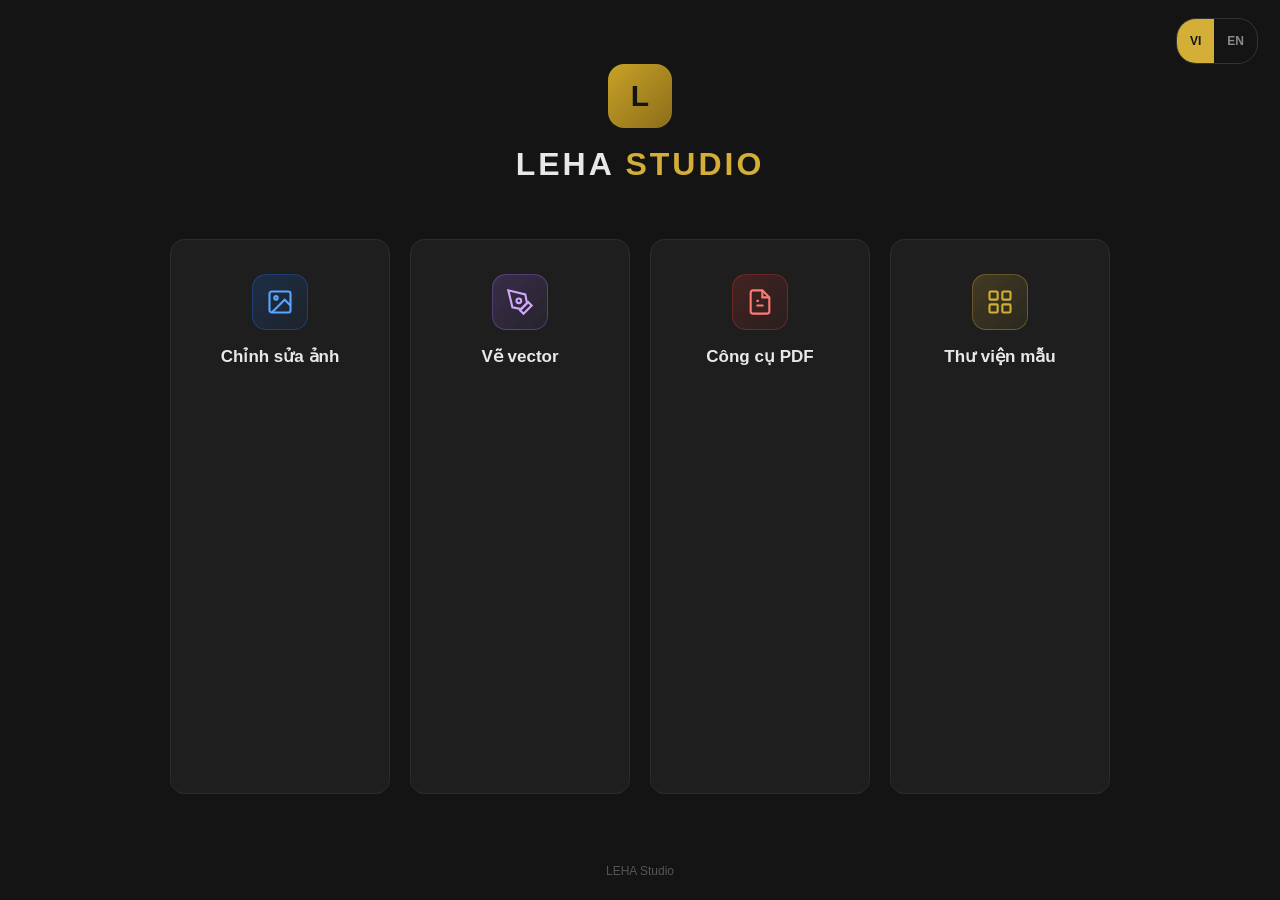
<file: studio/index.html>
<!DOCTYPE html>
<html lang="vi">
<head>
<meta charset="UTF-8">
<meta name="viewport" content="width=device-width, initial-scale=1.0">
<title>LEHA Studio</title>
<style>
  * { margin:0; padding:0; box-sizing:border-box; }
  body { background:#141414; color:#e8e8e8; font-family:-apple-system,"Segoe UI",Roboto,Arial,sans-serif; min-height:100vh; display:flex; flex-direction:column; }
  header { padding:64px 24px 8px; text-align:center; position:relative; }
  .lang { position:absolute; top:18px; right:22px; display:flex; border:1px solid #333; border-radius:20px; overflow:hidden; }
  .lang button { background:transparent; border:0; color:#8a8a8a; font-size:12px; font-weight:700; padding:7px 13px; cursor:pointer; min-height:44px; }
  .lang button.on { background:#d4af37; color:#141414; }
  .logo { width:64px; height:64px; margin:0 auto 18px; border-radius:16px; background:linear-gradient(135deg,#c9a227,#8a6d1a); display:flex; align-items:center; justify-content:center; font-size:30px; font-weight:800; color:#141414; }
  h1 { font-size:32px; letter-spacing:3px; }
  h1 .gold { color:#d4af37; }
  main { flex:1; display:flex; gap:20px; justify-content:center; align-items:stretch; flex-wrap:wrap; padding:48px 24px; max-width:1100px; margin:0 auto; width:100%; }
  .card { background:#1e1e1e; border:1px solid #2c2c2c; border-radius:14px; padding:34px 26px; width:220px; text-decoration:none; color:inherit; transition:transform .15s, border-color .15s, box-shadow .15s; display:flex; flex-direction:column; align-items:center; text-align:center; }
  .card:hover { transform:translateY(-4px); border-color:#d4af37; box-shadow:0 12px 32px rgba(0,0,0,.5); }
  .card .icon { width:56px; height:56px; border-radius:14px; display:flex; align-items:center; justify-content:center; margin-bottom:16px; }
  .card h2 { font-size:17px; font-weight:600; }
  .i-photo { background:linear-gradient(135deg,#1f6feb33,#1f6feb11); border:1px solid #1f6feb55; }
  .i-vector { background:linear-gradient(135deg,#a371f733,#a371f711); border:1px solid #a371f755; }
  .i-pdf { background:linear-gradient(135deg,#da363333,#da363311); border:1px solid #da363355; }
  .i-tpl { background:linear-gradient(135deg,#d4af3733,#d4af3711); border:1px solid #d4af3755; }
  footer { text-align:center; padding:22px; color:#555; font-size:12px; }
  @media (max-width:560px){ main{ gap:14px; padding:32px 16px; } .card{ width:calc(50% - 7px); padding:26px 12px; } }
</style>
</head>
<body>
<header>
  <div class="lang"><button id="lvi" class="on">VI</button><button id="len">EN</button></div>
  <div class="logo">L</div>
  <h1>LEHA <span class="gold">STUDIO</span></h1>
</header>
<main>
  <a class="card" href="photo-editor.html">
    <div class="icon i-photo">
      <svg width="28" height="28" viewBox="0 0 24 24" fill="none" stroke="#58a6ff" stroke-width="1.8"><rect x="3" y="3" width="18" height="18" rx="2"/><circle cx="8.5" cy="8.5" r="1.5"/><path d="M21 15l-5-5L5 21"/></svg>
    </div>
    <h2 data-i="c1"></h2>
  </a>
  <a class="card" href="vector-editor.html">
    <div class="icon i-vector">
      <svg width="28" height="28" viewBox="0 0 24 24" fill="none" stroke="#d2a8ff" stroke-width="1.8"><path d="M12 19l7-7 3 3-7 7-3-3z"/><path d="M18 13l-1.5-7.5L2 2l3.5 14.5L13 18l5-5z"/><circle cx="11" cy="11" r="2"/></svg>
    </div>
    <h2 data-i="c2"></h2>
  </a>
  <a class="card" href="pdf-tools/index.html">
    <div class="icon i-pdf">
      <svg width="28" height="28" viewBox="0 0 24 24" fill="none" stroke="#ff7b72" stroke-width="1.8"><path d="M14 2H6a2 2 0 0 0-2 2v16a2 2 0 0 0 2 2h12a2 2 0 0 0 2-2V8z"/><path d="M14 2v6h6"/><path d="M9 15h6M9 11h2"/></svg>
    </div>
    <h2 data-i="c3"></h2>
  </a>
  <a class="card" href="templates.html">
    <div class="icon i-tpl">
      <svg width="28" height="28" viewBox="0 0 24 24" fill="none" stroke="#d4af37" stroke-width="1.8"><rect x="3" y="3" width="7" height="7" rx="1"/><rect x="14" y="3" width="7" height="7" rx="1"/><rect x="3" y="14" width="7" height="7" rx="1"/><rect x="14" y="14" width="7" height="7" rx="1"/></svg>
    </div>
    <h2 data-i="c4"></h2>
  </a>
</main>
<footer>LEHA Studio</footer>
<script>
var LANG = {
  vi: { c1: "Chỉnh sửa ảnh", c2: "Vẽ vector", c3: "Công cụ PDF", c4: "Thư viện mẫu" },
  en: { c1: "Photo Editor", c2: "Vector Editor", c3: "PDF Tools", c4: "Templates" }
};
function setLang(l) {
  try { localStorage.setItem("leha_lang", l); } catch (e) {}
  document.documentElement.lang = l;
  document.querySelectorAll("[data-i]").forEach(function (el) {
    var k = el.getAttribute("data-i");
    if (LANG[l][k] !== undefined) el.textContent = LANG[l][k];
  });
  document.getElementById("lvi").className = l === "vi" ? "on" : "";
  document.getElementById("len").className = l === "en" ? "on" : "";
}
var initLang = "vi";
try { initLang = localStorage.getItem("leha_lang") || "vi"; } catch (e) {}
if (!LANG[initLang]) initLang = "vi";
document.getElementById("lvi").onclick = function () { setLang("vi"); };
document.getElementById("len").onclick = function () { setLang("en"); };
setLang(initLang);
</script>
</body>
</html>
</file>
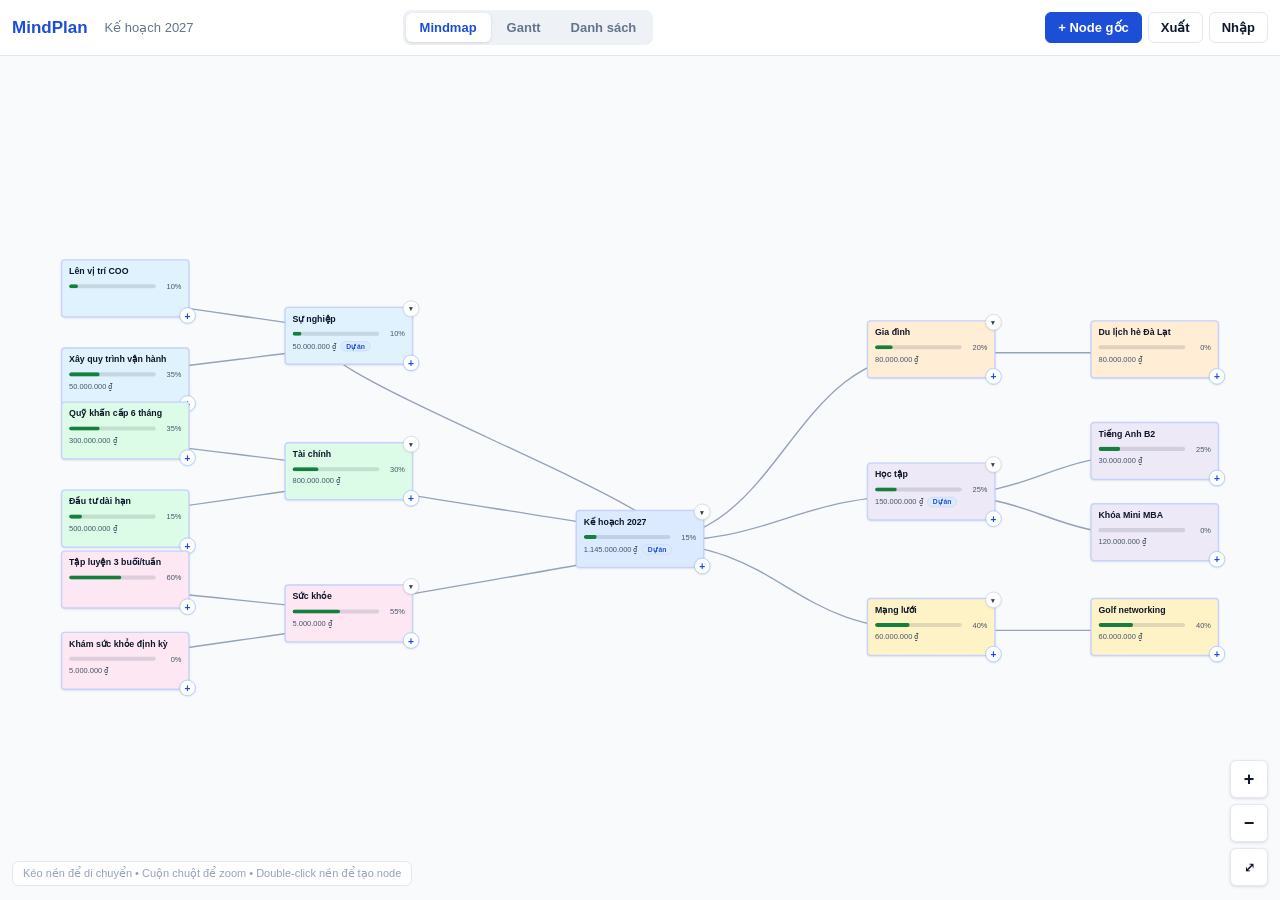
<file: mindplan.html>
<!DOCTYPE html>
<html lang="vi">
<head>
<meta charset="utf-8">
<meta name="viewport" content="width=device-width, initial-scale=1, maximum-scale=1, user-scalable=no">
<title>MindPlan — Bản đồ kế hoạch</title>
<style>
:root{
  --bg:#f1f5f9; --card:#ffffff; --ink:#0f172a; --mut:#64748b;
  --line:#e2e8f0; --pri:#1d4ed8; --pri-soft:#dbeafe; --ok:#15803d;
  --radius:6px; --shadow:0 1px 3px rgba(15,23,42,.12);
}
*{box-sizing:border-box}
html,body{height:100%}
body{margin:0;font-family:-apple-system,BlinkMacSystemFont,"Segoe UI",Roboto,Arial,sans-serif;
  background:var(--bg);color:var(--ink);font-size:14px;overflow:hidden}
/* ===== Header ===== */
header{height:56px;background:var(--card);border-bottom:1px solid var(--line);
  display:flex;align-items:center;gap:8px;padding:0 12px;position:relative;z-index:30}
.logo{font-weight:800;font-size:17px;color:var(--pri);white-space:nowrap}
.mapname{font-size:13px;color:var(--mut);border:1px dashed transparent;border-radius:var(--radius);
  padding:4px 8px;cursor:pointer;white-space:nowrap;overflow:hidden;text-overflow:ellipsis;max-width:180px}
.mapname:hover{border-color:var(--line);background:#f8fafc}
.viewsw{display:flex;background:#eef2f7;border-radius:8px;padding:3px;gap:2px;margin:0 auto}
.viewsw button{border:0;background:transparent;padding:7px 14px;border-radius:var(--radius);
  font-size:13px;font-weight:600;color:var(--mut);cursor:pointer;white-space:nowrap}
.viewsw button.on{background:#fff;color:var(--pri);box-shadow:var(--shadow)}
.hact{margin-left:auto;display:flex;gap:6px}
.btn{border:1px solid var(--line);background:#fff;border-radius:var(--radius);
  padding:7px 12px;font-size:13px;font-weight:600;color:var(--ink);cursor:pointer;white-space:nowrap}
.btn:hover{background:#f8fafc}
.btn.pri{background:var(--pri);border-color:var(--pri);color:#fff}
.btn.pri:hover{background:#1e40af}
.btn.danger{color:#b91c1c;border-color:#fecaca}
.btn.danger:hover{background:#fef2f2}
/* ===== Views ===== */
main{position:absolute;top:56px;left:0;right:0;bottom:0}
.view{position:absolute;inset:0;display:none}
.view.on{display:block}
#view-map{background:#f8fafc}
#cv{width:100%;height:100%;display:block;touch-action:none;user-select:none;-webkit-user-select:none;cursor:grab}
#cv:active{cursor:grabbing}
.edge{fill:none;stroke:#94a3b8;stroke-width:2}
.zoomctl{position:absolute;right:12px;bottom:14px;display:flex;flex-direction:column;gap:6px;z-index:5}
.zoomctl button{width:38px;height:38px;border-radius:var(--radius);border:1px solid var(--line);
  background:#fff;font-size:18px;font-weight:700;color:var(--ink);cursor:pointer;box-shadow:var(--shadow)}
.maphint{position:absolute;left:12px;bottom:14px;font-size:11px;color:#94a3b8;background:rgba(255,255,255,.85);
  padding:5px 10px;border-radius:var(--radius);border:1px solid var(--line);z-index:5}
/* ===== Node ===== */
.mnode{width:190px;min-height:86px;background:#eef2ff;border:2px solid #c7d2fe;border-radius:var(--radius);
  padding:8px 10px 8px;box-shadow:var(--shadow);cursor:grab;position:relative;
  font-family:-apple-system,BlinkMacSystemFont,"Segoe UI",Roboto,Arial,sans-serif}
.mnode.sel{outline:3px solid #93c5fd}
.mnode .nt{font-weight:700;font-size:13px;line-height:1.3;color:#0f172a;
  display:-webkit-box;-webkit-line-clamp:2;-webkit-box-orient:vertical;overflow:hidden;word-break:break-word}
.mnode .nm{display:flex;align-items:center;gap:6px;margin-top:7px}
.mnode .nm span{font-size:11px;color:#475569;min-width:32px;text-align:right}
.pbar{flex:1;height:6px;background:rgba(15,23,42,.12);border-radius:3px;overflow:hidden}
.pbar i{display:block;height:100%;background:var(--ok);border-radius:3px}
.mnode .nb2{margin-top:5px;font-size:11px;color:#475569;display:flex;align-items:center;gap:6px;min-height:14px}
.pj{font-size:10px;font-weight:700;color:#1d4ed8;background:#dbeafe;border:1px solid #bfdbfe;
  border-radius:8px;padding:1px 7px}
.nbtn{position:absolute;width:24px;height:24px;border-radius:50%;border:1px solid #cbd5e1;background:#fff;
  color:#334155;font-size:15px;font-weight:700;line-height:1;cursor:pointer;display:flex;
  align-items:center;justify-content:center;box-shadow:var(--shadow);padding:0}
.nbtn.na{right:-11px;bottom:-11px;color:#1d4ed8;border-color:#93c5fd}
.nbtn.nc{right:-11px;top:-11px;font-size:11px}
/* ===== Panel ===== */
#scrim{position:fixed;inset:0;background:rgba(15,23,42,.35);z-index:40;display:none}
#panel{position:fixed;top:56px;right:0;bottom:0;width:340px;max-width:94vw;background:#fff;z-index:41;
  border-left:1px solid var(--line);box-shadow:-4px 0 16px rgba(15,23,42,.08);
  transform:translateX(105%);transition:transform .22s ease;display:flex;flex-direction:column}
#panel.open{transform:none}
#scrim.open{display:block}
.phead{display:flex;align-items:center;justify-content:space-between;padding:12px 14px;border-bottom:1px solid var(--line)}
.phead b{font-size:15px}
.px{border:0;background:#f1f5f9;width:30px;height:30px;border-radius:var(--radius);font-size:16px;cursor:pointer;color:#475569}
.pbody{padding:14px;overflow-y:auto;flex:1}
.fld{margin-bottom:13px}
.fld label{display:block;font-size:12px;font-weight:700;color:#475569;margin-bottom:5px}
.fld input[type=text],.fld input[type=date],.fld input[type=number],.fld textarea{
  width:100%;border:1px solid var(--line);border-radius:var(--radius);padding:8px 10px;font-size:14px;font-family:inherit}
.fld textarea{min-height:74px;resize:vertical}
.frow{display:flex;gap:10px}
.frow .fld{flex:1}
input[type=range]{width:100%}
.progval{font-weight:700;color:var(--pri)}
.swatches{display:flex;gap:8px;flex-wrap:wrap}
.sw{width:30px;height:30px;border-radius:var(--radius);border:2px solid transparent;cursor:pointer}
.sw.on{border-color:var(--pri)}
.imgprev{max-width:100%;border-radius:var(--radius);border:1px solid var(--line);margin-top:8px;display:block}
.chk{display:flex;align-items:center;gap:8px;font-size:14px}
.chk input{width:18px;height:18px}
.pfoot{padding:12px 14px;border-top:1px solid var(--line);display:flex;gap:8px;flex-wrap:wrap}
.pfoot .btn{flex:1}
/* ===== Gantt ===== */
#view-gantt{overflow:auto;background:#fff;padding:14px}
.gantt{min-width:760px}
.grow{display:flex;border-bottom:1px solid #f1f5f9;min-height:36px;align-items:stretch}
.grow.ghead{background:#f8fafc;font-weight:700;font-size:12px;color:#475569;position:sticky;top:0;z-index:2}
.glabel{width:250px;min-width:250px;padding:7px 10px;font-size:13px;border-right:1px solid var(--line);
  overflow:hidden;text-overflow:ellipsis;white-space:nowrap}
.glabel small{color:#94a3b8;display:block;font-size:11px}
.gtime{flex:1;position:relative}
.gmonths{display:flex;height:100%}
.gm{border-left:1px solid #f1f5f9;font-size:10px;color:#94a3b8;padding:4px 6px;white-space:nowrap;overflow:hidden}
.gbar{position:absolute;top:8px;height:20px;border-radius:4px;border:1px solid;cursor:pointer;overflow:hidden}
.gbar i{display:block;height:100%;background:rgba(21,128,61,.55)}
.gbar:hover{filter:brightness(.96)}
.gempty{padding:40px;text-align:center;color:var(--mut)}
/* ===== WBS list ===== */
#view-list{overflow:auto;background:#fff;padding:14px}
table.wbs{width:100%;border-collapse:collapse;min-width:760px;font-size:13px}
table.wbs th{background:#fef3c7;border:1px solid #fde68a;padding:8px 10px;text-align:left;
  font-size:12px;white-space:nowrap;position:sticky;top:0}
table.wbs td{border:1px solid var(--line);padding:7px 10px;vertical-align:middle}
table.wbs tr:hover td{background:#f8fafc}
.wbsno{color:var(--mut);font-size:12px;white-space:nowrap}
.wbst{font-weight:600}
table.wbs input[type=number]{width:64px;border:1px solid var(--line);border-radius:var(--radius);padding:5px 7px;font-size:13px}
.minibar{width:90px;height:7px;background:#e2e8f0;border-radius:4px;overflow:hidden;display:inline-block;vertical-align:middle;margin-left:8px}
.minibar i{display:block;height:100%;background:var(--ok)}
@media(max-width:640px){
  header{flex-wrap:wrap;height:auto;padding:8px}
  main{top:104px}
  #panel{top:auto;left:0;right:0;bottom:0;width:auto;max-width:none;max-height:72vh;
    border-left:0;border-top:1px solid var(--line);border-radius:12px 12px 0 0;
    transform:translateY(105%)}
  #panel.open{transform:none}
  .mapname{display:none}
  .maphint{display:none}
  .viewsw{order:3;width:100%;margin:4px 0 0}
  .viewsw button{flex:1}
  .glabel{width:150px;min-width:150px}
}
</style>
</head>
<body>
<header>
  <div class="logo">MindPlan</div>
  <div class="mapname" id="mapName" title="Đổi tên bản đồ"></div>
  <nav class="viewsw">
    <button data-v="map" class="on">Mindmap</button>
    <button data-v="gantt">Gantt</button>
    <button data-v="list">Danh sách</button>
  </nav>
  <div class="hact">
    <button class="btn pri" id="btnAddRoot">+ Node gốc</button>
    <button class="btn" id="btnExport">Xuất</button>
    <button class="btn" id="btnImport">Nhập</button>
  </div>
</header>
<main>
  <section class="view on" id="view-map">
    <svg id="cv" oncontextmenu="return false">
      <g id="world"><g id="edges"></g><g id="nodes"></g></g>
    </svg>
    <div class="zoomctl">
      <button id="zIn" title="Phóng to">+</button>
      <button id="zOut" title="Thu nhỏ">−</button>
      <button id="zFit" title="Vừa khung" style="font-size:13px">⤢</button>
    </div>
    <div class="maphint">Kéo nền để di chuyển • Cuộn chuột để zoom • Double-click nền để tạo node</div>
  </section>
  <section class="view" id="view-gantt"><div id="ganttBox"></div></section>
  <section class="view" id="view-list"><div id="listBox"></div></section>
</main>
<div id="scrim"></div>
<aside id="panel">
  <div class="phead"><b>Chi tiết nhánh</b><button class="px" id="btnClosePanel">×</button></div>
  <div class="pbody">
    <div class="fld"><label>Tiêu đề</label><input type="text" id="fTitle"></div>
    <div class="fld"><label class="chk"><input type="checkbox" id="fProj"> Đánh dấu là Dự án</label></div>
    <div class="fld"><label>Màu sắc</label><div class="swatches" id="fColors"></div></div>
    <div class="fld"><label>Ghi chú</label><textarea id="fNote" placeholder="Ghi chú cho nhánh này..."></textarea></div>
    <div class="fld"><label>Hình ảnh</label>
      <div><button class="btn" id="btnImg">Chọn ảnh</button>
      <button class="btn danger" id="btnImgDel" style="display:none">Xóa ảnh</button></div>
      <img class="imgprev" id="imgPrev" style="display:none" alt="">
    </div>
    <div class="frow">
      <div class="fld"><label>Bắt đầu</label><input type="date" id="fStart"></div>
      <div class="fld"><label>Kết thúc</label><input type="date" id="fEnd"></div>
    </div>
    <div class="fld"><label>Tiến độ: <span class="progval" id="fProgV">0%</span></label>
      <input type="range" id="fProg" min="0" max="100" step="1"></div>
    <div class="frow">
      <div class="fld"><label>Ngân sách (₫)</label><input type="number" id="fBudget" min="0" step="1000"></div>
      <div class="fld"><label>Chi phí thực (₫)</label><input type="number" id="fCost" min="0" step="1000"></div>
    </div>
    <div class="fld"><label>Người phụ trách</label><input type="text" id="fAssign" placeholder="Tên người phụ trách"></div>
  </div>
  <div class="pfoot">
    <button class="btn pri" id="btnAddChild">+ Nhánh con</button>
    <button class="btn" id="btnCollapse">Thu gọn</button>
    <button class="btn danger" id="btnDelete">Xóa</button>
  </div>
</aside>
<input type="file" id="fileImg" accept="image/*" hidden>
<input type="file" id="fileJson" accept="application/json,.json" hidden>
<script>
'use strict';
/* ============ Tiện ích ============ */
const $=s=>document.querySelector(s);
const uid=()=>'n'+Date.now().toString(36)+Math.random().toString(36).slice(2,7);
const esc=s=>String(s==null?'':s).replace(/[&<>"']/g,c=>({'&':'&amp;','<':'&lt;','>':'&gt;','"':'&quot;',"'":'&#39;'}[c]));
const fmtMoney=v=>{v=Number(v)||0;return v? v.toLocaleString('vi-VN')+' ₫':'—';};
const fmtDate=s=>{if(!s)return '—';const d=new Date(s+'T00:00:00');return isNaN(d)?'—':d.toLocaleDateString('vi-VN');};
const debounce=(fn,ms)=>{let t;return function(){clearTimeout(t);const a=arguments,s=this;t=setTimeout(()=>fn.apply(s,a),ms);};};
function download(name,text){const b=new Blob([text],{type:'application/json'});const u=URL.createObjectURL(b);
  const a=document.createElement('a');a.href=u;a.download=name;document.body.appendChild(a);a.click();
  setTimeout(()=>{URL.revokeObjectURL(u);a.remove();},300);}
const COLORS=['#dbeafe','#dcfce7','#fef3c7','#ffedd5','#fce7f3','#ede9f6','#e0f2fe','#f1f5f9'];

/* ============ Kho dữ liệu ============ */
const LSKEY='mindplan_data';
let DB={name:'Kế hoạch 2027',nodes:[]};
function save(){try{localStorage.setItem(LSKEY,JSON.stringify(DB));}catch(e){}}
const saveSoon=debounce(save,400);
function load(){
  try{const s=localStorage.getItem(LSKEY);
    if(s){const o=JSON.parse(s);if(o&&Array.isArray(o.nodes)){DB=o;return;}}}catch(e){}
  DB=demoData();save();
}
function nodeDefaults(){return{id:uid(),parentId:null,title:'Nhánh mới',note:'',image:'',
  start:'',end:'',assignee:'',progress:0,budget:0,cost:0,x:0,y:0,color:'#eef2ff',collapsed:false,isProject:false};}

/* ============ Dữ liệu mẫu ============ */
function demoData(){
  const nodes=[];
  const add=o=>{const n=Object.assign(nodeDefaults(),o);nodes.push(n);return n;};
  const root=add({title:'Kế hoạch 2027',x:0,y:0,color:'#dbeafe',isProject:true,
    note:'Bản đồ kế hoạch trọn đời. Vẽ nhánh, gán thông tin, xem Gantt và danh sách.',
    start:'2027-01-01',end:'2027-12-31',progress:15});
  const br=(t,x,y,o)=>add(Object.assign({title:t,parentId:root.id,x:x,y:y},o||{}));
  const n1=br('Sự nghiệp',-430,-300,{color:'#e0f2fe',isProject:true,start:'2027-01-01',end:'2027-12-31',progress:10,note:'Hướng tới vị trí điều hành.'});
  const n2=br('Tài chính',-430,-100,{color:'#dcfce7',start:'2027-01-01',end:'2027-12-31',progress:30});
  const n3=br('Sức khỏe',-430,110,{color:'#fce7f3',progress:55});
  const n4=br('Gia đình',430,-280,{color:'#ffedd5',progress:20});
  const n5=br('Học tập',430,-70,{color:'#ede9f6',isProject:true,progress:25});
  const n6=br('Mạng lưới',430,130,{color:'#fef3c7',progress:40});
  const ch=(p,t,dx,dy,o)=>add(Object.assign({title:t,parentId:p.id,x:p.x+dx,y:p.y+dy,color:p.color},o||{}));
  ch(n1,'Lên vị trí COO',-330,-70,{assignee:'Tôi',start:'2027-01-15',end:'2027-12-31',progress:10,budget:0});
  ch(n1,'Xây quy trình vận hành',-330,60,{start:'2027-02-01',end:'2027-06-30',progress:35,budget:50000000});
  ch(n2,'Quỹ khẩn cấp 6 tháng',-330,-60,{progress:35,budget:300000000,cost:105000000});
  ch(n2,'Đầu tư dài hạn',-330,70,{progress:15,budget:500000000});
  ch(n3,'Tập luyện 3 buổi/tuần',-330,-50,{progress:60});
  ch(n3,'Khám sức khỏe định kỳ',-330,70,{start:'2027-06-01',end:'2027-06-02',progress:0,budget:5000000});
  ch(n4,'Du lịch hè Đà Lạt',330,0,{assignee:'Cả nhà',start:'2027-07-01',end:'2027-07-05',progress:0,budget:80000000});
  ch(n5,'Tiếng Anh B2',330,-60,{progress:25,budget:30000000,cost:8000000});
  ch(n5,'Khóa Mini MBA',330,60,{start:'2027-09-01',end:'2027-12-15',progress:0,budget:120000000});
  ch(n6,'Golf networking',330,0,{progress:40,budget:60000000,cost:24000000});
  return {name:'Kế hoạch 2027',nodes:nodes};
}

/* ============ Hàm cây ============ */
const byId=id=>DB.nodes.find(n=>n.id===id);
const children=pid=>DB.nodes.filter(n=>n.parentId===pid);
const roots=()=>DB.nodes.filter(n=>!n.parentId||!byId(n.parentId));
function isVisible(n){let p=n.parentId?byId(n.parentId):null;
  while(p){if(p.collapsed)return false;p=p.parentId?byId(p.parentId):null;}return true;}
function effBudget(n){const ch=children(n.id);
  if(ch.length)return ch.reduce((s,c)=>s+effBudget(c),0);return Number(n.budget)||0;}
function effCost(n){const ch=children(n.id);
  if(ch.length)return ch.reduce((s,c)=>s+effCost(c),0);return Number(n.cost)||0;}
function descendants(id){const out=[];const walk=p=>{children(p).forEach(c=>{out.push(c.id);walk(c.id);});};walk(id);return out;}
function wbsNumber(n){const parts=[];let c=n;
  while(c){const sibs=c.parentId?children(c.parentId):roots();parts.unshift(sibs.indexOf(c)+1);
    c=c.parentId?byId(c.parentId):null;}return parts.join('.');}

/* ============ CRUD (mọi view dùng chung) ============ */
let selectedId=null, currentView='map';
function updateNode(id,patch){const n=byId(id);if(!n)return;
  Object.assign(n,patch);saveSoon();refresh();}
function addNode(parentId,x,y){
  const p=parentId?byId(parentId):null;
  const sibs=parentId?children(parentId):roots();
  const n=nodeDefaults();
  n.parentId=parentId||null;
  n.title=parentId?'Nhánh con mới':'Node gốc mới';
  n.color=p?p.color:COLORS[DB.nodes.length%COLORS.length];
  if(x==null||y==null){
    if(p){n.x=p.x+300;n.y=p.y+(sibs.length-0.5)*110;}
    else{n.x=(sibs.length)*240;n.y=120;}
  }else{n.x=x;n.y=y;}
  DB.nodes.push(n);saveSoon();refresh();return n;
}
function deleteNode(id){
  const n=byId(id);if(!n)return;
  const hasCh=descendants(id).length>0;
  if(!confirm('Xóa "'+(n.title||'nhánh')+'"'+(hasCh?' và toàn bộ '+hasCh+' nhánh con':'')+'?'))return;
  const ids={};ids[id]=1;descendants(id).forEach(d=>ids[d]=1);
  DB.nodes=DB.nodes.filter(m=>!ids[m.id]);
  if(selectedId===id||ids[selectedId])closePanel();
  saveSoon();refresh();
}
function toggleCollapse(id){const n=byId(id);if(!n)return;updateNode(id,{collapsed:!n.collapsed});}

/* ============ VIEW MINDMAP ============ */
const svg=$('#cv'), world=$('#world'), gE=$('#edges'), gN=$('#nodes');
const view={x:0,y:0,k:1};
const NW=190, NH=96;
function applyView(){world.setAttribute('transform','translate('+view.x+','+view.y+') scale('+view.k+')');}
function zoomAt(px,py,f){
  const nk=Math.min(2.5,Math.max(0.25,view.k*f));if(nk===view.k)return;
  const wx=(px-view.x)/view.k, wy=(py-view.y)/view.k;
  view.k=nk;view.x=px-wx*nk;view.y=py-wy*nk;applyView();
}
function centerOn(n){const r=svg.getBoundingClientRect();
  view.x=r.width/2-n.x*view.k;view.y=r.height/2-n.y*view.k;applyView();}
function fitView(){
  const vis=DB.nodes.filter(isVisible);if(!vis.length)return;
  let x1=1e9,y1=1e9,x2=-1e9,y2=-1e9;
  vis.forEach(n=>{x1=Math.min(x1,n.x-NW/2);y1=Math.min(y1,n.y-NH/2);x2=Math.max(x2,n.x+NW/2);y2=Math.max(y2,n.y+NH/2);});
  const r=svg.getBoundingClientRect(),pad=90;
  const k=Math.min(1.25,Math.max(0.25,Math.min(r.width/(x2-x1+pad*2),r.height/(y2-y1+pad*2))));
  view.k=k;view.x=r.width/2-(x1+x2)/2*k;view.y=r.height/2-(y1+y2)/2*k;applyView();
}
function edgeD(p,c){const dx=Math.max(50,Math.abs(c.x-p.x)/2);
  return 'M '+p.x+' '+p.y+' C '+(p.x+dx)+' '+p.y+', '+(c.x-dx)+' '+c.y+', '+c.x+' '+c.y;}
function positionEdges(){
  let h='';
  DB.nodes.filter(isVisible).forEach(n=>{
    if(!n.parentId)return;const p=byId(n.parentId);
    if(p&&isVisible(p))h+='<path class="edge" d="'+edgeD(p,n)+'"/>';
  });
  gE.innerHTML=h;
}
function nodeHTML(n){
  const ch=children(n.id), eb=effBudget(n);
  return '<div xmlns="http://www.w3.org/1999/xhtml" class="mnode'+(n.id===selectedId?' sel':'')+'" data-id="'+n.id+'" style="background:'+esc(n.color||'#eef2ff')+'">'
    +'<div class="nt">'+esc(n.title||'Không tên')+'</div>'
    +'<div class="nm"><div class="pbar"><i style="width:'+(Number(n.progress)||0)+'%"></i></div><span>'+(Number(n.progress)||0)+'%</span></div>'
    +'<div class="nb2">'+(eb?'<span>'+fmtMoney(eb)+'</span>':'<span></span>')+(n.isProject?'<span class="pj">Dự án</span>':'')+'</div>'
    +'<button class="nbtn na" data-act="add" data-id="'+n.id+'" title="Thêm nhánh con">+</button>'
    +(ch.length?'<button class="nbtn nc" data-act="col" data-id="'+n.id+'" title="Thu gọn / Mở rộng">'+(n.collapsed?'▸':'▾')+'</button>':'')
    +'</div>';
}
function renderMap(){
  gE.innerHTML='';gN.innerHTML='';
  positionEdges();
  const ns='http://www.w3.org/2000/svg', fns='http://www.w3.org/1999/xhtml';
  DB.nodes.filter(isVisible).forEach(n=>{
    const g=document.createElementNS(ns,'g');
    g.setAttribute('transform','translate('+n.x+','+n.y+')');
    g.setAttribute('data-gid',n.id);
    const fo=document.createElementNS(ns,'foreignObject');
    fo.setAttribute('x',-(NW/2+14));fo.setAttribute('y',-(NH/2+14));
    fo.setAttribute('width',NW+28);fo.setAttribute('height',NH+28);
    const d=document.createElement('div');d.setAttribute('xmlns',fns);
    d.setAttribute('style','padding:14px;');
    d.innerHTML=nodeHTML(n);
    fo.appendChild(d);g.appendChild(fo);gN.appendChild(g);
  });
  applyView();
}
function positionNode(n){
  const g=gN.querySelector('[data-gid="'+n.id+'"]');
  if(g)g.setAttribute('transform','translate('+n.x+','+n.y+')');
}
/* Kéo node */
let dragN=null;
gN.addEventListener('pointerdown',e=>{
  if(e.target.closest('button'))return;
  const nd=e.target.closest('.mnode');if(!nd)return;
  const id=nd.dataset.id,n=byId(id);if(!n)return;
  dragN={id:id,sx:e.clientX,sy:e.clientY,ox:n.x,oy:n.y,moved:false};
  try{gN.setPointerCapture(e.pointerId);}catch(err){}
  e.preventDefault();e.stopPropagation();
});
gN.addEventListener('pointermove',e=>{
  if(!dragN)return;
  const dx=(e.clientX-dragN.sx)/view.k, dy=(e.clientY-dragN.sy)/view.k;
  if(Math.abs(e.clientX-dragN.sx)+Math.abs(e.clientY-dragN.sy)>5)dragN.moved=true;
  const n=byId(dragN.id);if(!n)return;
  n.x=dragN.ox+dx;n.y=dragN.oy+dy;
  positionNode(n);positionEdges();
});
function endDragN(e){
  if(!dragN)return;
  const d=dragN;dragN=null;
  if(d.moved){saveSoon();}
  else{selectNode(d.id);}
}
gN.addEventListener('pointerup',endDragN);
gN.addEventListener('pointercancel',()=>{dragN=null;});
gN.addEventListener('click',e=>{
  const b=e.target.closest('button[data-act]');if(!b)return;
  e.stopPropagation();
  const id=b.dataset.id,act=b.dataset.act;
  if(act==='add'){const c=addNode(id);selectNode(c.id);}
  else if(act==='col'){toggleCollapse(id);}
});
/* Pan + pinch trên nền */
const ptrs=new Map();let panSt=null,pinchSt=null;
const pdist=(a,b)=>Math.hypot(a.x-b.x,a.y-b.y);
svg.addEventListener('pointerdown',e=>{
  if(e.target.closest('.mnode'))return;
  ptrs.set(e.pointerId,{x:e.clientX,y:e.clientY});
  try{svg.setPointerCapture(e.pointerId);}catch(err){}
  if(ptrs.size===1){panSt={sx:e.clientX,sy:e.clientY,ox:view.x,oy:view.y,moved:false};}
  else if(ptrs.size===2){const p=Array.from(ptrs.values());
    const r=svg.getBoundingClientRect();
    pinchSt={d:pdist(p[0],p[1]),k:view.k,mx:(p[0].x+p[1].x)/2-r.left,my:(p[0].y+p[1].y)/2-r.top};
    panSt=null;}
});
svg.addEventListener('pointermove',e=>{
  if(!ptrs.has(e.pointerId))return;
  ptrs.set(e.pointerId,{x:e.clientX,y:e.clientY});
  if(ptrs.size===2&&pinchSt){
    const p=Array.from(ptrs.values()),d=pdist(p[0],p[1]);
    if(d<10)return;
    const r=svg.getBoundingClientRect();
    const mx=(p[0].x+p[1].x)/2-r.left,my=(p[0].y+p[1].y)/2-r.top;
    const nk=Math.min(2.5,Math.max(0.25,pinchSt.k*d/pinchSt.d));
    const wx=(mx-view.x)/view.k,wy=(my-view.y)/view.k;
    view.k=nk;view.x=mx-wx*nk;view.y=my-wy*nk;applyView();
  }else if(panSt){
    view.x=panSt.ox+(e.clientX-panSt.sx);view.y=panSt.oy+(e.clientY-panSt.sy);
    if(Math.abs(e.clientX-panSt.sx)+Math.abs(e.clientY-panSt.sy)>5)panSt.moved=true;
    applyView();
  }
});
function endPan(e){ptrs.delete(e.pointerId);
  if(ptrs.size<2)pinchSt=null;
  if(ptrs.size===0){if(panSt&&!panSt.moved&&selectedId){/* click nền: bỏ chọn */}panSt=null;}}
svg.addEventListener('pointerup',endPan);
svg.addEventListener('pointercancel',endPan);
svg.addEventListener('dblclick',e=>{
  if(e.target.closest('.mnode'))return;
  const r=svg.getBoundingClientRect();
  const wx=(e.clientX-r.left-view.x)/view.k, wy=(e.clientY-r.top-view.y)/view.k;
  const n=addNode(null,wx,wy);selectNode(n.id);
});
svg.addEventListener('wheel',e=>{e.preventDefault();
  const r=svg.getBoundingClientRect();
  zoomAt(e.clientX-r.left,e.clientY-r.top,Math.pow(1.0016,-e.deltaY));
},{passive:false});
$('#zIn').onclick=()=>{const r=svg.getBoundingClientRect();zoomAt(r.width/2,r.height/2,1.25);};
$('#zOut').onclick=()=>{const r=svg.getBoundingClientRect();zoomAt(r.width/2,r.height/2,0.8);};
$('#zFit').onclick=fitView;

/* ============ PANEL CHI TIẾT ============ */
function selectNode(id){selectedId=id;
  gN.querySelectorAll('.mnode.sel').forEach(m=>m.classList.remove('sel'));
  const g=gN.querySelector('[data-gid="'+id+'"] .mnode');
  if(g)g.classList.add('sel');
  openPanel(id);
}
function openPanel(id){
  const n=byId(id);if(!n){closePanel();return;}
  $('#fTitle').value=n.title||'';
  $('#fProj').checked=!!n.isProject;
  $('#fNote').value=n.note||'';
  $('#fStart').value=n.start||'';
  $('#fEnd').value=n.end||'';
  $('#fProg').value=Number(n.progress)||0;
  $('#fProgV').textContent=(Number(n.progress)||0)+'%';
  $('#fBudget').value=Number(n.budget)||'';
  $('#fCost').value=Number(n.cost)||'';
  $('#fAssign').value=n.assignee||'';
  document.querySelectorAll('#fColors .sw').forEach(s=>s.classList.toggle('on',s.dataset.c===(n.color||'#eef2ff')));
  const pv=$('#imgPrev');
  if(n.image){pv.src=n.image;pv.style.display='block';$('#btnImgDel').style.display='inline-block';}
  else{pv.src='';pv.style.display='none';$('#btnImgDel').style.display='none';}
  $('#btnCollapse').textContent=n.collapsed?'Mở rộng':'Thu gọn';
  $('#panel').classList.add('open');
  if(window.innerWidth<=640)$('#scrim').classList.add('open');
}
function closePanel(){selectedId=null;
  $('#panel').classList.remove('open');$('#scrim').classList.remove('open');
  gN.querySelectorAll('.mnode.sel').forEach(m=>m.classList.remove('sel'));
}
$('#btnClosePanel').onclick=closePanel;
$('#scrim').onclick=closePanel;
(function initColors(){
  const box=$('#fColors');
  COLORS.forEach(c=>{const s=document.createElement('div');s.className='sw';s.dataset.c=c;s.style.background=c;
    s.onclick=()=>{if(selectedId){updateNode(selectedId,{color:c});
      document.querySelectorAll('#fColors .sw').forEach(x=>x.classList.toggle('on',x===s));}};
    box.appendChild(s);});
})();
$('#fTitle').addEventListener('input',e=>{if(selectedId)updateNode(selectedId,{title:e.target.value});});
$('#fNote').addEventListener('input',e=>{if(selectedId)updateNode(selectedId,{note:e.target.value});});
$('#fStart').addEventListener('change',e=>{if(selectedId)updateNode(selectedId,{start:e.target.value});});
$('#fEnd').addEventListener('change',e=>{if(selectedId)updateNode(selectedId,{end:e.target.value});});
$('#fProg').addEventListener('input',e=>{if(!selectedId)return;
  $('#fProgV').textContent=e.target.value+'%';updateNode(selectedId,{progress:Number(e.target.value)});});
$('#fBudget').addEventListener('change',e=>{if(selectedId)updateNode(selectedId,{budget:Number(e.target.value)||0});});
$('#fCost').addEventListener('change',e=>{if(selectedId)updateNode(selectedId,{cost:Number(e.target.value)||0});});
$('#fAssign').addEventListener('input',e=>{if(selectedId)updateNode(selectedId,{assignee:e.target.value});});
$('#fProj').addEventListener('change',e=>{if(selectedId)updateNode(selectedId,{isProject:e.target.checked});});
$('#btnAddChild').onclick=()=>{if(selectedId){const c=addNode(selectedId);selectNode(c.id);}};
$('#btnCollapse').onclick=()=>{if(selectedId){toggleCollapse(selectedId);openPanel(selectedId);}};
$('#btnDelete').onclick=()=>{if(selectedId)deleteNode(selectedId);};
$('#btnImg').onclick=()=>{if(selectedId)$('#fileImg').click();};
$('#fileImg').addEventListener('change',e=>{
  const f=e.target.files[0];if(!f||!selectedId)return;
  const rd=new FileReader();
  rd.onload=()=>{updateNode(selectedId,{image:rd.result});openPanel(selectedId);};
  rd.readAsDataURL(f);e.target.value='';
});
$('#btnImgDel').onclick=()=>{if(selectedId){updateNode(selectedId,{image:''});openPanel(selectedId);}};

/* ============ VIEW GANTT ============ */
function ganttData(){
  const rows=[];
  const walk=(pid,depth)=>{children(pid).forEach(c=>{rows.push({n:c,depth:depth});walk(c.id,depth+1);});};
  roots().forEach(r=>{rows.push({n:r,depth:0});walk(r.id,1);});
  return rows.filter(x=>x.n.start&&x.n.end&&x.n.end>=x.n.start);
}
function renderGantt(){
  const box=$('#ganttBox'),rows=ganttData();
  if(!rows.length){box.innerHTML='<div class="gempty">Chưa có nhánh nào có ngày bắt đầu/kết thúc.<br>Mở Mindmap, chọn nhánh và nhập ngày trong panel chi tiết.</div>';return;}
  let mn=null,mx=null;
  rows.forEach(x=>{if(!mn||x.n.start<mn)mn=x.n.start;if(!mx||x.n.end>mx)mx=x.n.end;});
  const d0=new Date(mn+'T00:00:00'),d1=new Date(mx+'T00:00:00');
  d0.setDate(d0.getDate()-7);d1.setDate(d1.getDate()+7);
  const total=Math.max(1,(d1-d0)/86400000);
  const months=[];const dm=new Date(d0.getFullYear(),d0.getMonth(),1);
  const em=new Date(d1.getFullYear(),d1.getMonth(),1);
  while(dm<=em){months.push(new Date(dm));dm.setMonth(dm.getMonth()+1);}
  let h='<div class="gantt">';
  h+='<div class="grow ghead"><div class="glabel">Nhánh</div><div class="gtime"><div class="gmonths">';
  months.forEach(m=>{
    const nd=new Date(m.getFullYear(),m.getMonth()+1,0).getDate();
    const w=Math.max(2,nd/total*100);
    h+='<div class="gm" style="width:'+w+'%">T'+(m.getMonth()+1)+'/'+String(m.getFullYear()).slice(2)+'</div>';
  });
  h+='</div></div></div>';
  rows.forEach(x=>{
    const n=x.n;
    const s=new Date(n.start+'T00:00:00'),e2=new Date(n.end+'T00:00:00');
    const l=Math.max(0,(s-d0)/86400000/total*100);
    const w=Math.max(0.8,(e2-s)/86400000/total*100+0.4);
    h+='<div class="grow"><div class="glabel" style="padding-left:'+(10+x.depth*16)+'px">'+esc(n.title)
      +'<small>'+fmtDate(n.start)+' → '+fmtDate(n.end)+' • '+(Number(n.progress)||0)+'%</small></div>'
      +'<div class="gtime"><div class="gbar" data-id="'+n.id+'" title="'+esc(n.title)+' — bấm để xem trên Mindmap"'
      +' style="left:'+l+'%;width:'+w+'%;background:'+esc(n.color||'#eef2ff')+';border-color:#94a3b8">'
      +'<i style="width:'+(Number(n.progress)||0)+'%"></i></div></div></div>';
  });
  h+='</div>';
  box.innerHTML=h;
  box.querySelectorAll('.gbar').forEach(b=>{b.onclick=()=>{
    showView('map');const n=byId(b.dataset.id);
    if(n){if(view.k<0.9){view.k=1;}centerOn(n);selectNode(n.id);}};});
}

/* ============ VIEW DANH SÁCH / WBS ============ */
function renderList(){
  const box=$('#listBox');
  if(!DB.nodes.length){box.innerHTML='<div class="gempty">Chưa có dữ liệu.</div>';return;}
  let h='<table class="wbs"><thead><tr><th>WBS</th><th>Tiêu đề</th><th>Bắt đầu</th><th>Kết thúc</th>'
    +'<th>Tiến độ</th><th>Ngân sách</th><th>Phụ trách</th></tr></thead><tbody>';
  const walk=(pid,depth,prefix)=>{
    children(pid).forEach((n,idx)=>{
      const no=prefix?prefix+'.'+(idx+1):String(idx+1);
      const p=Number(n.progress)||0;
      h+='<tr><td class="wbsno">'+no+'</td>'
        +'<td><span class="wbst" style="padding-left:'+(depth*18)+'px">'+esc(n.title||'Không tên')
        +(n.isProject?' <span class="pj">Dự án</span>':'')+'</span></td>'
        +'<td>'+fmtDate(n.start)+'</td><td>'+fmtDate(n.end)+'</td>'
        +'<td><input type="number" min="0" max="100" value="'+p+'" data-pg="'+n.id+'">'
        +'<span class="minibar"><i style="width:'+p+'%"></i></span></td>'
        +'<td>'+fmtMoney(effBudget(n))+'</td>'
        +'<td>'+esc(n.assignee||'—')+'</td></tr>';
      walk(n.id,depth+1,no);
    });
  };
  roots().forEach((r,idx)=>{
    const no=String(idx+1),p=Number(r.progress)||0;
    h+='<tr><td class="wbsno">'+no+'</td>'
      +'<td><span class="wbst">'+esc(r.title||'Không tên')+(r.isProject?' <span class="pj">Dự án</span>':'')+'</span></td>'
      +'<td>'+fmtDate(r.start)+'</td><td>'+fmtDate(r.end)+'</td>'
      +'<td><input type="number" min="0" max="100" value="'+p+'" data-pg="'+r.id+'">'
      +'<span class="minibar"><i style="width:'+p+'%"></i></span></td>'
      +'<td>'+fmtMoney(effBudget(r))+'</td><td>'+esc(r.assignee||'—')+'</td></tr>';
    walk(r.id,1,no);
  });
  h+='</tbody></table>';
  box.innerHTML=h;
  box.querySelectorAll('[data-pg]').forEach(inp=>{
    inp.addEventListener('change',()=>{
      let v=Math.round(Number(inp.value)||0);v=Math.min(100,Math.max(0,v));
      updateNode(inp.dataset.pg,{progress:v});
    });
  });
}

/* ============ Chuyển view / toolbar ============ */
function showView(v){
  currentView=v;
  document.querySelectorAll('.view').forEach(x=>x.classList.remove('on'));
  $('#view-'+v).classList.add('on');
  document.querySelectorAll('.viewsw button').forEach(b=>b.classList.toggle('on',b.dataset.v===v));
  refresh();
}
function refresh(){
  $('#mapName').textContent=DB.name||'Bản đồ';
  if(currentView==='map')renderMap();
  else if(currentView==='gantt')renderGantt();
  else renderList();
}
document.querySelectorAll('.viewsw button').forEach(b=>{b.onclick=()=>showView(b.dataset.v);});
$('#mapName').onclick=()=>{
  const t=prompt('Tên bản đồ:',DB.name||'');
  if(t!=null&&t.trim()){DB.name=t.trim();saveSoon();refresh();}
};
$('#btnAddRoot').onclick=()=>{
  const r=svg.getBoundingClientRect();
  const wx=(r.width/2-view.x)/view.k, wy=(r.height/2-view.y)/view.k;
  if(currentView!=='map')showView('map');
  const n=addNode(null,wx,wy);selectNode(n.id);
};
/* Xuất / Nhập JSON */
$('#btnExport').onclick=()=>{
  const d=new Date(),p=n=>String(n).padStart(2,'0');
  download('mindplan-'+d.getFullYear()+p(d.getMonth()+1)+p(d.getDate())+'.json',JSON.stringify(DB,null,2));
};
$('#btnImport').onclick=()=>$('#fileJson').click();
$('#fileJson').addEventListener('change',e=>{
  const f=e.target.files[0];if(!f)return;
  const rd=new FileReader();
  rd.onload=()=>{try{
      const o=JSON.parse(rd.result);
      if(!o||!Array.isArray(o.nodes))throw new Error('bad');
      DB={name:o.name||'Bản đồ',nodes:o.nodes};
      closePanel();save();refresh();fitView();
      alert('Đã nhập '+o.nodes.length+' nhánh.');
    }catch(err){alert('File không hợp lệ.');}};
  rd.readAsText(f);e.target.value='';
});
/* Phím tắt */
document.addEventListener('keydown',e=>{
  if(e.key==='Escape')closePanel();
  if(e.key==='Delete'&&selectedId&&document.activeElement.tagName!=='INPUT'&&document.activeElement.tagName!=='TEXTAREA')deleteNode(selectedId);
});
/* ============ Khởi động ============ */
load();
refresh();
fitView();
</script>
</body>
</html>
</file>
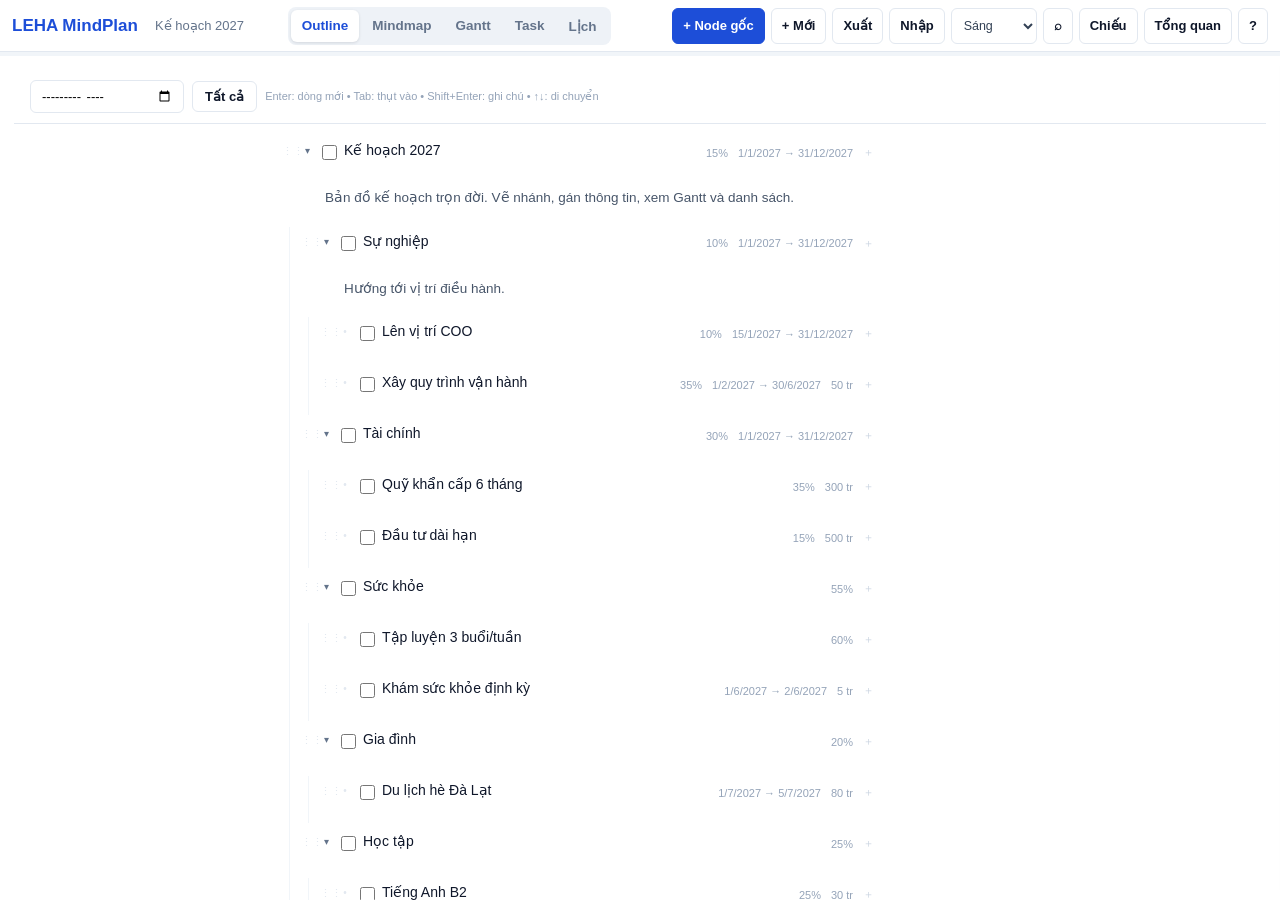
<file: mindplan/v1.html>
<!DOCTYPE html>
<html lang="vi">
<head>
<meta charset="utf-8">
<meta name="viewport" content="width=device-width, initial-scale=1">
<title>LEHA MindPlan — Bản đồ kế hoạch</title>
<style>
:root{
  --bg:#f1f5f9; --card:#ffffff; --ink:#0f172a; --mut:#64748b;
  --line:#e2e8f0; --pri:#1d4ed8; --pri-soft:#dbeafe; --ok:#15803d;
  --radius:6px; --shadow:0 1px 3px rgba(15,23,42,.12);
}
*{box-sizing:border-box}
html,body{height:100%}
body{margin:0;font-family:-apple-system,BlinkMacSystemFont,"Segoe UI",Roboto,Arial,sans-serif;
  background:var(--bg);color:var(--ink);font-size:14px;overflow:hidden}
/* ===== Header ===== */
header{height:56px;background:var(--card);border-bottom:1px solid var(--line);
  display:flex;align-items:center;gap:8px;padding:0 12px;position:relative;z-index:30}
.logo{font-weight:800;font-size:17px;color:var(--pri);white-space:nowrap}
.mapname{font-size:13px;color:var(--mut);border:1px dashed transparent;border-radius:var(--radius);
  padding:4px 8px;cursor:pointer;white-space:nowrap;overflow:hidden;text-overflow:ellipsis;max-width:180px}
.mapname:hover{border-color:var(--line);background:#f8fafc}
.viewsw{display:flex;background:#eef2f7;border-radius:8px;padding:3px;gap:2px;margin:0 auto}
.viewsw button{border:0;background:transparent;padding:7px 14px;border-radius:var(--radius);
  font-size:13px;font-weight:600;color:var(--mut);cursor:pointer;white-space:nowrap}
.viewsw button.on{background:#fff;color:var(--pri);box-shadow:var(--shadow)}
.hact{margin-left:auto;display:flex;gap:6px}
.btn{border:1px solid var(--line);background:#fff;border-radius:var(--radius);
  padding:7px 12px;font-size:13px;font-weight:600;color:var(--ink);cursor:pointer;white-space:nowrap}
.btn:hover{background:#f8fafc}
.btn.pri{background:var(--pri);border-color:var(--pri);color:#fff}
.btn.pri:hover{background:#1e40af}
.btn.danger{color:#b91c1c;border-color:#fecaca}
.btn.danger:hover{background:#fef2f2}
/* ===== Views ===== */
main{position:absolute;top:56px;left:0;right:0;bottom:0}
.view{position:absolute;inset:0;display:none}
.view.on{display:block}
#view-map{background:#f8fafc}
#cv{width:100%;height:100%;display:block;touch-action:none;user-select:none;-webkit-user-select:none;cursor:grab}
#cv:active{cursor:grabbing}
.edge{fill:none;stroke:var(--edge,#94a3b8);stroke-width:1.5}
.zoomctl{position:absolute;right:12px;bottom:14px;display:flex;flex-direction:column;gap:6px;z-index:5}
.zoomctl button{width:38px;height:38px;border-radius:var(--radius);border:1px solid var(--line);
  background:#fff;font-size:18px;font-weight:700;color:var(--ink);cursor:pointer;box-shadow:var(--shadow)}
.maphint{position:absolute;left:12px;bottom:14px;font-size:11px;color:#94a3b8;background:rgba(255,255,255,.85);
  padding:5px 10px;border-radius:var(--radius);border:1px solid var(--line);z-index:5}
/* ===== Node ===== */
.mnode{width:150px;background:#f1f4f8;border:1px solid #c3ccd8;border-radius:6px;
  padding:6px 8px;box-shadow:0 1px 2px rgba(15,23,42,.08);cursor:grab;position:relative;
  font-family:-apple-system,BlinkMacSystemFont,"Segoe UI",Roboto,Arial,sans-serif}
.mnode.sel{outline:3px solid #93c5fd}
.mnode .nt{font-weight:700;font-size:12.5px;line-height:1.3;color:#0f172a;
  display:-webkit-box;-webkit-line-clamp:2;-webkit-box-orient:vertical;overflow:hidden;word-break:break-word}
.mnode .nm{display:flex;align-items:center;gap:6px;margin-top:5px}
.mnode .nm span{font-size:11px;color:#475569;min-width:32px;text-align:right}
.pbar{flex:1;height:6px;background:rgba(15,23,42,.12);border-radius:3px;overflow:hidden}
.pbar i{display:block;height:100%;background:var(--ok);border-radius:3px}
.mnode .nb2{margin-top:4px;font-size:10.5px;color:#475569;display:flex;align-items:center;gap:6px;min-height:14px}
.pj{font-size:10px;font-weight:700;color:#1d4ed8;background:#dbeafe;border:1px solid #bfdbfe;
  border-radius:8px;padding:1px 7px}
.nbtn{position:absolute;width:24px;height:24px;border-radius:50%;border:1px solid #cbd5e1;background:#fff;
  color:#334155;font-size:15px;font-weight:700;line-height:1;cursor:pointer;display:flex;
  align-items:center;justify-content:center;box-shadow:var(--shadow);padding:0}
.nbtn.na{right:-11px;bottom:-11px;color:#1d4ed8;border-color:#93c5fd}
.nbtn.nc{right:-11px;top:-11px;font-size:11px}
/* ===== Panel ===== */
#scrim{position:fixed;inset:0;background:rgba(15,23,42,.35);z-index:40;display:none}
#panel{position:fixed;top:56px;right:0;bottom:0;width:340px;max-width:94vw;background:#fff;z-index:41;
  border-left:1px solid var(--line);box-shadow:-4px 0 16px rgba(15,23,42,.08);
  transform:translateX(105%);transition:transform .22s ease;display:flex;flex-direction:column}
#panel.open{transform:none}
#scrim.open{display:block}
.phead{display:flex;align-items:center;justify-content:space-between;padding:12px 14px;border-bottom:1px solid var(--line)}
.phead b{font-size:15px}
.px{border:0;background:#f1f5f9;width:30px;height:30px;border-radius:var(--radius);font-size:16px;cursor:pointer;color:#475569}
.pbody{padding:14px;overflow-y:auto;flex:1}
.fld{margin-bottom:13px}
.fld label{display:block;font-size:12px;font-weight:700;color:#475569;margin-bottom:5px}
.fld input[type=text],.fld input[type=date],.fld input[type=number],.fld textarea{
  width:100%;border:1px solid var(--line);border-radius:var(--radius);padding:8px 10px;font-size:14px;font-family:inherit}
.fld textarea{min-height:74px;resize:vertical}
.frow{display:flex;gap:10px}
.frow .fld{flex:1}
input[type=range]{width:100%}
.progval{font-weight:700;color:var(--pri)}
.swatches{display:flex;gap:8px;flex-wrap:wrap}
.sw{width:30px;height:30px;border-radius:var(--radius);border:2px solid transparent;cursor:pointer}
.sw.on{border-color:var(--pri)}
.imgprev{max-width:100%;border-radius:var(--radius);border:1px solid var(--line);margin-top:8px;display:block}
.chk{display:flex;align-items:center;gap:8px;font-size:14px}
.chk input{width:18px;height:18px}
.pfoot{padding:12px 14px;border-top:1px solid var(--line);display:flex;gap:8px;flex-wrap:wrap}
.pfoot .btn{flex:1}
/* ===== Gantt ===== */
#view-gantt{overflow:auto;background:#fff;padding:14px}
.gantt{min-width:760px}
.grow{display:flex;border-bottom:1px solid #f1f5f9;min-height:36px;align-items:stretch}
.grow.ghead{background:#f8fafc;font-weight:700;font-size:12px;color:#475569;position:sticky;top:0;z-index:2}
.glabel{width:250px;min-width:250px;padding:7px 10px;font-size:13px;border-right:1px solid var(--line);
  overflow:hidden;text-overflow:ellipsis;white-space:nowrap}
.glabel small{color:#94a3b8;display:block;font-size:11px}
.gtime{flex:1;position:relative}
.gmonths{display:flex;height:100%}
.gm{border-left:1px solid #f1f5f9;font-size:10px;color:#94a3b8;padding:4px 6px;white-space:nowrap;overflow:hidden}
.gbar{position:absolute;top:8px;height:20px;border-radius:4px;border:1px solid;cursor:pointer;overflow:hidden}
.gbar i{display:block;height:100%;background:rgba(21,128,61,.55)}
.gbar:hover{filter:brightness(.96)}
.gempty{padding:40px;text-align:center;color:var(--mut)}
/* ===== WBS list ===== */
#view-list{overflow:auto;background:#fff;padding:14px}
table.wbs{width:100%;border-collapse:collapse;min-width:760px;font-size:13px}
table.wbs th{background:#fef3c7;border:1px solid #fde68a;padding:8px 10px;text-align:left;
  font-size:12px;white-space:nowrap;position:sticky;top:0}
table.wbs td{border:1px solid var(--line);padding:7px 10px;vertical-align:middle}
table.wbs tr:hover td{background:#f8fafc}
.wbsno{color:var(--mut);font-size:12px;white-space:nowrap}
.wbst{font-weight:600}
table.wbs input[type=number]{width:64px;border:1px solid var(--line);border-radius:var(--radius);padding:5px 7px;font-size:13px}
.minibar{width:90px;height:7px;background:#e2e8f0;border-radius:4px;overflow:hidden;display:inline-block;vertical-align:middle;margin-left:8px}
.minibar i{display:block;height:100%;background:var(--ok)}
@media(max-width:640px){
  header{flex-wrap:wrap;height:auto;padding:8px;gap:6px}
  main{top:118px}
  .hact{order:4;width:100%;margin:2px 0 0;overflow-x:auto;padding-bottom:2px;scrollbar-width:none}
  .hact::-webkit-scrollbar{display:none}
  .hact .btn,.hact select{flex:none}
  .viewsw button{padding:7px 8px;font-size:12px}
  #view-gantt,#view-task{padding:8px}
  #view-cal{padding:8px}
  #view-list{padding:0}
  .otree{padding:10px 10px 60px;max-width:none}
  .obar{padding:8px 10px}
  .onote,.ofiles,.ometa{margin-left:34px}
  .okids{margin-left:11px}
  .oacts{opacity:1}
  .glabel{width:150px;min-width:150px}
  .cal-grid{min-width:0}
  .cal-day{min-height:64px}
  .modal{padding:10px}
  .mback{padding:4vh 8px 8px}
  #panel{top:auto;left:0;right:0;bottom:0;width:auto;max-width:none;max-height:72vh;
    border-left:0;border-top:1px solid var(--line);border-radius:12px 12px 0 0;
    transform:translateY(105%)}
  #panel.open{transform:none}
  .mapname{display:none}
  .maphint{display:none}
  .viewsw{order:3;width:100%;margin:4px 0 0}
  .viewsw button{flex:1}
  .glabel{width:150px;min-width:150px}
}

/* ===== Map tools ===== */
.maptools{position:absolute;left:12px;top:12px;display:flex;gap:6px;z-index:6}
.maptools .btn{box-shadow:var(--shadow)}
.maptools .btn.off{color:var(--mut)}
/* ===== Outliner — phong cách plain-text note (Apple Notes/Workflowy) ===== */
#view-list{background:#fff}
.obar{display:flex;align-items:center;gap:8px;padding:10px 16px;border-bottom:1px solid var(--line);
  position:sticky;top:0;background:#fff;z-index:3;flex-wrap:wrap}
.obar input[type=month]{border:1px solid var(--line);border-radius:var(--radius);padding:7px 10px;font-size:13px;font-family:inherit}
.ohint{font-size:11px;color:#94a3b8}
.otree{padding:12px 16px 60px;max-width:760px;margin:0 auto}
.orow{margin:0}
.orow.dim>.oline{opacity:.4}
.oline{display:flex;align-items:flex-start;gap:2px;padding:5px 4px;position:relative;border-radius:4px}
.oline:hover{background:#fafbfc}
.dragh{cursor:grab;color:#e2e8f0;font-size:11px;padding-top:6px;user-select:none;flex:none;width:14px;text-align:center}
.oline:hover .dragh{color:#cbd5e1}
.obull{width:18px;min-width:18px;text-align:center;color:#94a3b8;font-size:9px;padding-top:7px;user-select:none;flex:none;line-height:1}
.ocaret{width:18px;min-width:18px;text-align:center;color:#e2e8f0;cursor:default;font-size:10px;padding-top:6px;user-select:none;flex:none}
.ocaret.has{color:#64748b;cursor:pointer}
.oline:hover .ocaret{color:#cbd5e1}
.oline:hover .ocaret.has{color:#475569}
.odone{width:15px;height:15px;margin-top:6px;accent-color:var(--ok);cursor:pointer;flex:none}
.otitle{flex:1;font-size:15px;line-height:1.5;outline:none;padding:1px 2px;min-width:40px;word-break:break-word;color:var(--ink)}
.otitle:focus{background:#fffbe6;box-shadow:0 2px 0 0 #f59e0b}
.otitle:empty:before{content:attr(data-ph);color:#cbd5e1}
.otitle code{background:#f1f5f9;border-radius:4px;padding:0 4px;font-size:13px;font-family:ui-monospace,SFMono-Regular,monospace;color:#0f172a}
.otitle strong{font-weight:700}
.ochips{display:flex;gap:6px;align-items:center;flex:none;padding-top:5px}
.ochip{border:0;background:transparent;font-size:11px;color:#94a3b8;padding:1px 2px;cursor:pointer;white-space:nowrap;font-family:inherit}
.ochip:hover{color:var(--pri);text-decoration:underline}
.ochip.add{color:#cbd5e1}
.oacts{display:flex;gap:0;flex:none;opacity:0;transition:opacity .15s;padding-top:3px}
.oline:hover .oacts,.oline:focus-within .oacts{opacity:1}
.oicon{border:0;background:transparent;color:#94a3b8;font-size:12px;font-weight:600;cursor:pointer;padding:6px 8px;border-radius:4px;min-width:40px;min-height:36px;white-space:nowrap}
.oicon:hover{background:#f1f5f9;color:var(--pri)}
.onote{margin:1px 0 3px 40px;font-size:13.5px;color:#475569;outline:none;line-height:1.6;word-break:break-word;white-space:pre-wrap}
.onote:empty{display:none}
.onote code{background:#f1f5f9;border-radius:3px;padding:0 3px;font-size:12.5px;font-family:ui-monospace,monospace}
.ofiles{margin:2px 0 4px 40px;display:flex;gap:8px;flex-wrap:wrap}
.ofile{display:flex;align-items:center;gap:6px;border:1px solid var(--line);border-radius:var(--radius);
  padding:4px 6px;background:#fff;font-size:12px;max-width:260px}
.ofile img{width:40px;height:40px;object-fit:cover;border-radius:4px}
.ofdoc{font-size:20px}
.ofnm{overflow:hidden;text-overflow:ellipsis;white-space:nowrap;max-width:150px}
.ofnm small{display:block;color:#94a3b8;font-size:10.5px}
.ofdel{border:0;background:none;color:#b91c1c;cursor:pointer;font-size:14px;padding:4px 8px;min-width:32px;min-height:32px}
.ometa{display:flex;gap:10px;align-items:center;margin:2px 0 4px 40px;flex-wrap:wrap;font-size:12.5px;color:#64748b}
.ometa label{font-size:11px;color:#94a3b8;display:flex;align-items:center;gap:5px}
.ometa input{border:0;border-bottom:1px solid var(--line);padding:4px 2px;font-size:13px;width:110px;font-family:inherit;background:transparent;outline:none}
.ometa input:focus{border-bottom-color:var(--pri)}
.ometa input[data-m=progress]{width:56px}
.ometa .btn{padding:5px 10px;font-size:12px}
.okids{margin-left:13px;border-left:1px solid #f1f5f9;padding-left:5px}
.orow.drop-before>.oline{box-shadow:0 -2px 0 0 var(--pri)}
.orow.drop-after>.oline{box-shadow:0 2px 0 0 var(--pri)}
.orow.drop-inside>.oline{background:#eff6ff}
.orow.drop-before>.oline{box-shadow:0 -2px 0 0 var(--pri)}
.orow.drop-after>.oline{box-shadow:0 2px 0 0 var(--pri)}
.orow.drop-inside>.oline{background:#dbeafe}
/* gantt month bar + area */
.mbar{display:flex;align-items:center;gap:8px;margin-bottom:10px;flex-wrap:wrap}
.mbar input[type=month]{border:1px solid var(--line);border-radius:var(--radius);padding:7px 10px;font-size:13px;font-family:inherit}
.grow.garea{background:#f1f5f9;font-weight:700;font-size:12.5px;color:#334155}
/* modal */
.modal{position:fixed;inset:0;background:rgba(15,23,42,.4);z-index:60;display:flex;align-items:center;justify-content:center;padding:16px}
.mbox{background:#fff;border-radius:8px;padding:20px;max-width:420px;width:100%;box-shadow:0 8px 30px rgba(15,23,42,.2)}
.mbox b{font-size:16px}
.mbox p{font-size:13px;color:var(--mut);line-height:1.5}
.mbox .btn{display:block;width:100%;margin-top:8px;padding:10px}
.att{font-size:10px;color:#475569}
.pfiles{display:flex;flex-direction:column;gap:6px;margin-top:8px}
@media(max-width:640px){.oacts{opacity:1}.maptools{top:auto;bottom:64px}}
.imgtabs{display:inline-flex;margin-bottom:8px;border:1px solid var(--line);border-radius:var(--radius);overflow:hidden}
.imgtabs .it{border:0;background:#f8fafc;padding:7px 14px;font-size:12.5px;font-weight:600;color:var(--mut);cursor:pointer;font-family:inherit}
.imgtabs .it.on{background:var(--pri);color:#fff}
.imgbroken{display:inline-flex;flex-direction:column;align-items:center;justify-content:center;
  background:#e2e8f0;color:#94a3b8;font-size:10px;width:100%;height:100%;text-align:center;padding:2px}
.imgbroken small{font-size:8.5px;word-break:break-all;line-height:1.2}
.nthumb.broken{display:inline-flex;align-items:center;justify-content:center;background:#e2e8f0;color:#94a3b8;font-size:12px;font-weight:700}
/* multi-image */
.imggrid{display:flex;gap:8px;flex-wrap:wrap;margin-top:8px}
.imgcell{position:relative;width:72px;height:72px;border:1px solid var(--line);border-radius:var(--radius);
  overflow:hidden;background:#f8fafc;cursor:grab;flex:none}
.imgcell img{width:100%;height:100%;object-fit:cover;display:block;pointer-events:none}
.imgcell .xdel{position:absolute;top:2px;right:2px;width:20px;height:20px;border-radius:50%;border:0;
  background:rgba(15,23,42,.65);color:#fff;font-size:12px;cursor:pointer;line-height:1;padding:0}
.imgcell.dragov{outline:2px solid var(--pri)}
.nthumb{width:28px;height:28px;object-fit:cover;border-radius:4px;vertical-align:middle}
/* task view */
#view-task{overflow:auto;background:#fff;padding:14px}
table.task{width:100%;border-collapse:collapse;min-width:860px;font-size:13px}
table.task th{background:#e0e7ff;border:1px solid #c7d2fe;padding:8px 10px;text-align:left;
  font-size:12px;white-space:nowrap;position:sticky;top:0}
table.task td{border:1px solid var(--line);padding:7px 10px;vertical-align:middle}
table.task tr:hover td{background:#f8fafc}
table.task tr.overdue td{background:#fef2f2}
table.task tr.duesoon td{background:#fffbeb}
.stt{font-size:11px;font-weight:700;border-radius:8px;padding:2px 8px;white-space:nowrap}
.stt.todo{background:#e2e8f0;color:#475569}
.stt.doing{background:#dbeafe;color:#1d4ed8}
.stt.done{background:#dcfce7;color:#15803d}
.stt.late{background:#fee2e2;color:#b91c1c}
.tbar{display:flex;gap:8px;align-items:center;margin-bottom:10px;flex-wrap:wrap}
.tbar select{border:1px solid var(--line);border-radius:var(--radius);padding:7px 10px;font-size:13px;font-family:inherit}
.tbar .btn.on{background:var(--pri);color:#fff;border-color:var(--pri)}
table.task input[type=number]{width:60px;border:1px solid var(--line);border-radius:var(--radius);padding:5px 7px;font-size:13px}
.tpath{font-size:11.5px;color:#94a3b8}
</style>
<style>
/* ===== LEHA MindPlan — đợt nâng cấp tổng (note editor, voice, calendar, icons, themes, minimap, density) ===== */
/* --- Note editor dual mode --- */
.nmode{display:flex;background:#eef2f7;border-radius:8px;padding:2px;gap:2px;margin-bottom:6px}
.nmode button{flex:1;border:0;background:transparent;padding:6px;border-radius:6px;font-size:12.5px;font-weight:600;color:#64748b;cursor:pointer;font-family:inherit}
.nmode button.on{background:#fff;color:#1d4ed8;box-shadow:0 1px 3px rgba(15,23,42,.12)}
.ntools{display:flex;flex-wrap:wrap;gap:3px;margin-bottom:6px;background:#f8fafc;border:1px solid #e2e8f0;border-radius:6px;padding:4px;align-items:center}
.ntools button{border:1px solid transparent;background:#fff;border-radius:5px;min-width:30px;height:30px;padding:0 7px;font-size:13px;cursor:pointer;color:#334155;display:inline-flex;align-items:center;justify-content:center;font-family:inherit}
.ntools button:hover{border-color:#93c5fd;color:#1d4ed8}
.ntools .ntsep{width:1px;background:#e2e8f0;margin:3px 2px;align-self:stretch}
.ntools select{border:1px solid #e2e8f0;border-radius:5px;height:30px;font-size:12px;background:#fff;color:#334155;font-family:inherit;max-width:86px}
.ntools .tbs{font-size:11px;min-width:0;padding:0 5px}
.nrich{border:1px solid #e2e8f0;border-radius:6px;padding:8px 10px;min-height:110px;max-height:320px;overflow-y:auto;font-size:14px;line-height:1.55;outline:none;background:#fff;word-break:break-word}
.nrich:focus{border-color:#93c5fd;box-shadow:0 0 0 2px #dbeafe}
.nrich:empty:before{content:attr(data-ph);color:#94a3b8}
/* --- markdown render --- */
.onote p,.nrich p{margin:0 0 6px}
.md-h1{font-size:19px;font-weight:800;margin:8px 0 6px;color:#0f172a}
.md-h2{font-size:16.5px;font-weight:800;margin:7px 0 5px;color:#0f172a}
.md-h3{font-size:14.5px;font-weight:700;margin:6px 0 4px;color:#0f172a}
.md-c{text-align:center}.md-r{text-align:right}
.md-li{margin:2px 0 2px 4px}
.onote mark,.nrich mark{background:#fef08a;border-radius:3px;padding:0 2px}
.mdc-red{color:#dc2626}.mdc-blue{color:#2563eb}.mdc-green{color:#16a34a}.mdc-orange{color:#ea580c}.mdc-purple{color:#7c3aed}.mdc-gray{color:#64748b}
.onote a,.nrich a{color:#1d4ed8}
table.md-table{border-collapse:collapse;margin:6px 0;font-size:13px;width:100%}
table.md-table th,table.md-table td{border:1px solid #cbd5e1;padding:5px 9px;text-align:left}
table.md-table th{background:#f1f5f9;font-weight:700}
table.md-table td{min-width:44px}
.codeblock{border:1px solid #e2e8f0;border-radius:6px;margin:8px 0;overflow:hidden;background:#f8fafc}
.cb-head{display:flex;align-items:center;justify-content:space-between;background:#eef2f7;padding:4px 6px 4px 10px;font-size:11.5px;color:#64748b;font-weight:700}
.cb-btns{display:flex;gap:4px}
.cbb{border:1px solid #cbd5e1;background:#fff;border-radius:4px;font-size:11px;padding:2px 8px;cursor:pointer;color:#334155;font-family:inherit}
.cbb:hover{border-color:#1d4ed8;color:#1d4ed8}
.codeblock pre{margin:0;padding:9px 11px;overflow-x:auto;font-size:12.5px;line-height:1.5;background:#0f172a;color:#e2e8f0;font-family:ui-monospace,SFMono-Regular,Menlo,monospace;white-space:pre}
details.mdfolder{border:1px solid #e2e8f0;border-radius:6px;margin:6px 0;background:#fff}
details.mdfolder summary{cursor:pointer;padding:7px 10px;font-weight:700;font-size:13.5px;list-style:none;display:flex;align-items:center;gap:7px;border-radius:6px;outline:none}
details.mdfolder summary::-webkit-details-marker{display:none}
details.mdfolder summary:before{content:'▸';color:#94a3b8;font-size:11px;flex:none}
details.mdfolder[open] summary:before{content:'▾'}
details.mdfolder summary:hover{background:#f8fafc}
.mdf-body{padding:2px 10px 9px;border-top:1px dashed #e2e8f0}
.fisvg{display:inline-flex;width:17px;height:17px;color:#b45309;flex:none}
.fisvg svg{width:100%;height:100%}
.rawhtml{border:1px dashed #f59e0b;border-radius:6px;background:#fffbeb;padding:7px 10px;margin:6px 0;font-size:12.5px;color:#92400e}
/* --- voice --- */
.voice-list{display:flex;flex-direction:column;gap:6px;margin-top:6px}
.voice-row{display:flex;align-items:center;gap:8px;border:1px solid #e2e8f0;border-radius:6px;padding:5px 8px;background:#f8fafc}
.voice-row audio{flex:1;height:30px;min-width:0;max-width:100%}
.voice-dur{font-size:11.5px;color:#64748b;white-space:nowrap}
.voice-del{border:0;background:none;color:#94a3b8;font-size:16px;cursor:pointer;padding:2px 6px}
.voice-del:hover{color:#dc2626}
.recbtn.rec{background:#fee2e2!important;border-color:#fca5a5!important;color:#b91c1c!important}
.recdot{width:9px;height:9px;border-radius:50%;background:#dc2626;animation:blink 1s infinite;display:inline-block}
@keyframes blink{50%{opacity:.2}}
/* --- calendar --- */
#view-cal{overflow:auto;background:#fff;padding:12px}
.cal-head{display:flex;align-items:center;gap:8px;margin-bottom:10px;flex-wrap:wrap}
.cal-head b{font-size:16px;min-width:130px}
.cal-grid{display:grid;grid-template-columns:repeat(7,1fr);gap:4px;min-width:680px}
.cal-dow{font-size:11.5px;font-weight:700;color:#64748b;text-align:center;padding:4px}
.cal-day{border:1px solid #e2e8f0;border-radius:6px;min-height:88px;padding:3px;background:#fff;transition:background .12s}
.cal-day.other{background:#f8fafc;opacity:.55}
.cal-day.today{border-color:#1d4ed8;box-shadow:0 0 0 1px #1d4ed8}
.cal-day.drover{background:#dbeafe}
.cal-num{font-size:11.5px;font-weight:700;color:#64748b;padding:1px 3px}
.cal-chip{display:flex;align-items:center;gap:4px;font-size:11px;border-radius:5px;padding:2px 5px;margin:2px 0;cursor:pointer;border:1px solid #94a3b8;white-space:nowrap;overflow:hidden}
.cal-chip .cdot{width:8px;height:8px;border-radius:50%;flex:none}
.cal-chip .ct{overflow:hidden;text-overflow:ellipsis}
.cal-chip.overdue{background:#fecaca!important;border-color:#dc2626!important;color:#7f1d1d}
.cal-chip.due3{background:#fee2e2!important;border-color:#ef4444!important;color:#991b1b}
.cal-chip.due7{background:#fef3c7!important;border-color:#f59e0b!important;color:#92400e}
.cal-more{font-size:10.5px;color:#94a3b8;padding:0 4px}
/* --- warning colors --- */
table.task tr.overdue td{background:#fecaca}
table.task tr.due3 td{background:#fee2e2}
table.task tr.duesoon td{background:#fef3c7}
.gbar.overdue{border-color:#dc2626!important;box-shadow:0 0 0 1px #dc2626}
.gbar.due3{border-color:#ef4444!important}
.gbar.due7{border-color:#f59e0b!important}
/* --- node icons --- */
.nicon{display:inline-flex;width:16px;height:16px;vertical-align:-3px;margin-right:5px;flex:none}
.nicon svg{width:100%;height:100%}
.otitle .nicon{vertical-align:-3px}
.mnode .nt .nicon{width:15px;height:15px}
.iconpick{position:fixed;z-index:80;background:#fff;border:1px solid #e2e8f0;border-radius:8px;box-shadow:0 8px 28px rgba(15,23,42,.18);padding:10px;width:272px}
.iphead{font-size:12px;font-weight:700;color:#64748b;margin-bottom:6px}
.ipgrid{display:grid;grid-template-columns:repeat(6,1fr);gap:4px;margin-bottom:8px}
.ip{border:1px solid #e2e8f0;border-radius:6px;height:36px;display:flex;align-items:center;justify-content:center;cursor:pointer;color:#475569;background:#fff}
.ip:hover{border-color:#1d4ed8;color:#1d4ed8}
.ip.on{border-color:#1d4ed8;background:#dbeafe;color:#1d4ed8}
.ip svg{width:20px;height:20px}
.ipcolors{display:flex;gap:6px;align-items:center;flex-wrap:wrap}
.ipcolors .sw{width:24px;height:24px}
/* --- tags --- */
.tagchip{display:inline-block;font-size:10.5px;background:#ede9fe;color:#6d28d9;border-radius:8px;padding:1px 8px;margin:1px 3px 1px 0;cursor:pointer;white-space:nowrap}
.tagchip:hover{background:#ddd6fe}
#tagInd{display:none;align-items:center;gap:6px;font-size:12.5px;background:#ede9fe;color:#6d28d9;border-radius:8px;padding:5px 6px 5px 10px}
#tagInd.on{display:inline-flex}
#tagInd button{border:0;background:none;color:#6d28d9;font-size:14px;cursor:pointer;padding:0 4px}
/* --- minimap --- */
#minimap{position:absolute;right:12px;bottom:12px;width:150px;height:110px;background:#fff;border:1px solid #cbd5e1;border-radius:6px;box-shadow:0 2px 8px rgba(15,23,42,.15);z-index:6;overflow:hidden;cursor:pointer}
#minimap svg{width:100%;height:100%;display:block}
#mmView{position:absolute;border:2px solid #1d4ed8;background:rgba(29,78,216,.08);pointer-events:none;border-radius:2px}
/* --- search / dashboard / present / shortcuts modals --- */
.mback{position:fixed;inset:0;background:rgba(15,23,42,.45);z-index:70;display:none;align-items:flex-start;justify-content:center;padding:8vh 12px 12px}
.mback.open{display:flex}
.mbox2{background:#fff;border-radius:10px;box-shadow:0 12px 40px rgba(15,23,42,.25);width:560px;max-width:100%;max-height:76vh;display:flex;flex-direction:column;overflow:hidden}
.mbox2 .mh{padding:12px 14px;border-bottom:1px solid #e2e8f0;display:flex;align-items:center;gap:8px}
.mbox2 .mh input{flex:1;border:1px solid #e2e8f0;border-radius:6px;padding:9px 12px;font-size:14px;font-family:inherit;outline:none}
.mbox2 .mh input:focus{border-color:#1d4ed8}
.mbox2 .mb{overflow-y:auto;padding:8px}
.srow{display:flex;align-items:center;gap:8px;padding:8px 10px;border-radius:6px;cursor:pointer;font-size:13.5px}
.srow:hover{background:#f1f5f9}
.srow .spath{font-size:11px;color:#94a3b8;margin-left:auto;white-space:nowrap;overflow:hidden;text-overflow:ellipsis;max-width:40%}
.dgrid{display:grid;grid-template-columns:repeat(4,1fr);gap:8px;padding:14px}
.dcard{background:#f8fafc;border:1px solid #e2e8f0;border-radius:8px;padding:10px;text-align:center}
.dcard b{font-size:22px;display:block}
.dcard span{font-size:11.5px;color:#64748b}
.dsec{padding:0 14px 14px;font-size:13px}
.dsec h4{margin:8px 0 6px;font-size:13px}
.drow{display:flex;justify-content:space-between;gap:8px;padding:5px 0;border-bottom:1px dashed #f1f5f9;cursor:pointer}
.drow:hover{color:#1d4ed8}
.krow{display:flex;justify-content:space-between;padding:7px 10px;border-bottom:1px solid #f1f5f9;font-size:13.5px}
.krow kbd{background:#f1f5f9;border:1px solid #cbd5e1;border-radius:4px;padding:1px 7px;font-family:inherit;font-size:12px}
#present{position:fixed;inset:0;background:rgba(2,6,23,.96);z-index:90;display:none;align-items:center;justify-content:center;flex-direction:column;color:#e2e8f0;padding:24px}
#present.open{display:flex}
#present .pslide{max-width:760px;width:100%;text-align:center}
#present h2{font-size:30px;margin:0 0 12px}
#present .pnote{font-size:16px;line-height:1.7;text-align:left;background:rgba(255,255,255,.06);border-radius:10px;padding:18px 22px;max-height:52vh;overflow-y:auto}
#present .pmeta{margin-top:14px;color:#94a3b8;font-size:13px}
#present .pnav{position:absolute;bottom:26px;display:flex;gap:10px;align-items:center;color:#94a3b8;font-size:13px}
#present .pnav button{background:rgba(255,255,255,.1);border:1px solid rgba(255,255,255,.2);color:#fff;border-radius:6px;padding:8px 16px;cursor:pointer;font-size:14px}
/* --- multiselect / focus --- */
.mnode.msel{outline:3px solid #7c3aed}
#bulkbar{position:fixed;left:50%;transform:translateX(-50%);bottom:16px;z-index:45;background:#1e293b;color:#fff;border-radius:10px;padding:8px 12px;display:none;align-items:center;gap:10px;box-shadow:0 8px 24px rgba(0,0,0,.3);font-size:13.5px}
#bulkbar.open{display:flex}
#bulkbar button{border:1px solid #475569;background:#334155;color:#fff;border-radius:6px;padding:7px 12px;cursor:pointer;font-size:13px}
#bulkbar button.danger{background:#7f1d1d;border-color:#991b1b}
g.dimmed{opacity:.14}
/* --- density: gọn như The Wall --- */
body{font-size:15px}
.pbody{padding:10px 12px}
.fld{margin-bottom:9px}
.fld label{font-size:12px;margin-bottom:4px}
.fld input[type=text],.fld input[type=date],.fld input[type=number],.fld textarea{padding:7px 9px;font-size:14px}
header{height:52px}
.viewsw button{padding:8px 11px;font-size:13.5px}
.hact .btn{padding:7px 10px;font-size:13px;min-height:36px}
.maptools .btn{padding:7px 10px;font-size:12.5px;min-height:36px}
.otitle{font-size:14px}
.oline{padding:3px 6px}
.onote{font-size:13.5px;padding:5px 9px}
table.task{font-size:14px}
table.task th,table.task td{padding:7px 9px}
.tbar .btn{min-height:36px}
.pfoot .btn{min-height:40px}
#themeSel{border:1px solid var(--line);border-radius:6px;padding:6px 8px;font-size:12.5px;background:#fff;color:#334155;font-family:inherit;min-height:36px}
/* --- themes --- */
[data-theme="dark"]{--bg:#0f172a;--card:#1e293b;--ink:#d7dee8;--mut:#8a94a3;--line:#334155;--pri:#7aa3d8;--pri-soft:#1e3a6e;--ok:#6f9e7e;--edge:#475569;--shadow:0 1px 3px rgba(0,0,0,.45)}
[data-theme="night"]{--bg:#0a1a33;--card:#10294f;--ink:#cfd8e3;--mut:#75889e;--line:#1e3a5f;--pri:#6ba3c8;--pri-soft:#0c4a6e;--ok:#6f9e7e;--edge:#2c4f7e;--shadow:0 1px 3px rgba(0,0,0,.45)}
[data-theme="mono"]{--bg:#f2f2f2;--card:#ffffff;--ink:#141414;--mut:#6f6f6f;--line:#d6d6d6;--pri:#141414;--pri-soft:#e8e8e8;--ok:#141414;--edge:#a3a3a3}
[data-theme="sand"]{--bg:#f4eee1;--card:#fffdf6;--ink:#4a3f2e;--mut:#8a7a5e;--line:#e4d8c0;--pri:#b45309;--pri-soft:#fdeecd;--ok:#15803d;--edge:#c6b48f}
[data-theme="dark"] #cv,[data-theme="night"] #cv{background:#0a0f1e}
[data-theme="dark"] header,[data-theme="night"] header,[data-theme="dark"] #panel,[data-theme="night"] #panel,[data-theme="dark"] .mbox2,[data-theme="night"] .mbox2,[data-theme="dark"] .iconpick,[data-theme="night"] .iconpick{background:#1e293b;color:#e2e8f0;border-color:#334155}
[data-theme="night"] #panel,[data-theme="night"] .mbox2,[data-theme="night"] .iconpick{background:#10294f;border-color:#1e3a5f}
[data-theme="dark"] #view-gantt,[data-theme="night"] #view-gantt,[data-theme="dark"] #view-cal,[data-theme="night"] #view-cal,[data-theme="dark"] #view-list,[data-theme="night"] #view-list{background:#0f172a}
[data-theme="night"] #view-gantt,[data-theme="night"] #view-cal,[data-theme="night"] #view-list{background:#0a1a33}
[data-theme="dark"] .obar,[data-theme="night"] .obar{background:#0f172a;border-color:#334155}
[data-theme="dark"] .grow.ghead,[data-theme="night"] .grow.ghead,[data-theme="dark"] table.task thead th,[data-theme="night"] table.task thead th,[data-theme="dark"] table.wbs th,[data-theme="night"] table.wbs th{background:#1e293b;color:#94a3b8}
[data-theme="dark"] .grow,[data-theme="night"] .grow{border-color:#1e293b}
[data-theme="dark"] .oline:hover,[data-theme="night"] .oline:hover{background:#1e293b}
[data-theme="dark"] .nrich,[data-theme="night"] .nrich,[data-theme="dark"] .ntools,[data-theme="night"] .ntools{background:#0f172a;border-color:#334155;color:#e2e8f0}
[data-theme="dark"] .ntools button,[data-theme="night"] .ntools button,[data-theme="dark"] .ntools select,[data-theme="night"] .ntools select{background:#1e293b;color:#e2e8f0;border-color:#334155}
[data-theme="dark"] .nmode,[data-theme="night"] .nmode{background:#0f172a}
[data-theme="dark"] .nmode button.on,[data-theme="night"] .nmode button.on{background:#334155;color:#fff}
[data-theme="dark"] .fld input,[data-theme="night"] .fld input,[data-theme="dark"] .fld textarea,[data-theme="night"] .fld textarea,[data-theme="dark"] .fld select,[data-theme="night"] .fld select{background:#0f172a;border-color:#334155;color:#e2e8f0}
[data-theme="dark"] .cal-day,[data-theme="night"] .cal-day,[data-theme="dark"] .dcard,[data-theme="night"] .dcard{background:#1e293b;border-color:#334155}
[data-theme="dark"] .cal-day.other,[data-theme="night"] .cal-day.other{background:#0f172a}
[data-theme="dark"] details.mdfolder,[data-theme="night"] details.mdfolder{background:#1e293b;border-color:#334155}
[data-theme="dark"] .codeblock,[data-theme="night"] .codeblock{background:#0f172a;border-color:#334155}
[data-theme="dark"] .cb-head,[data-theme="night"] .cb-head{background:#1e293b}
[data-theme="dark"] table.md-table th,[data-theme="night"] table.md-table th{background:#1e293b}
[data-theme="dark"] table.md-table th,[data-theme="dark"] table.md-table td,[data-theme="night"] table.md-table th,[data-theme="night"] table.md-table td{border-color:#334155}
[data-theme="dark"] .srow:hover,[data-theme="night"] .srow:hover{background:#1e293b}
[data-theme="dark"] #minimap,[data-theme="night"] #minimap{background:#1e293b;border-color:#334155}
[data-theme="dark"] .md-h1,[data-theme="dark"] .md-h2,[data-theme="dark"] .md-h3,[data-theme="night"] .md-h1,[data-theme="night"] .md-h2,[data-theme="night"] .md-h3{color:#f1f5f9}

</style>
</head>
<body>
<header>
  <div class="logo">LEHA MindPlan</div>
  <div class="mapname" id="mapName" title="Đổi tên bản đồ"></div>
  <nav class="viewsw">
    <button data-v="list" class="on">Outline</button>
    <button data-v="map">Mindmap</button>
    <button data-v="gantt">Gantt</button>
    <button data-v="task">Task</button><button data-v="cal">Lịch</button>
  </nav>
  <div class="hact">
    <button class="btn pri" id="btnAddRoot">+ Node gốc</button>
    <button class="btn" id="btnNew">+ Mới</button>
    <button class="btn" id="btnExport">Xuất</button>
    <button class="btn" id="btnImport">Nhập</button><select id="themeSel" title="Giao diện"><option value="light">Sáng</option><option value="dark">Tối</option><option value="night">Đêm</option><option value="mono">Đơn sắc</option><option value="sand">Cát</option></select><button class="btn" id="btnSearch" title="Tìm kiếm (Ctrl+K)">⌕</button><button class="btn" id="btnPresent" title="Trình chiếu">Chiếu</button><button class="btn" id="btnDash" title="Tổng quan">Tổng quan</button><button class="btn" id="btnKeys" title="Phím tắt (?)">?</button><span id="tagInd"><span id="tagIndT"></span><button id="tagIndX" title="Xóa lọc">×</button></span>
  </div>
</header>
<main>
  <section class="view" id="view-map">
    <svg id="cv" oncontextmenu="return false">
      <defs><pattern id="gp" width="20" height="20" patternUnits="userSpaceOnUse"><path d="M20 0H0V20" fill="none" stroke="#e2e8f0" stroke-width="1"/></pattern></defs>
      <g id="world"><g id="gridLayer" style="display:none"><rect x="-5000" y="-5000" width="10000" height="10000" fill="url(#gp)"/></g><g id="edges"></g><g id="nodes"></g></g>
    </svg>
    <div class="maptools">
      <button class="btn" id="btnTidy" title="Xếp gọn lại toàn bộ bản đồ">Gọn lại</button>
      <button class="btn" id="btnMode" title="Bật/tắt chế độ tự xếp">Tự xếp: Bật</button>
      <button class="btn off" id="btnGrid" title="Dính lưới 20px khi kéo node (chế độ Tự do)">Lưới: Tắt</button>
      <button class="btn" id="btnExpPNG" title="Xuất ảnh PNG siêu nét (3x)">PNG</button>
      <button class="btn" id="btnExpSVG" title="Xuất file vector SVG">SVG</button>
      <button class="btn" id="btnExpPDF" title="Mở bản in để lưu PDF (giữ nguyên vector)">PDF</button><button class="btn" id="btnFit" title="Xem toàn cảnh">Toàn cảnh</button>
    </div>
    <div class="zoomctl">
      <button id="zIn" title="Phóng to">+</button>
      <button id="zOut" title="Thu nhỏ">−</button>
      <button id="zFit" title="Vừa khung" style="font-size:13px">⤢</button>
    </div>
    <div class="maphint">Kéo nền để di chuyển • Cuộn chuột để zoom • Double-click nền: tạo node • Double-click node: zoom vào</div>
    <div id="minimap" title="Bấm để di chuyển tới"><svg id="mmSvg"></svg><div id="mmView"></div></div>
  </section>
  <section class="view" id="view-gantt"><div id="ganttBox"></div></section>
  <section class="view on" id="view-list"><div id="listBox"></div></section>
  <section class="view" id="view-task"><div id="taskBox"></div></section>
  <section class="view" id="view-cal"><div id="calBox"></div></section>
</main>
<div id="scrim"></div>
<aside id="panel">
  <div class="phead"><b>Chi tiết nhánh</b><button class="px" id="btnClosePanel">×</button></div>
  <div class="pbody">
    <div class="fld"><label>Tiêu đề</label><input type="text" id="fTitle"></div>
    <div class="fld"><label class="chk"><input type="checkbox" id="fProj"> Là Task/Dự án</label></div>
    <div class="fld"><label>Màu sắc</label><div class="swatches" id="fColors"></div></div><div class="fld"><label>Biểu tượng</label><div><button class="btn" id="btnIcon" type="button" style="min-width:120px;text-align:left"><span id="iconPrev">Chưa có</span></button></div></div>
    <div class="fld"><label>Ghi chú</label><div class="nmode"><button data-nm="md" class="on" type="button">Markdown</button><button data-nm="rich" type="button">Soạn thảo</button></div><div class="ntools" id="nTools" style="display:none"><button type="button" data-t="b" title="Đậm"><b>B</b></button><button type="button" data-t="i" title="Nghiêng"><i>I</i></button><select data-t="h" title="Tiêu đề"><option value="">H</option><option value="1">H1</option><option value="2">H2</option><option value="3">H3</option></select><select data-t="c" title="Màu chữ"><option value="">Màu</option><option value="red" style="color:#dc2626">Đỏ</option><option value="blue" style="color:#2563eb">Xanh</option><option value="green" style="color:#16a34a">Lá</option><option value="orange" style="color:#ea580c">Cam</option><option value="purple" style="color:#7c3aed">Tím</option><option value="gray" style="color:#64748b">Xám</option></select><span class="ntsep"></span><button type="button" data-t="code" title="Khung code">&lt;/&gt;</button><button type="button" data-t="details" title="Mục gập">⊞</button><button type="button" data-t="link" title="Chèn link">Link</button><button type="button" data-t="table" title="Chèn bảng">Bảng</button><button type="button" data-t="html" title="Nhúng HTML">HTML</button><span class="ntsep"></span><button type="button" data-t="al-l" title="Căn trái" class="tbs">Trái</button><button type="button" data-t="al-c" title="Căn giữa" class="tbs">Giữa</button><button type="button" data-t="al-r" title="Căn phải" class="tbs">Phải</button></div><textarea id="fNote" placeholder="Ghi chú cho nhánh này... (Markdown)"></textarea><div class="nrich" id="nRich" contenteditable="true" style="display:none" data-ph="Soạn thảo ghi chú..."></div></div>
    <div class="fld"><label>Hình ảnh</label>
      <div class="imgtabs">
        <button class="it on" data-it="link">Dán link</button>
        <button class="it" data-it="up">Tải lên</button>
      </div>
      <div id="itLinkPane">
        <div class="frow"><input type="text" id="imgUrl" placeholder="Dán URL ảnh (https://...)" style="flex:1;border:1px solid var(--line);border-radius:var(--radius);padding:8px 10px;font-size:13px;font-family:inherit">
        <button class="btn pri" id="btnAddUrl" style="flex:none">Thêm</button></div>
        <div class="ohint" style="margin-top:4px">Link Drive/Photos công khai — chỉ lưu URL, dữ liệu siêu nhẹ</div>
      </div>
      <div id="itUpPane" style="display:none">
        <button class="btn" id="btnImg">+ Chọn ảnh tải lên</button>
        <div class="ohint" style="margin-top:4px">Tự nén còn ~200KB, lưu offline trong máy</div>
      </div>
      <div class="imggrid" id="imgGrid"></div>
    </div>
    <div class="fld"><label>Đính kèm</label>
      <div><button class="btn" id="btnFile">+ Thêm file</button></div>
      <div class="pfiles" id="fFiles"></div>
    </div>
    <div class="fld"><label>Ghi âm</label>
      <div><button class="btn recbtn" id="btnRec" type="button"><svg width="14" height="14" viewBox="0 0 24 24" fill="none" stroke="currentColor" stroke-width="2"><rect x="9" y="3" width="6" height="11" rx="3"/><path d="M5 11a7 7 0 0 0 14 0M12 18v3"/></svg> <span id="recLb">Ghi âm</span> <span class="recdot" id="recDot" style="display:none"></span></button><span class="ohint" id="recTime" style="display:none;margin-left:8px">00:00</span></div>
      <div class="voice-list" id="voiceList"></div>
    </div>
    <div class="frow">
      <div class="fld"><label>Bắt đầu</label><input type="date" id="fStart"></div>
      <div class="fld"><label>Kết thúc</label><input type="date" id="fEnd"></div>
    </div>
    <div class="fld"><label>Tiến độ: <span class="progval" id="fProgV">0%</span></label>
      <input type="range" id="fProg" min="0" max="100" step="1"></div>
    <div class="frow">
      <div class="fld"><label>Ngân sách (₫)</label><input type="number" id="fBudget" min="0" step="1000"></div>
      <div class="fld"><label>Chi phí thực (₫)</label><input type="number" id="fCost" min="0" step="1000"></div>
    </div>
    <div class="fld"><label>Người phụ trách</label><input type="text" id="fAssign" placeholder="Tên người phụ trách"></div><div class="fld"><label>Tags (cách nhau bằng dấu phẩy)</label><input type="text" id="fTags" placeholder="vd: quan-trọng, gap-khach"></div>
  </div>
  <div class="pfoot">
    <button class="btn pri" id="btnAddChild">+ Nhánh con</button>
    <button class="btn" id="btnCollapse">Thu gọn</button>
    <button class="btn danger" id="btnDelete">Xóa</button><button class="btn" id="btnClone" title="Nhân bản nhánh (kèm cây con)">Nhân bản</button><button class="btn" id="btnFocus" title="Focus vào nhánh này">Focus</button>
  </div>
</aside>
<input type="file" id="fileImg" accept="image/*" multiple hidden>
<input type="file" id="fileJson" accept="application/json,.json" hidden>
<input type="file" id="fileAttach" multiple hidden>
<div id="tmplModal" class="modal" style="display:none">
  <div class="mbox">
    <b>Tạo bản đồ mới</b>
    <p>Bản đồ mới sẽ <b>thay thế</b> bản đồ hiện tại.<br>Hãy dùng nút <b>Xuất</b> để lưu lại nếu cần.</p>
    <button class="btn pri" id="tmplLife">Cuộc sống <small style="font-weight:400">— 4 mảng → năm → 12 tháng</small></button>
    <button class="btn" id="tmplBlank">Bản đồ trống</button><button class="btn" data-tpl="swot">SWOT</button><button class="btn" data-tpl="kickoff">Kickoff dự án</button><button class="btn" data-tpl="meeting">Biên bản họp</button><button class="btn" data-tpl="yearly">Mục tiêu năm</button><button class="btn" data-tpl="weekly">Kế hoạch tuần</button>
    <button class="btn" id="tmplCancel">Hủy</button>
  </div>
</div>
<div class="mback" id="searchBack"><div class="mbox2"><div class="mh"><input id="searchInp" placeholder="Tìm nhánh... (gõ #tag để lọc tag)"><button class="btn" id="searchX">×</button></div><div class="mb" id="searchRes"></div></div></div>
<div class="mback" id="dashBack"><div class="mbox2"><div class="mh"><b style="flex:1">Tổng quan</b><button class="btn" id="dashX">×</button></div><div class="mb" id="dashBody"></div></div></div>
<div class="mback" id="keysBack"><div class="mbox2"><div class="mh"><b style="flex:1">Phím tắt</b><button class="btn" id="keysX">×</button></div><div class="mb" id="keysBody"></div></div></div>
<div id="present"><div class="pslide"><h2 id="pTitle"></h2><div class="pnote" id="pNote"></div><div class="pmeta" id="pMeta"></div></div><div class="pnav"><button id="pPrev">←</button><span id="pCount"></span><button id="pNext">→</button><button id="pExit">Thoát (Esc)</button></div></div>
<div id="bulkbar"><span id="bulkCount"></span><button id="bulkDel" class="danger">Xóa</button><button id="bulkFocus">Focus</button><button id="bulkClear">Bỏ chọn</button></div>
<script>
'use strict';
/* ============ Tiện ích ============ */
const $=s=>document.querySelector(s);
const uid=()=>'n'+Date.now().toString(36)+Math.random().toString(36).slice(2,7);
const esc=s=>String(s==null?'':s).replace(/[&<>"']/g,c=>({'&':'&amp;','<':'&lt;','>':'&gt;','"':'&quot;',"'":'&#39;'}[c]));
const fmtMoney=v=>{v=Number(v)||0;return v? v.toLocaleString('vi-VN')+' ₫':'—';};
const fmtDate=s=>{if(!s)return '—';const d=new Date(s+'T00:00:00');return isNaN(d)?'—':d.toLocaleDateString('vi-VN');};
const debounce=(fn,ms)=>{let t;return function(){clearTimeout(t);const a=arguments,s=this;t=setTimeout(()=>fn.apply(s,a),ms);};};
function download(name,text){const b=new Blob([text],{type:'application/json'});const u=URL.createObjectURL(b);
  const a=document.createElement('a');a.href=u;a.download=name;document.body.appendChild(a);a.click();
  setTimeout(()=>{URL.revokeObjectURL(u);a.remove();},300);}
const COLORS=['#d7e0ec','#d9e2d5','#eae4d6','#ddd9e2','#dde0e4'];
/* ===== LEHA MindPlan core: icons + markdown mở rộng ===== */
const ICONS={
project:{l:'Dự án',svg:'<svg viewBox="0 0 24 24" fill="none" stroke="currentColor" stroke-width="1.8" stroke-linecap="round" stroke-linejoin="round"><path d="M3 7a2 2 0 0 1 2-2h4l2 2h8a2 2 0 0 1 2 2v9a2 2 0 0 1-2 2H5a2 2 0 0 1-2-2z"/></svg>'},
meeting:{l:'Họp',svg:'<svg viewBox="0 0 24 24" fill="none" stroke="currentColor" stroke-width="1.8" stroke-linecap="round"><circle cx="9" cy="8" r="3.2"/><path d="M3.5 19c.6-3 2.8-4.5 5.5-4.5s4.9 1.5 5.5 4.5"/><circle cx="16.5" cy="9" r="2.6"/><path d="M15.8 14.7c2.2.3 3.7 1.7 4.2 4.3"/></svg>'},
report:{l:'Báo cáo',svg:'<svg viewBox="0 0 24 24" fill="none" stroke="currentColor" stroke-width="1.8" stroke-linecap="round" stroke-linejoin="round"><path d="M6 3h8l4 4v14H6z"/><path d="M14 3v4h4"/><path d="M9 12h6M9 16h6"/></svg>'},
finance:{l:'Tài chính',svg:'<svg viewBox="0 0 24 24" fill="none" stroke="currentColor" stroke-width="1.8" stroke-linecap="round"><circle cx="12" cy="12" r="8.5"/><path d="M12 7.5v9M14.8 9.8c-.6-1-1.6-1.5-2.8-1.5-1.7 0-3 .9-3 2.4 0 3.1 6 1.6 6 4.7 0 1.5-1.3 2.4-3 2.4-1.2 0-2.2-.5-2.8-1.5"/></svg>'},
deadline:{l:'Deadline',svg:'<svg viewBox="0 0 24 24" fill="none" stroke="currentColor" stroke-width="1.8" stroke-linecap="round"><circle cx="12" cy="12" r="8.5"/><path d="M12 7v5l3.5 2"/></svg>'},
checklist:{l:'Checklist',svg:'<svg viewBox="0 0 24 24" fill="none" stroke="currentColor" stroke-width="1.8" stroke-linecap="round" stroke-linejoin="round"><rect x="4" y="4" width="16" height="16" rx="3"/><path d="M8.5 12.5l2.5 2.5 5-5.5"/></svg>'},
idea:{l:'Ý tưởng',svg:'<svg viewBox="0 0 24 24" fill="none" stroke="currentColor" stroke-width="1.8" stroke-linecap="round" stroke-linejoin="round"><path d="M9.5 18h5M10.5 21h3"/><path d="M12 3a6 6 0 0 0-3.6 10.8c.7.6 1.1 1.3 1.3 2.2h4.6c.2-.9.6-1.6 1.3-2.2A6 6 0 0 0 12 3z"/></svg>'},
doc:{l:'Tài liệu',svg:'<svg viewBox="0 0 24 24" fill="none" stroke="currentColor" stroke-width="1.8" stroke-linecap="round" stroke-linejoin="round"><path d="M6 3h8l4 4v14H6z"/><path d="M14 3v4h4"/></svg>'},
email:{l:'Email',svg:'<svg viewBox="0 0 24 24" fill="none" stroke="currentColor" stroke-width="1.8" stroke-linecap="round" stroke-linejoin="round"><rect x="3" y="6" width="18" height="12" rx="2"/><path d="M3.5 7l8.5 6 8.5-6"/></svg>'},
phone:{l:'Điện thoại',svg:'<svg viewBox="0 0 24 24" fill="none" stroke="currentColor" stroke-width="1.8" stroke-linecap="round" stroke-linejoin="round"><path d="M5 4h4l2 5-2.5 1.5a12 12 0 0 0 5 5L15 13l5 2v4a2 2 0 0 1-2 2A16 16 0 0 1 3 6a2 2 0 0 1 2-2z"/></svg>'},
customer:{l:'Khách hàng',svg:'<svg viewBox="0 0 24 24" fill="none" stroke="currentColor" stroke-width="1.8" stroke-linecap="round"><circle cx="12" cy="8" r="3.5"/><path d="M5 20c.8-3.5 3.4-5.5 7-5.5s6.2 2 7 5.5"/></svg>'},
hr:{l:'Nhân sự',svg:'<svg viewBox="0 0 24 24" fill="none" stroke="currentColor" stroke-width="1.8" stroke-linecap="round"><rect x="4" y="3" width="16" height="18" rx="2"/><circle cx="12" cy="10" r="2.5"/><path d="M7.5 16.5c.6-2.2 2.4-3.3 4.5-3.3s3.9 1.1 4.5 3.3"/></svg>'},
marketing:{l:'Marketing',svg:'<svg viewBox="0 0 24 24" fill="none" stroke="currentColor" stroke-width="1.8" stroke-linecap="round" stroke-linejoin="round"><path d="M4 10v4h3l8 5V5l-8 5z"/><path d="M17.5 9a4.2 4.2 0 0 1 0 6"/></svg>'},
sales:{l:'Bán hàng',svg:'<svg viewBox="0 0 24 24" fill="none" stroke="currentColor" stroke-width="1.8" stroke-linecap="round" stroke-linejoin="round"><path d="M3 4h2l2.5 11h11L21 8H7"/><circle cx="9.5" cy="19" r="1.4"/><circle cx="16.5" cy="19" r="1.4"/></svg>'},
plan:{l:'Kế hoạch',svg:'<svg viewBox="0 0 24 24" fill="none" stroke="currentColor" stroke-width="1.8" stroke-linecap="round"><rect x="4" y="6" width="16" height="14" rx="2"/><path d="M4 10h16M8 3v4M16 3v4"/></svg>'},
target:{l:'Mục tiêu',svg:'<svg viewBox="0 0 24 24" fill="none" stroke="currentColor" stroke-width="1.8"><circle cx="12" cy="12" r="8.5"/><circle cx="12" cy="12" r="5"/><circle cx="12" cy="12" r="1.4" fill="currentColor"/></svg>'},
warning:{l:'Cảnh báo',svg:'<svg viewBox="0 0 24 24" fill="none" stroke="currentColor" stroke-width="1.8" stroke-linecap="round" stroke-linejoin="round"><path d="M12 3.5L22 20H2z"/><path d="M12 10v4.5M12 17.6v.01"/></svg>'},
done:{l:'Hoàn thành',svg:'<svg viewBox="0 0 24 24" fill="none" stroke="currentColor" stroke-width="1.8" stroke-linecap="round" stroke-linejoin="round"><circle cx="12" cy="12" r="8.5"/><path d="M8.5 12.5l2.5 2.5 5-5.5"/></svg>'},
doing:{l:'Đang làm',svg:'<svg viewBox="0 0 24 24" fill="none" stroke="currentColor" stroke-width="1.8" stroke-linecap="round"><circle cx="12" cy="12" r="8.5" stroke-dasharray="4 3"/><path d="M12 8v4l3 2"/></svg>'},
pause:{l:'Tạm dừng',svg:'<svg viewBox="0 0 24 24" fill="none" stroke="currentColor" stroke-width="1.8" stroke-linecap="round"><circle cx="12" cy="12" r="8.5"/><path d="M10 9.5v5M14 9.5v5"/></svg>'},
priority:{l:'Ưu tiên',svg:'<svg viewBox="0 0 24 24" fill="none" stroke="currentColor" stroke-width="1.8" stroke-linecap="round" stroke-linejoin="round"><path d="M5 21V4"/><path d="M5 4h12l-2.5 4L17 12H5"/></svg>'},
note:{l:'Ghi chú',svg:'<svg viewBox="0 0 24 24" fill="none" stroke="currentColor" stroke-width="1.8" stroke-linecap="round" stroke-linejoin="round"><path d="M4 20l1-4L16.5 4.5a2.1 2.1 0 0 1 3 3L8 19z"/><path d="M14.5 6.5l3 3"/></svg>'},
image:{l:'Hình ảnh',svg:'<svg viewBox="0 0 24 24" fill="none" stroke="currentColor" stroke-width="1.8" stroke-linecap="round" stroke-linejoin="round"><rect x="4" y="5" width="16" height="14" rx="2"/><circle cx="9" cy="10" r="1.6"/><path d="M4 17l5-4 4 3 3-2 4 3"/></svg>'},
link:{l:'Link',svg:'<svg viewBox="0 0 24 24" fill="none" stroke="currentColor" stroke-width="1.8" stroke-linecap="round"><path d="M10 14a4 4 0 0 0 6 0l3-3a4 4 0 0 0-6-6l-1.5 1.5"/><path d="M14 10a4 4 0 0 0-6 0l-3 3a4 4 0 0 0 6 6l1.5-1.5"/></svg>'}
};
const MD_COLORS={red:'#dc2626',blue:'#2563eb',green:'#16a34a',orange:'#ea580c',purple:'#7c3aed',gray:'#64748b'};
const mdInline=s=>{s=esc(s||'');
  s=s.replace(/`([^`\n]+)`/g,'<code>$1</code>');
  s=s.replace(/\*\*([^*]+)\*\*/g,'<strong>$1</strong>');
  s=s.replace(/(^|[^*])\*([^*][^*]*?)\*/g,'$1<em>$2</em>');
  s=s.replace(/==([^=]+)==/g,'<mark>$1</mark>');
  s=s.replace(/\{([a-z]+)\}([^{}]+)/g,(m,c,t)=>MD_COLORS[c]?'<span class="mdc-'+c+'">'+t+'</span>':m);
  s=s.replace(/\[([^\]]+)\]\(([^)\s]+)\)/g,'<a href="$2" target="_blank" rel="noopener">$1</a>');
  return s;};
function mdBlock(src){
  const lines=String(src==null?'':src).split('\n');
  let h='',i=0;const inline=mdInline;
  const isTableRow=l=>/^\|.*\|\s*$/.test(l);
  while(i<lines.length){
    const line=lines[i];let m;
    m=line.match(/^```(\w*)\s*$/);
    if(m){const lang=m[1]||'code',buf=[];i++;
      while(i<lines.length&&!/^```\s*$/.test(lines[i])){buf.push(lines[i]);i++;}
      i++;
      h+='<div class="codeblock" data-lang="'+esc(lang)+'"><div class="cb-head"><span>'+esc(lang)+'</span>'
        +'<span class="cb-btns"><button type="button" class="cbb" data-cbtoggle title="Thu gọn/Mở rộng">▾</button>'
        +'<button type="button" class="cbb" data-copy title="Copy code">Copy</button></span></div>'
        +'<pre><code>'+esc(buf.join('\n'))+'</code></pre></div>';
      continue;}
    m=line.match(/^:::details\s*(.*)$/);
    if(m){let title=(m[1]||'Chi tiết').trim(),icon='';
      const im2=title.match(/\[icon=([a-z0-9_-]+)\]/);
      if(im2){icon=im2[1];title=title.replace(im2[0],'').trim();}
      const buf=[];i++;
      while(i<lines.length&&!/^:::\s*$/.test(lines[i])){buf.push(lines[i]);i++;}
      i++;
      h+='<details class="mdfolder"'+(icon?' data-icon="'+esc(icon)+'"':'')+'><summary>'
        +(icon&&ICONS[icon]?'<span class="fisvg">'+ICONS[icon].svg+'</span>':'')
        +inline(title||'Chi tiết')+'</summary><div class="mdf-body">'+mdBlock(buf.join('\n'))+'</div></details>';
      continue;}
    if(/^<html>\s*$/.test(line)){const buf=[];i++;
      while(i<lines.length&&!/^<\/html>\s*$/.test(lines[i])){buf.push(lines[i]);i++;}
      i++;
      h+='<div class="rawhtml" data-raw="'+esc(buf.join('\n'))+'"><b>⟨HTML nhúng⟩</b> <span>'+esc(buf.join('\n').slice(0,80))+'…</span></div>';
      continue;}
    if(isTableRow(line)&&i+1<lines.length&&/^\|[\s:|\-]+\|\s*$/.test(lines[i+1])){
      const head=line.split('|').slice(1,-1).map(c=>c.trim());i+=2;const rows=[];
      while(i<lines.length&&isTableRow(lines[i])){rows.push(lines[i].split('|').slice(1,-1).map(c=>c.trim()));i++;}
      h+='<table class="md-table"><thead><tr>'+head.map(c=>'<th>'+inline(c)+'</th>').join('')+'</tr></thead><tbody>'
        +rows.map(r=>'<tr>'+r.map(c=>'<td>'+inline(c)+'</td>').join('')+'</tr>').join('')+'</tbody></table>';
      continue;}
    m=line.match(/^(#{1,3})\s+(.*)$/);
    if(m){h+='<div class="md-h'+m[1].length+'">'+inline(m[2])+'</div>';i++;continue;}
    m=line.match(/^->\s?(.*)$/);
    if(m){h+='<p class="md-c">'+inline(m[1])+'</p>';i++;continue;}
    m=line.match(/^<-\s?(.*)$/);
    if(m){h+='<p class="md-r">'+inline(m[1])+'</p>';i++;continue;}
    if(/^\s*-\s+/.test(line)){h+='<div class="md-li">• '+inline(line.replace(/^\s*-\s+/,''))+'</div>';i++;continue;}
    if(line.trim()===''){i++;continue;}
    h+='<p>'+inline(line)+'</p>';i++;
  }
  return h||'<br>';
}

const fmtSize=b=>{b=Number(b)||0;if(b>=1048576)return (b/1048576).toFixed(1)+' MB';
  if(b>=1024)return Math.round(b/1024)+' KB';return b+' B';};
const trimNum=x=>String(Math.round(x*10)/10).replace(/\.0$/,'');
const shortMoney=v=>{v=Number(v)||0;if(!v)return '';if(v>=1e9)return trimNum(v/1e9)+' t\u1ef7';
  if(v>=1e6)return trimNum(v/1e6)+' tr';if(v>=1e3)return Math.round(v/1e3)+'k';return String(v);};
/* ============ IndexedDB (luu tru chinh) ============ */
const idb={
  db:null,
  open(){return new Promise((res,rej)=>{
    try{
      const rq=indexedDB.open('mindplan',2);
      rq.onupgradeneeded=e=>{const db=e.target.result;
        if(!db.objectStoreNames.contains('kv'))db.createObjectStore('kv');
        if(!db.objectStoreNames.contains('images'))db.createObjectStore('images',{autoIncrement:true});
        if(!db.objectStoreNames.contains('audio'))db.createObjectStore('audio',{autoIncrement:true});};
      rq.onsuccess=e=>{idb.db=e.target.result;res();};
      rq.onerror=()=>rej(new Error('idb'));
    }
    catch(e){rej(e);}});},
  tx(st,mode,fn){return new Promise((res,rej)=>{
    if(!idb.db){rej(new Error('nodb'));return;}
    try{const t=idb.db.transaction(st,mode);const o=t.objectStore(st);
      const rq=fn(o);rq.onsuccess=()=>res(rq.result);rq.onerror=()=>rej(rq.error);}
    catch(e){rej(e);}});},
  get(st,k){return idb.tx(st,'readonly',o=>o.get(k));},
  set(st,k,v){return idb.tx(st,'readwrite',o=>o.put(v,k));},
  add(st,v){return idb.tx(st,'readwrite',o=>o.add(v));},
  del(st,k){return idb.tx(st,'readwrite',o=>o.delete(k));}
};
const imgCache={};
function imgSrc(im){
  if(!im)return '';
  if(im.t==='link')return im.url||'';
  if(im.t==='up')return imgCache[im.id]||'';
  if(im.t==='data')return im.data||'';
  return '';
}
function imgErr(el){
  const src=el.getAttribute('src')||'';
  const s=document.createElement('span');
  if(el.classList.contains('nthumb')){s.className='nthumb broken';s.textContent='!';s.title='\u1ea2nh l\u1ed7i';}
  else{s.className='imgbroken';
    const nm=src.indexOf('http')===0?(src.length>44?src.slice(0,44)+'\u2026':src):'\u1ea2nh l\u1ed7i';
    s.innerHTML='<span>\uD83D\uDDBC</span><small>'+esc(nm)+'</small>';}
  el.replaceWith(s);
}
function compressImage(file){
  return new Promise((res,rej)=>{
    const img=new Image();
    const url=URL.createObjectURL(file);
    img.onload=()=>{
      URL.revokeObjectURL(url);
      const max=1280;let w=img.width,h=img.height;
      if(Math.max(w,h)>max){const r=max/Math.max(w,h);w=Math.round(w*r);h=Math.round(h*r);}
      const cv=document.createElement('canvas');cv.width=w;cv.height=h;
      cv.getContext('2d').drawImage(img,0,0,w,h);
      let q=0.72;
      const tryQ=()=>{cv.toBlob(bl=>{
        if(!bl){rej(new Error('compress'));return;}
        if(bl.size>204800&&q>0.4){q-=0.15;tryQ();return;}
        const rd=new FileReader();rd.onload=()=>res(rd.result);rd.onerror=rej;
        rd.readAsDataURL(bl);},'image/jpeg',q);};
      tryQ();};
    img.onerror=()=>{URL.revokeObjectURL(url);rej(new Error('load'));};
    img.src=url;});
}
function silentUpdate(id,patch){const n=byId(id);if(!n)return;Object.assign(n,patch);saveSoon();}

/* ============ Kho dữ liệu ============ */
const LSKEY='mindplan_data';
let DB={name:'Kế hoạch 2027',nodes:[]};
function save(){
  idb.set('kv','data',DB).catch(()=>{});
  try{localStorage.setItem(LSKEY,JSON.stringify(DB));}catch(e){}
}
const saveSoon=debounce(save,400);
/* --- state mo rong (dot cuoi) --- */
let tagFilter='';
const selSet=new Set();
let focusId=null,clipBuf=null,calCursor='';
let noteMode='md';
try{noteMode=localStorage.getItem('mp_notemode')||'md';}catch(e){}
let hist=[],hi=-1,histLock=false;
function histPush(){if(histLock)return;try{hist=hist.slice(0,hi+1);hist.push(JSON.stringify(DB.nodes));if(hist.length>60)hist.shift();hi=hist.length-1;}catch(e){}}
function histDo(d){const ni=hi+d;if(ni<0||ni>=hist.length)return;histLock=true;hi=ni;try{DB.nodes=JSON.parse(hist[ni]);}catch(e){}selSet.clear();focusId=null;if(selectedId&&!byId(selectedId))closePanel();saveSoon();refresh();histLock=false;}
const voiceCache={};
function voiceSrc(v){if(!v)return '';if(v.t==='up')return voiceCache[v.id]||'';return v.data||'';}
function nodeIcon(n){if(!n||!n.icon||!ICONS[n.icon])return '';return '<span class="nicon" style="color:'+esc(n.iconColor||'#475569')+'">'+ICONS[n.icon].svg+'</span>';}
function nodeTags(n){return Array.isArray(n.tags)?n.tags:[];}
function dueLevel(n){const pg=Number(n.progress)||0;if(pg>=100||!n.end)return 'ok';const t=new Date().toISOString().slice(0,10);if(n.end<t)return 'overdue';const d3=new Date(Date.now()+3*864e5).toISOString().slice(0,10);if(n.end<=d3)return 'due3';const d7=new Date(Date.now()+7*864e5).toISOString().slice(0,10);if(n.end<=d7)return 'due7';return 'ok';}
function dueCls(n){const d=dueLevel(n);return d==='ok'?'':d;}
function matchTag(n){return !tagFilter||nodeTags(n).some(t=>t.toLowerCase()===tagFilter.toLowerCase());}
function allTags(){const m={};DB.nodes.forEach(n=>nodeTags(n).forEach(t=>{t=String(t).trim();if(t)m[t]=(m[t]||0)+1;}));return Object.keys(m).sort().map(k=>({t:k,c:m[k]}));}
async function load(){
  try{await idb.open();}catch(e){}
  try{
    const o=await idb.get('kv','data');
    if(o&&Array.isArray(o.nodes)){DB=o;await migNodes();await preloadImages();await preloadVoices();return;}
  }catch(e){}
  try{
    const s=localStorage.getItem(LSKEY);
    if(s){const o=JSON.parse(s);
      if(o&&Array.isArray(o.nodes)){DB=o;await migNodes();await preloadImages();await preloadVoices();save();return;}}
  }catch(e){}
  DB=demoData();save();
}
async function migNodes(){
  for(const n of DB.nodes){
    if(!n.images)n.images=[];
    if(n.image){
      try{const id=await idb.add('images',n.image);
        n.images.unshift({t:'up',id});imgCache[id]=n.image;}
      catch(e){n.images.unshift({t:'data',data:n.image});}
      delete n.image;}
    if(!n.files)n.files=[];
    if(!n.voices)n.voices=[];
    if(!Array.isArray(n.tags))n.tags=n.tags?String(n.tags).split(',').map(x=>x.trim()).filter(Boolean):[];
    if(n.icon===undefined)n.icon='';
    n.images=n.images.filter(Boolean).map(im=>typeof im==='string'?{t:'data',data:im}:im);
  }
}
async function preloadImages(){
  const ids=new Set();
  DB.nodes.forEach(n=>(n.images||[]).forEach(im=>{if(im&&im.t==='up')ids.add(im.id);}));
  for(const id of ids){
    try{const d=await idb.get('images',id);if(d)imgCache[id]=d;}catch(e){}
  }
}
function nodeDefaults(){return{id:uid(),parentId:null,title:'Nhánh mới',note:'',
  start:'',end:'',assignee:'',progress:0,budget:0,cost:0,x:0,y:0,color:'#eef2ff',collapsed:false,isProject:false,files:[],icon:'',iconColor:'',voices:[],tags:[]};}

/* ============ Dữ liệu mẫu ============ */
function demoData(){
  const nodes=[];
  const add=o=>{const n=Object.assign(nodeDefaults(),o);nodes.push(n);return n;};
  const root=add({title:'Kế hoạch 2027',x:0,y:0,color:'#d7e0ec',isProject:true,
    note:'Bản đồ kế hoạch trọn đời. Vẽ nhánh, gán thông tin, xem Gantt và danh sách.',
    start:'2027-01-01',end:'2027-12-31',progress:15});
  const br=(t,x,y,o)=>add(Object.assign({title:t,parentId:root.id,x:x,y:y},o||{}));
  const n1=br('Sự nghiệp',-430,-300,{color:'#d7e0ec',isProject:true,start:'2027-01-01',end:'2027-12-31',progress:10,note:'Hướng tới vị trí điều hành.'});
  const n2=br('Tài chính',-430,-100,{color:'#d9e2d5',start:'2027-01-01',end:'2027-12-31',progress:30});
  const n3=br('Sức khỏe',-430,110,{color:'#ddd9e2',progress:55});
  const n4=br('Gia đình',430,-280,{color:'#eae4d6',progress:20});
  const n5=br('Học tập',430,-70,{color:'#dde0e4',isProject:true,progress:25});
  const n6=br('Mạng lưới',430,130,{color:'#eae4d6',progress:40});
  const ch=(p,t,dx,dy,o)=>add(Object.assign({title:t,parentId:p.id,x:p.x+dx,y:p.y+dy,color:p.color},o||{}));
  ch(n1,'Lên vị trí COO',-330,-70,{assignee:'Tôi',start:'2027-01-15',end:'2027-12-31',progress:10,budget:0});
  ch(n1,'Xây quy trình vận hành',-330,60,{start:'2027-02-01',end:'2027-06-30',progress:35,budget:50000000});
  ch(n2,'Quỹ khẩn cấp 6 tháng',-330,-60,{progress:35,budget:300000000,cost:105000000});
  ch(n2,'Đầu tư dài hạn',-330,70,{progress:15,budget:500000000});
  ch(n3,'Tập luyện 3 buổi/tuần',-330,-50,{progress:60});
  ch(n3,'Khám sức khỏe định kỳ',-330,70,{start:'2027-06-01',end:'2027-06-02',progress:0,budget:5000000});
  ch(n4,'Du lịch hè Đà Lạt',330,0,{assignee:'Cả nhà',start:'2027-07-01',end:'2027-07-05',progress:0,budget:80000000});
  ch(n5,'Tiếng Anh B2',330,-60,{progress:25,budget:30000000,cost:8000000});
  ch(n5,'Khóa Mini MBA',330,60,{start:'2027-09-01',end:'2027-12-15',progress:0,budget:120000000});
  ch(n6,'Golf networking',330,0,{progress:40,budget:60000000,cost:24000000});
  return {name:'Kế hoạch 2027',nodes:nodes};
}

/* ============ Hàm cây ============ */
const byId=id=>DB.nodes.find(n=>n.id===id);
const children=pid=>DB.nodes.filter(n=>n.parentId===pid);
const roots=()=>DB.nodes.filter(n=>!n.parentId||!byId(n.parentId));
function isVisible(n){let p=n.parentId?byId(n.parentId):null;
  while(p){if(p.collapsed)return false;p=p.parentId?byId(p.parentId):null;}return true;}
function effBudget(n){const ch=children(n.id);
  if(ch.length)return ch.reduce((s,c)=>s+effBudget(c),0);return Number(n.budget)||0;}
function effCost(n){const ch=children(n.id);
  if(ch.length)return ch.reduce((s,c)=>s+effCost(c),0);return Number(n.cost)||0;}
function descendants(id){const out=[];const walk=p=>{children(p).forEach(c=>{out.push(c.id);walk(c.id);});};walk(id);return out;}
function wbsNumber(n){const parts=[];let c=n;
  while(c){const sibs=c.parentId?children(c.parentId):roots();parts.unshift(sibs.indexOf(c)+1);
    c=c.parentId?byId(c.parentId):null;}return parts.join('.');}

/* ============ AUTO-LAYOUT (kieu MindView/XMind) ============ */
const LW=150,HGAP=70,VGAP=14;
let layoutMode='auto';
let snapGrid=false;
let HM={};
let monthFilter='';
let dragId=null, attachTarget=null;
const visKids=pid=>DB.nodes.filter(n=>n.parentId===pid&&isVisible(n));
function measureAll(){
  for(const k in HM)delete HM[k];
  let mz=document.getElementById('mz');
  if(!mz){mz=document.createElement('div');mz.id='mz';
    mz.style.cssText='position:absolute;visibility:hidden;top:-9999px;left:0;';document.body.appendChild(mz);}
  const vis=DB.nodes.filter(isVisible);
  let h='<div style="padding:14px;">';
  vis.forEach(n=>{h+='<div data-mz="'+n.id+'">'+nodeHTML(n)+'</div>';});
  h+='</div>';mz.innerHTML=h;
  vis.forEach(n=>{const d=mz.querySelector('[data-mz="'+n.id+'"] .mnode');HM[n.id]=d?d.offsetHeight:56;});
  mz.innerHTML='';
}
function subH(n){
  const ch=visKids(n.id);
  if(!ch.length)return HM[n.id]||56;
  let s=0;ch.forEach(c=>{s+=subH(c);});s+=VGAP*(ch.length-1);
  return Math.max(HM[n.id]||56,s);
}
function layoutKidsSide(p,side,keep){
  let ch=visKids(p.id);
  if(keep)ch=ch.filter(c=>c._side===side);
  if(!ch.length)return;
  ch.forEach(c=>{c._side=side;});
  let tot=0;ch.forEach(c=>{tot+=subH(c);});tot+=VGAP*(ch.length-1);
  let y=p.y-tot/2;
  ch.forEach(c=>{
    const hh=subH(c),ccy=y+hh/2;
    c.x=p.x+side*(LW+HGAP);c.y=ccy;
    layoutKidsSide(c,side);
    y+=hh+VGAP;
  });
}
function autoLayout(){
  if(layoutMode!=='auto')return;
  measureAll();
  const rs=roots().filter(isVisible);
  const infos=rs.map(r=>{
    const ch=visKids(r.id);
    const scored=ch.map(c=>({c:c,h:subH(c)})).sort((a,b)=>b.h-a.h);
    let hL=0,hR=0;
    scored.forEach(x=>{if(hR<=hL){x.c._side=1;hR+=x.h+VGAP;}else{x.c._side=-1;hL+=x.h+VGAP;}});
    return {r:r,sideH:Math.max(hL,hR,HM[r.id]||56)};
  });
  let total=0;infos.forEach(i=>{total+=i.sideH;});total+=VGAP*2*Math.max(0,infos.length-1);
  let y=-total/2;
  infos.forEach(i=>{
    i.r.x=0;i.r.y=y+i.sideH/2;
    layoutKidsSide(i.r,1,true);layoutKidsSide(i.r,-1,true);
    y+=i.sideH+VGAP*2;
  });
  saveSoon();
}
function blockEndIndex(id){const set=new Set([id].concat(descendants(id)));let end=-1;
  DB.nodes.forEach((x,i)=>{if(set.has(x.id))end=i;});return end;}
function insertAfterBlock(arr,refId){const end=blockEndIndex(refId);DB.nodes.splice(end+1,0,...arr);}
function areaOf(n){
  let c=n;
  while(c.parentId){const q=byId(c.parentId);if(!q)break;
    if(!q.parentId||!byId(q.parentId))return q;c=q;}
  return c;
}
function mRange(){if(!monthFilter)return null;const ps=monthFilter.split('-');const yy=+ps[0],mm=+ps[1];
  const last=new Date(yy,mm,0).getDate();
  return {a:monthFilter+'-01',b:monthFilter+'-'+String(last).padStart(2,'0'),label:'T'+mm+'/'+yy};}
function inMonth(n,rg){
  if(n.start&&n.end)return n.start<=rg.b&&n.end>=rg.a;
  if(n.start)return n.start<=rg.b;
  let q=n.parentId?byId(n.parentId):null;
  while(q){if(q.start&&q.end)return q.start<=rg.b&&q.end>=rg.a;if(q.start)return q.start<=rg.b;
    q=q.parentId?byId(q.parentId):null;}
  return false;
}
function hasMatch(n,rg){if(inMonth(n,rg))return true;return children(n.id).some(c=>hasMatch(c,rg));}

/* ============ CRUD (mọi view dùng chung) ============ */
let selectedId=null, currentView='list';
function updateNode(id,patch){const n=byId(id);if(!n)return;
  Object.assign(n,patch);saveSoon();refresh();}
function addNode(parentId,x,y){
  histPush();
  const p=parentId?byId(parentId):null;
  const n=nodeDefaults();
  n.parentId=parentId||null;
  n.title=parentId?'Nhánh con mới':'Node gốc mới';
  n.color=p?p.color:COLORS[DB.nodes.length%COLORS.length];
  if(layoutMode==='free'){
    const sibs=parentId?children(parentId):roots();
    if(x==null||y==null){
      if(p){n.x=p.x+300;n.y=p.y+(sibs.length-0.5)*110;}
      else{n.x=(sibs.length)*240;n.y=120;}
    }else{n.x=x;n.y=y;}
  }else{n.x=x||0;n.y=y||0;}
  DB.nodes.push(n);saveSoon();refresh();return n;
}
function deleteNode(id){
  const n=byId(id);if(!n)return;
  histPush();
  const hasCh=descendants(id).length>0;
  if(!confirm('Xóa "'+(n.title||'nhánh')+'"'+(hasCh?' và toàn bộ '+hasCh+' nhánh con':'')+'?'))return;
  const ids={};ids[id]=1;descendants(id).forEach(d=>ids[d]=1);
  DB.nodes.forEach(m=>{if(ids[m.id]){(m.images||[]).forEach(im=>{
    if(im&&im.t==='up'){idb.del('images',im.id).catch(()=>{});delete imgCache[im.id];}});
    (m.voices||[]).forEach(v=>{
    if(v&&v.t==='up'){idb.del('audio',v.id).catch(()=>{});delete voiceCache[v.id];}});}});
  DB.nodes=DB.nodes.filter(m=>!ids[m.id]);
  if(selectedId===id||ids[selectedId])closePanel();
  saveSoon();refresh();
}
function toggleCollapse(id){const n=byId(id);if(!n)return;updateNode(id,{collapsed:!n.collapsed});}

/* ============ VIEW MINDMAP ============ */
const svg=$('#cv'), world=$('#world'), gE=$('#edges'), gN=$('#nodes');
const view={x:0,y:0,k:1};
/* LW/HGAP/VGAP + layoutMode dinh nghia o tren */
function applyView(){world.setAttribute('transform','translate('+view.x+','+view.y+') scale('+view.k+')');renderMinimap();}
function zoomAt(px,py,f){
  const nk=Math.min(2.5,Math.max(0.25,view.k*f));if(nk===view.k)return;
  const wx=(px-view.x)/view.k, wy=(py-view.y)/view.k;
  view.k=nk;view.x=px-wx*nk;view.y=py-wy*nk;applyView();
}
function centerOn(n){const r=svg.getBoundingClientRect();
  view.x=r.width/2-n.x*view.k;view.y=r.height/2-n.y*view.k;applyView();}
function fitView(){
  const vis=DB.nodes.filter(isVisible);if(!vis.length)return;
  let x1=1e9,y1=1e9,x2=-1e9,y2=-1e9;
  vis.forEach(n=>{const hh=HM[n.id]||56;x1=Math.min(x1,n.x-LW/2);y1=Math.min(y1,n.y-hh/2);x2=Math.max(x2,n.x+LW/2);y2=Math.max(y2,n.y+hh/2);});
  const r=svg.getBoundingClientRect(),pad=90;
  const k=Math.min(1.25,Math.max(0.25,Math.min(r.width/(x2-x1+pad*2),r.height/(y2-y1+pad*2))));
  view.k=k;view.x=r.width/2-(x1+x2)/2*k;view.y=r.height/2-(y1+y2)/2*k;applyView();
}
function edgeD(p,c){
  const side=layoutMode==='auto'?(c._side||1):(c.x>=p.x?1:-1);
  const x1=p.x+side*LW/2,y1=p.y,x2=c.x-side*LW/2,y2=c.y;
  const dx=Math.max(30,Math.abs(x2-x1)/2);
  return 'M '+x1+' '+y1+' C '+(x1+side*dx)+' '+y1+', '+(x2-side*dx)+' '+y2+', '+x2+' '+y2;}
function positionEdges(){
  let h='';
  DB.nodes.filter(isVisible).forEach(n=>{
    if(!n.parentId)return;const p=byId(n.parentId);
    if(p&&isVisible(p))h+='<path class="edge" d="'+edgeD(p,n)+'"/>';
  });
  gE.innerHTML=h;
}
function nodeHTML(n){
  const ch=children(n.id), eb=effBudget(n), pg=Number(n.progress)||0;
  let h='<div xmlns="http://www.w3.org/1999/xhtml" class="mnode'+(n.id===selectedId?' sel':'')+'" data-id="'+n.id+'" style="background:'+esc(n.color||'#eef2ff')+'">'
    +'<div class="nt">'+nodeIcon(n)+esc(n.title||'Không tên')+'</div>'
    +'<div class="nm"><div class="pbar"><i style="width:'+pg+'%"></i></div><span>'+pg+'%</span></div>';
  const meta=[];
  if(eb)meta.push('<span>'+fmtMoney(eb)+'</span>');
  if(n.isProject)meta.push('<span class="pj">Dự án</span>');
  if(n.files&&n.files.length)meta.push('<span class="att">\uD83D\uDCCE'+n.files.length+'</span>');
  const im0=(n.images&&n.images.length)?n.images[0]:null;const ims=im0?imgSrc(im0):'';
  if(ims)meta.push('<img class="nthumb" src="'+esc(ims)+'" onerror="imgErr(this)" alt="">');
  else if(im0)meta.push('<span class="nthumb broken" title="\u1ea2nh l\u1ed7i">!</span>');
  if(n.images&&n.images.length>1)meta.push('<span class="att">+'+n.images.length+'</span>');
  if(meta.length)h+='<div class="nb2">'+meta.join(' ')+'</div>';
  h+='<button class="nbtn na" data-act="add" data-id="'+n.id+'" title="Thêm nhánh con">+</button>'
    +(ch.length?'<button class="nbtn nc" data-act="col" data-id="'+n.id+'" title="Thu gọn / Mở rộng">'+(n.collapsed?'\u25B8':'\u25BE')+'</button>':'')
    +'</div>';
  return h;
}
function renderMap(){
  gE.innerHTML='';gN.innerHTML='';
  measureAll();
  if(layoutMode==='auto')autoLayout();
  positionEdges();
  const ns='http://www.w3.org/2000/svg', fns='http://www.w3.org/1999/xhtml';
  const fset=focusId?new Set([focusId].concat(descendants(focusId))):null;
  DB.nodes.filter(isVisible).forEach(n=>{
    const hh=HM[n.id]||56;
    const g=document.createElementNS(ns,'g');
    g.setAttribute('transform','translate('+n.x+','+n.y+')');
    g.setAttribute('data-gid',n.id);
    const fo=document.createElementNS(ns,'foreignObject');
    fo.setAttribute('x',-(LW/2+14));fo.setAttribute('y',-(hh/2+14));
    fo.setAttribute('width',LW+28);fo.setAttribute('height',hh+28);
    const d=document.createElement('div');d.setAttribute('xmlns',fns);
    d.setAttribute('style','padding:14px;');
    d.innerHTML=nodeHTML(n);
    fo.appendChild(d);g.appendChild(fo);gN.appendChild(g);
    if(fset&&!fset.has(n.id))g.setAttribute('opacity','.13');
    else if(!matchTag(n))g.setAttribute('opacity','.18');
  });
  applyView();
  renderMapSel();
}
function positionNode(n){
  const g=gN.querySelector('[data-gid="'+n.id+'"]');
  if(g)g.setAttribute('transform','translate('+n.x+','+n.y+')');
}
/* Kéo node */
let dragN=null;
gN.addEventListener('pointerdown',e=>{
  if(e.target.closest('button'))return;
  const nd=e.target.closest('.mnode');if(!nd)return;
  const id=nd.dataset.id,n=byId(id);if(!n)return;
  dragN={id:id,sx:e.clientX,sy:e.clientY,ox:n.x,oy:n.y,moved:false,locked:layoutMode==='auto'};
  try{gN.setPointerCapture(e.pointerId);}catch(err){}
  e.preventDefault();e.stopPropagation();
});
gN.addEventListener('pointermove',e=>{
  if(!dragN||dragN.locked)return;
  const dx=(e.clientX-dragN.sx)/view.k, dy=(e.clientY-dragN.sy)/view.k;
  if(Math.abs(e.clientX-dragN.sx)+Math.abs(e.clientY-dragN.sy)>5)dragN.moved=true;
  const n=byId(dragN.id);if(!n)return;
  let nx=dragN.ox+dx,ny=dragN.oy+dy;
  if(snapGrid){nx=Math.round(nx/20)*20;ny=Math.round(ny/20)*20;}
  n.x=nx;n.y=ny;
  positionNode(n);positionEdges();
});
function endDragN(e){
  if(!dragN)return;
  const d=dragN;dragN=null;
  if(d.moved){saveSoon();}
  else if(e.shiftKey){toggleSel(d.id);}
  else{
    const now=Date.now();
    if(lastTap.id===d.id&&now-lastTap.t<380){const zn=byId(d.id);if(zn){view.k=1.5;centerOn(zn);}}
    else selectNode(d.id);
    lastTap={id:d.id,t:now};
  }
}
let lastTap={id:null,t:0};
gN.addEventListener('pointerup',endDragN);
gN.addEventListener('pointercancel',()=>{dragN=null;});
gN.addEventListener('click',e=>{
  const b=e.target.closest('button[data-act]');if(!b)return;
  e.stopPropagation();
  const id=b.dataset.id,act=b.dataset.act;
  if(act==='add'){const c=addNode(id);selectNode(c.id);}
  else if(act==='col'){toggleCollapse(id);}
});
/* Pan + pinch trên nền */
const ptrs=new Map();let panSt=null,pinchSt=null;
const pdist=(a,b)=>Math.hypot(a.x-b.x,a.y-b.y);
svg.addEventListener('pointerdown',e=>{
  if(e.target.closest('.mnode'))return;
  ptrs.set(e.pointerId,{x:e.clientX,y:e.clientY});
  try{svg.setPointerCapture(e.pointerId);}catch(err){}
  if(ptrs.size===1){panSt={sx:e.clientX,sy:e.clientY,ox:view.x,oy:view.y,moved:false};}
  else if(ptrs.size===2){const p=Array.from(ptrs.values());
    const r=svg.getBoundingClientRect();
    pinchSt={d:pdist(p[0],p[1]),k:view.k,mx:(p[0].x+p[1].x)/2-r.left,my:(p[0].y+p[1].y)/2-r.top};
    panSt=null;}
});
svg.addEventListener('pointermove',e=>{
  if(!ptrs.has(e.pointerId))return;
  ptrs.set(e.pointerId,{x:e.clientX,y:e.clientY});
  if(ptrs.size===2&&pinchSt){
    const p=Array.from(ptrs.values()),d=pdist(p[0],p[1]);
    if(d<10)return;
    const r=svg.getBoundingClientRect();
    const mx=(p[0].x+p[1].x)/2-r.left,my=(p[0].y+p[1].y)/2-r.top;
    const nk=Math.min(2.5,Math.max(0.25,pinchSt.k*d/pinchSt.d));
    const wx=(mx-view.x)/view.k,wy=(my-view.y)/view.k;
    view.k=nk;view.x=mx-wx*nk;view.y=my-wy*nk;applyView();
  }else if(panSt){
    view.x=panSt.ox+(e.clientX-panSt.sx);view.y=panSt.oy+(e.clientY-panSt.sy);
    if(Math.abs(e.clientX-panSt.sx)+Math.abs(e.clientY-panSt.sy)>5)panSt.moved=true;
    applyView();
  }
});
function endPan(e){ptrs.delete(e.pointerId);
  if(ptrs.size<2)pinchSt=null;
  if(ptrs.size===0){if(panSt&&!panSt.moved&&selectedId){/* click nền: bỏ chọn */}panSt=null;}}
svg.addEventListener('pointerup',endPan);
svg.addEventListener('pointercancel',endPan);
svg.addEventListener('dblclick',e=>{
  const nd=e.target.closest('.mnode');
  if(nd){const zn=byId(nd.dataset.id);if(zn){view.k=1.5;centerOn(zn);}return;}
  const r=svg.getBoundingClientRect();
  let wx=(e.clientX-r.left-view.x)/view.k, wy=(e.clientY-r.top-view.y)/view.k;
  if(layoutMode==='free'&&snapGrid){wx=Math.round(wx/20)*20;wy=Math.round(wy/20)*20;}
  const n=addNode(null,wx,wy);selectNode(n.id);
});
svg.addEventListener('wheel',e=>{e.preventDefault();
  const r=svg.getBoundingClientRect();
  zoomAt(e.clientX-r.left,e.clientY-r.top,Math.pow(1.0016,-e.deltaY));
},{passive:false});
$('#zIn').onclick=()=>{const r=svg.getBoundingClientRect();zoomAt(r.width/2,r.height/2,1.25);};
$('#zOut').onclick=()=>{const r=svg.getBoundingClientRect();zoomAt(r.width/2,r.height/2,0.8);};
$('#zFit').onclick=fitView;
$('#btnFit').onclick=()=>fitView();

function setMode(m){layoutMode=m;DB.mode=m;saveSoon();
  $('#btnMode').textContent='Tự xếp: '+(m==='auto'?'Bật':'Tắt');
  $('#btnMode').classList.toggle('off',m!=='auto');
  refresh();}
$('#btnMode').onclick=()=>setMode(layoutMode==='auto'?'free':'auto');
function setGrid(on){snapGrid=on;DB.snap=!!on;saveSoon();
  $('#btnGrid').textContent='L\u01b0\u1edbi: '+(on?'B\u1eadt':'T\u1eaft');
  $('#btnGrid').classList.toggle('off',!on);
  const gl=$('#gridLayer');if(gl)gl.style.display=on?'':'none';}
$('#btnGrid').onclick=()=>setGrid(!snapGrid);
$('#btnTidy').onclick=()=>{const m=layoutMode;layoutMode='auto';autoLayout();layoutMode=m;
  DB.mode=m;saveSoon();renderMap();};
/* ============ XUẤT BẢN PNG/SVG/PDF ============ */
const EXPORT_CSS='.mnode{width:150px;background:#eef2ff;border:2px solid #c7d2fe;border-radius:6px;'
  +'padding:6px 8px;box-shadow:0 1px 3px rgba(15,23,42,.12);position:relative;'
  +"font-family:-apple-system,'Segoe UI',Roboto,Arial,sans-serif}"
  +'.mnode .nt{font-weight:700;font-size:12.5px;line-height:1.3;color:#0f172a;overflow:hidden}'
  +'.mnode .nm{display:flex;align-items:center;gap:6px;margin-top:5px}'
  +'.mnode .nm span{font-size:11px;color:#475569;min-width:32px;text-align:right}'
  +'.pbar{flex:1;height:6px;background:rgba(15,23,42,.12);border-radius:3px;overflow:hidden}'
  +'.pbar i{display:block;height:100%;background:#15803d;border-radius:3px}'
  +'.mnode .nb2{margin-top:4px;font-size:10.5px;color:#475569;display:flex;align-items:center;gap:6px;min-height:14px}'
  +'.pj{font-size:10px;font-weight:700;color:#1d4ed8;background:#dbeafe;border:1px solid #bfdbfe;border-radius:8px;padding:1px 7px}'
  +'.att{font-size:10px;color:#475569}'
  +'.edge{fill:none;stroke:#94a3b8;stroke-width:2}';
function mapBounds(){
  const vis=DB.nodes.filter(isVisible);if(!vis.length)return null;
  let x1=1e9,y1=1e9,x2=-1e9,y2=-1e9;
  vis.forEach(n=>{const hh=HM[n.id]||56;
    x1=Math.min(x1,n.x-LW/2-14);y1=Math.min(y1,n.y-hh/2-14);
    x2=Math.max(x2,n.x+LW/2+14);y2=Math.max(y2,n.y+hh/2+14);});
  return {x:x1,y:y1,w:Math.max(50,x2-x1),h:Math.max(50,y2-y1)};
}
function buildExportSVG(){
  const b=mapBounds();if(!b)return null;
  const pad=40,W=Math.ceil(b.w+pad*2),H=Math.ceil(b.h+pad*2);
  const src=document.getElementById('world');
  const g=src.cloneNode(true);g.removeAttribute('id');
  g.querySelectorAll('.nbtn').forEach(x=>x.remove());
  g.querySelectorAll('.mnode.sel').forEach(x=>x.classList.remove('sel'));
  g.setAttribute('transform','translate('+(-b.x+pad)+','+(-b.y+pad)+')');
  const svgEl=document.createElementNS('http://www.w3.org/2000/svg','svg');
  svgEl.setAttribute('xmlns','http://www.w3.org/2000/svg');
  svgEl.setAttribute('width',W);svgEl.setAttribute('height',H);
  svgEl.setAttribute('viewBox','0 0 '+W+' '+H);
  const st=document.createElementNS('http://www.w3.org/2000/svg','style');
  st.textContent=EXPORT_CSS;
  svgEl.appendChild(st);svgEl.appendChild(g);
  return {svg:new XMLSerializer().serializeToString(svgEl),w:W,h:H};
}
function dlBlob(blob,name){
  const a=document.createElement('a');a.href=URL.createObjectURL(blob);a.download=name;
  document.body.appendChild(a);a.click();
  setTimeout(()=>{URL.revokeObjectURL(a.href);a.remove();},2000);
}
$('#btnExpSVG').onclick=()=>{
  const r=buildExportSVG();if(!r){alert('Ch\u01b0a c\u00f3 d\u1eef li\u1ec7u \u0111\u1ec3 xu\u1ea5t.');return;}
  dlBlob(new Blob([r.svg],{type:'image/svg+xml'}),'mindplan.svg');
};
$('#btnExpPNG').onclick=()=>{
  const r=buildExportSVG();if(!r){alert('Ch\u01b0a c\u00f3 d\u1eef li\u1ec7u \u0111\u1ec3 xu\u1ea5t.');return;}
  const scale=3,img=new Image();
  img.onload=()=>{
    try{
      const cv=document.createElement('canvas');
      cv.width=Math.round(r.w*scale);cv.height=Math.round(r.h*scale);
      const cx=cv.getContext('2d');
      cx.fillStyle='#f8fafc';cx.fillRect(0,0,cv.width,cv.height);
      cx.scale(scale,scale);cx.drawImage(img,0,0,r.w,r.h);
      cv.toBlob(bl=>{if(bl)dlBlob(bl,'mindplan.png');else alert('Xu\u1ea5t PNG th\u1ea5t b\u1ea1i.');},'image/png');
    }catch(err){alert('Xu\u1ea5t PNG th\u1ea5t b\u1ea1i.');}
  };
  img.onerror=()=>alert('Xu\u1ea5t PNG th\u1ea5t b\u1ea1i.');
  img.src='data:image/svg+xml;charset=utf-8,'+encodeURIComponent(r.svg);
};
$('#btnExpPDF').onclick=()=>{
  const r=buildExportSVG();if(!r){alert('Ch\u01b0a c\u00f3 d\u1eef li\u1ec7u \u0111\u1ec3 xu\u1ea5t.');return;}
  const w=window.open('','_blank');
  if(!w){alert('Tr\u00ecnh duy\u1ec7t ch\u1eb7n popup. H\u00e3y cho ph\u00e9p popup r\u1ed3i th\u1eed l\u1ea1i.');return;}
  w.document.write('<!DOCTYPE html><html><head><meta charset="utf-8"><title>LEHA MindPlan</title><style>'
    +'@page{size:A3 landscape;margin:10mm}'
    +'body{margin:0;min-height:100vh;display:flex;align-items:center;justify-content:center;background:#fff}'
    +'svg{max-width:100%;height:auto}'
    +'.phint{position:fixed;top:12px;left:0;right:0;text-align:center;font-family:sans-serif;font-size:13px;color:#64748b}'
    +'@media print{.phint{display:none}body{display:block}}'
    +'</style></head><body>'
    +'<div class="phint">Nh\u1ea5n Ctrl+P \u2192 \u0110\u00edch: "L\u01b0u th\u00e0nh PDF" \u0111\u1ec3 xu\u1ea5t (vector gi\u1eef nguy\u00ean, zoom kh\u00f4ng v\u1ee1)</div>'
    +r.svg+'</body></html>');
  w.document.close();w.focus();
};
/* ============ PANEL CHI TIẾT ============ */
function selectNode(id){selectedId=id;selSet.clear();renderBulk();
  gN.querySelectorAll('.mnode.sel').forEach(m=>m.classList.remove('sel'));
  const g=gN.querySelector('[data-gid="'+id+'"] .mnode');
  if(g)g.classList.add('sel');
  openPanel(id);
}
function openPanel(id){
  const n=byId(id);if(!n){closePanel();return;}
  $('#fTitle').value=n.title||'';
  $('#fProj').checked=!!n.isProject;
  initNoteEditor(n);
  $('#fTags').value=nodeTags(n).join(', ');
  if(typeof renderIconPrev==='function')renderIconPrev(n);
  $('#fStart').value=n.start||'';
  $('#fEnd').value=n.end||'';
  $('#fProg').value=Number(n.progress)||0;
  $('#fProgV').textContent=(Number(n.progress)||0)+'%';
  $('#fBudget').value=Number(n.budget)||'';
  $('#fCost').value=Number(n.cost)||'';
  $('#fAssign').value=n.assignee||'';
  document.querySelectorAll('#fColors .sw').forEach(s=>s.classList.toggle('on',s.dataset.c===(n.color||'#eef2ff')));
  renderImgGrid(n);
  renderPanelFiles(n);
  renderVoiceList(n);
  $('#btnCollapse').textContent=n.collapsed?'Mở rộng':'Thu gọn';
  $('#btnFocus').textContent=focusId===id?'Bỏ focus':'Focus';
  $('#panel').classList.add('open');
  if(window.innerWidth<=640)$('#scrim').classList.add('open');
}
function closePanel(){selectedId=null;
  $('#panel').classList.remove('open');$('#scrim').classList.remove('open');
  gN.querySelectorAll('.mnode.sel').forEach(m=>m.classList.remove('sel'));
}
$('#btnClosePanel').onclick=closePanel;
$('#scrim').onclick=closePanel;
(function initColors(){
  const box=$('#fColors');
  COLORS.forEach(c=>{const s=document.createElement('div');s.className='sw';s.dataset.c=c;s.style.background=c;
    s.onclick=()=>{if(selectedId){histPush();updateNode(selectedId,{color:c});
      document.querySelectorAll('#fColors .sw').forEach(x=>x.classList.toggle('on',x===s));}};
    box.appendChild(s);});
})();
$('#fTitle').addEventListener('input',e=>{if(selectedId)updateNode(selectedId,{title:e.target.value});});
$('#fNote').addEventListener('input',e=>{if(selectedId)updateNode(selectedId,{note:e.target.value});});
/* ===== Note editor 2 chế độ (Markdown / Soạn thảo) ===== */
const richEl=()=>document.querySelector('#nRich'), mdEl=()=>document.querySelector('#fNote');
function setNoteMode(m){
  noteMode=m;try{localStorage.setItem('mp_notemode',m);}catch(e){}
  document.querySelectorAll('.nmode button').forEach(b=>b.classList.toggle('on',b.dataset.nm===m));
  const md=m==='md';
  document.querySelector('#nTools').style.display=md?'none':'';
  mdEl().style.display=md?'':'none';
  richEl().style.display=md?'none':'';
  const n=selectedId?byId(selectedId):null;if(!n)return;
  if(md)mdEl().value=n.note||'';
  else richEl().innerHTML=n.note?mdBlock(n.note):'<p><br></p>';
}
function initNoteEditor(n){
  document.querySelectorAll('.nmode button').forEach(b=>b.classList.toggle('on',b.dataset.nm===noteMode));
  const md=noteMode==='md';
  document.querySelector('#nTools').style.display=md?'none':'';
  mdEl().style.display=md?'':'none';
  richEl().style.display=md?'none':'';
  mdEl().value=n.note||'';
  richEl().innerHTML=n.note?mdBlock(n.note):'<p><br></p>';
}
function richToMd(root){
  const walk=el=>{let t='';
    el.childNodes.forEach(ch=>{
      if(ch.nodeType===3){t+=ch.textContent;return;}
      if(ch.nodeType!==1)return;
      const tag=ch.tagName;
      if(tag==='BR'){t+='\n';return;}
      if(tag==='DIV'&&ch.classList.contains('codeblock')){
        const lang=ch.dataset.lang||'code';
        const pre=ch.querySelector('pre');
        const code=pre?pre.textContent.replace(/\n$/,''):'';
        t+='\n```'+lang+'\n'+code+'\n```\n';return;}
      if(tag==='DETAILS'&&ch.classList.contains('mdfolder')){
        const sm=ch.querySelector('summary');
        let title=sm?sm.textContent.trim():'Chi tiết';
        const ic=ch.getAttribute('data-icon');
        const body=ch.querySelector('.mdf-body');
        t+='\n:::details '+(ic?'[icon='+ic+'] ':'')+title+'\n'+(body?walk(body):'')+':::\n';return;}
      if(tag==='DIV'&&ch.classList.contains('rawhtml')){
        t+='\n<html>\n'+(ch.getAttribute('data-raw')||'')+'\n</html>\n';return;}
      if(tag==='TABLE'&&ch.classList.contains('md-table')){
        const rows=[];
        ch.querySelectorAll('tr').forEach(tr=>{const cells=[];
          tr.querySelectorAll('th,td').forEach(c=>cells.push(c.textContent.trim().replace(/\|/g,'/')));
          rows.push('| '+cells.join(' | ')+' |');});
        if(rows.length>1)rows.splice(1,0,'|'+rows[1].split('|').slice(1,-1).map(()=>'---').join('|')+'|');
        t+='\n'+rows.join('\n')+'\n';return;}
      const inner=walk(ch);
      if(tag==='P'||tag==='DIV'){
        if(ch.classList.contains('md-h1')){t+='# '+inner.trim()+'\n';return;}
        if(ch.classList.contains('md-h2')){t+='## '+inner.trim()+'\n';return;}
        if(ch.classList.contains('md-h3')){t+='### '+inner.trim()+'\n';return;}
        if(ch.classList.contains('md-li')){t+='- '+inner.replace(/^\u2022\s?/,'').trim()+'\n';return;}
        const al=ch.style.textAlign;let pre='';
        if(ch.classList.contains('md-c')||al==='center')pre='-> ';
        else if(ch.classList.contains('md-r')||al==='right')pre='<- ';
        t+=pre+inner.replace(/\n+$/,'')+'\n';return;}
      if(tag==='H1')t+='# '+inner.trim()+'\n';
      else if(tag==='H2')t+='## '+inner.trim()+'\n';
      else if(tag==='H3')t+='### '+inner.trim()+'\n';
      else if(tag==='STRONG'||tag==='B')t+='**'+inner+'**';
      else if(tag==='EM'||tag==='I')t+='*'+inner+'*';
      else if(tag==='CODE')t+='`'+inner+'`';
      else if(tag==='MARK')t+='=='+inner+'==';
      else if(tag==='A')t+='['+inner.trim()+']('+(ch.getAttribute('href')||'')+')';
      else if(tag==='SPAN'&&/mdc-/.test(ch.className)){const m2=ch.className.match(/mdc-([a-z]+)/);t+='{'+(m2?m2[1]:'gray')+'}'+inner;}
      else if(tag==='LI')t+='- '+inner.trim()+'\n';
      else t+=inner;
    });
    return t;};
  return walk(root).replace(/\n{3,}/g,'\n\n').trim();
}
const saveRichSoon=debounce(()=>{const n=selectedId?byId(selectedId):null;if(!n)return;
  const md=richToMd(richEl());if(md!==(n.note||'')){n.note=md;saveSoon();}},600);
function mdInsert(before,after){
  const ta=mdEl();if(!ta)return;
  const st=ta.selectionStart||0,en=ta.selectionEnd||0,v=ta.value;
  ta.value=v.slice(0,st)+before+v.slice(st,en)+after+v.slice(en);
  ta.focus();const p=st+before.length;ta.selectionStart=p;ta.selectionEnd=en+before.length;
  if(selectedId)updateNode(selectedId,{note:ta.value});
}
function mdLinePre(pre){
  const ta=mdEl();if(!ta)return;
  const st=ta.selectionStart||0,v=ta.value;
  const ls=v.lastIndexOf('\n',st-1)+1;
  let le=v.indexOf('\n',st);if(le<0)le=v.length;
  const line=v.slice(ls,le).replace(/^(-> |<- |#{1,3} )/,'');
  ta.value=v.slice(0,ls)+(pre?pre+line:line)+v.slice(le);
  ta.focus();if(selectedId)updateNode(selectedId,{note:ta.value});
}
function curBlock(){const s2=window.getSelection();if(!s2.rangeCount)return richEl();
  let n=s2.anchorNode;if(n.nodeType===3)n=n.parentNode;
  return (n&&n.closest&&(n.closest('p,div,h1,h2,h3,li')||richEl()))||richEl();}
function insertRichHTML(html){
  const r=richEl();r.focus();
  try{document.execCommand('insertHTML',false,html);}catch(e){
    const s2=window.getSelection();if(s2.rangeCount){const rg=s2.getRangeAt(0);rg.deleteContents();
      const d=document.createElement('div');d.innerHTML=html;
      const frag=document.createDocumentFragment();while(d.firstChild)frag.appendChild(d.firstChild);
      rg.insertNode(frag);}}
}
function wrapRichSel(tag,attrs){
  const s2=window.getSelection();if(!s2.rangeCount||s2.isCollapsed)return;
  const el=document.createElement(tag);for(const k in attrs)el.setAttribute(k,attrs[k]);
  try{s2.getRangeAt(0).surroundContents(el);}catch(e){return;}
}
function copyText(t){
  if(navigator.clipboard&&navigator.clipboard.writeText){navigator.clipboard.writeText(t).catch(()=>fallbackCopy(t));}
  else fallbackCopy(t);}
function fallbackCopy(t){const ta=document.createElement('textarea');ta.value=t;ta.style.position='fixed';ta.style.opacity='0';
  document.body.appendChild(ta);ta.select();try{document.execCommand('copy');}catch(e){}ta.remove();}
document.querySelectorAll('.nmode button').forEach(b=>{b.onclick=()=>{
  const n=selectedId?byId(selectedId):null;
  if(n){n.note=noteMode==='rich'?richToMd(richEl()):mdEl().value;saveSoon();}
  setNoteMode(b.dataset.nm);};});
document.querySelector('#nTools').addEventListener('click',e=>{
  const b=e.target.closest('[data-t]');if(!b||b.tagName==='SELECT')return;
  const t=b.dataset.t,n=selectedId?byId(selectedId):null;
  if(noteMode==='md'){
    if(t==='b')mdInsert('**','**');
    else if(t==='i')mdInsert('*','*');
    else if(t==='code')mdInsert('\n```\n','\n```\n');
    else if(t==='details')mdInsert('\n:::details Tiêu đề\n','\n:::\n');
    else if(t==='link'){const u=prompt('URL:','https://');if(u)mdInsert('[',']('+u+')');}
    else if(t==='table')mdInsert('\n| A | B |\n|---|---|\n|  |  |\n','');
    else if(t==='html')mdInsert('\n<html>\n','\n</html>\n');
    else if(t==='al-l')mdLinePre('');
    else if(t==='al-c')mdLinePre('-> ');
    else if(t==='al-r')mdLinePre('<- ');
    return;}
  richEl().focus();
  if(t==='b'){try{document.execCommand('bold');}catch(e){}}
  else if(t==='i'){try{document.execCommand('italic');}catch(e){}}
  else if(t==='link'){const u=prompt('URL:','https://');if(u){try{document.execCommand('createLink',false,u);}catch(e){}}}
  else if(t==='code')insertRichHTML('<div class="codeblock" data-lang="code"><div class="cb-head"><span>code</span><span class="cb-btns"><button type="button" class="cbb" data-cbtoggle title="Thu gọn/Mở rộng">▾</button><button type="button" class="cbb" data-copy title="Copy">Copy</button></span></div><pre><code>code...</code></pre></div><p><br></p>');
  else if(t==='details')insertRichHTML('<details class="mdfolder"><summary>Tiêu đề mục</summary><div class="mdf-body"><p>Nội dung...</p></div></details><p><br></p>');
  else if(t==='table')insertRichHTML('<table class="md-table"><thead><tr><th>A</th><th>B</th></tr></thead><tbody><tr><td><br></td><td><br></td></tr><tr><td><br></td><td><br></td></tr></tbody></table><p><br></p>');
  else if(t==='html')insertRichHTML('<div class="rawhtml" data-raw="'+esc('<p>HTML mẫu</p>')+'"><b>⟨HTML nhúng⟩</b> <span>Sửa nội dung ở chế độ Markdown…</span></div><p><br></p>');
  else if(t==='al-l'||t==='al-c'||t==='al-r'){const bl=curBlock();if(bl&&bl!==richEl())bl.style.textAlign=t==='al-l'?'left':t==='al-c'?'center':'right';}
  saveRichSoon();
});
document.querySelector('[data-t="h"]').addEventListener('change',e=>{
  const v=e.target.value;e.target.value='';
  if(noteMode==='md'){if(v==='1')mdLinePre('# ');else if(v==='2')mdLinePre('## ');else if(v==='3')mdLinePre('### ');}
  else{richEl().focus();try{document.execCommand('formatBlock',false,'h'+v);}catch(err){}saveRichSoon();}
});
document.querySelector('[data-t="c"]').addEventListener('change',e=>{
  const v=e.target.value;e.target.value='';if(!v)return;
  if(noteMode==='md')mdInsert('{'+v+'}','');
  else{richEl().focus();wrapRichSel('span',{'class':'mdc-'+v});saveRichSoon();}
});
richEl().addEventListener('input',saveRichSoon);
document.addEventListener('mousedown',e=>{
  const cp=e.target.closest?e.target.closest('[data-copy]'):null;
  if(cp){e.preventDefault();
    const cb=cp.closest('.codeblock'),pre=cb&&cb.querySelector('pre');
    copyText(pre?pre.textContent:'');return;}
  const tg=e.target.closest?e.target.closest('[data-cbtoggle]'):null;
  if(tg){e.preventDefault();
    const cb=tg.closest('.codeblock'),pre=cb&&cb.querySelector('pre');
    if(pre){const hid=pre.style.display==='none';pre.style.display=hid?'':'none';tg.textContent=hid?'▾':'▴';}
    return;}
  const sm=e.target.closest?e.target.closest('summary'):null;
  if(sm&&(sm.closest('.onote')||sm.closest('.nrich'))){e.preventDefault();
    const d=sm.closest('details');if(d)d.open=!d.open;return;}
  const a=e.target.closest?e.target.closest('.onote a,.nrich a'):null;
  if(a){e.preventDefault();window.open(a.href,'_blank');return;}
});
document.querySelector('#fTags').addEventListener('change',e=>{
  if(!selectedId)return;
  const ts=e.target.value.split(',').map(x=>x.trim()).filter(Boolean);
  histPush();updateNode(selectedId,{tags:ts});
});

$('#fStart').addEventListener('change',e=>{if(selectedId)updateNode(selectedId,{start:e.target.value});});
$('#fEnd').addEventListener('change',e=>{if(selectedId)updateNode(selectedId,{end:e.target.value});});
$('#fProg').addEventListener('input',e=>{if(!selectedId)return;
  $('#fProgV').textContent=e.target.value+'%';updateNode(selectedId,{progress:Number(e.target.value)});});
$('#fBudget').addEventListener('change',e=>{if(selectedId)updateNode(selectedId,{budget:Number(e.target.value)||0});});
$('#fCost').addEventListener('change',e=>{if(selectedId)updateNode(selectedId,{cost:Number(e.target.value)||0});});
$('#fAssign').addEventListener('input',e=>{if(selectedId)updateNode(selectedId,{assignee:e.target.value});});
$('#fProj').addEventListener('change',e=>{if(selectedId)updateNode(selectedId,{isProject:e.target.checked});});
$('#btnAddChild').onclick=()=>{if(selectedId){const c=addNode(selectedId);selectNode(c.id);}};
$('#btnCollapse').onclick=()=>{if(selectedId){toggleCollapse(selectedId);openPanel(selectedId);}};
$('#btnDelete').onclick=()=>{if(selectedId)deleteNode(selectedId);};
function renderImgGrid(n){
  const gr=$('#imgGrid');if(!gr)return;
  gr.innerHTML=(n.images||[]).map((im,i)=>{
    const src=imgSrc(im);
    const inner=src?'<img src="'+esc(src)+'" onerror="imgErr(this)" alt="">'
      :'<span class="imgbroken"><span>\uD83D\uDDBC</span><small>'+esc(im.t==='link'?'link hỏng':'đang tải...')+'</small></span>';
    return '<div class="imgcell" draggable="true" data-img="'+i+'">'+inner
      +'<button class="xdel" data-imgdel="'+i+'" title="Xóa ảnh">\u00d7</button></div>';
  }).join('');
}
document.querySelectorAll('.imgtabs .it').forEach(b=>{b.onclick=()=>{
  document.querySelectorAll('.imgtabs .it').forEach(x=>x.classList.toggle('on',x===b));
  const isLink=b.dataset.it==='link';
  $('#itLinkPane').style.display=isLink?'':'none';
  $('#itUpPane').style.display=isLink?'none':'';
};});
$('#btnAddUrl').onclick=()=>{
  const inp=$('#imgUrl');const u=inp.value.trim();
  if(!u||!selectedId)return;
  const n=byId(selectedId);if(!n)return;
  n.images=n.images||[];n.images.push({t:'link',url:u});
  inp.value='';saveSoon();renderImgGrid(n);
  if(currentView==='map')renderMap();
};
$('#btnImg').onclick=()=>{if(selectedId)$('#fileImg').click();};
$('#fileImg').addEventListener('change',e=>{
  const fs=e.target.files;if(!fs||!fs.length||!selectedId)return;
  const n=byId(selectedId);if(!n)return;n.images=n.images||[];
  let pending=0;
  Array.from(fs).forEach(f=>{
    pending++;
    compressImage(f).then(data=>{
      idb.add('images',data).then(id=>{
        n.images.push({t:'up',id});imgCache[id]=data;
        saveSoon();renderImgGrid(n);
        if(--pending===0&&currentView==='map')renderMap();
      }).catch(()=>{n.images.push({t:'data',data});saveSoon();renderImgGrid(n);
        if(--pending===0&&currentView==='map')renderMap();});
    }).catch(()=>{alert('Không đọc được file "'+f.name+'".');if(--pending===0&&currentView==='map')renderMap();});
  });
  e.target.value='';
});
function imgDel(i){
  if(!selectedId)return;
  const n=byId(selectedId);if(!n||!n.images||!n.images[i])return;
  const im=n.images.splice(i,1)[0];
  if(im.t==='up'){idb.del('images',im.id).catch(()=>{});delete imgCache[im.id];}
  saveSoon();renderImgGrid(n);
  if(currentView==='map')renderMap();
}
$('#imgGrid').addEventListener('click',e=>{
  const b=e.target.closest('[data-imgdel]');if(!b)return;
  imgDel(+b.dataset.imgdel);
});
(function(){
  let di=null;
  const gr=$('#imgGrid');
  gr.addEventListener('dragstart',e=>{const c=e.target.closest('[data-img]');if(!c)return;
    di=+c.dataset.img;e.dataTransfer.effectAllowed='move';});
  gr.addEventListener('dragover',e=>{if(di==null)return;e.preventDefault();
    const c=e.target.closest('[data-img]');if(!c)return;
    gr.querySelectorAll('.dragov').forEach(x=>x.classList.remove('dragov'));
    c.classList.add('dragov');});
  gr.addEventListener('drop',e=>{if(di==null||!selectedId)return;e.preventDefault();
    const c=e.target.closest('[data-img]');if(!c)return;
    const to=+c.dataset.img;const n=byId(selectedId);
    if(n&&n.images&&to!==di){const it=n.images.splice(di,1)[0];n.images.splice(to,0,it);
      saveSoon();renderImgGrid(n);if(currentView==='map')renderMap();}
    di=null;});
  gr.addEventListener('dragend',()=>{di=null;
    gr.querySelectorAll('.dragov').forEach(x=>x.classList.remove('dragov'));});
})();

function renderPanelFiles(n){
  const ff=$('#fFiles');if(!ff)return;
  ff.innerHTML=(n.files||[]).map((f,i)=>{
    const im=f.type&&f.type.indexOf('image/')===0;
    return '<span class="ofile">'+(im?'<img src="'+f.data+'" alt="">':'<span class="ofdoc">\uD83D\uDCC4</span>')
      +'<span class="ofnm">'+esc(f.name)+'<small>'+fmtSize(f.size)+'</small></span>'
      +'<button class="ofdel" data-pfdel="'+i+'" title="X\u00f3a">\u00d7</button></span>';
  }).join('');
}
$('#btnFile').onclick=()=>{if(selectedId){attachTarget=selectedId;$('#fileAttach').click();}};
$('#fFiles').addEventListener('click',e=>{
  const b=e.target.closest('[data-pfdel]');if(!b||!selectedId)return;
  const n=byId(selectedId);if(!n||!n.files)return;
  n.files.splice(+b.dataset.pfdel,1);saveSoon();renderPanelFiles(n);if(currentView==='map')renderMap();
});
$('#fileAttach').addEventListener('change',e=>{
  const fs=e.target.files;
  const tid=attachTarget;
  if(fs&&fs.length&&tid){
    const n=byId(tid);
    if(n){n.files=n.files||[];
      Array.from(fs).forEach(f=>{
        if(f.size>1572864){alert('File "'+f.name+'" qu\u00e1 l\u1edbn (>1.5MB), b\u1ecf qua.');return;}
        const rd=new FileReader();
        rd.onload=()=>{n.files.push({name:f.name,size:f.size,type:f.type||'',data:rd.result});
          saveSoon();
          if(currentView==='list')renderOutline();
          else{refresh();if(selectedId===tid)openPanel(selectedId);}};
        rd.readAsDataURL(f);
      });
    }
  }
  e.target.value='';attachTarget=null;
});
/* ===== Ghi âm voice cho node ===== */
let mediaRec=null,recChunks=[],recStart=0,recTimer=null,recNodeId=null;
function fmtDur(s2){s2=Math.max(0,Math.round(s2||0));return String(Math.floor(s2/60)).padStart(2,'0')+':'+String(s2%60).padStart(2,'0');}
function setRecUI(on){
  const b=$('#btnRec');if(!b)return;
  b.classList.toggle('rec',on);
  $('#recDot').style.display=on?'':'none';
  $('#recLb').textContent=on?'Đang ghi — bấm để dừng':'Ghi âm';
  $('#recTime').style.display=on?'':'none';
  if(on){const t0=Date.now();
    const tick=()=>{const s2=Math.floor((Date.now()-t0)/1000);
      $('#recTime').textContent=fmtDur(s2);};
    tick();recTimer=setInterval(tick,1000);
  }else{if(recTimer){clearInterval(recTimer);recTimer=null;}}
}
$('#btnRec').onclick=async()=>{
  if(mediaRec&&mediaRec.state==='recording'){try{mediaRec.stop();}catch(e){}return;}
  if(!selectedId){alert('Hãy chọn một nhánh trước.');return;}
  if(!window.MediaRecorder||!navigator.mediaDevices||!navigator.mediaDevices.getUserMedia){
    alert('Trình duyệt này không hỗ trợ ghi âm.');return;}
  try{
    const stream=await navigator.mediaDevices.getUserMedia({audio:true});
    const mime=window.MediaRecorder.isTypeSupported('audio/webm')?'audio/webm':'';
    mediaRec=new MediaRecorder(stream,mime?{mimeType:mime}:undefined);
    recChunks=[];recStart=Date.now();recNodeId=selectedId;
    mediaRec.ondataavailable=e=>{if(e.data&&e.data.size)recChunks.push(e.data);};
    mediaRec.onstop=()=>{
      try{stream.getTracks().forEach(t=>t.stop());}catch(e){}
      const blob=new Blob(recChunks,{type:(mediaRec&&mediaRec.mimeType)||'audio/webm'});
      const dur=Math.max(1,Math.round((Date.now()-recStart)/1000));
      const rd=new FileReader();
      rd.onload=async()=>{
        const dataUrl=rd.result,n=byId(recNodeId);
        if(n){n.voices=n.voices||[];
          try{const id=await idb.add('audio',dataUrl);voiceCache[id]=dataUrl;n.voices.push({t:'up',id:id,dur:dur});}
          catch(e){n.voices.push({t:'data',data:dataUrl,dur:dur});}
          saveSoon();renderVoiceList(n);}
      };
      rd.readAsDataURL(blob);
      mediaRec=null;setRecUI(false);
    };
    mediaRec.start();setRecUI(true);
  }catch(err){alert('Không truy cập được micro. Hãy kiểm tra quyền micro của trình duyệt.');}
};
function renderVoiceList(n){
  const box=$('#voiceList');if(!box)return;
  box.innerHTML=(n.voices||[]).map((v,i)=>{
    const src=voiceSrc(v);
    return '<div class="voice-row">'
      +(src?'<audio controls preload="metadata" src="'+esc(src)+'"></audio>':'<span class="ohint">đang tải...</span>')
      +'<span class="voice-dur">'+fmtDur(v.dur)+'</span>'
      +'<button class="voice-del" data-vdel="'+i+'" title="Xóa đoạn ghi âm">×</button></div>';
  }).join('');
}
$('#voiceList').addEventListener('click',e=>{
  const b=e.target.closest('[data-vdel]');if(!b||!selectedId)return;
  const n=byId(selectedId);if(!n||!n.voices)return;
  const v=n.voices.splice(+b.dataset.vdel,1)[0];
  if(v&&v.t==='up'){idb.del('audio',v.id).catch(()=>{});delete voiceCache[v.id];}
  saveSoon();renderVoiceList(n);
});
async function preloadVoices(){
  const ids=new Set();
  DB.nodes.forEach(n=>(n.voices||[]).forEach(v=>{if(v&&v.t==='up')ids.add(v.id);}));
  for(const id of ids){try{const d=await idb.get('audio',id);if(d)voiceCache[id]=d;}catch(e){}}
}

/* ===== Icons picker + multiselect + clipboard + undo/redo + focus + tags + DnD file ===== */
function renderIconPrev(n){
  const el=$('#iconPrev');if(!el)return;
  el.innerHTML=n.icon&&ICONS[n.icon]?nodeIcon(n)+' '+esc(ICONS[n.icon].l):'Chưa có';
}
function closeIconPick(){const p=$('#iconPick');if(p)p.remove();document.removeEventListener('click',closeIconPick);}
$('#btnIcon').onclick=e=>{
  e.stopPropagation();closeIconPick();
  const n=selectedId?byId(selectedId):null;if(!n)return;
  const pk=document.createElement('div');pk.className='iconpick';pk.id='iconPick';
  const r=$('#btnIcon').getBoundingClientRect();
  pk.style.left=Math.max(8,Math.min(r.left,innerWidth-280))+'px';
  pk.style.top=Math.max(8,Math.min(r.bottom+6,innerHeight-340))+'px';
  let h='<div class="iphead">Chọn biểu tượng</div><div class="ipgrid">';
  h+='<button class="ip'+(n.icon?'':' on')+'" data-ic="" title="Không">×</button>';
  Object.keys(ICONS).forEach(k=>{h+='<button class="ip'+(n.icon===k?' on':'')+'" data-ic="'+k+'" title="'+esc(ICONS[k].l)+'">'+ICONS[k].svg+'</button>';});
  h+='</div><div class="iphead">Màu</div><div class="ipcolors">';
  ['#475569','#dc2626','#2563eb','#16a34a','#ea580c','#7c3aed','#b45309','#0f172a'].forEach(c=>{
    h+='<div class="sw'+((n.iconColor||'#475569')===c?' on':'')+'" data-icc="'+c+'" style="background:'+c+'" title="'+c+'"></div>';});
  h+='</div>';
  pk.innerHTML=h;document.body.appendChild(pk);
  pk.addEventListener('click',ev=>{
    ev.stopPropagation();
    const b=ev.target.closest('[data-ic]');
    if(b){histPush();updateNode(selectedId,{icon:b.dataset.ic});renderIconPrev(byId(selectedId));closeIconPick();return;}
    const c=ev.target.closest('[data-icc]');
    if(c){histPush();updateNode(selectedId,{iconColor:c.dataset.icc});renderIconPrev(byId(selectedId));
      pk.querySelectorAll('[data-icc]').forEach(x=>x.classList.toggle('on',x===c));return;}
  });
  setTimeout(()=>document.addEventListener('click',closeIconPick),0);
};
/* --- multiselect --- */
function toggleSel(id){
  if(selSet.has(id))selSet.delete(id);else selSet.add(id);
  if(selectedId)selSet.add(selectedId);
  renderMapSel();renderBulk();
}
function renderMapSel(){
  gN.querySelectorAll('.mnode').forEach(m=>{m.classList.toggle('msel',selSet.has(m.dataset.id));});
}
function renderBulk(){
  const b=$('#bulkbar');if(!b)return;
  const on=selSet.size>1;
  b.classList.toggle('open',on);
  if(on)$('#bulkCount').textContent=selSet.size+' nhánh đã chọn (Shift+click để thêm/bớt)';
}
$('#bulkClear').onclick=()=>{selSet.clear();renderMapSel();renderBulk();};
$('#bulkDel').onclick=()=>{
  if(selSet.size<2)return;
  if(!confirm('Xóa '+selSet.size+' nhánh đã chọn (kèm toàn bộ nhánh con)?'))return;
  histPush();
  const ids={};selSet.forEach(id=>{ids[id]=1;descendants(id).forEach(d=>ids[d]=1);});
  DB.nodes.forEach(m=>{if(ids[m.id]){
    (m.images||[]).forEach(im=>{if(im&&im.t==='up'){idb.del('images',im.id).catch(()=>{});delete imgCache[im.id];}});
    (m.voices||[]).forEach(v=>{if(v&&v.t==='up'){idb.del('audio',v.id).catch(()=>{});delete voiceCache[v.id];}});}});
  DB.nodes=DB.nodes.filter(m=>!ids[m.id]);
  selSet.clear();closePanel();saveSoon();refresh();renderBulk();};
$('#bulkFocus').onclick=()=>{const a=[...selSet];if(a.length){focusId=a[0];refresh();}selSet.clear();renderMapSel();renderBulk();};
/* --- clipboard: copy/paste/nhân bản --- */
function cloneSubtree(id,newParentId){
  const ids=[id].concat(descendants(id));
  const mp={};ids.forEach(o=>mp[o]=uid());
  const p=byId(newParentId);
  const clones=ids.map(o=>{
    const c=JSON.parse(JSON.stringify(byId(o)));
    c.id=mp[o];c.images=[];c.voices=[];
    return c;});
  clones.forEach(c=>{
    const op=c.parentId;
    if(c.id===mp[id]){c.parentId=newParentId||null;
      c.x=(p?p.x:0)+260;c.y=(p?p.y:0)+70;
      if(layoutMode==='auto'){c.x=0;c.y=0;}
    }else c.parentId=mp[op]||null;});
  DB.nodes.push(...clones);
  return mp[id];
}
$('#btnClone').onclick=()=>{
  if(!selectedId)return;const n=byId(selectedId);if(!n)return;
  histPush();
  const nid=cloneSubtree(selectedId,n.parentId);
  refresh();selectNode(nid);};
$('#btnFocus').onclick=()=>{
  if(!selectedId)return;
  focusId=focusId===selectedId?null:selectedId;
  $('#btnFocus').textContent=focusId?'Bỏ focus':'Focus';
  refresh();};
/* --- tag filter --- */
function setTagFilter(t){
  tagFilter=t||'';
  $('#tagInd').classList.toggle('on',!!tagFilter);
  $('#tagIndT').textContent=tagFilter?'#'+tagFilter:'';
  refresh();
}
$('#tagIndX').onclick=()=>setTagFilter('');
document.addEventListener('click',e=>{
  const tg=e.target.closest?e.target.closest('[data-tag]'):null;
  if(tg)setTagFilter(tg.dataset.tag);
});
/* --- kéo thả file vào node --- */
(function(){
  const st=document.createElement('style');
  st.textContent='.mnode.drover{outline:3px dashed #1d4ed8!important}';
  document.head.appendChild(st);
})();
function attachFilesTo(n,fs){
  n.files=n.files||[];
  Array.from(fs).forEach(f=>{
    if(f.size>1572864){alert('File "'+f.name+'" quá lớn (>1.5MB), bỏ qua.');return;}
    const rd=new FileReader();
    rd.onload=()=>{n.files.push({name:f.name,size:f.size,type:f.type||'',data:rd.result});
      saveSoon();if(currentView==='list')renderOutline();else{refresh();if(selectedId===n.id)openPanel(selectedId);}};
    rd.readAsDataURL(f);
  });
}
gN.addEventListener('dragover',e=>{
  const nd=e.target.closest?e.target.closest('.mnode'):null;
  if(!nd||!e.dataTransfer||![...e.dataTransfer.types].includes('Files'))return;
  e.preventDefault();nd.classList.add('drover');});
gN.addEventListener('dragleave',e=>{
  const nd=e.target.closest?e.target.closest('.mnode'):null;
  if(nd)nd.classList.remove('drover');});
gN.addEventListener('drop',e=>{
  const nd=e.target.closest?e.target.closest('.mnode'):null;
  gN.querySelectorAll('.drover').forEach(x=>x.classList.remove('drover'));
  if(!nd||!e.dataTransfer.files||!e.dataTransfer.files.length)return;
  e.preventDefault();
  const n=byId(nd.dataset.id);if(!n)return;
  histPush();attachFilesTo(n,e.dataTransfer.files);
});

/* ============ VIEW GANTT ============ */
function ganttData(){
  const rows=[];
  const walk=(pid,depth)=>{children(pid).forEach(c=>{rows.push({n:c,depth:depth});walk(c.id,depth+1);});};
  roots().forEach(r=>{rows.push({n:r,depth:0});walk(r.id,1);});
  return rows.filter(x=>x.n.start&&x.n.end&&x.n.end>=x.n.start);
}
function renderGantt(){
  const box=$('#ganttBox'),rg=mRange();
  let rows=ganttData();
  if(rg)rows=rows.filter(x=>x.n.start<=rg.b&&x.n.end>=rg.a);
  let h='<div class="mbar"><input type="month" id="gMonth" value="'+esc(monthFilter)+'">'
    +'<button class="btn" id="gAll">T\u1ea5t c\u1ea3</button>'
    +(rg?'<span class="ohint">\u0110ang xem: '+rg.label+'</span>':'<span class="ohint">B\u1ea5m thanh \u0111\u1ec3 m\u1edf Mindmap</span>')+'</div>';
  if(!rows.length){box.innerHTML=h+'<div class="gempty">Kh\u00f4ng c\u00f3 nh\u00e1nh n\u00e0o'
    +(rg?' trong '+rg.label:' c\u00f3 ng\u00e0y b\u1eaft \u0111\u1ea7u/k\u1ebft th\u00fac')+'.</div>';
    bindGanttBar(box);return;}
  let d0,d1;
  if(rg){d0=new Date(rg.a+'T00:00:00');d1=new Date(rg.b+'T00:00:00');}
  else{let mn=null,mx=null;
    rows.forEach(x=>{if(!mn||x.n.start<mn)mn=x.n.start;if(!mx||x.n.end>mx)mx=x.n.end;});
    d0=new Date(mn+'T00:00:00');d1=new Date(mx+'T00:00:00');}
  d0.setDate(d0.getDate()-2);d1.setDate(d1.getDate()+2);
  const total=Math.max(1,(d1-d0)/86400000);
  const months=[];const dm=new Date(d0.getFullYear(),d0.getMonth(),1);
  const em=new Date(d1.getFullYear(),d1.getMonth(),1);
  while(dm<=em){months.push(new Date(dm));dm.setMonth(dm.getMonth()+1);}
  h+='<div class="gantt">';
  h+='<div class="grow ghead"><div class="glabel">Nh\u00e1nh</div><div class="gtime"><div class="gmonths">';
  months.forEach(m=>{
    const nd=new Date(m.getFullYear(),m.getMonth()+1,0).getDate();
    const w=Math.max(2,nd/total*100);
    h+='<div class="gm" style="width:'+w+'%">T'+(m.getMonth()+1)+'/'+String(m.getFullYear()).slice(2)+'</div>';
  });
  h+='</div></div></div>';
  const rowH=x=>{
    const n=x.n;
    const s2=new Date(n.start+'T00:00:00'),e2=new Date(n.end+'T00:00:00');
    const l=Math.max(0,(s2-d0)/86400000/total*100);
    const w=Math.max(0.8,(e2-s2)/86400000/total*100+0.4);
    return '<div class="grow"><div class="glabel" style="padding-left:'+(10+x.depth*16)+'px">'+esc(n.title)
      +'<small>'+fmtDate(n.start)+' \u2192 '+fmtDate(n.end)+' \u2022 '+(Number(n.progress)||0)+'%</small></div>'
      +'<div class="gtime"><div class="gbar '+dueCls(n)+'" data-id="'+n.id+'" title="'+esc(n.title)+' \u2014 b\u1ea5m \u0111\u1ec3 xem tr\u00ean Mindmap"'
      +' style="left:'+l+'%;width:'+w+'%;background:'+esc(n.color||'#eef2ff')+';border-color:#94a3b8">'
      +'<i style="width:'+(Number(n.progress)||0)+'%"></i></div></div></div>';
  };
  if(rg){
    const groups=new Map();
    rows.forEach(x=>{const a=areaOf(x.n);const k=a.id;
      if(!groups.has(k))groups.set(k,{a:a,rows:[]});groups.get(k).rows.push(x);});
    groups.forEach(g=>{
      h+='<div class="grow garea"><div class="glabel">'+esc(g.a.title)+'</div><div class="gtime"></div></div>';
      g.rows.forEach(x=>{h+=rowH(x);});
    });
  }else{rows.forEach(x=>{h+=rowH(x);});}
  h+='</div>';
  box.innerHTML=h;
  bindGanttBar(box);
}
function bindGanttBar(box){
  const gm=box.querySelector('#gMonth');
  if(gm)gm.addEventListener('change',()=>{monthFilter=gm.value||'';renderGantt();});
  const ga=box.querySelector('#gAll');
  if(ga)ga.onclick=()=>{monthFilter='';renderGantt();};
  box.querySelectorAll('.gbar').forEach(b=>{b.onclick=()=>{
    showView('map');const n=byId(b.dataset.id);
    if(n){if(view.k<0.9){view.k=1;}centerOn(n);selectNode(n.id);}};});
}

/* ============ VIEW OUTLINE (kieu Workflowy/Dynalist) ============ */
function chipsHTML(n){
  const out=[];const pg=Number(n.progress)||0;
  if(pg)out.push('<button class="ochip" data-chip data-id="'+n.id+'">'+pg+'%</button>');
  if(n.start||n.end)out.push('<button class="ochip" data-chip data-id="'+n.id+'">'+fmtDate(n.start)+(n.end?' \u2192 '+fmtDate(n.end):'')+'</button>');
  const b=Number(n.budget)||0;
  if(b)out.push('<button class="ochip" data-chip data-id="'+n.id+'">'+shortMoney(b)+'</button>');
  nodeTags(n).forEach(t=>out.push('<button class="tagchip" data-tag="'+esc(t)+'" title="Lọc theo tag">#'+esc(t)+'</button>'));
  out.push('<button class="ochip add" data-chip data-id="'+n.id+'" title="Th\u00eam/s\u1eeda nhanh">\uff0b</button>');
  return out.join('');
}
function filesHTML(n){
  if(!n.files||!n.files.length)return '';
  return n.files.map((f,i)=>{
    const im=f.type&&f.type.indexOf('image/')===0;
    return '<span class="ofile">'+(im?'<img src="'+f.data+'" alt="">':'<span class="ofdoc">\uD83D\uDCC4</span>')
      +'<span class="ofnm">'+esc(f.name)+'<small>'+fmtSize(f.size)+'</small></span>'
      +'<button class="ofdel" data-fdel="'+n.id+':'+i+'" title="X\u00f3a file">\u00d7</button></span>';
  }).join('');
}
function outlineRow(n,rg){
  const ch=children(n.id);
  const dim=rg&&!inMonth(n,rg);
  const pg=Number(n.progress)||0;
  const showNote=(n.note&&n.note.trim())||n._noteOpen;
  let h='<div class="orow'+(dim?' dim':'')+'" data-id="'+n.id+'">';
  h+='<div class="oline">';
  h+='<span class="dragh" draggable="true" data-drag="'+n.id+'" title="K\u00e9o \u0111\u1ec3 s\u1eafp x\u1ebfp">\u22ee\u22ee</span>';
  h+='<span class="ocaret'+(ch.length?' has':'')+'" data-caret="'+n.id+'">'+(ch.length?(n.collapsed?'\u25B8':'\u25BE'):'\u2022')+'</span>';
  h+='<input type="checkbox" class="odone" data-done="'+n.id+'"'+(pg>=100?' checked':'')+' tabindex="-1" title="\u0110\u00e1nh d\u1ea5u ho\u00e0n th\u00e0nh">';
  h+=(n.icon&&ICONS[n.icon]?'<span class="nicon" style="align-self:center;color:'+esc(n.iconColor||'#475569')+'">'+ICONS[n.icon].svg+'</span>':'')+'<div class="otitle" contenteditable="true" spellcheck="false" data-title="'+n.id+'" data-md="1">'+(mdInline(n.title)||'<br>')+'</div>';
  h+='<span class="ochips" data-chips="'+n.id+'">'+chipsHTML(n)+'</span>';
  h+='<span class="oacts">'
    +'<button class="oicon" data-a="note" data-id="'+n.id+'" title="Ghi ch\u00fa (Shift+Enter)">\uD83D\uDDD2</button>'
    +'<button class="oicon" data-a="attach" data-id="'+n.id+'" title="\u0110\u00ednh k\u00e8m file">\uD83D\uDCCE</button>'
    +'<button class="oicon" data-a="add" data-id="'+n.id+'" title="Th\u00eam nh\u00e1nh con">+</button>'
    +'</span></div>';
  h+='<div class="onote" contenteditable="true" spellcheck="false" data-note="'+n.id+'" data-md="1"'+(showNote?'':' style="display:none"')+'>'+(n.note?mdBlock(n.note):'<br>')+'</div>';
  h+='<div class="ofiles" data-files="'+n.id+'">'+filesHTML(n)+'</div>';
  h+='<div class="ometa" data-meta="'+n.id+'" style="display:none">'
    +'<label>% HT<input type="number" min="0" max="100" data-m="progress" value="'+pg+'"></label>'
    +'<label>B\u1eaft \u0111\u1ea7u<input type="date" data-m="start" value="'+esc(n.start||'')+'"></label>'
    +'<label>K\u1ebft th\u00fac<input type="date" data-m="end" value="'+esc(n.end||'')+'"></label>'
    +'<label>Ng\u00e2n s\u00e1ch<input type="number" min="0" step="1000" data-m="budget" value="'+(Number(n.budget)||'')+'"></label>'
    +'<button class="btn" data-msave="'+n.id+'">L\u01b0u</button>'
    +'<button class="btn" data-mcancel="'+n.id+'">\u0110\u00f3ng</button></div>';
  h+='<div class="okids"'+(n.collapsed?' style="display:none"':'')+'>';
  if(!n.collapsed)ch.forEach(c=>{if(!rg||hasMatch(c,rg))h+=outlineRow(c,rg);});
  h+='</div></div>';
  return h;
}
function renderOutline(){
  const box=$('#listBox');const rg=mRange();
  let h='<div class="obar"><input type="month" id="oMonth" value="'+esc(monthFilter)+'">'
    +'<button class="btn" id="oAll">T\u1ea5t c\u1ea3</button>'
    +'<span class="ohint">Enter: d\u00f2ng m\u1edbi \u2022 Tab: th\u1ee5t v\u00e0o \u2022 Shift+Enter: ghi ch\u00fa \u2022 \u2191\u2193: di chuy\u1ec3n</span></div>';
  h+='<div class="otree" id="otree">';
  const rs=roots();let any=false;
  rs.forEach(r=>{if(!rg||hasMatch(r,rg)){h+=outlineRow(r,rg);any=true;}});
  if(!any)h+='<div class="gempty">Kh\u00f4ng c\u00f3 nh\u00e1nh n\u00e0o trong th\u00e1ng n\u00e0y.<br><button class="btn" id="oAll2" style="margin-top:10px">Xem t\u1ea5t c\u1ea3</button></div>';
  h+='</div><div style="padding:0 14px 30px"><button class="btn" id="oAddRoot">+ Th\u00eam d\u00f2ng g\u1ed1c</button></div>';
  box.innerHTML=h;
  bindOutline();
}
/* --- thao tac outline --- */
function visIds(){
  const rg=mRange();const out=[];
  const walk=id=>{children(id).forEach(c=>{if(rg&&!hasMatch(c,rg))return;out.push(c.id);
    const n=byId(c.id);if(n&&!n.collapsed)walk(c.id);});};
  roots().forEach(r=>{if(rg&&!hasMatch(r,rg))return;out.push(r.id);if(!r.collapsed)walk(r.id);});
  return out;
}
function focusTitle(id){
  const el=document.querySelector('#otree [data-title="'+id+'"]');if(!el)return;
  el.focus();
  try{const r=document.createRange();r.selectNodeContents(el);r.collapse(false);
    const s2=getSelection();s2.removeAllRanges();s2.addRange(r);}catch(e){}
}
function outlineEnter(id){
  const n=byId(id);if(!n)return;
  histPush();
  const nn=nodeDefaults();nn.parentId=n.parentId;nn.title='';nn.color=n.color||'#eef2ff';
  insertAfterBlock([nn],id);saveSoon();renderOutline();
  const el=document.querySelector('#otree [data-title="'+nn.id+'"]');if(el)el.focus();
}
function indentNode(id){
  histPush();
  const n=byId(id);if(!n)return;
  const sibs=n.parentId?children(n.parentId):roots();
  const i=sibs.findIndex(x=>x.id===id);if(i<=0)return;
  const prev=sibs[i-1];
  const set=new Set([id].concat(descendants(id)));
  const block=DB.nodes.filter(x=>set.has(x.id));
  DB.nodes=DB.nodes.filter(x=>!set.has(x.id));
  n.parentId=prev.id;
  const end=blockEndIndex(prev.id);DB.nodes.splice(end+1,0,...block);
  saveSoon();renderOutline();focusTitle(id);
}
function outdentNode(id){
  histPush();
  const n=byId(id);if(!n||!n.parentId)return;
  const q=byId(n.parentId);if(!q)return;
  const set=new Set([id].concat(descendants(id)));
  const block=DB.nodes.filter(x=>set.has(x.id));
  DB.nodes=DB.nodes.filter(x=>!set.has(x.id));
  n.parentId=q.parentId||null;
  const end=blockEndIndex(q.id);DB.nodes.splice(end+1,0,...block);
  saveSoon();renderOutline();focusTitle(id);
}
function outlineDelete(id){
  histPush();
  const ids=visIds();const i=ids.indexOf(id);
  const set=new Set([id].concat(descendants(id)));
  DB.nodes=DB.nodes.filter(x=>!set.has(x.id));
  if(selectedId&&set.has(selectedId))closePanel();
  saveSoon();renderOutline();
  if(i>0&&byId(ids[i-1]))focusTitle(ids[i-1]);
}
function moveFocus(id,d){
  const ids=visIds();const i=ids.indexOf(id);const j=i+d;
  if(j>=0&&j<ids.length)focusTitle(ids[j]);
}
function toggleNote(id,focus){
  const n=byId(id);if(!n)return;
  n._noteOpen=!n._noteOpen;saveSoon();
  const box=document.querySelector('#otree [data-note="'+id+'"]');if(!box)return;
  const show=n._noteOpen||(n.note&&n.note.trim());
  box.style.display=show?'':'none';
  if(show&&focus)box.focus();
}
function openMeta(id){
  const m=document.querySelector('#otree [data-meta="'+id+'"]');if(!m)return;
  m.style.display='flex';const i=m.querySelector('input');if(i)i.focus();
}
function saveMeta(id){
  histPush();
  const m=document.querySelector('#otree [data-meta="'+id+'"]');if(!m)return;
  const n=byId(id);if(!n)return;
  const g=k=>{const el=m.querySelector('[data-m="'+k+'"]');return el?el.value:'';};
  let pg=Math.round(Number(g('progress'))||0);pg=Math.min(100,Math.max(0,pg));
  n.progress=pg;n.start=g('start');n.end=g('end');n.budget=Number(g('budget'))||0;
  saveSoon();renderOutline();
}
function delFile(spec){
  const q=spec.split(':');const n=byId(q[0]);if(!n||!n.files)return;
  n.files.splice(+q[1],1);saveSoon();renderOutline();
}
function iconAct(b){
  const id=b.dataset.id,a=b.dataset.a;
  if(a==='note'){toggleNote(id,true);return;}
  if(a==='attach'){attachTarget=id;$('#fileAttach').click();return;}
  if(a==='add'){const n=byId(id);if(!n)return;
    const nn=nodeDefaults();nn.parentId=id;nn.title='';nn.color=n.color||'#eef2ff';
    const end=blockEndIndex(id);DB.nodes.splice(end+1,0,nn);
    n.collapsed=false;saveSoon();renderOutline();
    const el=document.querySelector('#otree [data-title="'+nn.id+'"]');if(el)el.focus();}
}
function moveNodeTo(id,targetId,where){
  histPush();
  const t=byId(targetId);if(!t||targetId===id)return;
  if(descendants(id).indexOf(targetId)>=0)return;
  const set=new Set([id].concat(descendants(id)));
  const block=DB.nodes.filter(x=>set.has(x.id));
  DB.nodes=DB.nodes.filter(x=>!set.has(x.id));
  const n=byId(id);
  if(where==='inside'){n.parentId=targetId;
    const end=blockEndIndex(targetId);DB.nodes.splice(end+1,0,...block);}
  else{n.parentId=t.parentId||null;
    if(where==='before'){const ix=DB.nodes.findIndex(x=>x.id===targetId);DB.nodes.splice(ix,0,...block);}
    else{const end=blockEndIndex(targetId);DB.nodes.splice(end+1,0,...block);}}
  saveSoon();
}
function bindOutline(){
  const tree=$('#otree');if(!tree)return;
  const om=$('#oMonth');if(om)om.addEventListener('change',()=>{monthFilter=om.value||'';renderOutline();});
  const oa=$('#oAll');if(oa)oa.onclick=()=>{monthFilter='';renderOutline();};
  const oa2=$('#oAll2');if(oa2)oa2.onclick=()=>{monthFilter='';renderOutline();};
  const oar=$('#oAddRoot');
  if(oar)oar.onclick=()=>{const nn=nodeDefaults();nn.title='';nn.color=COLORS[0];
    DB.nodes.push(nn);saveSoon();renderOutline();
    const el=document.querySelector('#otree [data-title="'+nn.id+'"]');if(el)el.focus();};
  tree.addEventListener('focusin',e=>{
    const t=e.target.closest('[data-title]');
    if(t){const n=byId(t.dataset.title);
      if(n&&t.dataset.md==='1'){t.textContent=n.title||'';t.dataset.md='';}return;}
    const no=e.target.closest('[data-note]');
    if(no){const n=byId(no.dataset.note);
      if(n&&no.dataset.md==='1'){no.textContent=n.note||'';no.dataset.md='';}}
  });
  tree.addEventListener('focusout',e=>{
    const t=e.target.closest('[data-title]');
    if(t&&!t.contains(e.relatedTarget)){
      const n=byId(t.dataset.title);
      if(n){const raw=t.textContent;if(raw!==(n.title||'')){n.title=raw;saveSoon();}
        t.innerHTML=mdInline(raw)||'<br>';t.dataset.md='1';}return;}
    const no=e.target.closest('[data-note]');
    if(no&&!no.contains(e.relatedTarget)){
      const n=byId(no.dataset.note);
      if(n){const raw=no.textContent;if(raw!==(n.note||'')){n.note=raw;saveSoon();}
        no.innerHTML=mdBlock(raw);no.dataset.md='1';}}
  });
  tree.addEventListener('input',e=>{
    const t=e.target.closest('[data-title]');
    if(t){const n=byId(t.dataset.title);
      if(n){const raw=t.textContent;if(raw!==(n.title||'')){n.title=raw;saveSoon();}}return;}
    const no=e.target.closest('[data-note]');
    if(no){const n=byId(no.dataset.note);
      if(n){const raw=no.textContent;if(raw!==(n.note||'')){n.note=raw;saveSoon();}}}
  });
  tree.addEventListener('keydown',e=>{
    const t=e.target.closest('[data-title]');
    if(t){
      const id=t.dataset.title,n=byId(id);if(!n)return;
      if(e.key==='Enter'&&!e.shiftKey){e.preventDefault();outlineEnter(id);}
      else if(e.key==='Enter'&&e.shiftKey){e.preventDefault();toggleNote(id,true);}
      else if(e.key==='Tab'){e.preventDefault();if(e.shiftKey)outdentNode(id);else indentNode(id);}
      else if(e.key==='Backspace'&&t.textContent===''){
        const ch=children(id);
        if(ch.length&&!confirm('X\u00f3a "'+(n.title||'nh\u00e1nh')+'" v\u00e0 '+descendants(id).length+' nh\u00e1nh con?'))return;
        e.preventDefault();outlineDelete(id);
      }
      else if(e.key==='ArrowDown'){e.preventDefault();moveFocus(id,1);}
      else if(e.key==='ArrowUp'){e.preventDefault();moveFocus(id,-1);}
      return;
    }
    const no=e.target.closest('[data-note]');
    if(no&&e.key==='Escape')no.blur();
  });
  tree.addEventListener('click',e=>{
    const c=e.target.closest('[data-caret]');
    if(c&&c.classList.contains('has')){toggleCollapse(c.dataset.caret);renderOutline();return;}
    const chip=e.target.closest('[data-chip]');
    if(chip){openMeta(chip.dataset.id);return;}
    const ms=e.target.closest('[data-msave]');
    if(ms){saveMeta(ms.dataset.msave);return;}
    const mc=e.target.closest('[data-mcancel]');
    if(mc){const m=document.querySelector('#otree [data-meta="'+mc.dataset.mcancel+'"]');
      if(m)m.style.display='none';return;}
    const fd=e.target.closest('[data-fdel]');
    if(fd){delFile(fd.dataset.fdel);return;}
    const b=e.target.closest('.oicon');
    if(b){iconAct(b);return;}
  });
  tree.addEventListener('change',e=>{
    const d=e.target.closest('[data-done]');if(!d)return;
    const n=byId(d.dataset.done);if(!n)return;
    n.progress=d.checked?100:0;saveSoon();
    const cs=document.querySelector('#otree [data-chips="'+n.id+'"]');
    if(cs)cs.innerHTML=chipsHTML(n);
  });
  tree.addEventListener('dragstart',e=>{
    const h=e.target.closest('[data-drag]');if(!h)return;
    dragId=h.dataset.drag;e.dataTransfer.effectAllowed='move';
    try{e.dataTransfer.setData('text/plain',dragId);}catch(err){}
  });
  tree.addEventListener('dragover',e=>{
    if(!dragId)return;e.preventDefault();
    const row=e.target.closest('.orow');if(!row||row.dataset.id===dragId)return;
    const r=row.getBoundingClientRect(),y=e.clientY-r.top;
    row.classList.remove('drop-before','drop-after','drop-inside');
    if(y<r.height*0.3)row.classList.add('drop-before');
    else if(y>r.height*0.7)row.classList.add('drop-after');
    else row.classList.add('drop-inside');
  });
  tree.addEventListener('dragleave',e=>{
    const row=e.target.closest('.orow');
    if(row)row.classList.remove('drop-before','drop-after','drop-inside');
  });
  tree.addEventListener('drop',e=>{
    if(!dragId)return;e.preventDefault();
    const row=e.target.closest('.orow');if(!row)return;
    const tid=row.dataset.id;
    const cls=row.classList.contains('drop-before')?'before':
      row.classList.contains('drop-after')?'after':'inside';
    row.classList.remove('drop-before','drop-after','drop-inside');
    moveNodeTo(dragId,tid,cls);dragId=null;renderOutline();
  });
  tree.addEventListener('dragend',()=>{dragId=null;
    tree.querySelectorAll('.drop-before,.drop-after,.drop-inside').forEach(x=>
      x.classList.remove('drop-before','drop-after','drop-inside'));});
}

/* ============ Chuyển view / toolbar ============ */
function showView(v){
  currentView=v;
  document.querySelectorAll('.view').forEach(x=>x.classList.remove('on'));
  $('#view-'+v).classList.add('on');
  document.querySelectorAll('.viewsw button').forEach(b=>b.classList.toggle('on',b.dataset.v===v));
  refresh();
}
function refresh(){
  $('#mapName').textContent=DB.name||'Bản đồ';
  if(currentView==='map')renderMap();
  else if(currentView==='gantt')renderGantt();
  else if(currentView==='task')renderTasks();
  else if(currentView==='cal')renderCalendar();
  else renderOutline();
}
document.querySelectorAll('.viewsw button').forEach(b=>{b.onclick=()=>showView(b.dataset.v);});
$('#mapName').onclick=()=>{
  const t=prompt('Tên bản đồ:',DB.name||'');
  if(t!=null&&t.trim()){DB.name=t.trim();saveSoon();refresh();}
};
$('#btnAddRoot').onclick=()=>{
  const r=svg.getBoundingClientRect();
  const wx=(r.width/2-view.x)/view.k, wy=(r.height/2-view.y)/view.k;
  if(currentView!=='map')showView('map');
  const n=addNode(null,wx,wy);selectNode(n.id);
};
/* Xuất / Nhập JSON */
$('#btnExport').onclick=()=>{
  const d=new Date(),q=n=>String(n).padStart(2,'0');
  const data=JSON.parse(JSON.stringify(DB));
  data.nodes.forEach(n=>{(n.images||[]).forEach(im=>{
    if(im&&im.t==='up'){im.t='data';im.data=imgCache[im.id]||'';delete im.id;}});
    (n.voices||[]).forEach(v=>{
    if(v&&v.t==='up'){v.t='data';v.data=voiceCache[v.id]||'';delete v.id;}});});
  download('mindplan-'+d.getFullYear()+q(d.getMonth()+1)+q(d.getDate())+'.json',JSON.stringify(data,null,2));
};
$('#btnImport').onclick=()=>$('#fileJson').click();
$('#fileJson').addEventListener('change',e=>{
  const f=e.target.files[0];if(!f)return;
  const rd=new FileReader();
  rd.onload=()=>{(async()=>{
    try{
      const o=JSON.parse(rd.result);
      if(!o||!Array.isArray(o.nodes))throw new Error('bad');
      for(const n of o.nodes){
        n.images=n.images||[];if(!n.files)n.files=[];n.voices=n.voices||[];
        for(let i=0;i<n.voices.length;i++){
          const vv=n.voices[i];
          if(vv&&vv.t==='data'&&vv.data){
            try{const nid=await idb.add('audio',vv.data);
              voiceCache[nid]=vv.data;n.voices[i]={t:'up',id:nid,dur:vv.dur||0};}
            catch(e){n.voices[i]={t:'data',data:vv.data,dur:vv.dur||0};}
          }
        }
        for(let i=0;i<n.images.length;i++){
          const im=n.images[i];
          if(im&&im.t==='data'&&im.data){
            try{const nid=await idb.add('images',im.data);
              imgCache[nid]=im.data;n.images[i]={t:'up',id:nid};}
            catch(e){n.images[i]={t:'link',url:''};}
          }
        }
      }
      DB={name:o.name||'Bản đồ',nodes:o.nodes};
      closePanel();save();refresh();fitView();
      alert('Đã nhập '+o.nodes.length+' nhánh.');
    }catch(err){alert('File không hợp lệ.');}
  })();};
  rd.readAsText(f);e.target.value='';
});
/* ===== VIEW CALENDAR ===== */
function renderCalendar(){
  const box=$('#calBox');if(!box)return;
  if(!calCursor){const d=new Date();calCursor=d.getFullYear()+'-'+String(d.getMonth()+1).padStart(2,'0');}
  const yy=+calCursor.slice(0,4),mm=+calCursor.slice(5,7);
  const startDow=(new Date(yy,mm-1,1).getDay()+6)%7;
  const q=x=>String(x).padStart(2,'0');
  const today=new Date().toISOString().slice(0,10);
  let h='<div class="cal-head"><button class="btn" id="calPrev">‹ Tháng trước</button>'
    +'<b>Tháng '+mm+' / '+yy+'</b>'
    +'<button class="btn" id="calNext">Tháng sau ›</button>'
    +'<button class="btn" id="calToday">Hôm nay</button>'
    +'<span class="ohint">Bấm chip để mở nhánh • Kéo chip sang ngày khác để đổi ngày</span></div>';
  h+='<div class="cal-grid">'+['T2','T3','T4','T5','T6','T7','CN'].map(d=>'<div class="cal-dow">'+d+'</div>').join('');
  for(let w=0;w<6;w++)for(let d=0;d<7;d++){
    const dt=new Date(yy,mm-1,1+w*7+d-startDow);
    const ds=dt.getFullYear()+'-'+q(dt.getMonth()+1)+'-'+q(dt.getDate());
    const other=dt.getMonth()!==mm-1;
    const chips=DB.nodes.filter(n=>{
      if(!matchTag(n))return false;
      if(!n.start&&!n.end)return false;
      const a=n.start||n.end,b=n.end||n.start;
      return a<=ds&&ds<=b;
    });
    h+='<div class="cal-day'+(other?' other':'')+(ds===today?' today':'')+'" data-day="'+ds+'">'
      +'<div class="cal-num">'+dt.getDate()+'</div>';
    chips.slice(0,4).forEach(n=>{
      h+='<div class="cal-chip '+dueCls(n)+'" draggable="true" data-chipid="'+n.id+'" data-chipday="'+ds+'"'
        +' style="background:'+esc(n.color||'#eef2ff')+'" title="'+esc(n.title||'')+'">'
        +nodeIcon(n)+'<span class="ct">'+esc(n.title||'Không tên')+'</span></div>';
    });
    if(chips.length>4)h+='<div class="cal-more">+'+(chips.length-4)+' nữa</div>';
    h+='</div>';
  }
  h+='</div>';
  box.innerHTML=h;
  $('#calPrev').onclick=()=>{let y=yy,m=mm-1;if(m<1){m=12;y--;}calCursor=y+'-'+q(m);renderCalendar();};
  $('#calNext').onclick=()=>{let y=yy,m=mm+1;if(m>12){m=1;y++;}calCursor=y+'-'+q(m);renderCalendar();};
  $('#calToday').onclick=()=>{const d=new Date();calCursor=d.getFullYear()+'-'+q(d.getMonth()+1);renderCalendar();};
  box.querySelectorAll('.cal-chip').forEach(c=>{
    c.addEventListener('click',e=>{e.stopPropagation();
      const n=byId(c.dataset.chipid);if(!n)return;
      showView('map');if(view.k<0.9)view.k=1;centerOn(n);selectNode(n.id);});
    c.addEventListener('dragstart',e=>{e.dataTransfer.setData('text/plain',c.dataset.chipid+'|'+c.dataset.chipday);e.dataTransfer.effectAllowed='move';});
  });
  box.querySelectorAll('.cal-day').forEach(cell=>{
    cell.addEventListener('dragover',e=>{e.preventDefault();cell.classList.add('drover');});
    cell.addEventListener('dragleave',()=>cell.classList.remove('drover'));
    cell.addEventListener('drop',e=>{e.preventDefault();cell.classList.remove('drover');
      const raw=e.dataTransfer.getData('text/plain');if(!raw)return;
      const parts=raw.split('|'),n=byId(parts[0]);if(!n)return;
      const from=parts[1],to=cell.dataset.day;if(!from||from===to)return;
      const delta=Math.round((new Date(to+'T00:00:00')-new Date(from+'T00:00:00'))/864e5);
      const sh=s2=>{if(!s2)return s2;const d=new Date(s2+'T00:00:00');d.setDate(d.getDate()+delta);
        return d.getFullYear()+'-'+q(d.getMonth()+1)+'-'+q(d.getDate());};
      histPush();
      updateNode(n.id,{start:sh(n.start||n.end),end:sh(n.end||n.start)});
      renderCalendar();});
  });
}

/* ============ VIEW TASK ============ */
let taskFilter={person:'',status:'',overdue:false,soon:false};
const STT_LABEL={todo:'Ch\u01b0a l\u00e0m',doing:'\u0110ang l\u00e0m',done:'Ho\u00e0n th\u00e0nh',late:'Tr\u1ec5'};
function taskStatus(n){
  const pg=Number(n.progress)||0;
  if(pg>=100)return 'done';
  const t=new Date().toISOString().slice(0,10);
  if(n.end&&n.end<t)return 'late';
  if(pg>0)return 'doing';
  return 'todo';
}
function branchPath(n){
  const ps=[];let q=n.parentId?byId(n.parentId):null;
  while(q){ps.unshift(q.title||'');q=q.parentId?byId(q.parentId):null;}
  return ps.join(' \u203a ');
}
function renderTasks(){
  const box=$('#taskBox');if(!box)return;
  const today=new Date().toISOString().slice(0,10);
  const soon7=new Date(Date.now()+7*864e5).toISOString().slice(0,10);
  let rows=DB.nodes.filter(n=>n.isProject);
  const f=taskFilter;
  if(f.person)rows=rows.filter(n=>(n.assignee||'')===f.person);
  if(f.status)rows=rows.filter(n=>taskStatus(n)===f.status);
  if(f.overdue)rows=rows.filter(n=>taskStatus(n)==='late');
  if(f.soon)rows=rows.filter(n=>{const s2=taskStatus(n);return n.end&&n.end>=today&&n.end<=soon7&&s2!=='done';});
  const w={late:0,doing:1,todo:2,done:3};
  rows.sort((a,b)=>{const d=w[taskStatus(a)]-w[taskStatus(b)];if(d)return d;
    return (a.end||'9999')<(b.end||'9999')?-1:1;});
  const people=[...new Set(DB.nodes.map(n=>n.assignee||'').filter(Boolean))].sort();
  let h='<div class="tbar">'
    +'<select id="tfPerson"><option value="">M\u1ecdi ng\u01b0\u1eddi</option>'
    +people.map(q=>'<option value="'+esc(q)+'"'+(f.person===q?' selected':'')+'>'+esc(q)+'</option>').join('')+'</select>'
    +'<select id="tfStatus"><option value="">M\u1ecdi tr\u1ea1ng th\u00e1i</option>'
    +Object.keys(STT_LABEL).map(k=>'<option value="'+k+'"'+(f.status===k?' selected':'')+'>'+STT_LABEL[k]+'</option>').join('')+'</select>'
    +'<button class="btn'+(f.overdue?' on':'')+'" id="tfOverdue">Qu\u00e1 h\u1ea1n</button>'
    +'<button class="btn'+(f.soon?' on':'')+'" id="tfSoon">S\u1eafp t\u1edbi h\u1ea1n (7 ng\u00e0y)</button>'
    +'<span class="ohint">'+rows.length+' task</span></div>';
  if(!rows.length){box.innerHTML=h+'<div class="gempty">Kh\u00f4ng c\u00f3 task n\u00e0o.<br>\u0110\u00e1nh d\u1ea5u "L\u00e0 Task/D\u1ef1 \u00e1n" trong panel chi ti\u1ebft c\u1ee7a nh\u00e1nh.</div>';
    bindTasks(box);return;}
  h+='<table class="task"><thead><tr><th>Task</th><th>Thu\u1ed9c nh\u00e1nh</th><th>Ng\u01b0\u1eddi PH</th><th>H\u1ea1n</th><th>Tr\u1ea1ng th\u00e1i</th><th>%</th><th>Ng\u00e2n s\u00e1ch</th></tr></thead><tbody>';
  rows.forEach(n=>{
    const st=taskStatus(n),pg=Number(n.progress)||0;
    const dl=dueLevel(n);
    const cls=dl==='overdue'?'overdue':dl==='due3'?'due3':dl==='due7'?'duesoon':'';
    h+='<tr class="'+cls+'" data-task="'+n.id+'" style="cursor:pointer">'
      +'<td>'+nodeIcon(n)+'<b>'+esc(n.title||'Kh\u00f4ng t\u00ean')+'</b></td>'
      +'<td class="tpath">'+esc(branchPath(n)||'\u2014')+'</td>'
      +'<td>'+esc(n.assignee||'\u2014')+'</td>'
      +'<td>'+fmtDate(n.end)+'</td>'
      +'<td><span class="stt '+st+'">'+STT_LABEL[st]+'</span></td>'
      +'<td><input type="number" min="0" max="100" value="'+pg+'" data-tpg="'+n.id+'"></td>'
      +'<td>'+fmtMoney(effBudget(n))+'</td></tr>';
  });
  box.innerHTML=h+'</tbody></table>';
  bindTasks(box);
}
function bindTasks(box){
  const fp=box.querySelector('#tfPerson');
  if(fp)fp.onchange=()=>{taskFilter.person=fp.value;renderTasks();};
  const fs=box.querySelector('#tfStatus');
  if(fs)fs.onchange=()=>{taskFilter.status=fs.value;renderTasks();};
  const fo=box.querySelector('#tfOverdue');
  if(fo)fo.onclick=()=>{taskFilter.overdue=!taskFilter.overdue;renderTasks();};
  const sn=box.querySelector('#tfSoon');
  if(sn)sn.onclick=()=>{taskFilter.soon=!taskFilter.soon;renderTasks();};
  box.querySelectorAll('[data-tpg]').forEach(inp=>{
    inp.addEventListener('click',e=>e.stopPropagation());
    inp.addEventListener('change',()=>{
      let v=Math.round(Number(inp.value)||0);v=Math.min(100,Math.max(0,v));
      silentUpdate(inp.dataset.tpg,{progress:v});renderTasks();
    });
  });
  box.querySelectorAll('[data-task]').forEach(tr=>{
    tr.addEventListener('click',()=>{
      const n=byId(tr.dataset.task);if(!n)return;
      showView('map');if(view.k<0.9)view.k=1;centerOn(n);selectNode(n.id);
    });
  });
}
/* ============ TEMPLATE + MAP MOI ============ */
function buildLifeTemplate(){
  const nodes=[];
  const add=o=>{const n=Object.assign(nodeDefaults(),o);nodes.push(n);return n;};
  const root=add({title:'Cu\u1ed9c s\u1ed1ng c\u1ee7a t\u00f4i',color:'#d7e0ec',isProject:true,
    note:'B\u1ea3n \u0111\u1ed3 cu\u1ed9c s\u1ed1ng: 4 m\u1ea3ng \u2192 n\u0103m \u2192 12 th\u00e1ng.'});
  const areas=[['Gia \u0111\u00ecnh','#eae4d6'],['C\u00e1 nh\u00e2n','#d7e0ec'],
    ['C\u00f4ng vi\u1ec7c','#d9e2d5'],['S\u1ee9c kh\u1ecfe','#ddd9e2']];
  areas.forEach(a=>{
    const an=add({title:a[0],parentId:root.id,color:a[1],isProject:true});
    [2026,2027].forEach(y=>{
      const yn=add({title:'N\u0103m '+y,parentId:an.id,color:a[1],start:y+'-01-01',end:y+'-12-31'});
      for(let m=1;m<=12;m++){
        const mm=String(m).padStart(2,'0');
        const last=new Date(y,m,0).getDate();
        add({title:'Th\u00e1ng '+m,parentId:yn.id,color:a[1],
          start:y+'-'+mm+'-01',end:y+'-'+mm+'-'+String(last).padStart(2,'0')});
      }
    });
  });
  return {name:'Cu\u1ed9c s\u1ed1ng c\u1ee7a t\u00f4i',mode:'auto',nodes:nodes};
}
$('#btnNew').onclick=()=>{$('#tmplModal').style.display='flex';};
$('#tmplCancel').onclick=()=>{$('#tmplModal').style.display='none';};
$('#tmplModal').addEventListener('click',e=>{if(e.target.id==='tmplModal')e.target.style.display='none';});
function newMapFrom(tpl){
  if(!confirm('T\u1ea1o b\u1ea3n \u0111\u1ed3 m\u1edbi s\u1ebd thay th\u1ebf b\u1ea3n \u0111\u1ed3 hi\u1ec7n t\u1ea1i.\nH\u00e3y Xu\u1ea5t JSON tr\u01b0\u1edbc n\u1ebfu c\u1ea7n gi\u1eef l\u1ea1i.'))return;
  histPush();
  DB=tpl==='life'?buildLifeTemplate():tpl==='blank'?{name:'B\u1ea3n \u0111\u1ed3 m\u1edbi',mode:'auto',nodes:[]}:newTplData(tpl);
  layoutMode='auto';monthFilter='';closePanel();save();
  $('#tmplModal').style.display='none';
  setMode('auto');refresh();fitView();
}
$('#tmplLife').onclick=()=>newMapFrom('life');
document.querySelectorAll('[data-tpl]').forEach(b=>{b.onclick=()=>newMapFrom(b.dataset.tpl);});
$('#tmplBlank').onclick=()=>newMapFrom('blank');
/* Phím tắt */
document.addEventListener('keydown',e=>{
  const ae=document.activeElement;
  const typing=ae&&(/INPUT|TEXTAREA|SELECT/.test(ae.tagName)||ae.isContentEditable);
  if(e.key==='Escape'){closePanel();closeIconPick();
    if(typeof closeSearch==='function')closeSearch();
    if(typeof exitPresent==='function')exitPresent();
    if(focusId){focusId=null;refresh();}
    return;}
  if((e.ctrlKey||e.metaKey)&&!typing){
    const k=e.key.toLowerCase();
    if(k==='z'&&!e.shiftKey){e.preventDefault();histDo(-1);return;}
    if(k==='y'||(k==='z'&&e.shiftKey)){e.preventDefault();histDo(1);return;}
    if(k==='k'){e.preventDefault();openSearch();return;}
    if(k==='c'&&selectedId){clipBuf=selectedId;return;}
    if(k==='v'&&selectedId&&clipBuf&&byId(clipBuf)){e.preventDefault();histPush();
      const nid=cloneSubtree(clipBuf,selectedId);refresh();selectNode(nid);return;}
  }
  if(e.key==='?'&&!typing){openKeys();return;}
  if((e.key==='Delete'||e.key==='Backspace')&&!typing){
    if(selSet.size>1){document.querySelector('#bulkDel').click();return;}
    if(selectedId){histPush();deleteNode(selectedId);}
  }
});
/* ===== Tìm kiếm toàn cục ===== */
function openSearch(){$('#searchBack').classList.add('open');renderSearch('');$('#searchInp').value='';setTimeout(()=>$('#searchInp').focus(),60);}
function closeSearch(){$('#searchBack').classList.remove('open');}
function renderSearch(q){
  const box=$('#searchRes');if(!box)return;
  q=(q||'').trim().toLowerCase();let h='';
  const tags=allTags();
  if(tags.length&&!q)h+='<div style="padding:6px 10px"><span class="ohint">Tags: </span>'+tags.map(t=>'<button class="tagchip" data-tag="'+esc(t.t)+'">#'+esc(t.t)+' ('+t.c+')</button>').join('')+'</div>';
  const res=q?DB.nodes.filter(n=>{
    if(q[0]==='#')return nodeTags(n).some(t=>('#'+t).toLowerCase().indexOf(q)>=0);
    return (n.title||'').toLowerCase().indexOf(q)>=0||(n.note||'').toLowerCase().indexOf(q)>=0||nodeTags(n).some(t=>t.toLowerCase().indexOf(q)>=0);
  }).slice(0,40):[];
  h+=res.map(n=>'<div class="srow" data-sid="'+n.id+'">'+nodeIcon(n)+'<span>'+esc(n.title||'Không tên')+'</span><span class="spath">'+esc(branchPath(n))+'</span></div>').join('')
    ||(q?'<div class="gempty">Không tìm thấy.</div>':'<div class="gempty">Gõ để tìm nhánh, hoặc bấm tag để lọc.</div>');
  box.innerHTML=h;
  box.querySelectorAll('[data-sid]').forEach(r=>r.onclick=()=>{const n=byId(r.dataset.sid);closeSearch();if(!n)return;showView('map');if(view.k<0.9)view.k=1;centerOn(n);selectNode(n.id);});
}
$('#searchInp').addEventListener('input',e=>renderSearch(e.target.value));
$('#searchInp').addEventListener('keydown',e=>{if(e.key==='Enter'){const f=$('#searchRes [data-sid]');if(f)f.click();}});
$('#searchX').onclick=closeSearch;
$('#searchBack').addEventListener('click',e=>{if(e.target.id==='searchBack')closeSearch();});
$('#btnSearch').onclick=openSearch;
/* ===== Dashboard ===== */
function openDash(){
  const total=DB.nodes.length;
  const tasks=DB.nodes.filter(n=>n.isProject);
  const done=tasks.filter(n=>(Number(n.progress)||0)>=100).length;
  const od=tasks.filter(n=>dueLevel(n)==='overdue');
  const soon=tasks.filter(n=>{const d=dueLevel(n);return d==='due3'||d==='due7';});
  let budget=0,cost=0;
  DB.nodes.forEach(n=>{if(!n.parentId){budget+=effBudget(n);cost+=effCost(n);}});
  let h='<div class="dgrid">'
    +'<div class="dcard"><b>'+total+'</b><span>Nhánh</span></div>'
    +'<div class="dcard"><b>'+tasks.length+'</b><span>Task</span></div>'
    +'<div class="dcard"><b>'+done+'/'+tasks.length+'</b><span>Hoàn thành</span></div>'
    +'<div class="dcard"><b style="color:#dc2626">'+od.length+'</b><span>Quá hạn</span></div></div>';
  h+='<div class="dsec"><h4>Ngân sách: '+fmtMoney(budget)+' • Đã dùng: '+fmtMoney(cost)+'</h4>';
  if(od.length)h+='<h4 style="color:#dc2626">Quá hạn ('+od.length+')</h4>'+od.slice(0,5).map(n=>'<div class="drow" data-did="'+n.id+'"><span>'+esc(n.title||'Không tên')+'</span><span>'+fmtDate(n.end)+'</span></div>').join('');
  if(soon.length)h+='<h4 style="color:#b45309">Sắp tới hạn ('+soon.length+')</h4>'+soon.slice(0,5).map(n=>'<div class="drow" data-did="'+n.id+'"><span>'+esc(n.title||'Không tên')+'</span><span>'+fmtDate(n.end)+'</span></div>').join('');
  h+='</div>';
  $('#dashBody').innerHTML=h;
  $('#dashBack').classList.add('open');
  $('#dashBody').querySelectorAll('[data-did]').forEach(r=>r.onclick=()=>{const n=byId(r.dataset.did);closeDash();if(!n)return;showView('map');centerOn(n);selectNode(n.id);});
}
function closeDash(){$('#dashBack').classList.remove('open');}
$('#btnDash').onclick=openDash;$('#dashX').onclick=closeDash;
$('#dashBack').addEventListener('click',e=>{if(e.target.id==='dashBack')closeDash();});
/* ===== Phím tắt ===== */
const KEYS=[['Ctrl+K','Tìm kiếm toàn cục'],['Ctrl+Z / Ctrl+Y','Hoàn tác / Làm lại'],['Ctrl+C / Ctrl+V','Copy / Paste nhánh'],['Shift+Click node','Chọn nhiều nhánh'],['Delete','Xóa nhánh đã chọn'],['Double-click node','Zoom vào nhánh'],['Esc','Đóng panel / thoát chế độ'],['?','Bảng phím tắt này'],['Enter (Outline)','Dòng mới cùng cấp'],['Tab / Shift+Tab','Thụt vào / đẩy ra'],['Shift+Enter (Outline)','Mở ghi chú']];
function openKeys(){$('#keysBody').innerHTML=KEYS.map(k=>'<div class="krow"><span>'+k[1]+'</span><kbd>'+k[0]+'</kbd></div>').join('');$('#keysBack').classList.add('open');}
function closeKeys(){$('#keysBack').classList.remove('open');}
$('#btnKeys').onclick=openKeys;$('#keysX').onclick=closeKeys;
$('#keysBack').addEventListener('click',e=>{if(e.target.id==='keysBack')closeKeys();});
/* ===== Trình chiếu ===== */
let pIds=[],pIx=0;
function startPresent(){
  pIds=[];const walk=id=>{const n=byId(id);if(!n||!isVisible(n))return;pIds.push(id);if(!n.collapsed)children(id).forEach(c=>walk(c.id));};
  roots().forEach(r=>walk(r.id));
  if(!pIds.length){alert('Chưa có nhánh nào.');return;}
  pIx=0;showSlide();$('#present').classList.add('open');
}
function showSlide(){
  const n=byId(pIds[pIx]);if(!n)return;
  $('#pTitle').innerHTML=nodeIcon(n)+esc(n.title||'Không tên');
  $('#pNote').innerHTML=n.note?mdBlock(n.note):'<span style="color:#64748b">(Không có ghi chú)</span>';
  const pg=Number(n.progress)||0;
  $('#pMeta').textContent=(pIx+1)+' / '+pIds.length+' • '+pg+'%'+(n.end?' • Hạn '+fmtDate(n.end):'')+(n.assignee?' • '+n.assignee:'');
  $('#pCount').textContent=(pIx+1)+' / '+pIds.length;
}
function exitPresent(){$('#present').classList.remove('open');}
$('#btnPresent').onclick=startPresent;
$('#pPrev').onclick=e=>{e.stopPropagation();pIx=(pIx-1+pIds.length)%pIds.length;showSlide();};
$('#pNext').onclick=e=>{e.stopPropagation();pIx=(pIx+1)%pIds.length;showSlide();};
$('#pExit').onclick=exitPresent;
document.addEventListener('keydown',e=>{
  if(!$('#present').classList.contains('open'))return;
  if(e.key==='ArrowRight'){pIx=(pIx+1)%pIds.length;showSlide();}
  else if(e.key==='ArrowLeft'){pIx=(pIx-1+pIds.length)%pIds.length;showSlide();}
});
/* ===== Thư viện template ===== */
function tplNodes(items,parent){
  const n=nodeDefaults();n.title=items[0];n.parentId=parent?parent.id:null;
  if(parent)n.color=parent.color;
  DB.nodes.push(n);
  (items[1]||[]).forEach(k=>tplNodes(typeof k==='string'?[k]:k,n));
  return n;
}
function newTplData(key){
  const T={
    swot:['Phân tích SWOT',[
      ['Điểm mạnh (S)',['Điểm mạnh 1','Điểm mạnh 2','Điểm mạnh 3']],
      ['Điểm yếu (W)',['Điểm yếu 1','Điểm yếu 2','Điểm yếu 3']],
      ['Cơ hội (O)',['Cơ hội 1','Cơ hội 2','Cơ hội 3']],
      ['Thách thức (T)',['Thách thức 1','Thách thức 2','Thách thức 3']]]],
    kickoff:['Kickoff dự án',[
      ['Mục tiêu',['Mục tiêu 1','Mục tiêu 2']],
      ['Phạm vi',['Trong phạm vi','Ngoài phạm vi']],
      ['Timeline',['Giai đoạn 1','Giai đoạn 2']],
      ['Nhân sự',['Vai trò 1','Vai trò 2']],
      ['Rủi ro',['Rủi ro 1','Kế hoạch dự phòng']]]],
    meeting:['Biên bản họp',[
      ['Thông tin',['Ngày họp','Người tham dự']],
      ['Nội dung',['Vấn đề 1','Vấn đề 2']],
      ['Quyết định',['Quyết định 1']],
      ['Action items',['Việc 1 — phụ trách — hạn']]]],
    yearly:['Mục tiêu năm 2027',[
      ['Q1',['Mục tiêu Q1']],['Q2',['Mục tiêu Q2']],['Q3',['Mục tiêu Q3']],['Q4',['Mục tiêu Q4']]]],
    weekly:['Kế hoạch tuần',[
      ['Thứ 2',[]],['Thứ 3',[]],['Thứ 4',[]],['Thứ 5',[]],['Thứ 6',[]],['Thứ 7',[]],['Chủ nhật',[]]]]
  }[key];
  if(!T)return {name:'Bản đồ mới',mode:'auto',nodes:[]};
  DB.nodes=[];
  tplNodes(T,null);
  return {name:T[0],mode:'auto',nodes:DB.nodes};
}
/* ===== Minimap ===== */
function renderMinimap(){
  const mm=$('#minimap'),svg2=$('#mmSvg');if(!mm||!svg2)return;
  const vis=DB.nodes.filter(isVisible);if(!vis.length){svg2.innerHTML='';return;}
  let x1=1e9,y1=1e9,x2=-1e9,y2=-1e9;
  vis.forEach(n=>{const hh=HM[n.id]||56;
    x1=Math.min(x1,n.x-LW/2);x2=Math.max(x2,n.x+LW/2);y1=Math.min(y1,n.y-hh/2);y2=Math.max(y2,n.y+hh/2);});
  const W=150,H=110,pad=8;
  const k=Math.min((W-pad*2)/Math.max(1,x2-x1),(H-pad*2)/Math.max(1,y2-y1));
  const ox=pad-x1*k,oy=pad-y1*k;
  let h='';
  vis.forEach(n=>{h+='<rect x="'+(n.x*k+ox-3).toFixed(1)+'" y="'+(n.y*k+oy-2).toFixed(1)+'" width="6" height="4" rx="1" fill="'+esc(n.color||'#cbd5e1')+'"/>';});
  svg2.setAttribute('viewBox','0 0 '+W+' '+H);
  svg2.innerHTML=h;
  const r=svg.getBoundingClientRect();
  const vx=(-view.x)/view.k,vy=(-view.y)/view.k,vw=r.width/view.k,vh=r.height/view.k;
  const mv=$('#mmView');
  mv.style.left=(vx*k+ox)+'px';mv.style.top=(vy*k+oy)+'px';
  mv.style.width=Math.max(4,vw*k)+'px';mv.style.height=Math.max(4,vh*k)+'px';
  mm._k=k;mm._ox=ox;mm._oy=oy;
}
$('#minimap').addEventListener('click',e=>{
  const mm=$('#minimap');if(!mm._k)return;
  const r=mm.getBoundingClientRect();
  const wx=((e.clientX-r.left)-mm._ox)/mm._k, wy=((e.clientY-r.top)-mm._oy)/mm._k;
  const sr=svg.getBoundingClientRect();
  view.x=sr.width/2-wx*view.k;view.y=sr.height/2-wy*view.k;
  applyView();
});
/* ===== Themes ===== */
function setTheme(t){
  document.documentElement.dataset.theme=t==='light'?'':t;
  try{localStorage.setItem('mp_theme',t);}catch(e){}
  const s2=$('#themeSel');if(s2)s2.value=t;
}
$('#themeSel').addEventListener('change',e=>setTheme(e.target.value));

/* ============ Khởi động ============ */
(async function(){
  await load();
  layoutMode=DB.mode||'auto';
  $('#btnMode').textContent='Tự xếp: '+(layoutMode==='auto'?'Bật':'Tắt');
  $('#btnMode').classList.toggle('off',layoutMode!=='auto');
  setGrid(!!DB.snap);
  refresh();
  fitView();
  if(view.k<0.5){view.k=0.5;const r0=roots()[0];if(r0)centerOn(r0);else{const sr=svg.getBoundingClientRect();view.x=sr.width/2;view.y=sr.height/2;}applyView();}
  try{hist=[JSON.stringify(DB.nodes)];hi=0;}catch(e){}
  let _th='light';try{_th=localStorage.getItem('mp_theme')||'light';}catch(e){}
  setTheme(_th);
})();
</script>
</body>
</html>
</file>
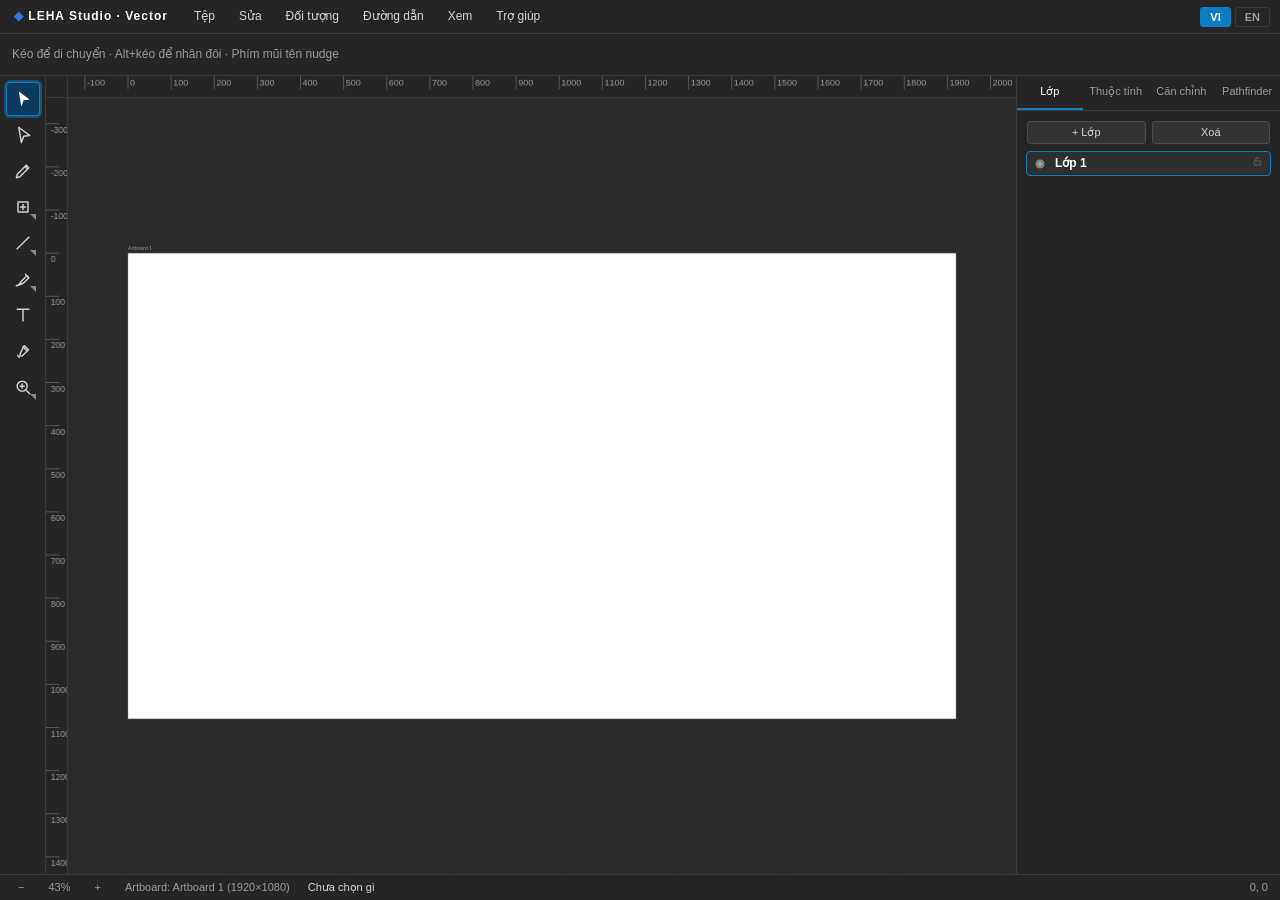
<file: studio/vector-editor.html>
<!DOCTYPE html>
<html lang="vi">
<head>
<meta charset="UTF-8">
<meta name="viewport" content="width=device-width, initial-scale=1.0">
<title>LEHA Studio · Vector Editor</title>
<style>
:root{
  --bg:#1e1e1e; --bg2:#252525; --bg3:#2d2d2d; --bg4:#333;
  --line:#3a3a3a; --txt:#d4d4d4; --dim:#9a9a9a; --acc:#0e7cc0; --acc2:#2f80ed;
}
*{box-sizing:border-box; user-select:none; -webkit-user-select:none;}
html,body{margin:0; height:100%; overflow:hidden;}
body{font:12px/1.45 -apple-system,"Segoe UI",Roboto,Helvetica,Arial,sans-serif; background:var(--bg); color:var(--txt);}
#app{display:flex; flex-direction:column; height:100vh;}
/* ---------- menubar ---------- */
#menubar{height:34px; background:var(--bg2); border-bottom:1px solid var(--line); display:flex; align-items:center; flex:0 0 auto; z-index:60;}
#menubar .logo{padding:0 14px; font-weight:700; letter-spacing:1px; color:#fff; font-size:12px;}
#menubar .logo b{color:var(--acc2);}
#menus{display:flex; height:100%;}
#lang-toggle{margin-left:auto;display:flex;align-items:center;gap:4px;padding:0 10px;}
#lang-toggle button{background:transparent;border:1px solid var(--line);color:var(--dim);font-size:11px;font-weight:700;padding:3px 9px;border-radius:3px;cursor:pointer;}
#lang-toggle button.on{background:var(--acc);border-color:var(--acc);color:#fff;}
.menu{position:relative; display:flex; align-items:center;}
.menu>span{padding:0 12px; height:100%; display:flex; align-items:center; cursor:default;}
.menu.open>span,.menu>span:hover{background:var(--bg4);}
.dropdown{position:absolute; top:100%; left:0; min-width:230px; background:#2b2b2b; border:1px solid #111; box-shadow:0 8px 24px rgba(0,0,0,.5); display:none; padding:4px 0; z-index:100;}
.menu.open .dropdown{display:block;}
.mi{padding:6px 14px; display:flex; justify-content:space-between; gap:24px; cursor:default; white-space:nowrap;}
.mi:hover{background:var(--acc); color:#fff;}
.mi.disabled{color:#666; pointer-events:none;}
.mi .sc{color:var(--dim); font-size:11px;}
.mi:hover .sc{color:#cfe6ff;}
.msep{height:1px; background:var(--line); margin:4px 0;}
/* ---------- toolbar ---------- */
#toolbar{width:46px; background:var(--bg2); border-right:1px solid var(--line); display:flex; flex-direction:column; align-items:center; padding:6px 0; gap:2px; flex:0 0 auto; overflow-y:auto;}
.tbtn{width:34px; height:34px; display:flex; align-items:center; justify-content:center; border:1px solid transparent; border-radius:4px; cursor:default; color:#cfcfcf;}
.tbtn svg{width:20px; height:20px;}
.tbtn:hover{background:var(--bg4);}
.tbtn.active{background:#0d3a5c; border-color:var(--acc); color:#fff;}
.tsep{width:26px; height:1px; background:var(--line); margin:4px 0;}
/* ---------- options bar ---------- */
#optionsbar{min-height:42px; background:var(--bg2); border-bottom:1px solid var(--line); display:flex; align-items:center; gap:10px; padding:4px 12px; flex:0 0 auto; flex-wrap:wrap;}
.opt{display:flex; align-items:center; gap:6px;}
.opt label{color:var(--dim); font-size:11px;}
.opt input[type=color]{width:30px; height:24px; border:1px solid #555; background:#222; padding:1px; cursor:pointer;}
.opt input[type=number]{width:56px; background:#141414; border:1px solid #444; color:var(--txt); padding:3px 5px; border-radius:3px;}
.opt input[type=range]{width:90px;}
.opt select{background:#141414; border:1px solid #444; color:var(--txt); padding:3px 5px; border-radius:3px; max-width:150px;}
.opt button{background:var(--bg4); border:1px solid #4a4a4a; color:var(--txt); padding:3px 10px; border-radius:3px; cursor:pointer;}
.opt button:hover{background:#3f3f3f;}
.opt button.on{background:#0d3a5c; border-color:var(--acc); color:#fff;}
.swatch{width:30px; height:24px; border:1px solid #666; border-radius:3px; cursor:pointer; position:relative; overflow:hidden;}
.swatch.none{background:repeating-conic-gradient(#666 0 25%, #222 0 50%) 0 0/12px 12px;}
/* ---------- workspace ---------- */
#mid{display:flex; flex:1; min-height:0;}
#workspace{flex:1; display:flex; min-width:0;}
#canvas-area{flex:1; position:relative; background:#2a2a2a; min-width:0; overflow:hidden;}
#ruler-corner{position:absolute; top:0; left:0; width:22px; height:22px; background:var(--bg2); border-right:1px solid var(--line); border-bottom:1px solid var(--line); z-index:5;}
#ruler-top{position:absolute; top:0; left:22px; right:0; height:22px; background:var(--bg2); border-bottom:1px solid var(--line); z-index:5;}
#ruler-left{position:absolute; top:22px; left:0; bottom:0; width:22px; background:var(--bg2); border-right:1px solid var(--line); z-index:5;}
#ruler-top canvas,#ruler-left canvas{width:100%; height:100%; display:block;}
#stage-wrap{position:absolute; top:22px; left:22px; right:0; bottom:0;}
#stage{width:100%; height:100%; display:block; cursor:default; touch-action:none;}
#inline-editor{position:absolute; z-index:20; display:none;}
#inline-editor textarea{background:#fff; color:#111; border:2px solid var(--acc); font:inherit; padding:2px 4px; resize:both; min-width:60px; min-height:24px; user-select:text; -webkit-user-select:text;}
/* ---------- dock ---------- */
#dock{width:264px; background:var(--bg2); border-left:1px solid var(--line); display:flex; flex-direction:column; flex:0 0 auto;}
#dock-tabs{display:flex; border-bottom:1px solid var(--line); flex:0 0 auto;}
.dtab{flex:1; text-align:center; padding:8px 2px; cursor:default; color:var(--dim); font-size:11px; border-bottom:2px solid transparent;}
.dtab:hover{color:var(--txt);}
.dtab.active{color:#fff; border-bottom-color:var(--acc);}
#dock-panels{flex:1; overflow-y:auto; min-height:0;}
.dpanel{display:none; padding:10px;}
.dpanel.active{display:block;}
.psec{margin-bottom:14px;}
.psec>h4{margin:0 0 8px; font-size:11px; text-transform:uppercase; letter-spacing:.6px; color:var(--dim); font-weight:600;}
.prow{display:flex; align-items:center; gap:8px; margin-bottom:8px;}
.prow label{width:64px; color:var(--dim); flex:0 0 auto;}
.prow input[type=color]{width:34px; height:24px; border:1px solid #555; background:#222; padding:1px;}
.prow input[type=number]{width:60px; background:#141414; border:1px solid #444; color:var(--txt); padding:3px 5px; border-radius:3px;}
.prow input[type=range]{flex:1;}
.prow select{background:#141414; border:1px solid #444; color:var(--txt); padding:3px 5px; border-radius:3px; flex:1;}
.seg{display:flex; gap:4px;}
.seg button{flex:1; background:var(--bg4); border:1px solid #4a4a4a; color:var(--txt); padding:4px 2px; border-radius:3px; cursor:pointer; font-size:11px;}
.seg button.on{background:#0d3a5c; border-color:var(--acc); color:#fff;}
.seg button:hover{background:#3f3f3f;}
/* layers tree */
#layer-tools{display:flex; gap:6px; margin-bottom:8px;}
#layer-tools button{flex:1; background:var(--bg4); border:1px solid #4a4a4a; color:var(--txt); padding:4px; border-radius:3px; cursor:pointer; font-size:11px;}
#layer-tools button:hover{background:#3f3f3f;}
#layer-tree{font-size:12px;}
.lrow{display:flex; align-items:center; gap:6px; padding:3px 4px; border-radius:3px; cursor:default; white-space:nowrap;}
.lrow:hover{background:#333;}
.lrow.sel{background:#0d3a5c; color:#fff;}
.lrow.layer{font-weight:700; color:#fff; background:#2f2f2f; margin-top:6px;}
.lrow.layer.active-layer{outline:1px solid var(--acc);}
.lrow .nm{flex:1; overflow:hidden; text-overflow:ellipsis;}
.lrow .ic{width:18px; text-align:center; color:var(--dim); cursor:pointer; flex:0 0 auto; font-size:11px;}
.lrow .ic:hover{color:#fff;}
.lrow .ic.off{color:#555;}
.lrow input.nmedit{background:#111; border:1px solid var(--acc); color:#fff; font-size:12px; width:120px; user-select:text;}
.lkids{margin-left:14px; border-left:1px solid #3a3a3a; padding-left:2px;}
/* align grid */
.agrid{display:grid; grid-template-columns:repeat(3,1fr); gap:4px; margin-bottom:6px;}
.agrid button{background:var(--bg4); border:1px solid #4a4a4a; color:var(--txt); padding:6px 2px; border-radius:3px; cursor:pointer; font-size:11px;}
.agrid button:hover{background:#3f3f3f; border-color:var(--acc);}
/* pathfinder */
.pfgrid{display:grid; grid-template-columns:1fr 1fr; gap:6px;}
.pfgrid button{background:var(--bg4); border:1px solid #4a4a4a; color:var(--txt); padding:8px 2px; border-radius:4px; cursor:pointer; font-size:11px;}
.pfgrid button:hover{background:#3f3f3f; border-color:var(--acc);}
.pfnote{color:var(--dim); font-size:11px; margin-top:8px;}
/* ---------- status bar ---------- */
#statusbar{height:26px; background:var(--bg2); border-top:1px solid var(--line); display:flex; align-items:center; gap:18px; padding:0 12px; font-size:11px; color:var(--dim); flex:0 0 auto;}
#statusbar .zbtn{cursor:pointer; padding:2px 6px; border-radius:3px;}
#statusbar .zbtn:hover{background:var(--bg4); color:#fff;}
#statusbar #sb-sel{color:var(--txt);}
#statusbar .sp{flex:1;}
/* ---------- modal / toast ---------- */
#modal-root{position:fixed; inset:0; display:none; align-items:center; justify-content:center; background:rgba(0,0,0,.55); z-index:200;}
#modal-root.show{display:flex;}
.modal{background:#2b2b2b; border:1px solid #111; border-radius:6px; min-width:340px; max-width:520px; box-shadow:0 12px 40px rgba(0,0,0,.6);}
.modal h3{margin:0; padding:12px 16px; border-bottom:1px solid var(--line); font-size:13px;}
.modal .mbody{padding:14px 16px; display:flex; flex-direction:column; gap:10px;}
.modal .mfoot{padding:12px 16px; border-top:1px solid var(--line); display:flex; justify-content:flex-end; gap:8px;}
.modal .frow{display:flex; align-items:center; gap:10px;}
.modal .frow label{width:110px; color:var(--dim);}
.modal input[type=number],.modal input[type=text]{background:#141414; border:1px solid #444; color:var(--txt); padding:5px 8px; border-radius:3px; width:120px;}
.modal select{background:#141414; border:1px solid #444; color:var(--txt); padding:5px 8px; border-radius:3px;}
.btn{background:var(--acc); border:none; color:#fff; padding:6px 16px; border-radius:4px; cursor:pointer;}
.btn:hover{background:#1290dd;}
.btn.ghost{background:var(--bg4); border:1px solid #4a4a4a;}
.kbd-table{border-collapse:collapse; width:100%;}
.kbd-table td{padding:4px 8px; border-bottom:1px solid #3a3a3a;}
.kbd-table td:first-child{width:130px;}
kbd{background:#111; border:1px solid #4a4a4a; border-bottom-width:2px; border-radius:3px; padding:1px 6px; font-family:inherit; font-size:11px;}
#toast-root{position:fixed; bottom:44px; left:50%; transform:translateX(-50%); z-index:300; display:flex; flex-direction:column; gap:6px; align-items:center; pointer-events:none;}
.toast{background:#111; border:1px solid #4a4a4a; color:#fff; padding:8px 16px; border-radius:4px; font-size:12px; box-shadow:0 4px 16px rgba(0,0,0,.5); animation:tin .18s ease-out;}
@keyframes tin{from{opacity:0; transform:translateY(8px);}to{opacity:1;}}
::-webkit-scrollbar{width:10px; height:10px;}
::-webkit-scrollbar-thumb{background:#4a4a4a; border-radius:5px; border:2px solid var(--bg2);}
::-webkit-scrollbar-track{background:transparent;}
/* ---------- mobile-first overhaul ---------- */
#menu-btn{display:none;}
#flyout-root{position:fixed; inset:0; z-index:300; pointer-events:none;}
.tflyout{position:absolute; display:flex; flex-direction:column; gap:4px; background:#2b2b2b; border:1px solid #111; box-shadow:0 8px 24px rgba(0,0,0,.55); border-radius:8px; padding:6px; pointer-events:auto;}
.tbtn{position:relative; -webkit-touch-callout:none;}
.tbtn .tri{position:absolute; right:3px; bottom:3px; width:0; height:0; border-left:6px solid transparent; border-top:6px solid #8a8a8a; pointer-events:none;}
.tbtn.active{box-shadow:0 0 0 2px rgba(14,124,192,.5);}
.tbtn.active .tri{border-top-color:#fff;}
#toolbar{overscroll-behavior:contain;}
@media (max-width:768px){
  #menubar{height:48px;}
  #menu-btn{display:flex; align-items:center; justify-content:center; width:48px; height:48px; flex:0 0 auto; background:transparent; border:0; color:#fff; font-size:20px; cursor:pointer;}
  #menubar .logo{padding:0 8px; font-size:11px;}
  #menus{display:none;}
  body.menu-open #menus{display:block; position:fixed; top:48px; left:0; bottom:0; width:min(320px,84vw); background:var(--bg2); border-right:1px solid var(--line); z-index:150; overflow-y:auto; -webkit-overflow-scrolling:touch;}
  body.menu-open #menus .menu{display:block; border-bottom:1px solid var(--line);}
  body.menu-open #menus .menu>span{min-height:48px; padding:0 16px; font-weight:600;}
  body.menu-open #menus .dropdown{position:static; display:block; box-shadow:none; border:0; border-top:1px solid var(--line); background:var(--bg);}
  body.menu-open #menus .msep{margin:6px 0;}
  .mi{min-height:44px; align-items:center; padding:10px 16px; cursor:pointer;}
  #lang-toggle button{min-height:44px; min-width:48px; font-size:12px;}
  #toolbar{width:58px; padding:8px 0;}
  .tbtn{width:44px; height:44px;}
  .tbtn svg{width:22px; height:22px;}
  .tflyout .tbtn{width:48px; height:48px;}
  #optionsbar{flex-wrap:nowrap; overflow-x:auto; -webkit-overflow-scrolling:touch; gap:8px;}
  #optionsbar .opt{flex:0 0 auto;}
  .opt button{min-height:40px; min-width:44px; padding:8px 12px; font-size:12px;}
  .opt input[type=number]{min-height:40px;}
  .opt input[type=color]{width:40px; height:40px;}
  #dock{position:fixed; left:0; right:0; bottom:0; top:auto; width:auto; border-left:0; border-top:1px solid var(--line); z-index:90; transform:translateY(calc(100% - 52px)); transition:transform .22s ease; background:var(--bg2);}
  #dock.sheet-open{transform:none; box-shadow:0 -8px 30px rgba(0,0,0,.5);}
  #dock-tabs{min-height:52px;}
  .dtab{min-height:52px; display:flex; align-items:center; justify-content:center; padding:8px 2px; font-size:12px;}
  #dock-panels{max-height:46vh; overflow-y:auto;}
  .prow input[type=number]{min-height:40px;}
  .seg button,.agrid button,.pfgrid button,#layer-tools button{min-height:44px; font-size:12px;}
  #statusbar{display:none;}
  .modal{min-width:0; width:calc(100vw - 32px); max-width:520px;}
}
</style>
<script src="templates-core.js"></script>
<script src="templates-photo-1.js"></script>
<script src="templates-photo-2.js"></script>
<script src="templates-vector.js"></script>
<script src="templates-index.js"></script>
</head>
<body>
<div id="app">
  <header id="menubar">
    <button id="menu-btn" aria-label="Menu">☰</button>
    <div class="logo"><b>◈</b> LEHA Studio · Vector</div>
    <nav id="menus">
      <div class="menu" data-menu="file"><span data-i18n="menu_file">File</span><div class="dropdown">
        <div class="mi" data-act="new" data-i18n="mi_new">New…<span class="sc">Ctrl+N</span></div>
        <div class="mi" data-act="open-svg" data-i18n="mi_open_svg">Open SVG…</div>
        <div class="msep"></div>
        <div class="mi" data-act="save-project" data-i18n="mi_save_project">Save Project<span class="sc">Ctrl+S</span></div>
        <div class="mi" data-act="open-project" data-i18n="mi_open_project">Open Project…</div>
        <div class="msep"></div>
        <div class="mi" data-act="export-svg" data-i18n="mi_export_svg">Export SVG</div>
        <div class="mi" data-act="export-png" data-i18n="mi_export_png">Export PNG…</div>
        <div class="mi" data-act="export-jpeg" data-i18n="mi_export_jpeg">Export JPEG…</div>
        <div class="msep"></div>
        <div class="mi" data-act="artboard-add" data-i18n="mi_artboard_add">New Artboard…</div>
        <div class="mi" data-act="artboard-del" data-i18n="mi_artboard_del">Delete Active Artboard</div>
      </div></div>
      <div class="menu" data-menu="edit"><span data-i18n="menu_edit">Edit</span><div class="dropdown">
        <div class="mi" data-act="undo" data-i18n="mi_undo">Undo<span class="sc">Ctrl+Z</span></div>
        <div class="mi" data-act="redo" data-i18n="mi_redo">Redo<span class="sc">Ctrl+Y</span></div>
        <div class="msep"></div>
        <div class="mi" data-act="cut" data-i18n="mi_cut">Cut<span class="sc">Ctrl+X</span></div>
        <div class="mi" data-act="copy" data-i18n="mi_copy">Copy<span class="sc">Ctrl+C</span></div>
        <div class="mi" data-act="paste" data-i18n="mi_paste">Paste<span class="sc">Ctrl+V</span></div>
        <div class="mi" data-act="paste-inplace" data-i18n="mi_paste_inplace">Paste in Place<span class="sc">Ctrl+Shift+V</span></div>
        <div class="msep"></div>
        <div class="mi" data-act="delete" data-i18n="mi_delete">Delete<span class="sc">Del</span></div>
        <div class="mi" data-act="duplicate" data-i18n="mi_duplicate">Duplicate<span class="sc">Ctrl+D</span></div>
        <div class="msep"></div>
        <div class="mi" data-act="select-all" data-i18n="mi_select_all">Select All<span class="sc">Ctrl+A</span></div>
        <div class="mi" data-act="deselect" data-i18n="mi_deselect">Deselect<span class="sc">Esc</span></div>
      </div></div>
      <div class="menu" data-menu="object"><span data-i18n="menu_object">Object</span><div class="dropdown">
        <div class="mi" data-act="group" data-i18n="mi_group">Group<span class="sc">Ctrl+G</span></div>
        <div class="mi" data-act="ungroup" data-i18n="mi_ungroup">Ungroup<span class="sc">Ctrl+Shift+G</span></div>
        <div class="msep"></div>
        <div class="mi" data-act="front" data-i18n="mi_front">Bring to Front<span class="sc">Ctrl+Shift+]</span></div>
        <div class="mi" data-act="bring-forward" data-i18n="mi_bring_forward">Bring Forward<span class="sc">Ctrl+]</span></div>
        <div class="mi" data-act="send-backward" data-i18n="mi_send_backward">Send Backward<span class="sc">Ctrl+[</span></div>
        <div class="mi" data-act="back" data-i18n="mi_back">Send to Back<span class="sc">Ctrl+Shift+[</span></div>
        <div class="msep"></div>
        <div class="mi" data-act="lock" data-i18n="mi_lock">Lock Selection<span class="sc">Ctrl+L</span></div>
        <div class="mi" data-act="unlock-all" data-i18n="mi_unlock_all">Unlock All</div>
        <div class="mi" data-act="hide" data-i18n="mi_hide">Hide Selection<span class="sc">Ctrl+3</span></div>
        <div class="mi" data-act="show-all" data-i18n="mi_show_all">Show All</div>
      </div></div>
      <div class="menu" data-menu="path"><span data-i18n="menu_path">Path</span><div class="dropdown">
        <div class="mi" data-act="join" data-i18n="mi_join">Join<span class="sc">Ctrl+J</span></div>
        <div class="mi" data-act="simplify" data-i18n="mi_simplify">Simplify…</div>
        <div class="msep"></div>
        <div class="mi" data-act="convert-to-path" data-i18n="mi_convert_to_path">Convert to Path</div>
      </div></div>
      <div class="menu" data-menu="view"><span data-i18n="menu_view">View</span><div class="dropdown">
        <div class="mi" data-act="zoom-in" data-i18n="mi_zoom_in">Zoom In<span class="sc">Ctrl++</span></div>
        <div class="mi" data-act="zoom-out" data-i18n="mi_zoom_out">Zoom Out<span class="sc">Ctrl+-</span></div>
        <div class="mi" data-act="fit" data-i18n="mi_fit">Fit on Screen<span class="sc">Ctrl+0</span></div>
        <div class="mi" data-act="actual" data-i18n="mi_actual">Actual Size<span class="sc">Ctrl+1</span></div>
        <div class="msep"></div>
        <div class="mi" data-act="toggle-grid" data-i18n="mi_toggle_grid">Show Grid</div>
        <div class="mi" data-act="toggle-snap" data-i18n="mi_toggle_snap">Snap to Grid</div>
        <div class="mi" data-act="toggle-rulers" data-i18n="mi_toggle_rulers">Show Rulers</div>
      </div></div>
      <div class="menu" data-menu="help"><span data-i18n="menu_help">Help</span><div class="dropdown">
        <div class="mi" data-act="shortcuts" data-i18n="mi_shortcuts">Keyboard Shortcuts</div>
        <div class="mi" data-act="about" data-i18n="mi_about">About</div>
      </div></div>
    </nav>
    <div id="lang-toggle"><button data-lang="vi" class="on">VI</button><button data-lang="en">EN</button></div>
  </header>
  <div id="optionsbar"></div>
  <div id="mid">
    <div id="toolbar"></div>
    <div id="workspace">
      <div id="canvas-area">
        <div id="ruler-corner"></div>
        <div id="ruler-top"><canvas id="rcTop"></canvas></div>
        <div id="ruler-left"><canvas id="rcLeft"></canvas></div>
        <div id="stage-wrap">
          <svg id="stage" xmlns="http://www.w3.org/2000/svg">
            <defs id="defs">
              <pattern id="gridPattern" width="20" height="20" patternUnits="userSpaceOnUse">
                <path d="M20 0H0V20" fill="none" stroke="#3a3a3a" stroke-width="0.5"/>
              </pattern>
            </defs>
            <g id="world">
              <rect id="gridRect" x="-5000" y="-5000" width="20000" height="20000" fill="url(#gridPattern)" pointer-events="none"/>
              <g id="artboards"></g>
              <g id="layers"></g>
              <g id="overlay" pointer-events="none"></g>
            </g>
          </svg>
          <div id="inline-editor"><textarea id="ie-text" rows="2" cols="24"></textarea></div>
        </div>
      </div>
      <aside id="dock">
        <div id="dock-tabs">
          <div class="dtab active" data-tab="layers" data-i18n="tab_layers">Layers</div>
          <div class="dtab" data-tab="props" data-i18n="tab_props">Properties</div>
          <div class="dtab" data-tab="align" data-i18n="tab_align">Align</div>
          <div class="dtab" data-tab="pf" data-i18n="tab_pf">Pathfinder</div>
        </div>
        <div id="dock-panels">
          <section class="dpanel active" id="panel-layers">
            <div id="layer-tools">
              <button id="btn-add-layer" data-i18n="btn_add_layer">+ Layer</button>
              <button id="btn-del-layer" data-i18n="btn_del_layer">Delete</button>
            </div>
            <div id="layer-tree"></div>
          </section>
          <section class="dpanel" id="panel-props">
            <div class="psec"><h4 data-i18n="sec_fill">Fill</h4>
              <div class="prow"><div class="seg" id="fill-type">
                <button data-ft="none" data-i18n="ft_none">None</button><button data-ft="solid" data-i18n="ft_solid">Solid</button><button data-ft="linear" data-i18n="ft_linear">Linear</button><button data-ft="radial" data-i18n="ft_radial">Radial</button>
              </div></div>
              <div class="prow"><label data-i18n="lbl_color">Color</label><input type="color" id="p-fill"><input type="range" id="p-fill-op" min="0" max="100" value="100" title="Opacity"></div>
              <div id="grad-opts" style="display:none">
                <div class="prow"><label data-i18n="lbl_stop1">Stop 1</label><input type="color" id="p-g1"></div>
                <div class="prow"><label data-i18n="lbl_stop2">Stop 2</label><input type="color" id="p-g2"></div>
                <div class="prow" id="grow-angle"><label data-i18n="lbl_angle">Angle</label><input type="range" id="p-gangle" min="0" max="360" value="90"><span id="p-gangle-v" style="width:36px">90°</span></div>
                <div id="grow-radial" style="display:none">
                  <div class="prow"><label data-i18n="lbl_cx">CX</label><input type="range" id="p-grcx" min="0" max="100" value="50"><span id="p-grcx-v" style="width:36px">50%</span></div>
                  <div class="prow"><label data-i18n="lbl_cy">CY</label><input type="range" id="p-grcy" min="0" max="100" value="50"><span id="p-grcy-v" style="width:36px">50%</span></div>
                  <div class="prow"><label data-i18n="lbl_radius">Radius</label><input type="range" id="p-grr" min="10" max="150" value="70"><span id="p-grr-v" style="width:36px">70%</span></div>
                </div>
              </div>
            </div>
            <div class="psec"><h4 data-i18n="sec_stroke">Stroke</h4>
              <div class="prow"><label data-i18n="lbl_color">Color</label><input type="color" id="p-stroke"><div class="seg" style="flex:1"><button id="p-stroke-none" data-i18n="ft_none">None</button></div></div>
              <div class="prow"><label data-i18n="lbl_width">Width</label><input type="number" id="p-swidth" min="0" max="200" step="0.5" value="2"></div>
              <div class="prow"><label data-i18n="lbl_dash">Dash</label><select id="p-dash"><option value="" data-i18n="dash_solid">Solid</option><option value="6 4" data-i18n="dash_dashed">Dashed</option><option value="2 3" data-i18n="dash_dotted">Dotted</option><option value="10 4 2 4" data-i18n="dash_dot">Dash-dot</option></select></div>
              <div class="prow"><label data-i18n="lbl_cap">Cap</label><select id="p-cap"><option value="butt" data-i18n="cap_butt">Butt</option><option value="round" data-i18n="cap_round">Round</option><option value="square" data-i18n="cap_square">Square</option></select></div>
              <div class="prow"><label data-i18n="lbl_join">Join</label><select id="p-join"><option value="miter" data-i18n="join_miter">Miter</option><option value="round" data-i18n="join_round">Round</option><option value="bevel" data-i18n="join_bevel">Bevel</option></select></div>
            </div>
            <div class="psec"><h4 data-i18n="sec_transform">Transform</h4>
              <div class="prow"><label>X</label><input type="number" id="p-x" step="1"><label style="width:20px">Y</label><input type="number" id="p-y" step="1"></div>
              <div class="prow"><label>W</label><input type="number" id="p-w" step="1" min="1"><label style="width:20px">H</label><input type="number" id="p-h" step="1" min="1"></div>
            </div>
          </section>
          <section class="dpanel" id="panel-align">
            <div class="psec"><h4 data-i18n="sec_align_to">Align To</h4>
              <div class="prow"><select id="align-to"><option value="sel" data-i18n="align_sel">Selection</option><option value="art" data-i18n="align_art">Active Artboard</option></select></div>
            </div>
            <div class="psec"><h4 data-i18n="sec_align_obj">Align Objects</h4>
              <div class="agrid">
                <button data-al="l" data-i18n="al_l">Left</button><button data-al="hc" data-i18n="al_hc">H Center</button><button data-al="r" data-i18n="al_r">Right</button>
                <button data-al="t" data-i18n="al_t">Top</button><button data-al="vc" data-i18n="al_vc">V Center</button><button data-al="b" data-i18n="al_b">Bottom</button>
              </div>
            </div>
            <div class="psec"><h4 data-i18n="sec_distribute">Distribute</h4>
              <div class="agrid" style="grid-template-columns:1fr 1fr">
                <button data-al="dh" data-i18n="al_dh">Horizontally</button><button data-al="dv" data-i18n="al_dv">Vertically</button>
              </div>
            </div>
          </section>
          <section class="dpanel" id="panel-pf">
            <div class="psec"><h4 data-i18n="sec_shape_modes">Shape Modes</h4>
              <div class="pfgrid">
                <button data-pf="unite" data-i18n="pf_unite">Unite</button>
                <button data-pf="minus" data-i18n="pf_minus">Minus Front</button>
                <button data-pf="intersect" data-i18n="pf_intersect">Intersect</button>
                <button data-pf="exclude" data-i18n="pf_exclude">Exclude</button>
              </div>
              <div class="pfnote" data-i18n="pf_note">Select 2 or more filled shapes. Curves are flattened for the calculation. Text is not supported.</div>
            </div>
          </section>
        </div>
      </aside>
    </div>
  </div>
  <footer id="statusbar">
    <span class="zbtn" id="sb-zout">−</span><span id="sb-zoom">100%</span><span class="zbtn" id="sb-zin">+</span>
    <span id="sb-art">Artboard: —</span>
    <span id="sb-sel">Nothing selected</span>
    <span class="sp"></span>
    <span id="sb-pos">0, 0</span>
  </footer>
</div>
<div id="flyout-root"></div>
<div id="modal-root"></div>
<div id="toast-root"></div>
<input type="file" id="file-open" accept=".svg,image/svg+xml" style="display:none">
<input type="file" id="file-proj" accept=".json,application/json" style="display:none">
<script>
"use strict";

/* ================= 1. UTILS & STATE ================= */
const SVGNS='http://www.w3.org/2000/svg';
const $=s=>document.querySelector(s), $$=s=>[...document.querySelectorAll(s)];
const svg=$('#stage'), world=$('#world'), defs=$('#defs'), artG=$('#artboards'), layersG=$('#layers'), overlay=$('#overlay');
const gridRect=$('#gridRect');
let _uid=0; const uid=p=>(p||'o')+(++_uid).toString(36)+Date.now().toString(36).slice(-4);
const clamp=(v,a,b)=>Math.max(a,Math.min(b,v));
const r2=v=>Math.round(v*100)/100;
const esc=s=>String(s).replace(/&/g,'&amp;').replace(/</g,'&lt;').replace(/>/g,'&gt;');

const S={
  tool:'select', view:{s:1,tx:80,ty:60},
  sel:new Set(), activeLayerId:null, activeArtId:null,
  layers:[], artboards:[],
  grid:true, snap:false, rulers:true,
  style:{fill:'#2f80ed', fillType:'solid', stroke:'#1a1a1a', strokeNone:false, strokeW:2, dash:'', cap:'round', join:'round',
          g1:'#2f80ed', g2:'#ffffff', gAngle:90, grcx:50, grcy:50, grr:70},
  undoStack:[], redoStack:[], clipboard:null, dsel:null,
  textOpt:{font:'Arial', size:24, bold:false, italic:false},
  polySides:6, starPoints:5, starInner:50, brushSmooth:60,
};
function toast(msg){ const t=document.createElement('div'); t.className='toast'; t.textContent=msg; $('#toast-root').appendChild(t); setTimeout(()=>t.remove(),2200); }

/* ================= 1b. i18n (VI/EN) ================= */
const LANG={vi:{"menu_file":"Tệp","menu_edit":"Sửa","menu_object":"Đối tượng","menu_path":"Đường dẫn","menu_view":"Xem","menu_help":"Trợ giúp","mi_new":"Tài liệu mới…","mi_open_svg":"Mở SVG…","mi_save_project":"Lưu dự án","mi_open_project":"Mở dự án…","mi_export_svg":"Xuất SVG","mi_export_png":"Xuất PNG…","mi_export_jpeg":"Xuất JPEG…","mi_artboard_add":"Artboard mới…","mi_artboard_del":"Xoá artboard đang dùng","mi_undo":"Hoàn tác","mi_redo":"Làm lại","mi_cut":"Cắt","mi_copy":"Sao chép","mi_paste":"Dán","mi_paste_inplace":"Dán đúng vị trí","mi_delete":"Xoá","mi_duplicate":"Nhân đôi","mi_select_all":"Chọn tất cả","mi_deselect":"Bỏ chọn","mi_group":"Nhóm","mi_ungroup":"Rã nhóm","mi_front":"Đưa lên trên cùng","mi_bring_forward":"Đưa lên một lớp","mi_send_backward":"Đưa xuống một lớp","mi_back":"Đưa xuống dưới cùng","mi_lock":"Khoá vùng chọn","mi_unlock_all":"Mở khoá tất cả","mi_hide":"Ẩn vùng chọn","mi_show_all":"Hiện tất cả","mi_join":"Nối","mi_simplify":"Đơn giản hoá…","mi_convert_to_path":"Chuyển thành Path","mi_zoom_in":"Phóng to","mi_zoom_out":"Thu nhỏ","mi_fit":"Vừa màn hình","mi_actual":"Kích thước thật","mi_toggle_grid":"Hiện lưới","mi_toggle_snap":"Bắt dính lưới","mi_toggle_rulers":"Hiện thước","mi_shortcuts":"Phím tắt","mi_about":"Giới thiệu","tab_layers":"Lớp","tab_props":"Thuộc tính","tab_align":"Căn chỉnh","tab_pf":"Pathfinder","btn_add_layer":"+ Lớp","btn_del_layer":"Xoá","tip_show_hide":"Hiện/Ẩn","tip_lock":"Khoá/Mở khoá","sec_fill":"Tô","ft_none":"Không","ft_solid":"Màu đặc","ft_linear":"Tuyến tính","ft_radial":"Xuyên tâm","lbl_color":"Màu","lbl_stop1":"Điểm 1","lbl_stop2":"Điểm 2","lbl_angle":"Góc","lbl_cx":"CX","lbl_cy":"CY","lbl_radius":"Bán kính","sec_stroke":"Viền","lbl_width":"Độ dày","lbl_dash":"Nét đứt","dash_solid":"Liền","dash_dashed":"Gạch ngang","dash_dotted":"Chấm","dash_dot":"Gạch-chấm","lbl_cap":"Đầu nét","cap_butt":"Vuông","cap_round":"Tròn","cap_square":"Vuông dài","lbl_join":"Khớp nét","join_miter":"Nhọn","join_round":"Tròn","join_bevel":"Vát","sec_transform":"Biến đổi","sec_align_to":"Căn theo","align_sel":"Vùng chọn","align_art":"Artboard đang dùng","sec_align_obj":"Căn đối tượng","al_l":"Trái","al_hc":"Giữa ngang","al_r":"Phải","al_t":"Trên","al_vc":"Giữa dọc","al_b":"Dưới","sec_distribute":"Phân bố","al_dh":"Theo ngang","al_dv":"Theo dọc","sec_shape_modes":"Chế độ hình","pf_unite":"Hợp nhất","pf_minus":"Trừ mặt trước","pf_intersect":"Giao nhau","pf_exclude":"Loại trừ","pf_note":"Chọn 2 hình tô màu trở lên. Đường cong sẽ được làm phẳng để tính toán. Không hỗ trợ chữ.","tool_select":"Chọn","tool_direct":"Chọn trực tiếp","tool_pen":"Bút Pen","tool_addAnchor":"Thêm điểm neo","tool_delAnchor":"Xoá điểm neo","tool_line":"Đoạn thẳng","tool_rect":"Hình chữ nhật","tool_ellipse":"Hình ellipse","tool_polygon":"Đa giác","tool_star":"Ngôi sao","tool_brush":"Cọ vẽ","tool_pencil":"Bút chì","tool_text":"Chữ","tool_eyedropper":"Ống hút màu","tool_zoom":"Thu phóng","tool_hand":"Bàn tay","ui_menu":"Menu","opt_fill":"Tô","opt_stroke":"Viền","opt_font":"Phông","opt_size":"Cỡ","opt_color":"Màu","opt_sides":"Số cạnh","opt_points":"Số đỉnh","opt_inner":"Trong","opt_smoothing":"Làm mượt","tip_fill_color":"Màu tô","tip_no_fill":"Không tô","tip_stroke_color":"Màu viền","tip_no_stroke":"Không viền","tip_stroke_width":"Độ dày viền","hint_select":"Kéo để di chuyển · Alt+kéo để nhân đôi · Phím mũi tên nudge","hint_direct":"Bấm vào path để sửa điểm neo · Kéo điểm & tay cầm","hint_pen":"Bấm: điểm góc · Kéo: đường cong · Bấm điểm đầu: đóng · Enter: xong · Esc: huỷ","hint_hand":"Kéo để di chuyển khung nhìn · giữ Space bất cứ lúc nào","hint_zoom":"Bấm: phóng to · Alt+bấm: thu nhỏ · Kéo: thu phóng vùng","hint_eyedropper":"Bấm vào đối tượng để lấy màu tô & viền","hint_addAnchor":"Bấm lên path để thêm điểm","hint_delAnchor":"Bấm vào điểm neo để xoá","dlg_new_doc":"Tài liệu mới","dlg_preset":"Mẫu","preset_web":"Web · 1920 × 1080","preset_square":"Vuông · 1080 × 1080","preset_a4p":"A4 dọc","preset_a4l":"A4 ngang","preset_custom":"Tuỳ chỉnh…","dlg_width":"Rộng (px)","dlg_height":"Cao (px)","btn_cancel":"Huỷ","btn_create":"Tạo","dlg_export_png":"Xuất PNG","dlg_export_jpeg":"Xuất JPEG","dlg_artboard":"Artboard","dlg_scale":"Tỉ lệ","dlg_quality":"Chất lượng","dlg_bg":"Nền","dlg_export_note":"Chỉ xuất artboard đang chọn.","btn_export":"Xuất","dlg_new_artboard":"Artboard mới","dlg_name":"Tên","dlg_artboard_note":"Đặt cạnh artboard đang dùng. Mọi artboard dùng chung một canvas.","btn_add":"Thêm","dlg_simplify":"Đơn giản hoá path","dlg_tolerance":"Dung sai (px)","dlg_simplify_note":"Dung sai càng lớn = càng ít điểm.","btn_apply":"Áp dụng","dlg_shortcuts":"Phím tắt","dlg_about":"Giới thiệu","about_body":"LEHA Studio · Vector Editor — trình chỉnh sửa vector gọn trong một file duy nhất.<br><br>Pen & bezier, hình khối, chữ, gradient, lớp, artboard, pathfinder boolean, xuất SVG/PNG/JPEG.<br><br>Chạy 100% trên trình duyệt. File của bạn không rời khỏi máy.","sc_sel":"Chọn / Chọn trực tiếp / Bút Pen","sc_rect":"Chữ nhật / Ellipse","sc_brush":"Cọ vẽ / Bút chì","sc_type":"Chữ / Ống hút màu","sc_zoom":"Thu phóng / Bàn tay (Space = tay tạm)","sc_anchor":"Thêm / xoá điểm neo","sc_undo":"Hoàn tác / Làm lại","sc_copy":"Sao chép / Cắt / Dán","sc_paste_place":"Dán đúng vị trí","sc_dup":"Nhân đôi","sc_group":"Nhóm / Rã nhóm","sc_join":"Nối path","sc_lock":"Khoá / Ẩn vùng chọn","sc_arrange":"Đưa lên / xuống một lớp","sc_del":"Xoá vùng chọn","sc_nudge":"Nudge (Shift = ×10)","sc_zoom2":"Phóng to / thu nhỏ / vừa màn hình / 100%","sc_save":"Lưu / Tài liệu mới","sc_pen2":"Xong / huỷ path","toast_del_artboard":"Không thể xoá artboard cuối cùng","toast_del_layer":"Không thể xoá lớp cuối cùng","toast_nothing_undo":"Không có gì để hoàn tác","toast_nothing_redo":"Không có gì để làm lại","toast_sample_hint":"Bấm vào đối tượng để lấy kiểu","toast_sampled":"Đã lấy kiểu","toast_path_first":"Bấm vào một path trước","toast_closer_path":"Bấm gần path hơn","toast_closer_anchor":"Bấm gần điểm neo hơn","toast_min_points":"Path cần ít nhất 2 điểm","toast_pf_sel":"Chọn ít nhất 2 hình (bỏ qua chữ & đường thẳng)","toast_no_result":"Không tạo được hình","toast_pf_done":"Pathfinder: {op} xong","toast_pf_fail":"Pathfinder thất bại với các hình này","toast_shape_first":"Chọn một hình trước","toast_converted":"{n} đối tượng đã chuyển thành path","toast_nothing_convert":"Không có gì để chuyển","toast_2paths":"Chọn đúng 2 path","toast_joined":"Đã nối path","toast_join_fail":"Nối thất bại","toast_simplified":"Đã đơn giản hoá","toast_nothing_sel":"Chưa chọn gì","toast_no_active_art":"Không có artboard đang dùng","toast_3objs":"Chọn ít nhất 3 đối tượng","toast_cut":"Đã cắt","toast_copied":"Đã sao chép","toast_clip_empty":"Clipboard trống","toast_pasted":"Đã dán","toast_2objs":"Chọn ít nhất 2 đối tượng","toast_grouped":"Đã nhóm","toast_group_first":"Chọn một nhóm trước","toast_ungrouped":"Đã rã nhóm","toast_locked":"Đã khoá","toast_unlocked":"Đã mở khoá tất cả","toast_duplicated":"Đã nhân đôi","toast_invalid_size":"Kích thước không hợp lệ","toast_new_doc":"Đã tạo tài liệu mới","toast_no_svg":"Không tìm thấy nội dung vector để nhập","toast_svg_imported":"Đã nhập SVG","toast_svg_parse_fail":"Không đọc được file SVG này","toast_svg_exported":"Đã xuất SVG","toast_no_artboard":"Không có artboard","toast_png_exported":"Đã xuất PNG","toast_jpeg_exported":"Đã xuất JPEG","toast_export_fail":"Xuất thất bại","toast_raster_browser":"Trình duyệt này không xuất raster được","toast_raster_fail":"Xuất raster thất bại","toast_saved":"Đã lưu dự án","toast_opened":"Đã mở dự án","toast_open_fail":"Không mở được file dự án này","toast_artboard_added":"Đã thêm artboard","toast_snap_on":"Bắt dính lưới: BẬT","toast_snap_off":"Bắt dính lưới: TẮT","sb_nothing":"Chưa chọn gì","sb_sel_n":"{n} đối tượng được chọn","sb_artboard":"Artboard","shape_path":"Path","shape_rect":"Chữ nhật","shape_ellipse":"Ellipse","shape_circle":"Tròn","shape_polygon":"Đa giác","shape_line":"Đường thẳng","shape_text":"Chữ","shape_group":"Nhóm","def_layer":"Lớp","def_artboard":"Artboard","btn_ok":"OK","tpl_logo_cafe":"Logo quán cà phê","tpl_logo_tech":"Logo công nghệ","tpl_icons_8":"Bộ 8 icon","tpl_badge":"Huy hiệu tròn","tpl_p_bg":"Nền","tpl_p_shape":"Hình","tpl_p_text":"Chữ","tpl_p_ring":"Vòng","tpl_p_icon":"Biểu tượng","tpl_restaurant_logo":"Logo nhà hàng","tpl_spa_logo":"Logo spa","tpl_gym_logo":"Logo phòng gym","tpl_fashion_logo":"Logo thời trang","tpl_realestate_logo":"Logo bất động sản","tpl_bubbletea_logo":"Logo trà sữa","tpl_icons_food":"Bộ 8 icon ẩm thực","tpl_icons_travel":"Bộ 8 icon du lịch","tpl_badge_vintage":"Huy hiệu vintage","tpl_monogram":"Chữ lồng sang trọng","tpl_patterns":"Bộ 4 pattern hình học","tpl_pattern_tet":"Pattern Tết","tpl_cv_resume":"CV 1 trang","tpl_infographic":"Infographic số liệu","tpl_sticker_pack":"Bộ 6 sticker","tpl_p_logo":"Logo","tpl_p_badge":"Huy hiệu"},en:{"menu_file":"File","menu_edit":"Edit","menu_object":"Object","menu_path":"Path","menu_view":"View","menu_help":"Help","mi_new":"New…","mi_open_svg":"Open SVG…","mi_save_project":"Save Project","mi_open_project":"Open Project…","mi_export_svg":"Export SVG","mi_export_png":"Export PNG…","mi_export_jpeg":"Export JPEG…","mi_artboard_add":"New Artboard…","mi_artboard_del":"Delete Active Artboard","mi_undo":"Undo","mi_redo":"Redo","mi_cut":"Cut","mi_copy":"Copy","mi_paste":"Paste","mi_paste_inplace":"Paste in Place","mi_delete":"Delete","mi_duplicate":"Duplicate","mi_select_all":"Select All","mi_deselect":"Deselect","mi_group":"Group","mi_ungroup":"Ungroup","mi_front":"Bring to Front","mi_bring_forward":"Bring Forward","mi_send_backward":"Send Backward","mi_back":"Send to Back","mi_lock":"Lock Selection","mi_unlock_all":"Unlock All","mi_hide":"Hide Selection","mi_show_all":"Show All","mi_join":"Join","mi_simplify":"Simplify…","mi_convert_to_path":"Convert to Path","mi_zoom_in":"Zoom In","mi_zoom_out":"Zoom Out","mi_fit":"Fit on Screen","mi_actual":"Actual Size","mi_toggle_grid":"Show Grid","mi_toggle_snap":"Snap to Grid","mi_toggle_rulers":"Show Rulers","mi_shortcuts":"Keyboard Shortcuts","mi_about":"About","tab_layers":"Layers","tab_props":"Properties","tab_align":"Align","tab_pf":"Pathfinder","btn_add_layer":"+ Layer","btn_del_layer":"Delete","tip_show_hide":"Show/Hide","tip_lock":"Lock/Unlock","sec_fill":"Fill","ft_none":"None","ft_solid":"Solid","ft_linear":"Linear","ft_radial":"Radial","lbl_color":"Color","lbl_stop1":"Stop 1","lbl_stop2":"Stop 2","lbl_angle":"Angle","lbl_cx":"CX","lbl_cy":"CY","lbl_radius":"Radius","sec_stroke":"Stroke","lbl_width":"Width","lbl_dash":"Dash","dash_solid":"Solid","dash_dashed":"Dashed","dash_dotted":"Dotted","dash_dot":"Dash-dot","lbl_cap":"Cap","cap_butt":"Butt","cap_round":"Round","cap_square":"Square","lbl_join":"Join","join_miter":"Miter","join_round":"Round","join_bevel":"Bevel","sec_transform":"Transform","sec_align_to":"Align To","align_sel":"Selection","align_art":"Active Artboard","sec_align_obj":"Align Objects","al_l":"Left","al_hc":"H Center","al_r":"Right","al_t":"Top","al_vc":"V Center","al_b":"Bottom","sec_distribute":"Distribute","al_dh":"Horizontally","al_dv":"Vertically","sec_shape_modes":"Shape Modes","pf_unite":"Unite","pf_minus":"Minus Front","pf_intersect":"Intersect","pf_exclude":"Exclude","pf_note":"Select 2 or more filled shapes. Curves are flattened for the calculation. Text is not supported.","tool_select":"Selection","tool_direct":"Direct Selection","tool_pen":"Pen","tool_addAnchor":"Add Anchor Point","tool_delAnchor":"Delete Anchor Point","tool_line":"Line Segment","tool_rect":"Rectangle","tool_ellipse":"Ellipse","tool_polygon":"Polygon","tool_star":"Star","tool_brush":"Paintbrush","tool_pencil":"Pencil","tool_text":"Type","tool_eyedropper":"Eyedropper","tool_zoom":"Zoom","tool_hand":"Hand","ui_menu":"Menu","opt_fill":"Fill","opt_stroke":"Stroke","opt_font":"Font","opt_size":"Size","opt_color":"Color","opt_sides":"Sides","opt_points":"Points","opt_inner":"Inner","opt_smoothing":"Smoothing","tip_fill_color":"Fill color","tip_no_fill":"No fill","tip_stroke_color":"Stroke color","tip_no_stroke":"No stroke","tip_stroke_width":"Stroke width","hint_select":"Drag to move · Alt-drag duplicates · Arrow keys nudge","hint_direct":"Click a path to edit anchors · Drag points & handles","hint_pen":"Click: corner · Drag: curve · Click start point: close · Enter: finish · Esc: cancel","hint_hand":"Drag to pan · hold Space anytime","hint_zoom":"Click: zoom in · Alt+click: zoom out · Drag: marquee zoom","hint_eyedropper":"Click an object to sample its fill & stroke","hint_addAnchor":"Click on a path to add a point","hint_delAnchor":"Click an anchor point to delete it","dlg_new_doc":"New Document","dlg_preset":"Preset","preset_web":"Web · 1920 × 1080","preset_square":"Square · 1080 × 1080","preset_a4p":"A4 portrait","preset_a4l":"A4 landscape","preset_custom":"Custom…","dlg_width":"Width (px)","dlg_height":"Height (px)","btn_cancel":"Cancel","btn_create":"Create","dlg_export_png":"Export PNG","dlg_export_jpeg":"Export JPEG","dlg_artboard":"Artboard","dlg_scale":"Scale","dlg_quality":"Quality","dlg_bg":"Background","dlg_export_note":"Exports the selected artboard only.","btn_export":"Export","dlg_new_artboard":"New Artboard","dlg_name":"Name","dlg_artboard_note":"Placed next to the active artboard. All artboards share one canvas.","btn_add":"Add","dlg_simplify":"Simplify Path","dlg_tolerance":"Tolerance (px)","dlg_simplify_note":"Higher tolerance = fewer points.","btn_apply":"Apply","dlg_shortcuts":"Keyboard Shortcuts","dlg_about":"About","about_body":"LEHA Studio · Vector Editor — a single-file vector graphics editor.<br><br>Pen &amp; bezier editing, shapes, text, gradients, layers, artboards, boolean pathfinder, SVG/PNG/JPEG export.<br><br>Runs 100% in your browser. Your files never leave your computer.","sc_sel":"Selection / Direct selection / Pen","sc_rect":"Rectangle / Ellipse","sc_brush":"Paintbrush / Pencil","sc_type":"Type / Eyedropper","sc_zoom":"Zoom / Hand (Space = temp hand)","sc_anchor":"Add / delete anchor point","sc_undo":"Undo / Redo","sc_copy":"Copy / Cut / Paste","sc_paste_place":"Paste in place","sc_dup":"Duplicate","sc_group":"Group / Ungroup","sc_join":"Join paths","sc_lock":"Lock / Hide selection","sc_arrange":"Arrange forward / backward","sc_del":"Delete selection","sc_nudge":"Nudge (Shift = ×10)","sc_zoom2":"Zoom in / out / fit / 100%","sc_save":"Save / New project","sc_pen2":"Finish / cancel path","toast_del_artboard":"Cannot delete the last artboard","toast_del_layer":"Cannot delete the last layer","toast_nothing_undo":"Nothing to undo","toast_nothing_redo":"Nothing to redo","toast_sample_hint":"Click an object to sample its style","toast_sampled":"Style sampled","toast_path_first":"Click a path first","toast_closer_path":"Click closer to the path","toast_closer_anchor":"Click closer to an anchor point","toast_min_points":"A path needs at least 2 points","toast_pf_sel":"Select at least 2 shapes (text & lines are skipped)","toast_no_result":"No resulting shape","toast_pf_done":"Pathfinder: {op} done","toast_pf_fail":"Pathfinder failed on these shapes","toast_shape_first":"Select a shape first","toast_converted":"{n} object(s) converted to path","toast_nothing_convert":"Nothing to convert","toast_2paths":"Select exactly 2 paths","toast_joined":"Paths joined","toast_join_fail":"Join failed","toast_simplified":"Simplified","toast_nothing_sel":"Nothing selected","toast_no_active_art":"No active artboard","toast_3objs":"Select at least 3 objects","toast_cut":"Cut","toast_copied":"Copied","toast_clip_empty":"Clipboard is empty","toast_pasted":"Pasted","toast_2objs":"Select at least 2 objects","toast_grouped":"Grouped","toast_group_first":"Select a group first","toast_ungrouped":"Ungrouped","toast_locked":"Locked","toast_unlocked":"All unlocked","toast_duplicated":"Duplicated","toast_invalid_size":"Invalid size","toast_new_doc":"New document","toast_no_svg":"No importable vector content found","toast_svg_imported":"SVG imported","toast_svg_parse_fail":"Could not parse this SVG file","toast_svg_exported":"SVG exported","toast_no_artboard":"No artboard","toast_png_exported":"PNG exported","toast_jpeg_exported":"JPEG exported","toast_export_fail":"Export failed","toast_raster_browser":"Raster export failed in this browser","toast_raster_fail":"Raster export failed","toast_saved":"Project saved","toast_opened":"Project opened","toast_open_fail":"Could not open this project file","toast_artboard_added":"Artboard added","toast_snap_on":"Snap to grid ON","toast_snap_off":"Snap to grid OFF","sb_nothing":"Nothing selected","sb_sel_n":"{n} objects selected","sb_artboard":"Artboard","shape_path":"Path","shape_rect":"Rectangle","shape_ellipse":"Ellipse","shape_circle":"Circle","shape_polygon":"Polygon","shape_line":"Line","shape_text":"Text","shape_group":"Group","def_layer":"Layer","def_artboard":"Artboard","btn_ok":"OK","tpl_logo_cafe":"Coffee shop logo","tpl_logo_tech":"Tech logo","tpl_icons_8":"8-icon set","tpl_badge":"Round badge","tpl_p_bg":"Background","tpl_p_shape":"Shape","tpl_p_text":"Text","tpl_p_ring":"Ring","tpl_p_icon":"Icon","tpl_restaurant_logo":"Restaurant logo","tpl_spa_logo":"Spa logo","tpl_gym_logo":"Gym logo","tpl_fashion_logo":"Fashion logo","tpl_realestate_logo":"Real estate logo","tpl_bubbletea_logo":"Bubble tea logo","tpl_icons_food":"8 food icons","tpl_icons_travel":"8 travel icons","tpl_badge_vintage":"Vintage badge","tpl_monogram":"Luxury monogram","tpl_patterns":"4 geometric patterns","tpl_pattern_tet":"Tet pattern","tpl_cv_resume":"One-page CV","tpl_infographic":"Data infographic","tpl_sticker_pack":"6-sticker pack","tpl_p_logo":"Logo","tpl_p_badge":"Badge"}};
let lang='vi'; try{ lang=localStorage.getItem('leha_lang')||'vi'; }catch(e){}
if(!LANG[lang])lang='vi';
function t(key){ const d=LANG[lang]||LANG.vi; const v=d[key]; return v!==undefined?v:(LANG.en[key]!==undefined?LANG.en[key]:key); }
function setLang(l){ lang=LANG[l]?l:'vi'; try{localStorage.setItem('leha_lang',lang);}catch(e){} applyLang(); }
function applyLang(){
  document.documentElement.lang=lang;
  $$('#lang-toggle button').forEach(b=>b.classList.toggle('on',b.dataset.lang===lang));
  const mb=$('#menu-btn'); if(mb)mb.setAttribute('aria-label',t('ui_menu'));
  $$('[data-i18n]').forEach(el=>{
    const v=t(el.dataset.i18n);
    const tn=[...el.childNodes].find(n=>n.nodeType===3&&n.nodeValue.trim());
    if(tn)tn.nodeValue=v; else el.textContent=v;
  });
  buildToolbar(); renderOptions(); renderLayerTree(); syncViewMenu(); updateStatus();
}

function openModal(title, bodyHTML, buttons){
  const root=$('#modal-root'); root.classList.add('show');
  root.innerHTML=`<div class="modal"><h3>${esc(title)}</h3><div class="mbody">${bodyHTML}</div><div class="mfoot"></div></div>`;
  const foot=root.querySelector('.mfoot'), body=root.querySelector('.mbody');
  (buttons||[{label:t('btn_ok'),primary:true}]).forEach(b=>{
    const btn=document.createElement('button'); btn.className='btn'+(b.primary?'':' ghost'); btn.textContent=b.label;
    btn.onclick=()=>{ let keep=false; if(b.onClick)keep=b.onClick(body)===true; if(!keep)closeModal(); };
    foot.appendChild(btn);
  });
  const inp=body.querySelector('input,select'); if(inp)setTimeout(()=>{try{inp.focus();}catch(e){}},40);
  return body;
}
function closeModal(){ const r=$('#modal-root'); r.classList.remove('show'); r.innerHTML=''; }
$('#modal-root').addEventListener('pointerdown',e=>{ if(e.target.id==='modal-root') closeModal(); });

/* ================= 2. VIEW (pan / zoom / rulers) ================= */
function applyView(){
  world.setAttribute('transform',`translate(${S.view.tx} ${S.view.ty}) scale(${S.view.s})`);
  gridRect.style.display=S.grid?'':'none';
  drawRulers(); $('#sb-zoom').textContent=Math.round(S.view.s*100)+'%';
}
function toCanvas(e){ const r=svg.getBoundingClientRect(); return {x:(e.clientX-r.left-S.view.tx)/S.view.s, y:(e.clientY-r.top-S.view.ty)/S.view.s}; }
function toScreen(p){ const r=svg.getBoundingClientRect(); return {x:p.x*S.view.s+S.view.tx+r.left, y:p.y*S.view.s+S.view.ty+r.top}; }
function zoomAt(clientX,clientY,f){
  const r=svg.getBoundingClientRect(); f=clamp(f,0.02,64);
  const wx=clientX-r.left, wy=clientY-r.top, ns=clamp(S.view.s*f,0.02,64);
  S.view.tx=wx-(wx-S.view.tx)*(ns/S.view.s); S.view.ty=wy-(wy-S.view.ty)*(ns/S.view.s); S.view.s=ns; applyView();
}
function zoomCenter(f){ const r=svg.getBoundingClientRect(); zoomAt(r.left+r.width/2, r.top+r.height/2, f); }
function fitAll(){
  if(!S.artboards.length){ S.view.s=1; S.view.tx=80; S.view.ty=60; applyView(); return; }
  let x1=1e9,y1=1e9,x2=-1e9,y2=-1e9;
  S.artboards.forEach(a=>{ x1=Math.min(x1,a.x); y1=Math.min(y1,a.y); x2=Math.max(x2,a.x+a.w); y2=Math.max(y2,a.y+a.h); });
  const r=svg.getBoundingClientRect(), pad=60;
  const s=clamp(Math.min((r.width-pad*2)/(x2-x1),(r.height-pad*2)/(y2-y1)),0.02,8);
  S.view.s=s; S.view.tx=(r.width-(x2-x1)*s)/2 - x1*s; S.view.ty=(r.height-(y2-y1)*s)/2 - y1*s; applyView();
}
function drawRulers(){
  const show=S.rulers; $('#ruler-top').style.display=show?'':'none'; $('#ruler-left').style.display=show?'':'none'; $('#ruler-corner').style.display=show?'':'none';
  if(!show) return;
  const dpr=window.devicePixelRatio||1;
  [['#rcTop',true],['#rcLeft',false]].forEach(([sel,horiz])=>{
    const c=$(sel), box=c.parentElement.getBoundingClientRect();
    c.width=box.width*dpr; c.height=box.height*dpr;
    const x=c.getContext('2d'); x.scale(dpr,dpr); x.clearRect(0,0,box.width,box.height);
    x.fillStyle='#9a9a9a'; x.font='9px sans-serif'; x.strokeStyle='#555';
    const s=S.view.s; let step=50; while(step*s<40)step*=2; while(step*s>160)step/=2;
    const off=horiz?S.view.tx:S.view.ty, len=horiz?box.width:box.height;
    const start=Math.floor(-off/(step*s))*step;
    for(let v=start; v*s+off<len+step*s; v+=step){
      const p=v*s+off; if(p<-2)continue;
      x.beginPath(); x.moveTo(horiz?p:0, horiz?0:p); x.lineTo(horiz?p:14, horiz?14:p); x.stroke();
      x.fillText(String(Math.round(v)), (horiz?p:3)+2, horiz?10:p+9);
    }
  });
}

/* ================= 3. MATRIX / BBOX HELPERS ================= */
function mLocalToCanvas(el){
  try{ const c=el.getCTM(); if(!c) return new DOMMatrix();
    const w=world.getCTM(); return w.inverse().multiply(c);
  }catch(e){ return new DOMMatrix(); }
}
function setElMatrix(el,m){ el.setAttribute('transform',`matrix(${r2(m.a)} ${r2(m.b)} ${r2(m.c)} ${r2(m.d)} ${r2(m.e)} ${r2(m.f)})`); }
function getElMatrix(el){
  const t=el.getAttribute('transform');
  if(!t) return new DOMMatrix();
  try{ return new DOMMatrix(t); }catch(e){}
  const m=t.match(/matrix\(([^)]+)\)/);
  if(m){ const v=m[1].split(/[\s,]+/).map(Number); return new DOMMatrix([v[0],v[1],v[2],v[3],v[4],v[5]]); }
  return new DOMMatrix();
}
function bboxCanvas(el){
  let b; try{ b=el.getBBox(); }catch(e){ return null; }
  if(!b||(!b.width&&!b.height)) return null;
  const m=mLocalToCanvas(el);
  const ps=[[b.x,b.y],[b.x+b.width,b.y],[b.x,b.y+b.height],[b.x+b.width,b.y+b.height]]
    .map(([x,y])=>{ const p=new DOMPoint(x,y).matrixTransform(m); return [p.x,p.y]; });
  const xs=ps.map(p=>p[0]), ys=ps.map(p=>p[1]);
  return {x:Math.min(...xs), y:Math.min(...ys), w:Math.max(...xs)-Math.min(...xs), h:Math.max(...ys)-Math.min(...ys)};
}
function unionBBox(list){
  let x1=1e18,y1=1e18,x2=-1e18,y2=-1e18,ok=false;
  list.forEach(b=>{ if(!b)return; ok=true; x1=Math.min(x1,b.x); y1=Math.min(y1,b.y); x2=Math.max(x2,b.x+b.w); y2=Math.max(y2,b.y+b.h); });
  return ok?{x:x1,y:y1,w:x2-x1,h:y2-y1}:null;
}
const elFromOid=id=>layersG.querySelector(`[data-oid="${id}"]`);
function topSelectable(node){
  let el=null,n=node;
  while(n&&n!==svg){
    if(n.dataset&&n.dataset.oid) el=n;
    if(n.dataset&&(n.dataset.lid||n.dataset.aid)) break;
    n=n.parentNode;
  }
  return el;
}
function elVisible(el){ let n=el; while(n&&n!==layersG){ if(n.style&&n.style.display==='none')return false; n=n.parentNode; } const L=S.layers.find(l=>l.id===(el.closest('[data-lid]')||{}).dataset?.lid); return !L||L.visible!==false; }
function elLocked(el){ let n=el; while(n&&n!==layersG){ if(n.dataset&&n.dataset.locked)return true; n=n.parentNode; } const lg=el.closest('[data-lid]'); const L=S.layers.find(l=>l.id===(lg&&lg.dataset.lid)); return !!(L&&L.locked); }
function getSel(){ return [...S.sel].map(elFromOid).filter(e=>e&&elVisible(e)); }

/* ================= 4. ARTBOARDS ================= */
function addArtboard(x,y,w,h,name,quiet){
  const aid=uid('a');
  const g=document.createElementNS(SVGNS,'g');
  g.dataset.aid=aid; g.dataset.x=x; g.dataset.y=y; g.dataset.w=w; g.dataset.h=h;
  const rc=document.createElementNS(SVGNS,'rect');
  rc.setAttribute('x',x); rc.setAttribute('y',y); rc.setAttribute('width',w); rc.setAttribute('height',h);
  rc.setAttribute('fill','#ffffff'); rc.setAttribute('stroke','#8a8a8a'); rc.setAttribute('stroke-width',1);
  rc.dataset.ab='1';
  const lb=document.createElementNS(SVGNS,'text');
  lb.setAttribute('x',x); lb.setAttribute('y',y-8); lb.setAttribute('fill','#999'); lb.setAttribute('font-size','12');
  lb.textContent=name||(t('def_artboard')+' '+(S.artboards.length+1)); lb.style.pointerEvents='none';
  g.appendChild(rc); g.appendChild(lb); artG.appendChild(g);
  const A={id:aid,x,y,w,h,el:g,name:lb.textContent};
  S.artboards.push(A); S.activeArtId=aid;
  if(!quiet){ pushUndoSafe(); refreshAll(); }
  return A;
}
function deleteActiveArtboard(){
  const i=S.artboards.findIndex(a=>a.id===S.activeArtId);
  if(i<0||S.artboards.length<=1){ toast(t('toast_del_artboard')); return; }
  pushUndo(); S.artboards[i].el.remove(); S.artboards.splice(i,1);
  S.activeArtId=S.artboards[Math.max(0,i-1)].id; refreshAll();
}
function artboardAt(p){ return S.artboards.find(a=>p.x>=a.x&&p.x<=a.x+a.w&&p.y>=a.y&&p.y<=a.y+a.h)||null; }

/* ================= 5. LAYERS ================= */
function addLayer(name){
  const g=document.createElementNS(SVGNS,'g'); const lid=uid('l');
  g.dataset.lid=lid; g.dataset.lname=name||(t('def_layer')+' '+(S.layers.length+1));
  layersG.appendChild(g);
  const L={id:lid,name:g.dataset.lname,el:g,visible:true,locked:false};
  S.layers.push(L); S.activeLayerId=lid; renderLayerTree(); return L;
}
function activeLayer(){
  let L=S.layers.find(l=>l.id===S.activeLayerId);
  if(!L){ L=S.layers[S.layers.length-1]||addLayer(); }
  return L;
}
function deleteActiveLayer(){
  if(S.layers.length<=1){ toast(t('toast_del_layer')); return; }
  pushUndo(); const i=S.layers.findIndex(l=>l.id===S.activeLayerId);
  S.layers[i].el.remove(); S.layers.splice(i,1);
  S.activeLayerId=S.layers[Math.max(0,i-1)].id; clearSel(); renderLayerTree();
}
function renderLayerTree(){
  const treeEl=$('#layer-tree'); treeEl.innerHTML='';
  [...S.layers].reverse().forEach(L=>{
    const row=document.createElement('div');
    row.className='lrow layer'+(L.id===S.activeLayerId?' active-layer':'');
    const lockSvg=L.locked
      ?'<svg width="11" height="11" viewBox="0 0 24 24" fill="none" stroke="currentColor" stroke-width="2.4"><rect x="5" y="11" width="14" height="9" rx="1.5"/><path d="M8 11V8a4 4 0 018 0v3"/></svg>'
      :'<svg width="11" height="11" viewBox="0 0 24 24" fill="none" stroke="currentColor" stroke-width="2.4"><rect x="5" y="11" width="14" height="9" rx="1.5"/><path d="M8 11V8a4 4 0 017.6-1.7"/></svg>';
    row.innerHTML=`<span class="ic eye ${L.visible===false?'off':''}" title="${t('tip_show_hide')}">◉</span><span class="nm">${esc(L.name)}</span><span class="ic lock ${L.locked?'':'off'}" title="${t('tip_lock')}">${lockSvg}</span>`;
    row.querySelector('.eye').onclick=e=>{ e.stopPropagation(); L.visible=L.visible===false?true:false; L.el.style.display=L.visible?'':'none'; pushUndoSafe(); renderLayerTree(); refreshOverlay(); };
    row.querySelector('.lock').onclick=e=>{ e.stopPropagation(); L.locked=!L.locked; pushUndoSafe(); renderLayerTree(); };
    row.querySelector('.nm').ondblclick=e=>{ e.stopPropagation(); renameInline(row.querySelector('.nm'), L.name, v=>{ L.name=v||L.name; L.el.dataset.lname=L.name; renderLayerTree(); }); };
    row.onclick=()=>{ S.activeLayerId=L.id; renderLayerTree(); };
    treeEl.appendChild(row);
    const kids=document.createElement('div'); kids.className='lkids';
    [...L.el.children].reverse().forEach(ch=>renderTreeNode(ch,kids,0));
    treeEl.appendChild(kids);
  });
}
function renderTreeNode(el,parent,depth){
  if(!el.dataset||!el.dataset.oid) return;
  const row=document.createElement('div');
  row.className='lrow'+(S.sel.has(el.dataset.oid)?' sel':'');
  const isG=el.tagName.toLowerCase()==='g';
  const nm=el.dataset.name||labelOf(el);
  row.innerHTML=`<span class="ic eye ${el.style.display==='none'?'off':''}" title="${t('tip_show_hide')}">◉</span><span class="nm">${esc(nm)}</span>`;
  row.querySelector('.eye').onclick=e=>{ e.stopPropagation(); pushUndo(); el.style.display=el.style.display==='none'?'':'none'; refreshAll(); };
  row.querySelector('.nm').ondblclick=e=>{ e.stopPropagation(); renameInline(row.querySelector('.nm'), nm, v=>{ if(v)el.dataset.name=v; renderLayerTree(); }); };
  row.onclick=e=>{ e.stopPropagation(); selectOid(el.dataset.oid, e.shiftKey); if(isG){} };
  parent.appendChild(row);
  if(isG){ const k=document.createElement('div'); k.className='lkids'; [...el.children].reverse().forEach(ch=>renderTreeNode(ch,k,depth+1)); parent.appendChild(k); }
}
function labelOf(el){
  const tag=el.tagName.toLowerCase();
  const base={path:t('shape_path'),rect:t('shape_rect'),ellipse:t('shape_ellipse'),circle:t('shape_circle'),polygon:t('shape_polygon'),line:t('shape_line'),text:t('shape_text'),g:t('shape_group')}[tag]||tag;
  return base;
}
function renameInline(span,cur,cb){
  const inp=document.createElement('input'); inp.className='nmedit'; inp.value=cur; span.replaceWith(inp); inp.focus(); inp.select();
  const done=()=>cb(inp.value.trim());
  inp.onblur=done; inp.onkeydown=e=>{ if(e.key==='Enter')inp.blur(); if(e.key==='Escape'){inp.value=cur;inp.blur();} e.stopPropagation(); };
  inp.onclick=e=>e.stopPropagation();
}

/* ================= 6. SELECTION ================= */
function selectOid(oid,additive){
  if(!additive) S.sel.clear();
  if(S.sel.has(oid)&&additive) S.sel.delete(oid); else S.sel.add(oid);
  S.dsel=null; refreshAll();
}
function clearSel(){ S.sel.clear(); S.dsel=null; refreshAll(); }
function refreshAll(){ refreshOverlay(); renderLayerTree(); renderProps(); updateStatus(); }
function updateStatus(){
  const sel=getSel();
  $('#sb-sel').textContent=sel.length? (sel.length===1? describeEl(sel[0]) : t('sb_sel_n').replace('{n}',sel.length)) : t('sb_nothing');
  const A=S.artboards.find(a=>a.id===S.activeArtId);
  $('#sb-art').textContent=t('sb_artboard')+': '+(A?`${A.name} (${Math.round(A.w)}×${Math.round(A.h)})`:'—');
}
function describeEl(el){
  const b=bboxCanvas(el); const t=el.tagName.toLowerCase();
  const nm=el.dataset.name||labelOf(el);
  return b? `${nm} · ${Math.round(b.w)}×${Math.round(b.h)}` : nm;
}

/* ================= 7. UNDO / REDO ================= */
function snapState(){ return {layers:layersG.innerHTML, art:artG.innerHTML, defs:defs.innerHTML, alid:S.activeLayerId, laid:S.layers.map(l=>({id:l.id,visible:l.visible,locked:l.locked}))}; }
let _lastPush=0;
function pushUndo(){ S.undoStack.push(snapState()); if(S.undoStack.length>50)S.undoStack.shift(); S.redoStack.length=0; }
function pushUndoSafe(){ const n=Date.now(); if(n-_lastPush>400){ _lastPush=n; pushUndo(); } }
function restoreState(st){
  layersG.innerHTML=st.layers; artG.innerHTML=st.art; defs.innerHTML=st.defs;
  S.layers=[]; [...layersG.children].forEach(g=>{ if(g.dataset.lid){ const m=(st.laid||[]).find(x=>x.id===g.dataset.lid); S.layers.push({id:g.dataset.lid,name:g.dataset.lname||'Layer',el:g,visible:m?m.visible:true,locked:m?m.locked:false}); if(m&&m.visible===false)g.style.display='none'; }});
  if(!S.layers.find(l=>l.id===st.alid)) st.alid=(S.layers[0]||{}).id;
  S.activeLayerId=st.alid;
  S.artboards=[]; [...artG.children].forEach(g=>{ if(g.dataset.aid) S.artboards.push({id:g.dataset.aid,x:+g.dataset.x,y:+g.dataset.y,w:+g.dataset.w,h:+g.dataset.h,el:g,name:(g.querySelector('text')||{}).textContent||''}); });
  if(!S.artboards.find(a=>a.id===S.activeArtId)) S.activeArtId=(S.artboards[0]||{}).id;
  S.sel=new Set([...S.sel].filter(id=>elFromOid(id))); S.dsel=null;
  refreshAll();
}
function doUndo(){ if(!S.undoStack.length){toast(t('toast_nothing_undo'));return;} S.redoStack.push(snapState()); restoreState(S.undoStack.pop()); }
function doRedo(){ if(!S.redoStack.length){toast(t('toast_nothing_redo'));return;} S.undoStack.push(snapState()); restoreState(S.redoStack.pop()); }

/* ================= 8. PATH MODEL (parse / build / flatten) ================= */
function parseD(d){
  const toks=(d||'').match(/[MmLlHhVvCcSsQqTtAaZz]|-?\d*\.?\d+(?:[eE][-+]?\d+)?/g)||[];
  const subs=[]; let cur=null,i=0,cx=0,cy=0,sx=0,sy=0,prevCmd='M';
  const newSub=(x,y)=>{ cur={pts:[{p:[x,y],h1:null,h2:null}],closed:false}; subs.push(cur); sx=x; sy=y; };
  const lineTo=(x,y)=>{ cur.pts.push({p:[x,y],h1:null,h2:null}); cx=x; cy=y; };
  const cubicTo=(x1,y1,x2,y2,x,y)=>{ const pr=cur.pts[cur.pts.length-1]; pr.h2=[x1,y1]; cur.pts.push({p:[x,y],h1:[x2,y2],h2:null}); cx=x; cy=y; };
  const num=()=>parseFloat(toks[i++]);
  const relPt=rel=>{ let x=num(),y=num(); if(rel){x+=cx;y+=cy;} return [x,y]; };
  while(i<toks.length){
    let t=toks[i++];
    if(!/[A-Za-z]/.test(t)){ i--; t=prevCmd; }
    const rel=t!==t.toUpperCase(), cmd=t.toUpperCase();
    if(cmd==='M'){ const [x,y]=relPt(rel); newSub(x,y); cx=x; cy=y; prevCmd=rel?'l':'L'; }
    else if(cmd==='L'){ const [x,y]=relPt(rel); lineTo(x,y); prevCmd=t; }
    else if(cmd==='H'){ let x=num(); if(rel)x+=cx; lineTo(x,cy); prevCmd=t; }
    else if(cmd==='V'){ let y=num(); if(rel)y+=cy; lineTo(cx,y); prevCmd=t; }
    else if(cmd==='C'){ const a=relPt(rel),b=relPt(rel),c=relPt(rel); cubicTo(a[0],a[1],b[0],b[1],c[0],c[1]); prevCmd=t; }
    else if(cmd==='S'){ const b=relPt(rel),c=relPt(rel); const pr=cur.pts[cur.pts.length-1]; let x1=cx,y1=cy; if(pr.h1){x1=2*cx-pr.h1[0];y1=2*cy-pr.h1[1];} cubicTo(x1,y1,b[0],b[1],c[0],c[1]); prevCmd=t; }
    else if(cmd==='Q'){ const a=relPt(rel),b=relPt(rel); const x0=cx,y0=cy; cubicTo(x0+2/3*(a[0]-x0),y0+2/3*(a[1]-y0),b[0]+2/3*(a[0]-b[0]),b[1]+2/3*(a[1]-b[1]),b[0],b[1]); prevCmd=t; }
    else if(cmd==='T'){ const b=relPt(rel); const x0=cx,y0=cy; const pr=cur.pts[cur.pts.length-1]; let qx=x0,qy=y0; if(pr.h1){ qx=(x0*4-pr.h1[0]*3+x0)/4; qy=(y0*4-pr.h1[1]*3+y0)/4; } const rx=2*qx-x0, ry=2*qy-y0; cubicTo(x0+2/3*(rx-x0),y0+2/3*(ry-y0),b[0]+2/3*(rx-b[0]),b[1]+2/3*(ry-b[1]),b[0],b[1]); prevCmd=t; }
    else if(cmd==='A'){ const rx=num(),ry=num(),phi=num(),laf=num(),sf=num(); const [x,y]=relPt(rel); arcToCubics(cx,cy,rx,ry,phi,laf,sf,x,y).forEach(sg=>cubicTo(sg[0],sg[1],sg[2],sg[3],sg[4],sg[5])); prevCmd=t; }
    else if(cmd==='Z'){ if(cur){ const p0=cur.pts[0], pl=cur.pts[cur.pts.length-1]; if(Math.hypot(pl.p[0]-p0.p[0],pl.p[1]-p0.p[1])<1e-6&&cur.pts.length>1)cur.pts.pop(); cur.closed=true; } cx=sx; cy=sy; prevCmd=t; }
  }
  return subs;
}
function segD(a,b){
  if(a.h2||b.h1){ const c1=a.h2||a.p,c2=b.h1||b.p;
    return `C${r2(c1[0])} ${r2(c1[1])} ${r2(c2[0])} ${r2(c2[1])} ${r2(b.p[0])} ${r2(b.p[1])}`; }
  return `L${r2(b.p[0])} ${r2(b.p[1])}`;
}
function modelToD(subs){
  let d='';
  for(const s of subs){ if(!s.pts.length)continue;
    d+=`M${r2(s.pts[0].p[0])} ${r2(s.pts[0].p[1])}`;
    for(let k=1;k<s.pts.length;k++) d+=segD(s.pts[k-1],s.pts[k]);
    if(s.closed){ d+=segD(s.pts[s.pts.length-1],s.pts[0]); d+='Z'; }
  }
  return d;
}
function arcToCubics(x1,y1,rx,ry,phi,laf,sf,x2,y2){
  const rad=phi*Math.PI/180, cos=Math.cos(rad), sin=Math.sin(rad);
  const dx=(x1-x2)/2, dy=(y1-y2)/2;
  const x1p=cos*dx+sin*dy, y1p=-sin*dx+cos*dy;
  rx=Math.abs(rx); ry=Math.abs(ry);
  const lam=x1p*x1p/(rx*rx)+y1p*y1p/(ry*ry);
  if(lam>1){ const s=Math.sqrt(lam); rx*=s; ry*=s; }
  const num=rx*rx*ry*ry-rx*rx*y1p*y1p-ry*ry*x1p*x1p, den=rx*rx*y1p*y1p+ry*ry*x1p*x1p;
  let f=Math.sqrt(Math.max(0,num/Math.max(den,1e-9))); if(laf===sf)f=-f;
  const cxp=f*rx*y1p/Math.max(ry,1e-9), cyp=-f*ry*x1p/Math.max(rx,1e-9);
  const cx=cos*cxp-sin*cyp+(x1+x2)/2, cy=sin*cxp+cos*cyp+(y1+y2)/2;
  const ang=(ux,uy,vx,vy)=>{ const l=Math.hypot(ux,uy)*Math.hypot(vx,vy)||1; let a=Math.acos(clamp((ux*vx+uy*vy)/l,-1,1)); if(ux*vy-uy*vx<0)a=-a; return a; };
  const t1=ang(1,0,(x1p-cxp)/rx,(y1p-cyp)/ry);
  let dt=ang((x1p-cxp)/rx,(y1p-cyp)/ry,(-x1p-cxp)/rx,(-y1p-cyp)/ry);
  if(!sf&&dt>0)dt-=2*Math.PI; if(sf&&dt<0)dt+=2*Math.PI;
  const n=Math.max(1,Math.ceil(Math.abs(dt)/(Math.PI/2))), out=[];
  const P=a=>[cx+rx*cos*Math.cos(a)-ry*sin*Math.sin(a), cy+rx*sin*Math.cos(a)+ry*cos*Math.sin(a)];
  const Dd=a=>[-rx*cos*Math.sin(a)-ry*sin*Math.cos(a), -rx*sin*Math.sin(a)+ry*cos*Math.cos(a)];
  for(let k=0;k<n;k++){
    const a1=t1+dt*k/n, a2=t1+dt*(k+1)/n, al=4/3*Math.tan((a2-a1)/4);
    const p1=P(a1), p2=P(a2), d1=Dd(a1), d2=Dd(a2);
    out.push([p1[0]+al*d1[0], p1[1]+al*d1[1], p2[0]-al*d2[0], p2[1]-al*d2[1], p2[0], p2[1]]);
  }
  return out;
}
/* flatten a subpath model -> polyline points */
function cubicFlat(p0,p1,p2,p3,tol,out){
  const ux=3*p1[0]-2*p0[0]-p3[0], uy=3*p1[1]-2*p0[1]-p3[1];
  const vx=3*p2[0]-2*p3[0]-p0[0], vy=3*p2[1]-2*p3[1]-p0[1];
  const f1=Math.hypot(ux,uy), f2=Math.hypot(vx,vy);
  if(Math.max(f1,f2)<tol){ out.push(p3); return; }
  const a=[(p0[0]+p1[0])/2,(p0[1]+p1[1])/2], b=[(p1[0]+p2[0])/2,(p1[1]+p2[1])/2], c=[(p2[0]+p3[0])/2,(p2[1]+p3[1])/2];
  const d=[(a[0]+b[0])/2,(a[1]+b[1])/2], e=[(b[0]+c[0])/2,(b[1]+c[1])/2], m=[(d[0]+e[0])/2,(d[1]+e[1])/2];
  cubicFlat(p0,a,d,m,tol,out); cubicFlat(m,e,c,p3,tol,out);
}
function flattenSub(s,tol){
  tol=tol||0.75; const pts=[]; const n=s.pts.length; if(!n)return pts;
  const push=p=>{ const l=pts[pts.length-1]; if(!l||Math.hypot(l[0]-p[0],l[1]-p[1])>1e-4)pts.push([r2(p[0]),r2(p[1])]); };
  push(s.pts[0].p);
  const segs=s.closed?n:n-1;
  for(let k=0;k<segs;k++){
    const a=s.pts[k], b=s.pts[(k+1)%n], tmp=[];
    if(a.h2||b.h1) cubicFlat(a.p,a.h2||a.p,b.h1||b.p,b.p,tol,tmp); else tmp.push(b.p);
    tmp.forEach(push);
  }
  return pts;
}
/* Ramer-Douglas-Peucker simplify */
function rdp(pts,eps){
  if(pts.length<3)return pts.slice();
  const d2=(p,a,b)=>{ const dx=b[0]-a[0],dy=b[1]-a[1]; const L2=dx*dx+dy*dy||1e-9;
    let t=((p[0]-a[0])*dx+(p[1]-a[1])*dy)/L2; t=clamp(t,0,1);
    return Math.hypot(p[0]-(a[0]+t*dx),p[1]-(a[1]+t*dy)); };
  let imax=0,dmax=0;
  for(let i=1;i<pts.length-1;i++){ const d=d2(pts[i],pts[0],pts[pts.length-1]); if(d>dmax){imax=i;dmax=d;} }
  if(dmax>eps){ const l=rdp(pts.slice(0,imax+1),eps), r=rdp(pts.slice(imax),eps); return l.slice(0,-1).concat(r); }
  return [pts[0],pts[pts.length-1]];
}
/* Catmull-Rom -> bezier smooth path model */
function smoothModel(pts,closed){
  const sub={pts:[],closed:!!closed};
  if(pts.length<2)return sub;
  if(pts.length===2){ sub.pts=[{p:pts[0],h1:null,h2:null},{p:pts[1],h1:null,h2:null}]; return sub; }
  const P=i=>pts[clamp(i,0,pts.length-1)];
  for(let i=0;i<pts.length;i++){
    const p0=P(i-1),p1=P(i),p2=P(i+1),p3=P(i+2);
    const h2=[p1[0]+(p2[0]-p0[0])/6, p1[1]+(p2[1]-p0[1])/6];
    const h1=[p2[0]-(p3[0]-p1[0])/6, p2[1]-(p3[1]-p1[1])/6];
    if(i===0)sub.pts.push({p:p1,h1:null,h2});
    else { sub.pts[sub.pts.length-1].h2=h2; sub.pts.push({p:p2,h1,h2:null}); }
    if(i>=pts.length-2)break;
  }
  return sub;
}
function splitCubic(p0,p1,p2,p3,t){
  const l=(a,b)=>[a[0]+(b[0]-a[0])*t, a[1]+(b[1]-a[1])*t];
  const q0=l(p0,p1),q1=l(p1,p2),q2=l(p2,p3),r0=l(q0,q1),r1=l(q1,q2),s=l(r0,r1);
  return [[p0,q0,r0,s],[s,r1,q2,p3]];
}

/* ================= 9. STYLE APPLICATION ================= */
function applyStyleToEl(el){
  const st=S.style, tag=el.tagName.toLowerCase();
  const noFill=tag==='line';
  if(noFill||st.fillType==='none'){ el.setAttribute('fill','none'); el.removeAttribute('data-grad'); }
  else if(st.fillType==='solid'){ el.setAttribute('fill',st.fill); el.removeAttribute('data-grad'); }
  else ensureGradient(el,st.fillType);
  el.setAttribute('fill-opacity',st.fillOp==null?1:st.fillOp);
  if(tag==='line'||st.strokeNone){ if(tag!=='line'&&st.strokeNone)el.setAttribute('stroke','none'); else if(tag==='line')el.setAttribute('stroke',st.stroke); }
  else el.setAttribute('stroke',st.stroke);
  if(tag==='line'&&st.strokeNone){ el.setAttribute('stroke',st.stroke); }
  el.setAttribute('stroke-width',st.strokeW);
  el.setAttribute('stroke-dasharray',st.dash||'none');
  el.setAttribute('stroke-linecap',st.cap); el.setAttribute('stroke-linejoin',st.join);
}
function ensureGradient(el,type){
  let g=null; try{ g=el.dataset.grad?JSON.parse(el.dataset.grad):null; }catch(e){}
  const id='gr'+uid('');
  const gr=document.createElementNS(SVGNS,type==='linear'?'linearGradient':'radialGradient');
  gr.setAttribute('id',id);
  const c1=g?g.c1:S.style.g1, c2=g?g.c2:S.style.g2;
  const s1=document.createElementNS(SVGNS,'stop'); s1.setAttribute('offset','0'); s1.setAttribute('stop-color',c1);
  const s2=document.createElementNS(SVGNS,'stop'); s2.setAttribute('offset','1'); s2.setAttribute('stop-color',c2);
  gr.appendChild(s1); gr.appendChild(s2);
  let spec;
  if(type==='linear'){ const ang=g?g.angle:S.style.gAngle;
    gr.setAttribute('x1','0');gr.setAttribute('y1','0');gr.setAttribute('x2','1');gr.setAttribute('y2','0');
    gr.setAttribute('gradientTransform',`rotate(${ang} 0.5 0.5)`); spec={type,c1,c2,angle:ang};
  }else{ const cx=g?g.cx:S.style.grcx, cy=g?g.cy:S.style.grcy, rr=g?g.r:S.style.grr;
    gr.setAttribute('cx',cx/100);gr.setAttribute('cy',cy/100);gr.setAttribute('r',rr/100); spec={type,c1,c2,cx,cy,r:rr};
  }
  defs.appendChild(gr); el.setAttribute('fill',`url(#${id})`);
  el.dataset.grad=JSON.stringify(spec); el.dataset.gid=id;
}
function readStyleIntoPanel(el){
  // best-effort: read fill/stroke into S.style for panel display
  const f=el.getAttribute('fill');
  if(f&&f.startsWith('url(')){ S.style.fillType=el.dataset.grad&&el.dataset.grad.includes('"radial"')?'radial':'linear'; }
  else if(f==='none') S.style.fillType='none'; else { S.style.fillType='solid'; if(f)S.style.fill=f; }
  const s=el.getAttribute('stroke');
  if(!s||s==='none')S.style.strokeNone=true; else {S.style.strokeNone=false; S.style.stroke=s;}
  const w=parseFloat(el.getAttribute('stroke-width')); if(!isNaN(w))S.style.strokeW=w;
}

/* ================= 10. OVERLAY (selection / handles) ================= */
function ovEl(tag,attrs){
  const el=document.createElementNS(SVGNS,tag);
  for(const k in attrs)el.setAttribute(k,attrs[k]);
  el.style.pointerEvents='none'; overlay.appendChild(el); return el;
}
function refreshOverlay(){
  overlay.innerHTML='';
  if(S.tool==='direct'&&S.dsel){ drawDirect(); return; }
  const sel=getSel(); if(!sel.length)return;
  const bb=unionBBox(sel.map(bboxCanvas)); if(!bb||bb.w<0)return;
  const bw=Math.max(bb.w,0.5), bh=Math.max(bb.h,0.5);
  const rc=ovEl('rect',{x:bb.x,y:bb.y,width:bw,height:bh,fill:'rgba(47,128,237,0.06)',stroke:'#2f80ed','stroke-width':1,'vector-effect':'non-scaling-stroke'});
  rc.dataset.move='1'; rc.style.pointerEvents='all'; rc.style.cursor='move';
  const hz=9/S.view.s;
  const hs=[['nw',bb.x,bb.y,'nwse-resize'],['n',bb.x+bb.w/2,bb.y,'ns-resize'],['ne',bb.x+bb.w,bb.y,'nesw-resize'],
            ['e',bb.x+bb.w,bb.y+bb.h/2,'ew-resize'],['se',bb.x+bb.w,bb.y+bb.h,'nwse-resize'],['s',bb.x+bb.w/2,bb.y+bb.h,'ns-resize'],
            ['sw',bb.x,bb.y+bb.h,'nesw-resize'],['w',bb.x,bb.y+bb.h/2,'ew-resize']];
  hs.forEach(([id,x,y,cur])=>{
    const h=ovEl('rect',{x:x-hz/2,y:y-hz/2,width:hz,height:hz,fill:'#fff',stroke:'#2f80ed','stroke-width':1.5,'vector-effect':'non-scaling-stroke'});
    h.dataset.h=id; h.style.pointerEvents='all'; h.style.cursor=cur;
  });
  const rx=bb.x+bb.w/2, ry=bb.y-26/S.view.s;
  ovEl('line',{x1:bb.x+bb.w/2,y1:bb.y,x2:rx,y2:ry,stroke:'#2f80ed','stroke-width':1,'vector-effect':'non-scaling-stroke'});
  const rh=ovEl('circle',{cx:rx,cy:ry,r:5.5/S.view.s,fill:'#fff',stroke:'#2f80ed','stroke-width':1.5,'vector-effect':'non-scaling-stroke'});
  rh.dataset.h='rot'; rh.style.pointerEvents='all'; rh.style.cursor='grab';
}
function drawDirect(){
  const ds=S.dsel, el=elFromOid(ds.oid); if(!el){S.dsel=null;return;}
  const m=mLocalToCanvas(el), X=p=>{const q=new DOMPoint(p[0],p[1]).matrixTransform(m);return [q.x,q.y];};
  ds.models.forEach((s,si)=>s.pts.forEach((pt,pi)=>{
    const a=X(pt.p);
    [['h1'],['h2']].forEach(([hk])=>{
      if(!pt[hk])return; const h=X(pt[hk]);
      ovEl('line',{x1:a[0],y1:a[1],x2:h[0],y2:h[1],stroke:'#2f80ed','stroke-width':1,'vector-effect':'non-scaling-stroke'});
      const c=ovEl('circle',{cx:h[0],cy:h[1],r:3.6/S.view.s,fill:'#fff',stroke:'#2f80ed','stroke-width':1,'vector-effect':'non-scaling-stroke'});
      c.dataset.dh=`${si}:${pi}:${hk}`; c.style.pointerEvents='all'; c.style.cursor='move';
    });
    const sq=ovEl('rect',{x:a[0]-4.5/S.view.s,y:a[1]-4.5/S.view.s,width:9/S.view.s,height:9/S.view.s,fill:pt.h1||pt.h2?'#fff':'#2f80ed',stroke:'#2f80ed','stroke-width':1.2,'vector-effect':'non-scaling-stroke'});
    sq.dataset.dh=`${si}:${pi}:p`; sq.style.pointerEvents='all'; sq.style.cursor='move';
  }));
}

/* ================= 11. POINTER INTERACTION ================= */
let drag=null;
const snapPt=p=>({x:S.snap?Math.round(p.x/10)*10:p.x, y:S.snap?Math.round(p.y/10)*10:p.y});
svg.addEventListener('pointerdown',stagePointerDown);
svg.addEventListener('dblclick',onDbl);
window.addEventListener('pointermove',onMove);
window.addEventListener('pointerup',onUp);
/* ---- two-finger pinch-zoom + pan (mobile); a single pointer keeps tool behaviour ---- */
const gPts=new Map();
let gState=null; // null | {d0,mx0,my0,s0,tx0,ty0} | 'lock'
function stagePointerDown(e){
  closeMobileUI();
  gPts.set(e.pointerId,{x:e.clientX,y:e.clientY});
  if(gState==='lock')return;
  if(gPts.size===2){
    if(pen){ try{finishPen();}catch(_){} }
    drag=null;
    const pts=[...gPts.values()],a=pts[0],b=pts[1];
    gState={d0:Math.max(1,Math.hypot(a.x-b.x,a.y-b.y)),mx0:(a.x+b.x)/2,my0:(a.y+b.y)/2,s0:S.view.s,tx0:S.view.tx,ty0:S.view.ty};
    refreshAll();
    return;
  }
  if(gPts.size>2){ gState='lock'; return; }
  onDown(e);
}
function doPinch(){
  if(!gState||gState==='lock'||gPts.size<2)return;
  const pts=[...gPts.values()],a=pts[0],b=pts[1];
  const d=Math.max(1,Math.hypot(a.x-b.x,a.y-b.y));
  const mx=(a.x+b.x)/2,my=(a.y+b.y)/2;
  const r=svg.getBoundingClientRect();
  const ns=clamp(gState.s0*(d/gState.d0),0.02,64);
  const wx=mx-r.left,wy=my-r.top;
  S.view.s=ns;
  S.view.tx=wx-(wx-gState.tx0)*(ns/gState.s0)+(mx-gState.mx0);
  S.view.ty=wy-(wy-gState.ty0)*(ns/gState.s0)+(my-gState.my0);
  applyView(); refreshOverlay();
}
window.addEventListener('pointercancel',e=>{
  if(gPts.has(e.pointerId)){ gPts.delete(e.pointerId); if(gPts.size===0)gState=null; }
});
function closeMobileUI(){
  closeFlyout();
  document.body.classList.remove('menu-open');
}

function onDown(e){
  if(e.button===1||S.tool==='hand'||(S.tool==='select'&&e.shiftKey&&false)){/*noop*/}
  closeMenus();
  const p=snapPt(toCanvas(e));
  // overlay handle?
  const dh=e.target.dataset?e.target.dataset.dh:null;
  if(dh&&S.tool==='direct'&&S.dsel){ startDirectDrag(e,p,dh); return; }
  const hh=e.target.dataset?e.target.dataset.h:null;
  if(hh&&(S.tool==='select')){ startTransform(e,p,hh); return; }
  if(e.target.dataset&&e.target.dataset.move&&(S.tool==='select')){ startMove(e,p); return; }
  switch(S.tool){
    case 'hand': drag={mode:'pan',sx:e.clientX,sy:e.clientY,tx:S.view.tx,ty:S.view.ty}; break;
    case 'zoom': {
      const f=e.altKey?1/1.6:1.6;
      if(e.shiftKey){ drag={mode:'zoombox',p0:p}; } else zoomAt(e.clientX,e.clientY,f);
      break; }
    case 'select': selectDown(e,p); break;
    case 'direct': directDown(e,p); break;
    case 'pen': penDown(e,p); break;
    case 'addAnchor': anchorDown(e,p,'add'); break;
    case 'delAnchor': anchorDown(e,p,'del'); break;
    case 'line': case 'rect': case 'ellipse': case 'polygon': case 'star': shapeDown(e,p); break;
    case 'brush': case 'pencil': strokeDown(e,p); break;
    case 'text': textDown(e,p); break;
    case 'eyedropper': dropDown(e,p); break;
  }
}
function onDbl(e){
  if(S.tool!=='select')return;
  const t=topSelectable(e.target);
  if(t&&t.tagName.toLowerCase()==='text'&&!elLocked(t)){ editText(t); }
}
function selectDown(e,p){
  const t=topSelectable(e.target);
  if(e.target.dataset&&e.target.dataset.ab){ // clicked artboard background
    const ab=e.target.closest('[data-aid]'); if(ab)S.activeArtId=ab.dataset.aid;
    if(!e.shiftKey)clearSel(); else updateStatus(); return;
  }
  if(t&&!elLocked(t)){
    if(!S.sel.has(t.dataset.oid)) selectOid(t.dataset.oid,e.shiftKey);
    else if(e.shiftKey) selectOid(t.dataset.oid,true);
    startMove(e,p);
  }else{
    drag={mode:'marquee',p0:p,add:e.shiftKey};
  }
}
function directDown(e,p){
  const t=topSelectable(e.target);
  if(t&&t.tagName.toLowerCase()==='path'&&!elLocked(t)){
    S.sel.clear(); S.sel.add(t.dataset.oid);
    S.dsel={oid:t.dataset.oid,models:parseD(t.getAttribute('d')||'')};
    refreshAll();
  }else{ clearSel(); }
}
/* ---- move ---- */
function startMove(e,p){
  const sel=getSel(); if(!sel.length)return;
  drag={mode:'move',p0:p,mats:new Map(sel.map(el=>[el.dataset.oid,getElMatrix(el)])),pushed:false,alt:e.altKey,dup:null};
  if(e.altKey){ // duplicate
    pushUndo(); drag.pushed=true;
    const clones=sel.map(el=>{ const c=el.cloneNode(true); reid(c); el.parentNode.insertBefore(c,el.nextSibling); return c; });
    drag.dup=clones; S.sel=new Set(clones.map(c=>c.dataset.oid)); renderLayerTree();
    drag.mats=new Map(clones.map(el=>[el.dataset.oid,getElMatrix(el)]));
  }
}
function doMove(p){
  const dx=p.x-drag.p0.x, dy=p.y-drag.p0.y;
  if(!dx&&!dy)return;
  if(!drag.pushed){pushUndo();drag.pushed=true;}
  drag.mats.forEach((m0,oid)=>{ const el=elFromOid(oid); if(!el)return;
    setElMatrix(el,new DOMMatrix().translate(dx,dy).multiply(m0)); });
  refreshOverlay(); updateStatus();
}
/* ---- transform (scale/rotate) ---- */
function startTransform(e,p,hid){
  const sel=getSel(); if(!sel.length)return;
  const bb=unionBBox(sel.map(bboxCanvas)); if(!bb)return;
  pushUndo();
  const mats=new Map(sel.map(el=>[el.dataset.oid,getElMatrix(el)]));
  if(hid==='rot'){ drag={mode:'rot',c:{x:bb.x+bb.w/2,y:bb.y+bb.h/2},a0:Math.atan2(p.y-(bb.y+bb.h/2),p.x-(bb.x+bb.w/2)),mats,shift:e.shiftKey}; }
  else{
    const opp={nw:['se',bb.x+bb.w,bb.y+bb.h],ne:['sw',bb.x,bb.y+bb.h],sw:['ne',bb.x+bb.w,bb.y],se:['nw',bb.x,bb.y],
               n:['s',bb.x+bb.w/2,bb.y+bb.h],s:['n',bb.x+bb.w/2,bb.y],e:['w',bb.x,bb.y+bb.h/2],w:['e',bb.x+bb.w,bb.y+bb.h/2]}[hid];
    let F={x:opp[1],y:opp[2]};
    if(e.altKey)F={x:bb.x+bb.w/2,y:bb.y+bb.h/2};
    drag={mode:'scale',hid,F,p0:p,mats,shift:e.shiftKey,edge:'nsew'.includes(hid)&&hid.length===1};
  }
  e.stopPropagation();
}
function doScale(p){
  const {hid,F,p0,mats}=drag;
  const horiz=hid.includes('e')||hid.includes('w'), vert=hid.includes('n')||hid.includes('s');
  let sx=1,sy=1;
  const d0x=p0.x-F.x||1e-6, d0y=p0.y-F.y||1e-6;
  if(horiz)sx=(p.x-F.x)/d0x; if(vert)sy=(p.y-F.y)/d0y;
  if(drag.shift){ const m=Math.max(Math.abs(sx),Math.abs(sy)); sx=(sx<0?-1:1)*(horiz?m:1)*(horiz&&!vert?1:1); sy=(sy<0?-1:1)*(vert?m:m); if(!horiz)sx=sy; if(!vert)sy=sx; }
  mats.forEach((m0,oid)=>{ const el=elFromOid(oid); if(!el)return;
    setElMatrix(el,new DOMMatrix().translate(F.x,F.y).scale(sx,sy).translate(-F.x,-F.y).multiply(m0)); });
  refreshOverlay(); updateStatus();
}
function doRot(p){
  let dA=Math.atan2(p.y-drag.c.y,p.x-drag.c.x)-drag.a0;
  if(drag.shift)dA=Math.round(dA/(Math.PI/12))*(Math.PI/12);
  const deg=dA*180/Math.PI;
  drag.mats.forEach((m0,oid)=>{ const el=elFromOid(oid); if(!el)return;
    setElMatrix(el,new DOMMatrix().translate(drag.c.x,drag.c.y).rotate(deg).translate(-drag.c.x,-drag.c.y).multiply(m0)); });
  refreshOverlay(); updateStatus();
}
/* ---- marquee ---- */
function doMarquee(p){
  const x=Math.min(drag.p0.x,p.x),y=Math.min(drag.p0.y,p.y),w=Math.abs(p.x-drag.p0.x),h=Math.abs(p.y-drag.p0.y);
  overlay.innerHTML='';
  ovEl('rect',{x,y,width:Math.max(w,1),height:Math.max(h,1),fill:'rgba(47,128,237,0.12)',stroke:'#2f80ed','stroke-width':1,'vector-effect':'non-scaling-stroke','stroke-dasharray':'4 3'});
  drag.rect={x,y,w,h};
}
function finishMarquee(d){
  const r=d.rect;
  if(r&&r.w>4&&r.h>4){
    if(!d.add)S.sel.clear();
    layersG.querySelectorAll('[data-oid]').forEach(el=>{
      if(el.closest('[data-oid]')!==el&&el.parentNode!==layersG&&!el.parentNode.dataset.lid){/*nested*/}
      const top=topSelectable(el); if(!top||top!==el)return;
      if(!elVisible(el)||elLocked(el))return;
      const b=bboxCanvas(el); if(!b)return;
      if(b.x<r.x+r.w&&b.x+b.w>r.x&&b.y<r.y+r.h&&b.y+b.h>r.y)S.sel.add(el.dataset.oid);
    });
  }else if(!d.add){ clearSel(); return; }
  refreshAll();
}
/* ---- direct drag ---- */
function startDirectDrag(e,p,dh){
  const [si,pi,which]=dh.split(':'); const ds=S.dsel, el=elFromOid(ds.oid); if(!el)return;
  pushUndo();
  drag={mode:'direct',el,si:+si,pi:+pi,which,m0:parseD(el.getAttribute('d')||''),inv:mLocalToCanvas(el).inverse()};
  e.stopPropagation();
}
function doDirect(p){
  const q=new DOMPoint(p.x,p.y).matrixTransform(drag.inv);
  const pt=drag.m0[drag.si].pts[drag.pi];
  const dx=q.x-pt.p[0], dy=q.y-pt.p[1];
  if(drag.which==='p'){ pt.p=[q.x,q.y]; if(pt.h1)pt.h1=[pt.h1[0]+dx,pt.h1[1]+dy]; if(pt.h2)pt.h2=[pt.h2[0]+dx,pt.h2[1]+dy]; }
  else pt[drag.which]=[q.x,q.y];
  drag.el.setAttribute('d',modelToD(drag.m0));
  S.dsel.models=drag.m0; refreshOverlay();
}
/* ---- move/up dispatch ---- */
function onMove(e){
  if(gPts.has(e.pointerId)){
    gPts.set(e.pointerId,{x:e.clientX,y:e.clientY});
    if(gState&&gState!=='lock')doPinch();
    return;
  }
  const r=svg.getBoundingClientRect();
  $('#sb-pos').textContent=`${Math.round((e.clientX-r.left-S.view.tx)/S.view.s)}, ${Math.round((e.clientY-r.top-S.view.ty)/S.view.s)}`;
  if(!drag)return;
  const p=snapPt(toCanvas(e));
  switch(drag.mode){
    case 'pan': S.view.tx=drag.tx+(e.clientX-drag.sx); S.view.ty=drag.ty+(e.clientY-drag.sy); applyView(); break;
    case 'move': doMove(p); break;
    case 'scale': doScale(p); break;
    case 'rot': doRot(p); break;
    case 'marquee': doMarquee(p); break;
    case 'zoombox': drag.p1=p; drawZoomBox(); break;
    case 'shape': shapeMove(e,p); break;
    case 'stroke': strokeMove(e,p); break;
    case 'penmove': penMove(e,p); break;
    case 'direct': doDirect(p); break;
  }
}
function onUp(e){
  if(gPts.has(e.pointerId)){
    gPts.delete(e.pointerId);
    if(gPts.size===0)gState=null;
    else if(gState&&gState!=='lock')gState='lock';
    return;
  }
  if(!drag)return;
  const d=drag; drag=null;
  if(d.mode==='marquee')finishMarquee(d);
  else if(d.mode==='zoombox'&&d.p1)finishZoomBox(d);
  else if(d.mode==='shape')shapeUp(e,d);
  else if(d.mode==='stroke')strokeUp(d);
  else if(d.mode==='penmove')penUp(e);
  else { refreshAll(); }
}
function drawZoomBox(){
  overlay.innerHTML='';
  const {p0,p1}=drag; if(!p1)return;
  ovEl('rect',{x:Math.min(p0.x,p1.x),y:Math.min(p0.y,p1.y),width:Math.abs(p1.x-p0.x),height:Math.abs(p1.y-p0.y),fill:'rgba(47,128,237,0.12)',stroke:'#2f80ed','vector-effect':'non-scaling-stroke'});
}
function finishZoomBox(d){
  const {p0,p1}=d; const w=Math.abs(p1.x-p0.x),h=Math.abs(p1.y-p0.y);
  if(w<5||h<5){refreshOverlay();return;}
  const r=svg.getBoundingClientRect();
  const s=clamp(Math.min(r.width/w,r.height/h),0.02,32);
  S.view.s=s;
  S.view.tx=r.width/2-((p0.x+p1.x)/2)*s; S.view.ty=r.height/2-((p0.y+p1.y)/2)*s;
  applyView(); refreshOverlay();
}
function reid(root){ root.querySelectorAll('[data-oid]').forEach(n=>n.dataset.oid=uid()); if(root.dataset&&root.dataset.oid!==undefined)root.dataset.oid=uid(); }

/* ================= 12. ELEMENT FACTORY ================= */
const cap=s=>s.charAt(0).toUpperCase()+s.slice(1);
function mkEl(tag,attrs){
  const el=document.createElementNS(SVGNS,tag);
  for(const k in attrs)el.setAttribute(k,attrs[k]);
  el.dataset.oid=uid(); activeLayer().el.appendChild(el); return el;
}
/* ================= 13. PEN TOOL ================= */
let pen=null;
function penDown(e,p){
  if(!pen){ pushUndo(); pen={subs:[{pts:[],closed:false}]}; }
  const sub=pen.subs[0];
  if(sub.pts.length>=1){
    const f=sub.pts[0].p;
    if(Math.hypot(f[0]-p.x,f[1]-p[1])<10/S.view.s){ sub.closed=true; finishPen(); return; }
  }
  pen.p0=p; pen.dragged=false; pen.handle=null;
  drag={mode:'penmove'};
}
function penMove(e,p){
  if(!pen||!pen.p0)return;
  if(Math.hypot(p.x-pen.p0.x,p.y-pen.p0.y)>4){ pen.dragged=true; pen.handle=p; }
  drawPenPreview();
}
function penUp(e){
  if(!pen||!pen.p0)return;
  const sub=pen.subs[0];
  if(pen.dragged&&pen.handle){
    const v=[pen.handle.x-pen.p0.x,pen.handle.y-pen.p0.y];
    sub.pts.push({p:[pen.p0.x,pen.p0.y],h1:[pen.p0.x-v[0],pen.p0.y-v[1]],h2:[pen.p0.x+v[0],pen.p0.y+v[1]]});
  }else sub.pts.push({p:[pen.p0.x,pen.p0.y],h1:null,h2:null});
  pen.p0=null; pen.dragged=false; drawPenPreview();
}
function drawPenPreview(){
  overlay.innerHTML='';
  if(!pen)return;
  const sub=pen.subs[0];
  const d=modelToD(sub.pts.length?[sub]:[]);
  if(d)ovEl('path',{d,fill:'none',stroke:'#2f80ed','stroke-width':1.5,'vector-effect':'non-scaling-stroke'});
  sub.pts.forEach(pt=>{ ovEl('rect',{x:pt.p[0]-3/S.view.s,y:pt.p[1]-3/S.view.s,width:6/S.view.s,height:6/S.view.s,fill:'#fff',stroke:'#2f80ed','vector-effect':'non-scaling-stroke'}); });
  if(pen.p0&&pen.dragged&&pen.handle){
    ovEl('line',{x1:pen.p0.x,y1:pen.p0.y,x2:pen.handle.x,y2:pen.handle.y,stroke:'#2f80ed','vector-effect':'non-scaling-stroke'});
  }
  if(sub.pts.length>=2){
    const f=sub.pts[0].p;
    ovEl('circle',{cx:f[0],cy:f[1],r:7/S.view.s,fill:'none',stroke:'#2f80ed','stroke-width':1.5,'vector-effect':'non-scaling-stroke'});
  }
}
function finishPen(){
  if(!pen)return;
  const subs=pen.subs.filter(s=>s.pts.length>1||(s.closed&&s.pts.length>2));
  pen=null; overlay.innerHTML='';
  if(!subs.length){ doUndo(); refreshOverlay(); return; }
  const el=mkEl('path',{d:modelToD(subs)});
  el.dataset.name='Path'; applyStyleToEl(el);
  S.sel=new Set([el.dataset.oid]); refreshAll();
}
function cancelPen(){ if(!pen)return; pen=null; doUndo(); overlay.innerHTML=''; refreshOverlay(); }

/* ================= 14. SHAPE TOOLS ================= */
function shapeDown(e,p){ drag={mode:'shape',tool:S.tool,p0:p,shift:e.shiftKey,pushed:false}; }
function shapeD(tool,p0,p1,shift){
  let x0=p0.x,y0=p0.y,x1=p1.x,y1=p1.y;
  if(shift&&tool!=='line'){ const w=x1-x0,h=y1-y0,s=Math.max(Math.abs(w),Math.abs(h)); x1=x0+(w<0?-s:s); y1=y0+(h<0?-s:s); }
  const x=Math.min(x0,x1),y=Math.min(y0,y1),w=Math.abs(x1-x0),h=Math.abs(y1-y0);
  if(tool==='line'){
    let a={x:x0,y:y0},b={x:x1,y:y1};
    if(shift){ const ang=Math.atan2(b.y-a.y,b.x-a.x),sa=Math.round(ang/(Math.PI/4))*(Math.PI/4),len=Math.hypot(b.x-a.x,b.y-a.y);
      b={x:a.x+len*Math.cos(sa),y:a.y+len*Math.sin(sa)}; }
    return {d:`M${r2(a.x)} ${r2(a.y)}L${r2(b.x)} ${r2(b.y)}`,kind:'line',a,b};
  }
  if(tool==='rect')return {d:`M${r2(x)} ${r2(y)}H${r2(x+w)}V${r2(y+h)}H${r2(x)}Z`,kind:'rect',box:{x,y,w,h}};
  if(tool==='ellipse'){
    const cx=x+w/2,cy=y+h/2,rx=w/2,ry=h/2,k=0.5523;
    return {d:`M${r2(cx-rx)} ${r2(cy)}C${r2(cx-rx)} ${r2(cy-ry*k)} ${r2(cx-rx*k)} ${r2(cy-ry)} ${r2(cx)} ${r2(cy-ry)}C${r2(cx+rx*k)} ${r2(cy-ry)} ${r2(cx+rx)} ${r2(cy-ry*k)} ${r2(cx+rx)} ${r2(cy)}C${r2(cx+rx)} ${r2(cy+ry*k)} ${r2(cx+rx*k)} ${r2(cy+ry)} ${r2(cx)} ${r2(cy+ry)}C${r2(cx-rx*k)} ${r2(cy+ry)} ${r2(cx-rx)} ${r2(cy+ry*k)} ${r2(cx-rx)} ${r2(cy)}Z`,
      kind:'ellipse',box:{x,y,w,h},c:{cx,cy,rx,ry}};
  }
  if(tool==='polygon'){
    const cx=(x0+x1)/2,cy=(y0+y1)/2,r=Math.hypot(x1-x0,y1-y0)/2,n=Math.max(3,S.polySides|0); let d='';
    for(let i=0;i<n;i++){ const a=-Math.PI/2+i*2*Math.PI/n; d+=(i?'L':'M')+r2(cx+r*Math.cos(a))+' '+r2(cy+r*Math.sin(a)); }
    return {d:d+'Z',kind:'polygon',box:{x,y,w,h}};
  }
  if(tool==='star'){
    const cx=(x0+x1)/2,cy=(y0+y1)/2,r=Math.hypot(x1-x0,y1-y0)/2,n=Math.max(3,S.starPoints|0),ir=r*(S.starInner/100); let d='';
    for(let i=0;i<n*2;i++){ const a=-Math.PI/2+i*Math.PI/n,rr=i%2?ir:r; d+=(i?'L':'M')+r2(cx+rr*Math.cos(a))+' '+r2(cy+rr*Math.sin(a)); }
    return {d:d+'Z',kind:'star',box:{x,y,w,h}};
  }
  return null;
}
function shapeMove(e,p){
  overlay.innerHTML='';
  const s=shapeD(drag.tool,drag.p0,snapPt(p),e.shiftKey||drag.shift);
  if(s)ovEl('path',{d:s.d,fill:'rgba(47,128,237,0.15)',stroke:'#2f80ed','stroke-width':1,'vector-effect':'non-scaling-stroke'});
}
function shapeUp(e,d){
  const tool=d.tool, p0=d.p0;
  const p=snapPt(toCanvas(e));
  const s=shapeD(tool,p0,p,e.shiftKey);
  overlay.innerHTML='';
  if(!s){refreshOverlay();return;}
  if(s.kind==='line'&&Math.hypot(p.x-p0.x,p.y-p0.y)<3){refreshOverlay();return;}
  if(s.kind!=='line'&&(s.box.w<3||s.box.h<3)){refreshOverlay();return;}
  pushUndo();
  let el;
  if(s.kind==='line')el=mkEl('line',{x1:r2(s.a.x),y1:r2(s.a.y),x2:r2(s.b.x),y2:r2(s.b.y)});
  else if(s.kind==='rect')el=mkEl('rect',{x:r2(s.box.x),y:r2(s.box.y),width:r2(s.box.w),height:r2(s.box.h)});
  else if(s.kind==='ellipse')el=mkEl('ellipse',{cx:r2(s.c.cx),cy:r2(s.c.cy),rx:r2(Math.max(s.c.rx,0.5)),ry:r2(Math.max(s.c.ry,0.5))});
  else el=mkEl('path',{d:s.d});
  el.dataset.name=cap(s.kind); applyStyleToEl(el);
  S.sel=new Set([el.dataset.oid]); refreshAll();
}

/* ================= 15. BRUSH / PENCIL ================= */
function strokeDown(e,p){ pushUndo(); drag={mode:'stroke',pts:[{x:p.x,y:p.y}],tool:S.tool}; }
function strokeMove(e,p){
  const pts=drag.pts,l=pts[pts.length-1];
  if(Math.hypot(p.x-l.x,p.y-l.y)<2.5)return;
  pts.push({x:p.x,y:p.y});
  overlay.innerHTML='';
  ovEl('polyline',{points:pts.map(q=>`${r2(q.x)},${r2(q.y)}`).join(' '),fill:'none',stroke:'#2f80ed','stroke-width':1.5,'vector-effect':'non-scaling-stroke'});
}
function strokeUp(d){
  const pts=d.pts; overlay.innerHTML='';
  if(pts.length<2){ doUndo(); refreshOverlay(); return; }
  const eps=d.tool==='brush'?Math.max(0.5,(100-S.brushSmooth)/100*5):1.2;
  const sp=rdp(pts.map(p=>[p.x,p.y]),eps);
  let sub;
  if(d.tool==='brush')sub=smoothModel(sp,false);
  else sub={pts:sp.map(p=>({p,h1:null,h2:null})),closed:false};
  if(!sub.pts.length){ doUndo(); return; }
  const el=mkEl('path',{d:modelToD([sub])});
  el.dataset.name=d.tool==='brush'?'Brush':'Pencil';
  const st=S.style;
  el.setAttribute('fill','none'); el.removeAttribute('data-grad');
  el.setAttribute('stroke',st.stroke); el.setAttribute('stroke-width',st.strokeW);
  el.setAttribute('stroke-linecap','round'); el.setAttribute('stroke-linejoin','round');
  if(st.dash)el.setAttribute('stroke-dasharray',st.dash);
  S.sel=new Set([el.dataset.oid]); refreshAll();
}

/* ================= 16. TEXT ================= */
function textDown(e,p){
  const t=topSelectable(e.target);
  if(t&&t.tagName.toLowerCase()==='text'&&!elLocked(t)){ editText(t); return; }
  openInlineEditor(p,null);
}
let ieActive=null; // {commit} of the currently open inline text editor
function openInlineEditor(p,existing){
  if(ieActive){ const c=ieActive.commit; ieActive=null; c(true); } // commit any pending editor first
  const ed=$('#inline-editor'), ta=$('#ie-text');
  const wrap=$('#stage-wrap').getBoundingClientRect(), sp=toScreen(p);
  ed.style.display='block'; ed.style.left=(sp.x-wrap.left)+'px'; ed.style.top=(sp.y-wrap.top)+'px';
  const fo=existing?{font:existing.getAttribute('font-family')||'Arial',size:parseFloat(existing.getAttribute('font-size'))||24,
    bold:existing.getAttribute('font-weight')==='bold',italic:existing.getAttribute('font-style')==='italic',fill:existing.getAttribute('fill')}
    :{...S.textOpt,fill:S.style.fillType==='solid'?S.style.fill:'#1a1a1a'};
  ta.value=existing?[...existing.querySelectorAll('tspan')].map(ts=>ts.textContent).join('\n'):'';
  ta.style.font=`${fo.italic?'italic ':''}${fo.bold?'bold ':''}${fo.size}px ${fo.font}`;
  ta.style.color='#111'; ta.rows=3; ta.cols=26;
  let done=false;
  const commit=ok=>{
    if(done)return; done=true;
    if(ieActive&&ieActive.commit===commit)ieActive=null;
    ed.style.display='none'; ta.onblur=null;
    if(ok&&ta.value.trim()){
      if(!existing)pushUndo();
      const el=existing||mkEl('text',{x:r2(p.x),y:r2(p.y)});
      el.setAttribute('font-family',fo.font); el.setAttribute('font-size',fo.size);
      el.setAttribute('font-weight',fo.bold?'bold':'normal'); el.setAttribute('font-style',fo.italic?'italic':'normal');
      el.setAttribute('fill',fo.fill&&fo.fill!=='none'?fo.fill:'#1a1a1a');
      el.dataset.name='Text';
      const lines=ta.value.split('\n'), x=el.getAttribute('x');
      el.innerHTML='';
      lines.forEach((ln,i)=>{ const ts=document.createElementNS(SVGNS,'tspan'); ts.setAttribute('x',x); if(i)ts.setAttribute('dy',fo.size*1.25); ts.textContent=ln; el.appendChild(ts); });
      S.sel=new Set([el.dataset.oid]); S.dsel=null; refreshAll();
    }else{ if(existing)doUndo(); else refreshOverlay(); }
  };
  ieActive={commit};
  ta.onkeydown=ev=>{ ev.stopPropagation(); if(ev.key==='Enter'&&(ev.ctrlKey||ev.metaKey))commit(true); if(ev.key==='Escape')commit(false); };
  ta.onblur=()=>setTimeout(()=>{ if(ieActive&&ieActive.commit===commit)commit(true); },120);
  setTimeout(()=>{ if(ieActive&&ieActive.commit===commit){ try{ta.focus();}catch(e){} } },30);
}
function editText(t){
  if(elLocked(t))return;
  pushUndo();
  const b=bboxCanvas(t); openInlineEditor(b?{x:b.x,y:b.y+b.h+4}:toCanvas({clientX:0,clientY:0}),t);
}

/* ================= 17. EYEDROPPER / ANCHOR TOOLS ================= */
function dropDown(e){
  const tgt=topSelectable(e.target);
  if(!tgt){ toast(t('toast_sample_hint')); return; }
  const f=tgt.getAttribute('fill'), s=tgt.getAttribute('stroke');
  if(f&&f!=='none'&&!f.startsWith('url(')){ S.style.fill=f; S.style.fillType='solid'; }
  if(s&&s!=='none'){ S.style.stroke=s; S.style.strokeNone=false; }
  const w=parseFloat(tgt.getAttribute('stroke-width')); if(!isNaN(w))S.style.strokeW=w;
  const sel=getSel().filter(el=>el!==tgt&&!elLocked(el));
  if(sel.length){ pushUndo(); sel.forEach(applyStyleToEl); refreshAll(); }
  renderOptions(); renderProps();
  toast(t('toast_sampled'));
}
function cubicPoint(p0,p1,p2,p3,t){ const u=1-t;
  return [u*u*u*p0[0]+3*u*u*t*p1[0]+3*u*t*t*p2[0]+t*t*t*p3[0], u*u*u*p0[1]+3*u*u*t*p1[1]+3*u*t*t*p2[1]+t*t*t*p3[1]]; }
function anchorDown(e,p,which){
  const tgt=topSelectable(e.target);
  if(!tgt||tgt.tagName.toLowerCase()!=='path'||elLocked(tgt)){ toast(t('toast_path_first')); return; }
  const inv=mLocalToCanvas(tgt).inverse();
  const lp=new DOMPoint(p.x,p.y).matrixTransform(inv), L=[lp.x,lp.y];
  const models=parseD(tgt.getAttribute('d')||'');
  if(which==='add'){
    let best=null;
    models.forEach((s,si)=>{ const n=s.pts.length,segs=s.closed?n:n-1;
      for(let k=0;k<segs;k++){ const a=s.pts[k],b=s.pts[(k+1)%n];
        for(let j=1;j<24;j++){ const tt=j/24,pt=cubicPoint(a.p,a.h2||a.p,b.h1||b.p,b.p,tt);
          const d=Math.hypot(pt[0]-L[0],pt[1]-L[1]); if(!best||d<best.d)best={d,si,k,tt}; } } });
    if(!best||best.d>24/S.view.s*2){ toast(t('toast_closer_path')); return; }
    pushUndo();
    const s=models[best.si],n=s.pts.length,a=s.pts[best.k],b=s.pts[(best.k+1)%n];
    if(a.h2||b.h1){
      const [L2,R2]=splitCubic(a.p,a.h2||a.p,b.h1||b.p,b.p,best.tt);
      a.h2=L2[1]; b.h1=R2[2];
      s.pts.splice(best.k+1,0,{p:L2[3],h1:L2[2],h2:R2[1]});
    }else{
      s.pts.splice(best.k+1,0,{p:[a.p[0]+(b.p[0]-a.p[0])*best.tt, a.p[1]+(b.p[1]-a.p[1])*best.tt],h1:null,h2:null});
    }
  }else{
    let best=null;
    models.forEach((s,si)=>s.pts.forEach((pt,pi)=>{ const d=Math.hypot(pt.p[0]-L[0],pt.p[1]-L[1]); if(!best||d<best.d)best={d,si,pi}; }));
    if(!best||best.d>14/S.view.s*2){ toast(t('toast_closer_anchor')); return; }
    const s=models[best.si];
    if(s.pts.length<=(s.closed?3:2)){ toast(t('toast_min_points')); return; }
    pushUndo();
    s.pts.splice(best.pi,1);
  }
  tgt.setAttribute('d',modelToD(models));
  setTool('direct');
  S.sel=new Set([tgt.dataset.oid]); S.dsel={oid:tgt.dataset.oid,models};
  refreshAll();
}

/* ================= 18. TOOLBAR ================= */
const ICONS={
 select:'<path d="M7 3l13 9.5-7.2 1L10 21z" fill="currentColor" stroke="none"/>',
 direct:'<path d="M7 3l13 9.5-7.2 1L10 21z"/>',
 pen:'<path d="M4 20l1.2-4.2L16 5l3 3L8.2 18.8 4 20z"/><path d="M14.5 6.5l3 3"/>',
 addAnchor:'<rect x="6" y="6" width="12" height="12"/><path d="M12 9v6M9 12h6"/>',
 delAnchor:'<rect x="6" y="6" width="12" height="12"/><path d="M9 12h6"/>',
 line:'<path d="M5 19L19 5"/>',
 rect:'<rect x="5" y="7" width="14" height="10"/>',
 ellipse:'<ellipse cx="12" cy="12" rx="8" ry="5.5"/>',
 polygon:'<path d="M12 4l7 4v8l-7 4-7-4V8z"/>',
 star:'<path d="M12 3l2.6 5.6 6 .6-4.5 4 1.2 5.8L12 16l-5.3 3 1.2-5.8-4.5-4 6-.6z"/>',
 brush:'<path d="M4 20c3.5-.8 4.8-2.6 6-5.2L16.5 8l2.5 2.5L12.5 17c-2.6 1.2-4.4 2.5-8.5 3z"/><path d="M15 6.5l3.5 3.5"/>',
 pencil:'<path d="M4 20l1-4L16.6 4.4a2 2 0 012.8 0l.2.2a2 2 0 010 2.8L8 19l-4 1z"/><path d="M14.8 6.2l3 3"/>',
 text:'<path d="M5 5h14M12 5v14"/>',
 eyedropper:'<path d="M13.5 5.5l5 5L11 18H8.5v-2.5z"/><path d="M12 7l5 5"/><path d="M7.5 19.5l-2-2"/>',
 zoom:'<circle cx="11" cy="11" r="6"/><path d="M15.5 15.5L20 20"/><path d="M11 8.5v5M8.5 11h5"/>',
 hand:'<path d="M7 11.5V6a1.4 1.4 0 012.8 0v4.5m0-6a1.4 1.4 0 012.8 0V10m0-4.4a1.4 1.4 0 012.8 0V11m0-2.6a1.4 1.4 0 012.8 0v4.4c0 3.4-2.4 5.7-5.8 5.7-2.6 0-4-1.1-5.5-3.5l-1.5-2.3c-.7-1 .4-2.2 1.5-1.5L7 12.5"/>'
};
const TOOLS=[
 ['select','V','tool_select'],['direct','A','tool_direct'],['pen','P','tool_pen'],
 ['addAnchor','+','tool_addAnchor'],['delAnchor','-','tool_delAnchor'],'sep',
 ['line','\\','tool_line'],['rect','M','tool_rect'],['ellipse','L','tool_ellipse'],['polygon','','tool_polygon'],['star','','tool_star'],'sep',
 ['brush','B','tool_brush'],['pencil','N','tool_pencil'],['text','T','tool_text'],['eyedropper','I','tool_eyedropper'],'sep',
 ['zoom','Z','tool_zoom'],['hand','H','tool_hand']
];
/* ================= 18b. TOOLBAR GROUPS + FLYOUT (mobile overhaul) ================= */
const TOOL_GROUPS=[['select'],['direct'],['pen'],['addAnchor','delAnchor'],['line','rect','ellipse','polygon','star'],['brush','pencil'],['text'],['eyedropper'],['zoom','hand']];
const TOOL_INFO={};
TOOLS.forEach(te=>{ if(te!=='sep')TOOL_INFO[te[0]]={key:te[1],name:te[2]}; });
const toolGroupSel={};
let lpTimer=null;
function groupOfTool(id){ for(let i=0;i<TOOL_GROUPS.length;i++)if(TOOL_GROUPS[i].indexOf(id)>=0)return i; return -1; }
function toolIcon(id){ return `<svg viewBox="0 0 24 24" fill="none" stroke="currentColor" stroke-width="1.8" stroke-linecap="round" stroke-linejoin="round">${ICONS[id]}</svg>`; }
function buildToolbar(){
  const tb=$('#toolbar'); tb.innerHTML='';
  tb.addEventListener('contextmenu',e=>e.preventDefault());
  TOOL_GROUPS.forEach((g,gi)=>{
    const cur=g.indexOf(S.tool)>=0?S.tool:(toolGroupSel[gi]||g[0]);
    toolGroupSel[gi]=cur;
    const b=document.createElement('div');
    b.className='tbtn'+(g.indexOf(S.tool)>=0?' active':'')+(g.length>1?' multi':'');
    b.dataset.group=gi; b.dataset.tool=cur;
    const info=TOOL_INFO[cur];
    b.title=t(info.name)+(info.key?` (${info.key})`:'');
    b.innerHTML=toolIcon(cur)+(g.length>1?'<span class="tri"></span>':'');
    b.addEventListener('pointerdown',e=>startLongPress(e,gi,b));
    tb.appendChild(b);
  });
}
function refreshToolbarIcons(){
  $$('#toolbar .tbtn').forEach(b=>{
    const gi=+b.dataset.group, g=TOOL_GROUPS[gi];
    if(g.indexOf(S.tool)>=0)toolGroupSel[gi]=S.tool;
    const cur=toolGroupSel[gi]||g[0];
    b.dataset.tool=cur;
    b.classList.toggle('active',g.indexOf(S.tool)>=0);
    const info=TOOL_INFO[cur];
    b.title=t(info.name)+(info.key?` (${info.key})`:'');
    b.innerHTML=toolIcon(cur)+(g.length>1?'<span class="tri"></span>':'');
  });
}
/* long-press (~350ms) opens flyout; plain tap selects the group's current tool */
function startLongPress(e,gi,b){
  if(e.button!==undefined&&e.button>0)return;
  closeFlyout();
  const sx=e.clientX, sy=e.clientY;
  let fired=false;
  clearTimeout(lpTimer);
  lpTimer=setTimeout(()=>{ fired=true; openFlyout(gi,b); },350);
  const cleanup=()=>{
    clearTimeout(lpTimer);
    b.removeEventListener('pointerup',up);
    b.removeEventListener('pointercancel',cancel);
    b.removeEventListener('pointermove',onMv);
  };
  const cancel=()=>cleanup();
  const onMv=ev=>{ if(Math.hypot(ev.clientX-sx,ev.clientY-sy)>10)cancel(); };
  const up=()=>{ cleanup(); if(!fired)setTool(toolGroupSel[gi]||TOOL_GROUPS[gi][0]); };
  b.addEventListener('pointerup',up);
  b.addEventListener('pointercancel',cancel);
  b.addEventListener('pointermove',onMv);
}
function openFlyout(gi,btn){
  closeFlyout();
  const root=$('#flyout-root'); if(!root)return;
  const g=TOOL_GROUPS[gi];
  const fl=document.createElement('div');
  fl.className='tflyout'; fl.id='tflyout';
  g.forEach(id=>{
    const info=TOOL_INFO[id];
    const d=document.createElement('div');
    d.className='tbtn'+(id===toolGroupSel[gi]?' active':'');
    d.title=t(info.name);
    d.innerHTML=toolIcon(id);
    d.addEventListener('pointerdown',e=>e.stopPropagation());
    d.addEventListener('click',()=>{ toolGroupSel[gi]=id; setTool(id); closeFlyout(); });
    fl.appendChild(d);
  });
  root.appendChild(fl);
  const r=btn.getBoundingClientRect();
  let left=r.right+6;
  if(left+60>window.innerWidth-8)left=Math.max(8,r.left-60);
  fl.style.left=left+'px';
  fl.style.top=Math.max(8,r.top)+'px';
  const fr=fl.getBoundingClientRect();
  if(fr.bottom>window.innerHeight-8)fl.style.top=Math.max(8,window.innerHeight-8-fr.height)+'px';
  setTimeout(()=>document.addEventListener('pointerdown',flyoutOutside,{capture:true}),0);
}
function flyoutOutside(e){
  if(e.target&&e.target.closest&&!e.target.closest('#tflyout')&&!e.target.closest('#toolbar .tbtn'))closeFlyout();
}
function closeFlyout(){
  const fl=$('#tflyout'); if(fl)fl.remove();
  document.removeEventListener('pointerdown',flyoutOutside,{capture:true});
}
document.addEventListener('keydown',e=>{ if(e.key==='Escape')closeFlyout(); });
function setTool(id){
  if(pen&&(id!=='pen'))cancelPen();
  S.tool=id; S.dsel=null;
  closeFlyout();
  refreshToolbarIcons();
  svg.style.cursor=id==='hand'?'grab':id==='zoom'?'zoom-in':'default';
  renderOptions(); refreshOverlay();
}
/* ================= 19. OPTIONS BAR ================= */
function styleCluster(){
  const st=S.style;
  return `<div class="opt"><label>${t('opt_fill')}</label><input type="color" id="o-fill" value="${st.fillType==='solid'?st.fill:'#2f80ed'}" title="${t('tip_fill_color')}"><button id="o-fill-none" class="${st.fillType==='none'?'on':''}" title="${t('tip_no_fill')}">✕</button></div>`
  +`<div class="opt"><label>${t('opt_stroke')}</label><input type="color" id="o-stroke" value="${st.stroke}" title="${t('tip_stroke_color')}"><button id="o-stroke-none" class="${st.strokeNone?'on':''}" title="${t('tip_no_stroke')}">✕</button>`
  +`<input type="number" id="o-sw" value="${st.strokeW}" min="0" max="200" step="0.5" style="width:54px" title="${t('tip_stroke_width')}"></div>`;
}
function textCluster(){
  const topt=S.textOpt;
  return `<div class="opt"><label>${t('opt_font')}</label><select id="o-font">${['Arial','Helvetica','Times New Roman','Georgia','Courier New','Verdana','Trebuchet MS','Impact','Comic Sans MS'].map(f=>`<option ${f===topt.font?'selected':''}>${f}</option>`).join('')}</select></div>`
  +`<div class="opt"><label>${t('opt_size')}</label><input type="number" id="o-fsize" value="${topt.size}" min="6" max="400" style="width:56px"></div>`
  +`<div class="opt"><button id="o-bold" class="${topt.bold?'on':''}" style="font-weight:bold">B</button><button id="o-italic" class="${topt.italic?'on':''}" style="font-style:italic">I</button></div>`
  +`<div class="opt"><label>${t('opt_color')}</label><input type="color" id="o-tfill" value="${S.style.fillType==='solid'?S.style.fill:'#1a1a1a'}"></div>`;
}
function renderOptions(){
  const bar=$('#optionsbar'),tool=S.tool; let h='';
  if(['pen','line','rect','ellipse','polygon','star'].includes(tool))h+=styleCluster();
  if(tool==='brush'||tool==='pencil')h+=`<div class="opt"><label>${t('opt_stroke')}</label><input type="color" id="o-stroke" value="${S.style.stroke}"><input type="number" id="o-sw" value="${S.style.strokeW}" min="0.5" max="100" step="0.5" style="width:54px" title="${t('tip_stroke_width')}"></div>`;
  if(tool==='polygon')h+=`<div class="opt"><label>${t('opt_sides')}</label><input type="number" id="o-sides" value="${S.polySides}" min="3" max="40"></div>`;
  if(tool==='star')h+=`<div class="opt"><label>${t('opt_points')}</label><input type="number" id="o-spoints" value="${S.starPoints}" min="3" max="40"></div><div class="opt"><label>${t('opt_inner')}</label><input type="number" id="o-sinner" value="${S.starInner}" min="10" max="95" style="width:52px"><span>%</span></div>`;
  if(tool==='brush')h+=`<div class="opt"><label>${t('opt_smoothing')}</label><input type="range" id="o-smooth" min="0" max="100" value="${S.brushSmooth}"></div>`;
  if(tool==='text')h+=textCluster();
  const hints={select:t('hint_select'),direct:t('hint_direct'),
    pen:t('hint_pen'),hand:t('hint_hand'),
    zoom:t('hint_zoom'),eyedropper:t('hint_eyedropper'),
    addAnchor:t('hint_addAnchor'),delAnchor:t('hint_delAnchor')};
  if(hints[tool])h+=`<div class="opt"><span style="color:var(--dim)">${hints[tool]}</span></div>`;
  bar.innerHTML=h;
  const q=id=>bar.querySelector(id);
  if(q('#o-fill')){ q('#o-fill').oninput=e=>{S.style.fill=e.target.value;S.style.fillType='solid';renderProps();}; }
  if(q('#o-fill-none'))q('#o-fill-none').onclick=()=>{S.style.fillType=S.style.fillType==='none'?'solid':'none';renderOptions();renderProps();};
  if(q('#o-stroke'))q('#o-stroke').oninput=e=>{S.style.stroke=e.target.value;S.style.strokeNone=false;renderProps();};
  if(q('#o-stroke-none'))q('#o-stroke-none').onclick=()=>{S.style.strokeNone=!S.style.strokeNone;renderOptions();renderProps();};
  if(q('#o-sw'))q('#o-sw').oninput=e=>{S.style.strokeW=Math.max(0,parseFloat(e.target.value)||0);};
  if(q('#o-sides'))q('#o-sides').oninput=e=>{S.polySides=clamp(parseInt(e.target.value)||6,3,40);};
  if(q('#o-spoints'))q('#o-spoints').oninput=e=>{S.starPoints=clamp(parseInt(e.target.value)||5,3,40);};
  if(q('#o-sinner'))q('#o-sinner').oninput=e=>{S.starInner=clamp(parseInt(e.target.value)||50,10,95);};
  if(q('#o-smooth'))q('#o-smooth').oninput=e=>{S.brushSmooth=+e.target.value;};
  if(q('#o-font'))q('#o-font').oninput=e=>{S.textOpt.font=e.target.value;};
  if(q('#o-fsize'))q('#o-fsize').oninput=e=>{S.textOpt.size=clamp(parseFloat(e.target.value)||24,6,400);};
  if(q('#o-bold'))q('#o-bold').onclick=()=>{S.textOpt.bold=!S.textOpt.bold;renderOptions();};
  if(q('#o-italic'))q('#o-italic').onclick=()=>{S.textOpt.italic=!S.textOpt.italic;renderOptions();};
  if(q('#o-tfill'))q('#o-tfill').oninput=e=>{S.style.fill=e.target.value;S.style.fillType='solid';};
}
/* ================= 20. BOOLEAN OPS (Greiner-Hormann) ================= */
function segInt(p1,p2,p3,p4){
  const d=(p2[0]-p1[0])*(p4[1]-p3[1])-(p2[1]-p1[1])*(p4[0]-p3[0]);
  if(Math.abs(d)<1e-9)return null;
  const t=((p3[0]-p1[0])*(p4[1]-p3[1])-(p3[1]-p1[1])*(p4[0]-p3[0]))/d;
  const u=((p3[0]-p1[0])*(p2[1]-p1[1])-(p3[1]-p1[1])*(p2[0]-p1[0]))/d;
  if(t>1e-7&&t<1-1e-7&&u>1e-7&&u<1-1e-7)return {x:p1[0]+t*(p2[0]-p1[0]),y:p1[1]+t*(p2[1]-p1[1]),t,u};
  return null;
}
function distToSeg(p,a,b){
  const dx=b[0]-a[0],dy=b[1]-a[1],L2=dx*dx+dy*dy;
  if(L2<1e-18)return Math.hypot(p[0]-a[0],p[1]-a[1]);
  let t=((p[0]-a[0])*dx+(p[1]-a[1])*dy)/L2; t=clamp(t,0,1);
  return Math.hypot(p[0]-(a[0]+t*dx),p[1]-(a[1]+t*dy));
}
function pip(pt,poly){
  for(let i=0;i<poly.length;i++){ // on-boundary counts as outside (deterministic)
    if(distToSeg(pt,poly[i],poly[(i+1)%poly.length])<1e-9)return false;
  }
  let ins=false;
  for(let i=0,j=poly.length-1;i<poly.length;j=i++){
    const xi=poly[i][0],yi=poly[i][1],xj=poly[j][0],yj=poly[j][1];
    if(((yi>pt[1])!==(yj>pt[1]))&&(pt[0]<(xj-xi)*(pt[1]-yi)/(yj-yi)+xi))ins=!ins;
  }
  return ins;
}
function polyArea(p){ let a=0; for(let i=0;i<p.length;i++){ const q=p[(i+1)%p.length]; a+=p[i][0]*q[1]-q[0]*p[i][1]; } return a/2; }
function findTouches(sPoly,cPoly,existing){
  // vertex-on-edge / vertex-on-vertex contacts (common with grid snapping).
  // existing: proper crossings, used to dedupe.
  const touches=[];
  const near=(x,y)=>existing.some(p=>Math.hypot(p.x-x,p.y-y)<1e-6);
  for(let i=0;i<sPoly.length;i++){
    const v=sPoly[i];
    if(near(v[0],v[1]))continue;
    for(let j=0;j<cPoly.length;j++){
      const a=cPoly[j],b=cPoly[(j+1)%cPoly.length];
      const dx=b[0]-a[0],dy=b[1]-a[1],L2=dx*dx+dy*dy;
      if(L2<1e-18)continue;
      const u=((v[0]-a[0])*dx+(v[1]-a[1])*dy)/L2;
      if(u>1e-7&&u<1-1e-7){
        if(Math.hypot(a[0]+u*dx-v[0],a[1]+u*dy-v[1])<1e-7){ touches.push({type:'Sv',i,j,u}); break; }
      }else if(u>=-1e-7&&u<=1+1e-7){
        const wj=u<0.5?j:(j+1)%cPoly.length, w=cPoly[wj];
        if(Math.hypot(w[0]-v[0],w[1]-v[1])<1e-7){ touches.push({type:'VV',i,j:wj}); break; }
      }
    }
  }
  for(let j=0;j<cPoly.length;j++){
    const w=cPoly[j];
    if(near(w[0],w[1]))continue;
    if(touches.some(t=>t.type==='VV'&&t.j===j))continue;
    for(let i=0;i<sPoly.length;i++){
      const a=sPoly[i],b=sPoly[(i+1)%sPoly.length];
      const dx=b[0]-a[0],dy=b[1]-a[1],L2=dx*dx+dy*dy;
      if(L2<1e-18)continue;
      const t=((w[0]-a[0])*dx+(w[1]-a[1])*dy)/L2;
      if(t>1e-7&&t<1-1e-7&&Math.hypot(a[0]+t*dx-w[0],a[1]+t*dy-w[1])<1e-7){ touches.push({type:'Cv',i,j,t}); break; }
    }
  }
  return touches;
}
function ghPair(sPoly,cPoly,op){
  const n=sPoly.length,m=cPoly.length;
  if(n<3||m<3)return null;
  const ints=[];
  for(let i=0;i<n;i++)for(let j=0;j<m;j++){
    const r=segInt(sPoly[i],sPoly[(i+1)%n],cPoly[j],cPoly[(j+1)%m]);
    if(r)ints.push({i,j,x:r.x,y:r.y,t:r.t,u:r.u});
  }
  const touches=findTouches(sPoly,cPoly,ints);
  // Without at least one proper crossing the rings only touch (or are disjoint/
  // nested) -> let the caller use containment fallback. Touches alone are not
  // traversed.
  if(!ints.length)return null;
  const byS=new Map(),byC=new Map();
  const addIns=(map,k,e)=>{ if(!map.has(k))map.set(k,[]); map.get(k).push(e); };
  ints.forEach(o=>{ addIns(byS,o.i,{p:o.t,x:o.x,y:o.y,o}); addIns(byC,o.j,{p:o.u,x:o.x,y:o.y,o}); });
  touches.forEach(tch=>{
    if(tch.type==='Sv')addIns(byC,tch.j,{p:tch.u,x:sPoly[tch.i][0],y:sPoly[tch.i][1],touch:tch});
    else if(tch.type==='Cv')addIns(byS,tch.i,{p:tch.t,x:cPoly[tch.j][0],y:cPoly[tch.j][1],touch:tch});
  });
  const S2=[],C2=[],sVert=[],cVert=[];
  const mkNode=p=>({p,inter:false,entry:false,proc:false,link:null});
  for(let i=0;i<n;i++){ const nd=mkNode(sPoly[i]); S2.push(nd); sVert.push(nd);
    (byS.get(i)||[]).sort((a,b)=>a.p-b.p).forEach(e=>{ const nd2=mkNode([e.x,e.y]); nd2.inter=true; S2.push(nd2); if(e.o)e.o.sn=nd2; if(e.touch)e.touch.sn=nd2; }); }
  for(let j=0;j<m;j++){ const nd=mkNode(cPoly[j]); C2.push(nd); cVert.push(nd);
    (byC.get(j)||[]).sort((a,b)=>a.p-b.p).forEach(e=>{ const nd2=mkNode([e.x,e.y]); nd2.inter=true; C2.push(nd2); if(e.o)e.o.cn=nd2; if(e.touch)e.touch.cn=nd2; }); }
  ints.forEach(o=>{ o.sn.link=o.cn; o.cn.link=o.sn; });
  touches.forEach(tch=>{
    const link=(a,b)=>{ a.inter=true; b.inter=true; a.link=b; b.link=a; };
    if(tch.type==='Sv')link(sVert[tch.i],tch.cn);
    else if(tch.type==='Cv')link(tch.sn,cVert[tch.j]);
    else link(sVert[tch.i],cVert[tch.j]);
  });
  // entry/exit: sample the midpoint from the intersection toward the NEXT node
  // (the next vertex may lie beyond further intersections, so it is not reliable)
  S2.forEach((nd,k)=>{ if(nd.inter){ const nx=S2[(k+1)%S2.length]; nd.entry=pip([(nd.p[0]+nx.p[0])/2,(nd.p[1]+nx.p[1])/2],cPoly); } });
  C2.forEach((nd,k)=>{ if(nd.inter){ const nx=C2[(k+1)%C2.length]; nd.entry=pip([(nd.p[0]+nx.p[0])/2,(nd.p[1]+nx.p[1])/2],sPoly); } });
  const wantEntry=(op==='inter'||op==='diff');
  const rings=[]; let guard=0;
  while(guard++<400){
    const start=S2.find(nd=>nd.inter&&!nd.proc&&nd.entry===wantEntry);
    if(!start)break;
    let cur,onS,initNode;
    if(op==='diff'){ cur=start.link; onS=false; initNode=start.link; }
    else { cur=start; onS=true; initNode=start; }
    const ring=[]; let g2=0;
    while(g2++<4000){
      ring.push(cur.p); cur.proc=true;
      const arr=onS?S2:C2, k=arr.indexOf(cur);
      let nxt;
      if(onS){
        nxt=arr[(k+1)%arr.length];
        if(nxt.inter){
          // union/diff: switch to C at entry; intersection: switch at exit
          const toggle=(op==='inter')?!nxt.entry:nxt.entry;
          if(toggle){ cur=nxt.link; onS=false; } else cur=nxt;
        } else cur=nxt;
      }else if(op==='diff'){
        nxt=arr[(k-1+arr.length)%arr.length];
        if(nxt.inter){ cur=nxt.link; onS=true; } else cur=nxt;
      }else{
        nxt=arr[(k+1)%arr.length];
        if(nxt.inter){
          const toggle=(op==='union')?nxt.entry:!nxt.entry;
          if(toggle){ cur=nxt.link; onS=true; } else cur=nxt;
        } else cur=nxt;
      }
      if(cur===initNode)break;
      if(cur.proc)break;
    }
    const cl=[]; ring.forEach(p=>{ const l=cl[cl.length-1]; if(!l||Math.hypot(l[0]-p[0],l[1]-p[1])>1e-4)cl.push(p); });
    if(cl.length>2&&Math.abs(polyArea(cl))>0.5)rings.push(cl);
  }
  return rings;
}
function combinePolys(A,B,op){
  if(op==='xor'){
    // XOR = (A u B) minus (A n B). Concatenating the ring sets works with
    // evenodd fill: overlap is covered twice -> hidden. Avoids chaining
    // booleans on intermediate results that share exact vertices.
    return combinePolys(A,B,'union').concat(combinePolys(A,B,'inter'));
  }
  if(op==='union'){
    let acc=A.map(r=>r.slice());
    for(const b of B){
      let consumed=false; const next=[];
      for(const a of acc){
        const r=ghPair(a,b,'union');
        if(r&&r.length){ next.push(...r); consumed=true; }
        else{ const aInB=pip(a[0],b),bInA=pip(b[0],a);
          if(aInB&&bInA){next.push(a);consumed=true;}
          else if(aInB){next.push(b);consumed=true;}
          else if(bInA){next.push(a);consumed=true;}
          else next.push(a); }
      }
      if(!consumed)next.push(b);
      acc=next;
    }
    return acc;
  }
  if(op==='inter'){
    const acc=[];
    for(const b of B)for(const a of A){
      const r=ghPair(a,b,'inter');
      if(r&&r.length)acc.push(...r);
      else{ const aInB=pip(a[0],b),bInA=pip(b[0],a); if(aInB)acc.push(a); else if(bInA)acc.push(b); }
    }
    return acc;
  }
  let acc=A.map(r=>r.slice());
  for(const b of B){
    const next=[];
    for(const a of acc){
      const r=ghPair(a,b,'diff');
      if(r&&r.length)next.push(...r);
      else{ const aInB=pip(a[0],b),bInA=pip(b[0],a);
        if(aInB){/* removed */} else if(bInA){next.push(a,b);} else next.push(a); }
    }
    acc=next;
  }
  return acc;
}
/* element -> polygon rings in canvas coords */
function elementToRings(el){
  const m=mLocalToCanvas(el);
  const X=(x,y)=>{ const q=new DOMPoint(x,y).matrixTransform(m); return [q.x,q.y]; };
  const tag=el.tagName.toLowerCase(), g=n=>parseFloat(el.getAttribute(n))||0;
  if(tag==='path'){
    return parseD(el.getAttribute('d')||'').map(s=>{ const f=flattenSub(s,0.6); return f.map(p=>X(p[0],p[1])); }).filter(r=>r.length>2);
  }
  if(tag==='rect'){ const x=g('x'),y=g('y'),w=g('width'),h=g('height'); return [[X(x,y),X(x+w,y),X(x+w,y+h),X(x,y+h)]]; }
  if(tag==='ellipse'){ const cx=g('cx'),cy=g('cy'),rx=g('rx'),ry=g('ry'),r=[];
    for(let i=0;i<48;i++){ const a=i/48*2*Math.PI; r.push(X(cx+rx*Math.cos(a),cy+ry*Math.sin(a))); } return [r]; }
  if(tag==='circle'){ const cx=g('cx'),cy=g('cy'),rr=g('r'),r=[];
    for(let i=0;i<48;i++){ const a=i/48*2*Math.PI; r.push(X(cx+rr*Math.cos(a),cy+rr*Math.sin(a))); } return [r]; }
  if(tag==='polygon'||tag==='polyline'){ const v=(el.getAttribute('points')||'').trim().split(/[\s,]+/).map(Number),r=[];
    for(let i=0;i+1<v.length;i+=2)r.push(X(v[i],v[i+1])); return r.length>2?[r]:[]; }
  if(tag==='g'){ const out=[]; [...el.children].forEach(ch=>{ try{out.push(...elementToRings(ch));}catch(e){} }); return out; }
  return [];
}
function doPathfinder(op){
  const sel=getSel().filter(el=>['path','rect','ellipse','circle','polygon'].includes(el.tagName.toLowerCase()));
  if(sel.length<2){ toast(t('toast_pf_sel')); return; }
  const ordered=[...sel].sort((a,b)=>(a.compareDocumentPosition(b)&Node.DOCUMENT_POSITION_FOLLOWING)?-1:1);
  pushUndo();
  try{
    const polys=ordered.map(elementToRings).map(rs=>rs.filter(r=>r.length>2));
    if(polys.some(p=>!p.length))throw new Error('empty');
    let res;
    if(op==='unite')res=polys.reduce((a,b)=>combinePolys(a,b,'union'));
    else if(op==='minus'){ const fu=polys.slice(1).reduce((a,b)=>combinePolys(a,b,'union')); res=combinePolys(polys[0],fu,'diff'); }
    else if(op==='intersect')res=polys.reduce((a,b)=>combinePolys(a,b,'inter'));
    else res=polys.reduce((a,b)=>combinePolys(a,b,'xor'));
    res=(res||[]).filter(r=>r.length>2&&Math.abs(polyArea(r))>1);
    if(!res.length){ doUndo(); toast(t('toast_no_result')); return; }
    const backEl=ordered[0];
    const layerEl=backEl.closest('[data-lid]');
    let ref=backEl; while(ref.parentNode!==layerEl&&ref.parentNode)ref=ref.parentNode;
    const nel=document.createElementNS(SVGNS,'path');
    nel.setAttribute('d',res.map(r=>'M'+r.map(p=>r2(p[0])+' '+r2(p[1])).join('L')+'Z').join(''));
    nel.setAttribute('fill-rule','evenodd');
    ['fill','fill-opacity','stroke','stroke-width','stroke-dasharray','stroke-linecap','stroke-linejoin','stroke-opacity'].forEach(a=>{ const v=backEl.getAttribute(a); if(v!=null)nel.setAttribute(a,v); });
    if(backEl.dataset.grad)nel.dataset.grad=backEl.dataset.grad;
    nel.dataset.oid=uid(); nel.dataset.name='Pathfinder';
    layerEl.insertBefore(nel,ref);
    ordered.forEach(el=>el.remove());
    S.sel=new Set([nel.dataset.oid]); S.dsel=null; refreshAll();
    toast(t('toast_pf_done').replace('{op}',t('pf_'+op)));
  }catch(err){ doUndo(); toast(t('toast_pf_fail')); }
}
/* ================= 21. PATH OPS ================= */
function shapeToD(el){
  const t=el.tagName.toLowerCase(), g=n=>parseFloat(el.getAttribute(n))||0;
  if(t==='rect'){ const x=g('x'),y=g('y'),w=g('width'),h=g('height'),rx=Math.min(g('rx'),w/2,h/2);
    if(!rx)return `M${r2(x)} ${r2(y)}H${r2(x+w)}V${r2(y+h)}H${r2(x)}Z`;
    const k=rx*0.5523;
    return `M${r2(x+rx)} ${r2(y)}C${r2(x+rx-k)} ${r2(y)} ${r2(x)} ${r2(y+rx-k)} ${r2(x)} ${r2(y+rx)}`
      +`V${r2(y+h-rx)}C${r2(x)} ${r2(y+h-rx+k)} ${r2(x+rx-k)} ${r2(y+h)} ${r2(x+rx)} ${r2(y+h)}`
      +`H${r2(x+w-rx)}C${r2(x+w-rx+k)} ${r2(y+h)} ${r2(x+w)} ${r2(y+h-rx+k)} ${r2(x+w)} ${r2(y+h-rx)}`
      +`V${r2(y+rx)}C${r2(x+w)} ${r2(y+rx-k)} ${r2(x+w-rx+k)} ${r2(y)} ${r2(x+w-rx)} ${r2(y)}Z`; }
  if(t==='ellipse'||t==='circle'){ const cx=g('cx'),cy=g('cy'),rx=t==='circle'?g('r'):g('rx'),ry=t==='circle'?g('r'):g('ry'),k=0.5523;
    return `M${r2(cx-rx)} ${r2(cy)}C${r2(cx-rx)} ${r2(cy-ry*k)} ${r2(cx-rx*k)} ${r2(cy-ry)} ${r2(cx)} ${r2(cy-ry)}`
      +`C${r2(cx+rx*k)} ${r2(cy-ry)} ${r2(cx+rx)} ${r2(cy-ry*k)} ${r2(cx+rx)} ${r2(cy)}`
      +`C${r2(cx+rx)} ${r2(cy+ry*k)} ${r2(cx+rx*k)} ${r2(cy+ry)} ${r2(cx)} ${r2(cy+ry)}`
      +`C${r2(cx-rx*k)} ${r2(cy+ry)} ${r2(cx-rx)} ${r2(cy+ry*k)} ${r2(cx-rx)} ${r2(cy)}Z`; }
  if(t==='polygon'||t==='polyline'){ const v=(el.getAttribute('points')||'').trim().split(/[\s,]+/).map(Number); let d='';
    for(let i=0;i+1<v.length;i+=2)d+=(i?'L':'M')+r2(v[i])+' '+r2(v[i+1]); return d+(t==='polygon'?'Z':''); }
  if(t==='line')return `M${r2(g('x1'))} ${r2(g('y1'))}L${r2(g('x2'))} ${r2(g('y2'))}`;
  return null;
}
function convertToPath(){
  const sel=getSel().filter(el=>!elLocked(el)&&el.tagName.toLowerCase()!=='path');
  if(!sel.length){ toast(t('toast_shape_first')); return; }
  pushUndo(); let n=0;
  const skip=['cx','cy','rx','ry','r','x','y','width','height','x1','y1','x2','y2','points'];
  sel.forEach(el=>{
    const d=shapeToD(el); if(!d)return;
    const p=document.createElementNS(SVGNS,'path');
    [...el.attributes].forEach(a=>{ if(!skip.includes(a.name))p.setAttribute(a.name,a.value); });
    p.setAttribute('d',d); p.dataset.oid=el.dataset.oid; if(el.dataset.name)p.dataset.name=el.dataset.name;
    el.parentNode.insertBefore(p,el); el.remove(); n++;
  });
  refreshAll(); toast(n?t('toast_converted').replace('{n}',n):t('toast_nothing_convert'));
}
function joinPaths(){
  const sel=getSel().filter(el=>el.tagName.toLowerCase()==='path'&&!elLocked(el));
  if(sel.length!==2){ toast(t('toast_2paths')); return; }
  const rev=arr=>arr.slice().reverse().map(pt=>({p:pt.p,h1:pt.h2,h2:pt.h1}));
  pushUndo();
  try{
    const baked=sel.map(el=>{
      const m=mLocalToCanvas(el), X=q=>{ const r=new DOMPoint(q[0],q[1]).matrixTransform(m); return [r.x,r.y]; };
      const s=parseD(el.getAttribute('d')||'')[0]; if(!s||!s.pts.length)throw new Error('x');
      s.pts.forEach(pt=>{ pt.p=X(pt.p); if(pt.h1)pt.h1=X(pt.h1); if(pt.h2)pt.h2=X(pt.h2); });
      return s;
    });
    let A=baked[0].pts,B=baked[1].pts;
    const ends=[{a:0,b:0},{a:0,b:1},{a:1,b:0},{a:1,b:1}];
    let best=null;
    ends.forEach(({a,b})=>{ const pa=a?A[0]:A[A.length-1], pb=b?B[0]:B[B.length-1];
      const d=Math.hypot(pa.p[0]-pb.p[0],pa.p[1]-pb.p[1]); if(!best||d<best.d)best={d,a,b}; });
    let aPts=best.a?rev(A):A.slice(), bPts=best.b?B.slice():rev(B);
    const j=aPts[aPts.length-1], nb=bPts[0];
    if(Math.hypot(j.p[0]-nb.p[0],j.p[1]-nb.p[1])<2)bPts.shift(); else bPts.unshift({p:[(j.p[0]+nb.p[0])/2,(j.p[1]+nb.p[1])/2],h1:null,h2:null});
    const layerEl=sel[0].closest('[data-lid]');
    const nel=document.createElementNS(SVGNS,'path');
    nel.setAttribute('d',modelToD([{pts:aPts.concat(bPts),closed:false}]));
    ['fill','fill-opacity','stroke','stroke-width','stroke-dasharray','stroke-linecap','stroke-linejoin'].forEach(a=>{ const v=sel[0].getAttribute(a); if(v!=null)nel.setAttribute(a,v); });
    nel.dataset.oid=uid(); nel.dataset.name='Joined';
    layerEl.appendChild(nel);
    sel.forEach(el=>el.remove());
    S.sel=new Set([nel.dataset.oid]); refreshAll(); toast(t('toast_joined'));
  }catch(e){ doUndo(); toast(t('toast_join_fail')); }
}
function simplifyAsk(){
  const sel=getSel().filter(el=>el.tagName.toLowerCase()==='path'&&!elLocked(el));
  if(!sel.length){ toast('Select a path first'); return; }
  const body=openModal(t('dlg_simplify'),'<div class="frow"><label>'+t('dlg_tolerance')+'</label><input type="number" id="simp-tol" value="2" min="0.5" max="30" step="0.5"></div><div class="pfnote">'+t('dlg_simplify_note')+'</div>',[
    {label:t('btn_cancel'),primary:false},
    {label:t('btn_apply'),primary:true,onClick:b=>{ applySimplify(parseFloat(b.querySelector('#simp-tol').value)||2); }}
  ]);
}
function applySimplify(tol){
  const sel=getSel().filter(el=>el.tagName.toLowerCase()==='path'&&!elLocked(el));
  if(!sel.length)return;
  pushUndo();
  sel.forEach(el=>{
    try{
      const m=mLocalToCanvas(el), inv=m.inverse(), X=q=>{ const r=new DOMPoint(q[0],q[1]).matrixTransform(m); return [r.x,r.y]; }, XI=q=>{ const r=new DOMPoint(q[0],q[1]).matrixTransform(inv); return [r.x,r.y]; };
      const out=parseD(el.getAttribute('d')||'').map(s=>{
        const flat=flattenSub(s,0.5).map(p=>X(p[0],p[1]));
        if(flat.length<4)return s;
        const sm=smoothModel(rdp(flat,tol),s.closed);
        sm.pts.forEach(pt=>{ pt.p=XI(pt.p); if(pt.h1)pt.h1=XI(pt.h1); if(pt.h2)pt.h2=XI(pt.h2); });
        return sm;
      });
      el.setAttribute('d',modelToD(out)); el.removeAttribute('transform');
    }catch(e){}
  });
  refreshAll(); toast(t('toast_simplified'));
}

/* ================= 22. PROPERTIES PANEL ================= */
function bindPropLive(id,fn){
  const el=$(id); if(!el)return;
  el.addEventListener('focus',()=>pushUndo());
  el.addEventListener('input',e=>{ fn(e); refreshOverlay(); updateStatus(); });
}
function bindPropChange(id,fn){
  const el=$(id); if(!el)return;
  el.addEventListener('focus',()=>pushUndo());
  el.addEventListener('change',e=>{ fn(e); refreshAll(); });
}
function applyFillType(ft){
  const sel=getSel().filter(el=>!elLocked(el)&&el.tagName.toLowerCase()!=='line');
  pushUndo(); S.style.fillType=ft;
  sel.forEach(el=>{
    if(ft==='none'){ el.setAttribute('fill','none'); el.removeAttribute('data-grad'); }
    else if(ft==='solid'){ el.setAttribute('fill',S.style.fill); el.removeAttribute('data-grad'); }
    else ensureGradient(el,ft);
  });
  refreshAll(); renderOptions();
}
function rebuildGrad(el){
  let spec; try{ spec=JSON.parse(el.dataset.grad); }catch(e){ return; }
  const id='gr'+uid('');
  const gr=document.createElementNS(SVGNS,spec.type==='linear'?'linearGradient':'radialGradient');
  gr.setAttribute('id',id);
  [['0',spec.c1],['1',spec.c2]].forEach(([off,c])=>{ const s=document.createElementNS(SVGNS,'stop'); s.setAttribute('offset',off); s.setAttribute('stop-color',c); gr.appendChild(s); });
  if(spec.type==='linear'){ gr.setAttribute('x1','0');gr.setAttribute('y1','0');gr.setAttribute('x2','1');gr.setAttribute('y2','0'); gr.setAttribute('gradientTransform',`rotate(${spec.angle} 0.5 0.5)`); }
  else { gr.setAttribute('cx',spec.cx/100); gr.setAttribute('cy',spec.cy/100); gr.setAttribute('r',spec.r/100); }
  defs.appendChild(gr); el.setAttribute('fill',`url(#${id})`); el.dataset.gid=id;
}
function gradSpecApply(mut){
  const sel=getSel().filter(el=>el.dataset.grad&&!elLocked(el));
  sel.forEach(el=>{ try{ const s=JSON.parse(el.dataset.grad); mut(s); el.dataset.grad=JSON.stringify(s); rebuildGrad(el); }catch(e){} });
}
function renderProps(){
  const sel=getSel();
  if(sel.length)readStyleIntoPanel(sel[0]);
  $$('#fill-type button').forEach(b=>b.classList.toggle('on',b.dataset.ft===S.style.fillType));
  const isHex=v=>/^#[0-9a-fA-F]{6}$/.test(v||'');
  $('#p-fill').value=isHex(S.style.fill)?S.style.fill:'#2f80ed';
  $('#p-fill-op').value=Math.round((S.style.fillOp==null?1:S.style.fillOp)*100);
  const gt=S.style.fillType;
  $('#grad-opts').style.display=(gt==='linear'||gt==='radial')?'':'none';
  $('#grow-angle').style.display=gt==='linear'?'':'none';
  $('#grow-radial').style.display=gt==='radial'?'':'none';
  if(isHex(S.style.g1))$('#p-g1').value=S.style.g1;
  if(isHex(S.style.g2))$('#p-g2').value=S.style.g2;
  $('#p-gangle').value=S.style.gAngle; $('#p-gangle-v').textContent=S.style.gAngle+'°';
  $('#p-grcx').value=S.style.grcx; $('#p-grcx-v').textContent=S.style.grcx+'%';
  $('#p-grcy').value=S.style.grcy; $('#p-grcy-v').textContent=S.style.grcy+'%';
  $('#p-grr').value=S.style.grr; $('#p-grr-v').textContent=S.style.grr+'%';
  $('#p-stroke').value=isHex(S.style.stroke)?S.style.stroke:'#1a1a1a';
  $('#p-stroke-none').classList.toggle('on',!!S.style.strokeNone);
  $('#p-swidth').value=S.style.strokeW;
  $('#p-dash').value=S.style.dash||'';
  $('#p-cap').value=S.style.cap; $('#p-join').value=S.style.join;
  const bb=sel.length?unionBBox(sel.map(bboxCanvas)):null;
  $('#p-x').value=bb?Math.round(bb.x):''; $('#p-y').value=bb?Math.round(bb.y):'';
  $('#p-w').value=bb?Math.round(bb.w):''; $('#p-h').value=bb?Math.round(bb.h):'';
}
function initProps(){
  $$('#fill-type button').forEach(b=>b.onclick=()=>applyFillType(b.dataset.ft));
  bindPropLive('#p-fill',e=>{ S.style.fill=e.target.value; const sel=getSel().filter(el=>!elLocked(el)); sel.forEach(el=>{ if(el.tagName.toLowerCase()==='line')return; el.setAttribute('fill',S.style.fill); el.removeAttribute('data-grad'); }); S.style.fillType='solid'; $$('#fill-type button').forEach(b=>b.classList.toggle('on',b.dataset.ft==='solid')); });
  bindPropLive('#p-fill-op',e=>{ const v=e.target.value/100; S.style.fillOp=v; getSel().forEach(el=>{ if(!elLocked(el))el.setAttribute('fill-opacity',v); }); });
  bindPropLive('#p-g1',e=>{ S.style.g1=e.target.value; gradSpecApply(s=>s.c1=S.style.g1); });
  bindPropLive('#p-g2',e=>{ S.style.g2=e.target.value; gradSpecApply(s=>s.c2=S.style.g2); });
  bindPropLive('#p-gangle',e=>{ S.style.gAngle=+e.target.value; $('#p-gangle-v').textContent=S.style.gAngle+'°'; gradSpecApply(s=>s.angle=S.style.gAngle); });
  bindPropLive('#p-grcx',e=>{ S.style.grcx=+e.target.value; $('#p-grcx-v').textContent=S.style.grcx+'%'; gradSpecApply(s=>s.cx=S.style.grcx); });
  bindPropLive('#p-grcy',e=>{ S.style.grcy=+e.target.value; $('#p-grcy-v').textContent=S.style.grcy+'%'; gradSpecApply(s=>s.cy=S.style.grcy); });
  bindPropLive('#p-grr',e=>{ S.style.grr=+e.target.value; $('#p-grr-v').textContent=S.style.grr+'%'; gradSpecApply(s=>s.r=S.style.grr); });
  bindPropLive('#p-stroke',e=>{ S.style.stroke=e.target.value; S.style.strokeNone=false; $('#p-stroke-none').classList.remove('on'); getSel().forEach(el=>{ if(!elLocked(el))el.setAttribute('stroke',S.style.stroke); }); });
  $('#p-stroke-none').onclick=()=>{ pushUndo(); S.style.strokeNone=!S.style.strokeNone; $('#p-stroke-none').classList.toggle('on',S.style.strokeNone);
    getSel().forEach(el=>{ if(elLocked(el))return; if(S.style.strokeNone&&el.tagName.toLowerCase()!=='line')el.setAttribute('stroke','none'); else el.setAttribute('stroke',S.style.stroke); });
    refreshOverlay(); };
  bindPropLive('#p-swidth',e=>{ const v=Math.max(0,parseFloat(e.target.value)||0); S.style.strokeW=v; getSel().forEach(el=>{ if(!elLocked(el))el.setAttribute('stroke-width',v); }); });
  bindPropChange('#p-dash',e=>{ S.style.dash=e.target.value; getSel().forEach(el=>{ if(!elLocked(el))el.setAttribute('stroke-dasharray',S.style.dash||'none'); }); });
  bindPropChange('#p-cap',e=>{ S.style.cap=e.target.value; getSel().forEach(el=>{ if(!elLocked(el))el.setAttribute('stroke-linecap',S.style.cap); }); });
  bindPropChange('#p-join',e=>{ S.style.join=e.target.value; getSel().forEach(el=>{ if(!elLocked(el))el.setAttribute('stroke-linejoin',S.style.join); }); });
  const moveSel=(dx,dy)=>{ getSel().forEach(el=>{ if(!elLocked(el))setElMatrix(el,new DOMMatrix().translate(dx,dy).multiply(getElMatrix(el))); }); };
  const scaleSel=(sx,sy,fx,fy)=>{ getSel().forEach(el=>{ if(!elLocked(el))setElMatrix(el,new DOMMatrix().translate(fx,fy).scale(sx,sy).translate(-fx,-fy).multiply(getElMatrix(el))); }); };
  bindPropChange('#p-x',e=>{ const v=parseFloat(e.target.value); const bb=unionBBox(getSel().map(bboxCanvas)); if(!bb||isNaN(v))return; moveSel(v-bb.x,0); });
  bindPropChange('#p-y',e=>{ const v=parseFloat(e.target.value); const bb=unionBBox(getSel().map(bboxCanvas)); if(!bb||isNaN(v))return; moveSel(0,v-bb.y); });
  bindPropChange('#p-w',e=>{ const v=parseFloat(e.target.value); const bb=unionBBox(getSel().map(bboxCanvas)); if(!bb||isNaN(v)||bb.w<0.01)return; scaleSel(v/bb.w,1,bb.x,bb.y); });
  bindPropChange('#p-h',e=>{ const v=parseFloat(e.target.value); const bb=unionBBox(getSel().map(bboxCanvas)); if(!bb||isNaN(v)||bb.h<0.01)return; scaleSel(1,v/bb.h,bb.x,bb.y); });
}
/* ================= 23. ALIGN / DISTRIBUTE ================= */
function doAlign(mode){
  const sel=getSel().filter(el=>!elLocked(el));
  if(!sel.length){ toast(t('toast_nothing_sel')); return; }
  pushUndo();
  let ref;
  if($('#align-to').value==='art'){
    const A=S.artboards.find(a=>a.id===S.activeArtId);
    if(!A){ doUndo(); toast(t('toast_no_active_art')); return; }
    ref={x:A.x,y:A.y,w:A.w,h:A.h};
  }else ref=unionBBox(sel.map(bboxCanvas));
  if(!ref){ doUndo(); return; }
  sel.forEach(el=>{
    const b=bboxCanvas(el); if(!b)return; let dx=0,dy=0;
    if(mode==='l')dx=ref.x-b.x;
    if(mode==='hc')dx=ref.x+ref.w/2-(b.x+b.w/2);
    if(mode==='r')dx=ref.x+ref.w-(b.x+b.w);
    if(mode==='t')dy=ref.y-b.y;
    if(mode==='vc')dy=ref.y+ref.h/2-(b.y+b.h/2);
    if(mode==='b')dy=ref.y+ref.h-(b.y+b.h);
    if(dx||dy)setElMatrix(el,new DOMMatrix().translate(dx,dy).multiply(getElMatrix(el)));
  });
  refreshAll();
}
function doDistribute(horiz){
  const sel=getSel().filter(el=>!elLocked(el));
  if(sel.length<3){ toast(t('toast_3objs')); return; }
  pushUndo();
  const items=sel.map(el=>({el,b:bboxCanvas(el)})).filter(o=>o.b);
  if(items.length<3){ doUndo(); return; }
  items.sort((a,b)=>horiz?a.b.x-b.b.x:a.b.y-b.b.y);
  if(horiz){
    const span=(items[items.length-1].b.x+items[items.length-1].b.w)-items[0].b.x;
    const widths=items.reduce((s,o)=>s+o.b.w,0);
    const gap=items.length>1?(span-widths)/(items.length-1):0;
    let x=items[0].b.x;
    items.forEach(o=>{ const dx=x-o.b.x; if(Math.abs(dx)>0.01)setElMatrix(o.el,new DOMMatrix().translate(dx,0).multiply(getElMatrix(o.el))); x+=o.b.w+gap; });
  }else{
    const span=(items[items.length-1].b.y+items[items.length-1].b.h)-items[0].b.y;
    const hs=items.reduce((s,o)=>s+o.b.h,0);
    const gap=items.length>1?(span-hs)/(items.length-1):0;
    let y=items[0].b.y;
    items.forEach(o=>{ const dy=y-o.b.y; if(Math.abs(dy)>0.01)setElMatrix(o.el,new DOMMatrix().translate(0,dy).multiply(getElMatrix(o.el))); y+=o.b.h+gap; });
  }
  refreshAll();
}
/* ================= 24. DOCK / LAYER BUTTONS ================= */
function initDock(){
  $$('#dock-tabs .dtab').forEach(t=>t.onclick=()=>{
    const dock=$('#dock');
    const wasActive=t.classList.contains('active');
    const sheetWasOpen=dock.classList.contains('sheet-open');
    $$('#dock-tabs .dtab').forEach(x=>x.classList.toggle('active',x===t));
    $$('#dock-panels .dpanel').forEach(p=>p.classList.toggle('active',p.id==='panel-'+t.dataset.tab));
    if(window.matchMedia('(max-width:768px)').matches){
      /* mobile: dock is a bottom sheet — tapping the active tab collapses it */
      dock.classList.toggle('sheet-open',!(wasActive&&sheetWasOpen));
    }
  });
  $('#btn-add-layer').onclick=()=>{ pushUndo(); addLayer(); refreshOverlay(); };
  $('#btn-del-layer').onclick=()=>deleteActiveLayer();
  $$('#panel-pf [data-pf]').forEach(b=>b.onclick=()=>doPathfinder(b.dataset.pf));
  $$('#panel-align [data-al]').forEach(b=>b.onclick=()=>{ const a=b.dataset.al; if(a==='dh')doDistribute(true); else if(a==='dv')doDistribute(false); else doAlign(a); });
}

/* ================= 25. CLIPBOARD ================= */
function copySel(cut){
  const sel=getSel().filter(el=>!elLocked(el));
  if(!sel.length){ toast(t('toast_nothing_sel')); return; }
  const ordered=[...sel].sort((a,b)=>(a.compareDocumentPosition(b)&Node.DOCUMENT_POSITION_FOLLOWING)?-1:1);
  S.clipboard={html:ordered.map(el=>el.outerHTML).join(''),cut:!!cut};
  if(cut){ pushUndo(); ordered.forEach(el=>el.remove()); S.sel.clear(); S.dsel=null; refreshAll(); toast(t('toast_cut')); }
  else toast(t('toast_copied'));
}
function pasteSel(inPlace){
  if(!S.clipboard||!S.clipboard.html){ toast(t('toast_clip_empty')); return; }
  pushUndo();
  const tmp=document.createElementNS(SVGNS,'g'); tmp.innerHTML=S.clipboard.html;
  const layer=activeLayer().el, ids=[];
  [...tmp.children].forEach(ch=>{ reid(ch); layer.appendChild(ch); if(ch.dataset.oid)ids.push(ch.dataset.oid); });
  if(!inPlace)ids.forEach(id=>{ const el=elFromOid(id); if(el)setElMatrix(el,new DOMMatrix().translate(24,24).multiply(getElMatrix(el))); });
  S.sel=new Set(ids); S.dsel=null; refreshAll(); toast(t('toast_pasted'));
}
/* ================= 26. GROUP / ARRANGE / LOCK ================= */
function groupSel(){
  const sel=getSel().filter(el=>!elLocked(el));
  if(sel.length<2){ toast(t('toast_2objs')); return; }
  pushUndo();
  const ordered=[...sel].sort((a,b)=>(a.compareDocumentPosition(b)&Node.DOCUMENT_POSITION_FOLLOWING)?-1:1);
  const layerEl=ordered[0].closest('[data-lid]');
  let ref=ordered[0]; while(ref.parentNode!==layerEl&&ref.parentNode)ref=ref.parentNode;
  const g=document.createElementNS(SVGNS,'g'); g.dataset.oid=uid(); g.dataset.name='Group';
  layerEl.insertBefore(g,ref);
  ordered.forEach(el=>g.appendChild(el));
  S.sel=new Set([g.dataset.oid]); S.dsel=null; refreshAll(); toast(t('toast_grouped'));
}
function ungroupSel(){
  const sel=getSel().filter(el=>el.tagName.toLowerCase()==='g'&&!elLocked(el));
  if(!sel.length){ toast(t('toast_group_first')); return; }
  pushUndo();
  const ids=[];
  sel.forEach(g=>{
    const p=g.parentNode, mG=getElMatrix(g);
    [...g.children].forEach(ch=>{
      setElMatrix(ch,mG.multiply(getElMatrix(ch)));
      p.insertBefore(ch,g); if(ch.dataset&&ch.dataset.oid)ids.push(ch.dataset.oid);
    });
    g.remove();
  });
  S.sel=new Set(ids); S.dsel=null; refreshAll(); toast(t('toast_ungrouped'));
}
function arrange(dir){
  const sel=getSel().filter(el=>!elLocked(el));
  if(!sel.length){ toast(t('toast_nothing_sel')); return; }
  pushUndo();
  sel.forEach(el=>{
    const p=el.parentNode; if(!p)return;
    if(dir==='front')p.appendChild(el);
    else if(dir==='back')p.insertBefore(el,p.firstChild);
    else if(dir==='forward'){ if(el.nextSibling)p.insertBefore(el,el.nextSibling.nextSibling); }
    else if(dir==='backward'){ if(el.previousSibling)p.insertBefore(el,el.previousSibling); }
  });
  renderLayerTree(); refreshOverlay(); updateStatus();
}
function lockSel(){ const sel=getSel(); if(!sel.length){toast(t('toast_nothing_sel'));return;} pushUndo(); sel.forEach(el=>el.dataset.locked='1'); S.sel.clear(); S.dsel=null; refreshAll(); toast(t('toast_locked')); }
function unlockAll(){ pushUndo(); layersG.querySelectorAll('[data-locked]').forEach(el=>delete el.dataset.locked); S.layers.forEach(L=>L.locked=false); renderLayerTree(); refreshOverlay(); toast(t('toast_unlocked')); }
function hideSel(){ const sel=getSel(); if(!sel.length){toast(t('toast_nothing_sel'));return;} pushUndo(); sel.forEach(el=>el.style.display='none'); S.sel.clear(); S.dsel=null; refreshAll(); }
function showAll(){ pushUndo(); layersG.querySelectorAll('[data-oid]').forEach(el=>{el.style.display='';}); S.layers.forEach(L=>{L.visible=true;L.el.style.display='';}); refreshAll(); }
function duplicateSel(){
  const sel=getSel().filter(el=>!elLocked(el));
  if(!sel.length){ toast(t('toast_nothing_sel')); return; }
  pushUndo(); const ids=[];
  [...sel].sort((a,b)=>(a.compareDocumentPosition(b)&Node.DOCUMENT_POSITION_FOLLOWING)?-1:1).forEach(el=>{
    const c=el.cloneNode(true); reid(c); el.parentNode.insertBefore(c,el.nextSibling);
    setElMatrix(c,new DOMMatrix().translate(18,18).multiply(getElMatrix(c)));
    ids.push(c.dataset.oid);
  });
  S.sel=new Set(ids); S.dsel=null; refreshAll(); toast(t('toast_duplicated'));
}
function deleteSel(){
  const sel=getSel().filter(el=>!elLocked(el));
  if(!sel.length)return;
  pushUndo(); sel.forEach(el=>el.remove()); S.sel.clear(); S.dsel=null; refreshAll();
}
function selectAllItems(){
  S.sel.clear();
  layersG.querySelectorAll('[data-oid]').forEach(el=>{
    const t=topSelectable(el);
    if(t&&elVisible(t)&&!elLocked(t))S.sel.add(t.dataset.oid);
  });
  S.dsel=null; refreshAll();
}

/* ================= 27. FILE I/O ================= */
function download(name,blob){ const a=document.createElement('a'); a.href=URL.createObjectURL(blob); a.download=name; document.body.appendChild(a); a.click(); a.remove(); setTimeout(()=>URL.revokeObjectURL(a.href),5000); }
function newDocDialog(){
  const body=openModal(t('dlg_new_doc'),
    `<div class="frow"><label>${t('dlg_preset')}</label><select id="nd-preset">
      <option value="1920x1080">${t('preset_web')}</option><option value="1080x1080">${t('preset_square')}</option>
      <option value="595x842">${t('preset_a4p')}</option><option value="842x595">${t('preset_a4l')}</option><option value="custom">${t('preset_custom')}</option></select></div>
     <div class="frow"><label>${t('dlg_width')}</label><input type="number" id="nd-w" value="1920" min="1" max="16000"></div>
     <div class="frow"><label>${t('dlg_height')}</label><input type="number" id="nd-h" value="1080" min="1" max="16000"></div>`,
    [{label:t('btn_cancel'),primary:false},{label:t('btn_create'),primary:true,onClick:b=>{
      const w=parseFloat(b.querySelector('#nd-w').value),h=parseFloat(b.querySelector('#nd-h').value);
      if(!(w>0&&h>0)){ toast(t('toast_invalid_size')); return true; }
      newDoc(w,h);
    }}]);
  body.querySelector('#nd-preset').onchange=e=>{ const v=e.target.value;
    if(v!=='custom'){ const [w,h]=v.split('x'); body.querySelector('#nd-w').value=w; body.querySelector('#nd-h').value=h; } };
}
function newDoc(w,h){
  S.undoStack.length=0; S.redoStack.length=0; S.sel.clear(); S.dsel=null; S.clipboard=null;
  layersG.innerHTML=''; artG.innerHTML='';
  defs.querySelectorAll('linearGradient,radialGradient').forEach(g=>g.remove());
  S.layers=[]; S.artboards=[]; S.activeLayerId=null; S.activeArtId=null;
  addLayer(t('def_layer')+' 1');
  addArtboard(0,0,w,h,t('def_artboard')+' 1',true);
  fitAll(); refreshAll(); toast(t('toast_new_doc'));
}
const IMPORT_TAGS=['path','rect','circle','ellipse','line','polyline','polygon','text','g'];
function importNode(src,dst){
  [...src.children].forEach(ch=>{
    const t=(ch.tagName||'').toLowerCase();
    if(!IMPORT_TAGS.includes(t))return;
    const el=document.createElementNS(SVGNS,t);
    [...ch.attributes].forEach(a=>el.setAttribute(a.name,a.value));
    if(t==='text')el.innerHTML=ch.innerHTML;
    el.dataset.oid=uid();
    if(t==='g'){ importNode(ch,el); if(!el.children.length)return; }
    dst.appendChild(el);
  });
}
function openSVGFile(file){
  const rd=new FileReader();
  rd.onload=()=>{
    try{
      const doc=new DOMParser().parseFromString(rd.result,'image/svg+xml');
      if(doc.querySelector('parsererror'))throw new Error('parse');
      pushUndo();
      const g=document.createElementNS(SVGNS,'g'); g.dataset.oid=uid(); g.dataset.name='Imported SVG';
      importNode(doc.documentElement,g);
      // import defs gradients too
      doc.documentElement.querySelectorAll('linearGradient,radialGradient').forEach(gr=>{
        const c=gr.cloneNode(true); c.id='imp_'+c.id+'_'+uid(''); defs.appendChild(c);
      });
      if(!g.children.length){ doUndo(); toast(t('toast_no_svg')); return; }
      activeLayer().el.appendChild(g);
      S.sel=new Set([g.dataset.oid]); S.dsel=null; refreshAll(); toast(t('toast_svg_imported'));
    }catch(e){ toast(t('toast_svg_parse_fail')); }
  };
  rd.readAsText(file);
}
function buildExportSVG(){
  const NS='http://www.w3.org/2000/svg';
  const out=document.createElementNS(NS,'svg');
  out.setAttribute('xmlns',NS);
  let x1=1e9,y1=1e9,x2=-1e9,y2=-1e9;
  S.artboards.forEach(a=>{ x1=Math.min(x1,a.x); y1=Math.min(y1,a.y); x2=Math.max(x2,a.x+a.w); y2=Math.max(y2,a.y+a.h); });
  if(!S.artboards.length){ x1=0; y1=0; x2=1920; y2=1080; }
  const W=Math.ceil(x2-x1),H=Math.ceil(y2-y1);
  out.setAttribute('width',W); out.setAttribute('height',H); out.setAttribute('viewBox',`${x1} ${y1} ${W} ${H}`);
  const d=defs.cloneNode(true); d.querySelectorAll('pattern').forEach(p=>p.remove()); out.appendChild(d);
  S.artboards.forEach(a=>{ const r=document.createElementNS(NS,'rect');
    r.setAttribute('x',a.x); r.setAttribute('y',a.y); r.setAttribute('width',a.w); r.setAttribute('height',a.h);
    r.setAttribute('fill','#ffffff'); out.appendChild(r); });
  S.layers.forEach(L=>{
    if(L.visible===false)return;
    const g=L.el.cloneNode(true);
    g.removeAttribute('data-lid'); g.removeAttribute('data-lname'); g.removeAttribute('style'); g.removeAttribute('id');
    g.querySelectorAll('[data-oid],[data-name],[data-locked],[data-grad],[data-gid]').forEach(n=>{ n.removeAttribute('data-oid'); n.removeAttribute('data-name'); n.removeAttribute('data-locked'); n.removeAttribute('data-grad'); n.removeAttribute('data-gid'); });
    g.querySelectorAll('*').forEach(n=>{ if(n.style&&n.style.display==='none')n.remove(); });
    out.appendChild(g);
  });
  return {svg:out,W,H};
}
function exportSVG(){
  const {svg}=buildExportSVG();
  const xml='<?xml version="1.0" encoding="UTF-8"?>\n'+new XMLSerializer().serializeToString(svg);
  download('vector-export.svg',new Blob([xml],{type:'image/svg+xml;charset=utf-8'}));
  toast(t('toast_svg_exported'));
}
function exportRaster(kind){
  const A=S.artboards.find(a=>a.id===S.activeArtId)||S.artboards[0];
  if(!A){ toast(t('toast_no_artboard')); return; }
  const body=openModal(t(kind==='jpeg'?'dlg_export_jpeg':'dlg_export_png'),
    `<div class="frow"><label>${t('dlg_artboard')}</label><select id="ex-ab">${S.artboards.map(a=>`<option value="${a.id}"${a.id===A.id?' selected':''}>${esc(a.name)} (${Math.round(a.w)}×${Math.round(a.h)})</option>`).join('')}</select></div>
     <div class="frow"><label>${t('dlg_scale')}</label><select id="ex-s"><option value="1">1x</option><option value="2" selected>2x</option><option value="3">3x</option><option value="4">4x</option></select></div>`
    +(kind==='jpeg'?`<div class="frow"><label>${t('dlg_quality')}</label><input type="number" id="ex-q" value="90" min="10" max="100"></div><div class="frow"><label>${t('dlg_bg')}</label><input type="color" id="ex-bg" value="#ffffff"></div>`:'')
    +`<div class="pfnote">${t('dlg_export_note')}</div>`,
    [{label:t('btn_cancel'),primary:false},{label:t('btn_export'),primary:true,onClick:b=>{
      const ab=S.artboards.find(a=>a.id===b.querySelector('#ex-ab').value)||A;
      const sc=parseFloat(b.querySelector('#ex-s').value)||2;
      const q=kind==='jpeg'?clamp((parseFloat(b.querySelector('#ex-q').value)||90)/100,0.1,1):undefined;
      const bg=kind==='jpeg'?b.querySelector('#ex-bg').value:null;
      rasterize(ab,sc,kind,q,bg);
    }}]);
}
function rasterize(A,sc,kind,q,bg){
  const {svg}=buildExportSVG();
  svg.setAttribute('viewBox',`${A.x} ${A.y} ${A.w} ${A.h}`);
  svg.setAttribute('width',Math.round(A.w*sc)); svg.setAttribute('height',Math.round(A.h*sc));
  const xml=new XMLSerializer().serializeToString(svg);
  const url=URL.createObjectURL(new Blob([xml],{type:'image/svg+xml;charset=utf-8'}));
  const img=new Image();
  img.onload=()=>{
    try{
      const c=document.createElement('canvas'); c.width=Math.max(1,Math.round(A.w*sc)); c.height=Math.max(1,Math.round(A.h*sc));
      const x=c.getContext('2d');
      if(kind==='jpeg'){ x.fillStyle=bg||'#ffffff'; x.fillRect(0,0,c.width,c.height); }
      x.drawImage(img,0,0,c.width,c.height);
      URL.revokeObjectURL(url);
      c.toBlob(bl=>{ if(bl){ download('vector-export.'+(kind==='jpeg'?'jpg':'png'),bl); toast(t(kind==='jpeg'?'toast_jpeg_exported':'toast_png_exported')); } else toast(t('toast_export_fail')); },
        kind==='jpeg'?'image/jpeg':'image/png',q);
    }catch(e){ toast(t('toast_raster_browser')); }
  };
  img.onerror=()=>{ URL.revokeObjectURL(url); toast(t('toast_raster_fail')); };
  img.src=url;
}
function saveProject(){
  const data={app:'vector-editor',v:1,
    artboards:S.artboards.map(a=>({x:a.x,y:a.y,w:a.w,h:a.h,name:a.name})),
    layers:S.layers.map(L=>({id:L.id,name:L.name,visible:L.visible!==false,locked:!!L.locked,html:L.el.innerHTML})),
    activeLayerId:S.activeLayerId,
    defsGrads:[...defs.querySelectorAll('linearGradient,radialGradient')].map(g=>g.outerHTML),
    settings:{grid:S.grid,snap:S.snap,style:S.style}};
  download('vector-project.json',new Blob([JSON.stringify(data)],{type:'application/json'}));
  toast(t('toast_saved'));
}
function openProjectFile(file){
  const rd=new FileReader();
  rd.onload=()=>{
    try{
      const d=JSON.parse(rd.result);
      if(d.app!=='vector-editor')throw new Error('bad');
      S.undoStack.length=0; S.redoStack.length=0; S.sel.clear(); S.dsel=null; S.clipboard=null;
      artG.innerHTML=''; layersG.innerHTML='';
      defs.querySelectorAll('linearGradient,radialGradient').forEach(g=>g.remove());
      (d.defsGrads||[]).forEach(h=>{ const t=document.createElementNS(SVGNS,'g'); t.innerHTML=h; if(t.firstChild)defs.appendChild(t.firstChild); });
      S.artboards=[];
      (d.artboards||[]).forEach(a=>{
        const g=document.createElementNS(SVGNS,'g'), aid=uid('a');
        g.dataset.aid=aid; g.dataset.x=a.x; g.dataset.y=a.y; g.dataset.w=a.w; g.dataset.h=a.h;
        const rc=document.createElementNS(SVGNS,'rect');
        rc.setAttribute('x',a.x); rc.setAttribute('y',a.y); rc.setAttribute('width',a.w); rc.setAttribute('height',a.h);
        rc.setAttribute('fill','#ffffff'); rc.setAttribute('stroke','#8a8a8a'); rc.setAttribute('stroke-width',1); rc.dataset.ab='1';
        const lb=document.createElementNS(SVGNS,'text');
        lb.setAttribute('x',a.x); lb.setAttribute('y',a.y-8); lb.setAttribute('fill','#999'); lb.setAttribute('font-size','12');
        lb.textContent=a.name||'Artboard'; lb.style.pointerEvents='none';
        g.appendChild(rc); g.appendChild(lb); artG.appendChild(g);
        S.artboards.push({id:aid,x:a.x,y:a.y,w:a.w,h:a.h,el:g,name:a.name||'Artboard'});
      });
      S.activeArtId=(S.artboards[0]||{}).id;
      S.layers=[];
      (d.layers||[]).forEach(L=>{
        const g=document.createElementNS(SVGNS,'g');
        g.dataset.lid=L.id; g.dataset.lname=L.name; g.innerHTML=L.html||'';
        if(L.visible===false)g.style.display='none';
        layersG.appendChild(g);
        S.layers.push({id:L.id,name:L.name,el:g,visible:L.visible!==false,locked:!!L.locked});
      });
      if(!S.layers.length)addLayer(t('def_layer')+' 1');
      S.activeLayerId=(d.activeLayerId&&S.layers.find(l=>l.id===d.activeLayerId))?d.activeLayerId:S.layers[0].id;
      if(d.settings){ S.grid=d.settings.grid!==false; S.snap=!!d.settings.snap; Object.assign(S.style,d.settings.style||{}); }
      fitAll(); renderOptions(); refreshAll(); toast(t('toast_opened'));
    }catch(e){ toast(t('toast_open_fail')); }
  };
  rd.readAsText(file);
}
function artboardDialog(){
  const A=S.artboards.find(a=>a.id===S.activeArtId);
  const ox=A?A.x+A.w+60:0, oy=A?A.y:0;
  const body=openModal(t('dlg_new_artboard'),
    `<div class="frow"><label>${t('dlg_name')}</label><input type="text" id="ab-name" value="${t('def_artboard')} ${S.artboards.length+1}"></div>
     <div class="frow"><label>${t('dlg_width')}</label><input type="number" id="ab-w" value="1920" min="1" max="16000"></div>
     <div class="frow"><label>${t('dlg_height')}</label><input type="number" id="ab-h" value="1080" min="1" max="16000"></div>
     <div class="pfnote">${t('dlg_artboard_note')}</div>`,
    [{label:t('btn_cancel'),primary:false},{label:t('btn_add'),primary:true,onClick:b=>{
      const w=parseFloat(b.querySelector('#ab-w').value),h=parseFloat(b.querySelector('#ab-h').value);
      const nm=(b.querySelector('#ab-name').value||'').trim()||(t('def_artboard')+' '+(S.artboards.length+1));
      if(!(w>0&&h>0)){ toast(t('toast_invalid_size')); return true; }
      addArtboard(ox,oy,w,h,nm); toast(t('toast_artboard_added'));
    }}]);
}

/* ================= 28. MENUS ================= */
function closeMenus(){ $$('#menus .menu').forEach(m=>m.classList.remove('open')); }
function syncViewMenu(){
  const map={'toggle-grid':S.grid,'toggle-snap':S.snap,'toggle-rulers':S.rulers};
  for(const k in map){
    const el=document.querySelector(`.mi[data-act="${k}"]`); if(!el)continue;
    el.textContent=(map[k]?'✓ ':'')+t(el.dataset.i18n);
  }
}
function doAction(a){
  const M={
    'new':newDocDialog,'open-svg':()=>$('#file-open').click(),'open-project':()=>$('#file-proj').click(),
    'save-project':saveProject,'export-svg':exportSVG,'export-png':()=>exportRaster('png'),'export-jpeg':()=>exportRaster('jpeg'),
    'artboard-add':artboardDialog,'artboard-del':deleteActiveArtboard,
    'undo':doUndo,'redo':doRedo,'cut':()=>copySel(true),'copy':()=>copySel(false),
    'paste':()=>pasteSel(false),'paste-inplace':()=>pasteSel(true),
    'delete':deleteSel,'duplicate':duplicateSel,'select-all':selectAllItems,'deselect':clearSel,
    'group':groupSel,'ungroup':ungroupSel,'front':()=>arrange('front'),'bring-forward':()=>arrange('forward'),
    'send-backward':()=>arrange('backward'),'back':()=>arrange('back'),
    'lock':lockSel,'unlock-all':unlockAll,'hide':hideSel,'show-all':showAll,
    'join':joinPaths,'simplify':simplifyAsk,'convert-to-path':convertToPath,
    'zoom-in':()=>zoomCenter(1.25),'zoom-out':()=>zoomCenter(1/1.25),'fit':fitAll,'actual':()=>{S.view.s=1;applyView();},
    'toggle-grid':()=>{S.grid=!S.grid;applyView();syncViewMenu();},
    'toggle-snap':()=>{S.snap=!S.snap;syncViewMenu();toast(t(S.snap?'toast_snap_on':'toast_snap_off'));},
    'toggle-rulers':()=>{S.rulers=!S.rulers;applyView();syncViewMenu();},
    'shortcuts':shortcutsDialog,'about':aboutDialog
  };
  if(M[a])M[a]();
}
function initMenus(){
  const mb=$('#menu-btn');
  if(mb)mb.addEventListener('click',e=>{ e.stopPropagation(); document.body.classList.toggle('menu-open'); });
  $$('#menus .menu > span').forEach(sp=>{
    sp.addEventListener('click',e=>{ const m=sp.parentElement,was=m.classList.contains('open'); closeMenus(); if(!was)m.classList.add('open'); e.stopPropagation(); });
    sp.addEventListener('mouseenter',()=>{ if($('#menus .menu.open')){ closeMenus(); sp.parentElement.classList.add('open'); } });
  });
  document.addEventListener('click',e=>{ if(!e.target.closest('#menus'))closeMenus(); if(!e.target.closest('#menus')&&!e.target.closest('#menu-btn'))document.body.classList.remove('menu-open'); });
  $$('.mi[data-act]').forEach(mi=>mi.addEventListener('click',()=>{ closeMenus(); document.body.classList.remove('menu-open'); doAction(mi.dataset.act); }));
  syncViewMenu();
}
/* ================= 29. KEYBOARD ================= */
document.addEventListener('keydown',e=>{
  const tag=(e.target.tagName||'').toLowerCase();
  const typing=tag==='input'||tag==='textarea'||tag==='select'||e.target.isContentEditable;
  if($('#modal-root').classList.contains('show')){ if(e.key==='Escape')closeModal(); return; }
  if(e.key===' '&&!typing){ if(S.tool!=='hand'){ S._prevTool=S.tool; setTool('hand'); } e.preventDefault(); return; }
  if(typing)return;
  const k=e.key, mod=e.ctrlKey||e.metaKey;
  if(pen){ if(k==='Enter'){finishPen();e.preventDefault();return;} if(k==='Escape'){cancelPen();e.preventDefault();return;} }
  const lk=k.toLowerCase();
  if(mod&&lk==='z'&&!e.shiftKey){doUndo();e.preventDefault();return;}
  if(mod&&(lk==='y'||(lk==='z'&&e.shiftKey))){doRedo();e.preventDefault();return;}
  if(mod&&lk==='s'){saveProject();e.preventDefault();return;}
  if(mod&&lk==='n'){newDocDialog();e.preventDefault();return;}
  if(mod&&lk==='a'){selectAllItems();e.preventDefault();return;}
  if(mod&&lk==='c'){copySel(false);e.preventDefault();return;}
  if(mod&&lk==='x'){copySel(true);e.preventDefault();return;}
  if(mod&&lk==='v'){pasteSel(e.shiftKey);e.preventDefault();return;}
  if(mod&&lk==='d'){duplicateSel();e.preventDefault();return;}
  if(mod&&lk==='g'){e.shiftKey?ungroupSel():groupSel();e.preventDefault();return;}
  if(mod&&lk==='j'){joinPaths();e.preventDefault();return;}
  if(mod&&lk==='l'){lockSel();e.preventDefault();return;}
  if(mod&&k==='3'){hideSel();e.preventDefault();return;}
  if(mod&&k===']'){arrange(e.shiftKey?'front':'forward');e.preventDefault();return;}
  if(mod&&k==='['){arrange(e.shiftKey?'back':'backward');e.preventDefault();return;}
  if(mod&&(k==='='||k==='+')){zoomCenter(1.25);e.preventDefault();return;}
  if(mod&&k==='-'){zoomCenter(1/1.25);e.preventDefault();return;}
  if(mod&&k==='0'){fitAll();e.preventDefault();return;}
  if(mod&&k==='1'){S.view.s=1;applyView();e.preventDefault();return;}
  if((k==='Delete'||k==='Backspace')&&getSel().length){deleteSel();e.preventDefault();return;}
  if(k==='Escape'){ if(S.tool==='direct'&&S.dsel){S.dsel=null;refreshOverlay();} else clearSel(); return; }
  if(k==='Enter'&&S.tool==='select'){ const s=getSel(); if(s.length===1&&s[0].tagName.toLowerCase()==='text')editText(s[0]); return; }
  if(k.indexOf('Arrow')===0){
    const sel=getSel().filter(el=>!elLocked(el)); if(!sel.length)return;
    const st=e.shiftKey?10:1; let dx=0,dy=0;
    if(k==='ArrowLeft')dx=-st; if(k==='ArrowRight')dx=st; if(k==='ArrowUp')dy=-st; if(k==='ArrowDown')dy=st;
    if(!S._nudgeT||Date.now()-S._nudgeT>900)pushUndo(); S._nudgeT=Date.now();
    sel.forEach(el=>setElMatrix(el,new DOMMatrix().translate(dx,dy).multiply(getElMatrix(el))));
    refreshOverlay(); updateStatus(); e.preventDefault(); return;
  }
  if(!mod){
    const map={v:'select',a:'direct',p:'pen','\\':'line',m:'rect',l:'ellipse',b:'brush',n:'pencil',t:'text',i:'eyedropper',z:'zoom',h:'hand','+':'addAnchor','-':'delAnchor'};
    if(map[lk]||map[k]){ setTool(map[lk]||map[k]); return; }
  }
});
document.addEventListener('keyup',e=>{ if(e.key===' '&&S._prevTool){ setTool(S._prevTool); S._prevTool=null; } });
/* ================= 30. DIALOGS ================= */
function shortcutsDialog(){
  const rows=[
    ['V / A / P',t('sc_sel')],['M / L',t('sc_rect')],['B / N',t('sc_brush')],
    ['T / I',t('sc_type')],['Z / H',t('sc_zoom')],['+ / -',t('sc_anchor')],
    ['Ctrl+Z / Ctrl+Y',t('sc_undo')],['Ctrl+C / X / V',t('sc_copy')],['Ctrl+Shift+V',t('sc_paste_place')],
    ['Ctrl+D',t('sc_dup')],['Ctrl+G / Ctrl+Shift+G',t('sc_group')],['Ctrl+J',t('sc_join')],
    ['Ctrl+L / Ctrl+3',t('sc_lock')],['Ctrl+] / Ctrl+[',t('sc_arrange')],
    ['Del',t('sc_del')],['Arrows',t('sc_nudge')],['Ctrl + - / 0 / 1',t('sc_zoom2')],
    ['Ctrl+S / Ctrl+N',t('sc_save')],['Enter / Esc (Pen)',t('sc_pen2')]
  ];
  openModal(t('dlg_shortcuts'),'<table class="kbd-table">'+rows.map(r=>`<tr><td><kbd>${r[0]}</kbd></td><td>${r[1]}</td></tr>`).join('')+'</table>');
}
function aboutDialog(){
  openModal(t('dlg_about'),'<div style="color:var(--dim)">'+t('about_body')+'</div>');
}
/* ================= 31. INIT ================= */

/* ============ LEHA templates: hash loader (#tpl=id) ============ */
function loadTemplateFromHash(){
  var m=(location.hash||'').match(/^#tpl=([a-z0-9-]+)/i);
  var VT=(m&&window.LEHA_TEMPLATES&&LEHA_TEMPLATES.vector[m[1]])||null;
  if(VT){
    addArtboard(0,0,VT.w,VT.h,t(VT.nameKey),true);
    if(VT.defs&&typeof svg!=='undefined'&&typeof SVGNS!=='undefined'){
      try{ var dg=document.createElementNS(SVGNS,'defs'); dg.innerHTML=VT.defs; svg.appendChild(dg); }catch(e){}
    }
    (VT.objects||[]).forEach(function(o){
      var el=mkEl(o.tag,o.attrs||{});
      var st=o.style||{}, k;
      for(k in st)el.setAttribute(k,st[k]);
      var txt=(o.text&&typeof o.text==='object')?(o.text[lang]||o.text.en):(o.text||'');
      if(o.tag==='text'&&!(o.children&&o.children.length)&&txt)el.textContent=txt;
      (o.children||[]).forEach(function(c){
        var cel=document.createElementNS(SVGNS,c.tag), k2;
        for(k2 in (c.attrs||{}))cel.setAttribute(k2,c.attrs[k2]);
        var ct=(c.text&&typeof c.text==='object')?(c.text[lang]||c.text.en):(c.text||'');
        if(ct)cel.textContent=ct;
        el.appendChild(cel);
      });
      el.dataset.name=t(o.nameKey||'shape_path');
    });
    S.sel=new Set();
  }else{
    addArtboard(0,0,1920,1080,t('def_artboard')+' 1',true);
  }
  try{ history.replaceState(null,'',location.pathname+location.search); }catch(e){}
}

function init(){
  buildToolbar(); renderOptions(); initMenus(); initDock(); initProps();
  $('#sb-zin').onclick=()=>zoomCenter(1.25);
  $('#sb-zout').onclick=()=>zoomCenter(1/1.25);
  $('#file-open').addEventListener('change',e=>{ if(e.target.files[0])openSVGFile(e.target.files[0]); e.target.value=''; });
  $('#file-proj').addEventListener('change',e=>{ if(e.target.files[0])openProjectFile(e.target.files[0]); e.target.value=''; });
  svg.addEventListener('wheel',e=>{
    e.preventDefault();
    if(e.ctrlKey||e.metaKey)zoomAt(e.clientX,e.clientY,e.deltaY<0?1.15:1/1.15);
    else{ S.view.tx-=e.deltaX; S.view.ty-=e.deltaY; applyView(); }
  },{passive:false});
  window.addEventListener('resize',()=>applyView());
  addLayer(t('def_layer')+' 1');
  loadTemplateFromHash();
  fitAll(); refreshAll(); syncViewMenu();
  $$('#lang-toggle button').forEach(b=>b.onclick=()=>setLang(b.dataset.lang));
  applyLang();
}
init();
</script>
</body>
</html>
</file>
